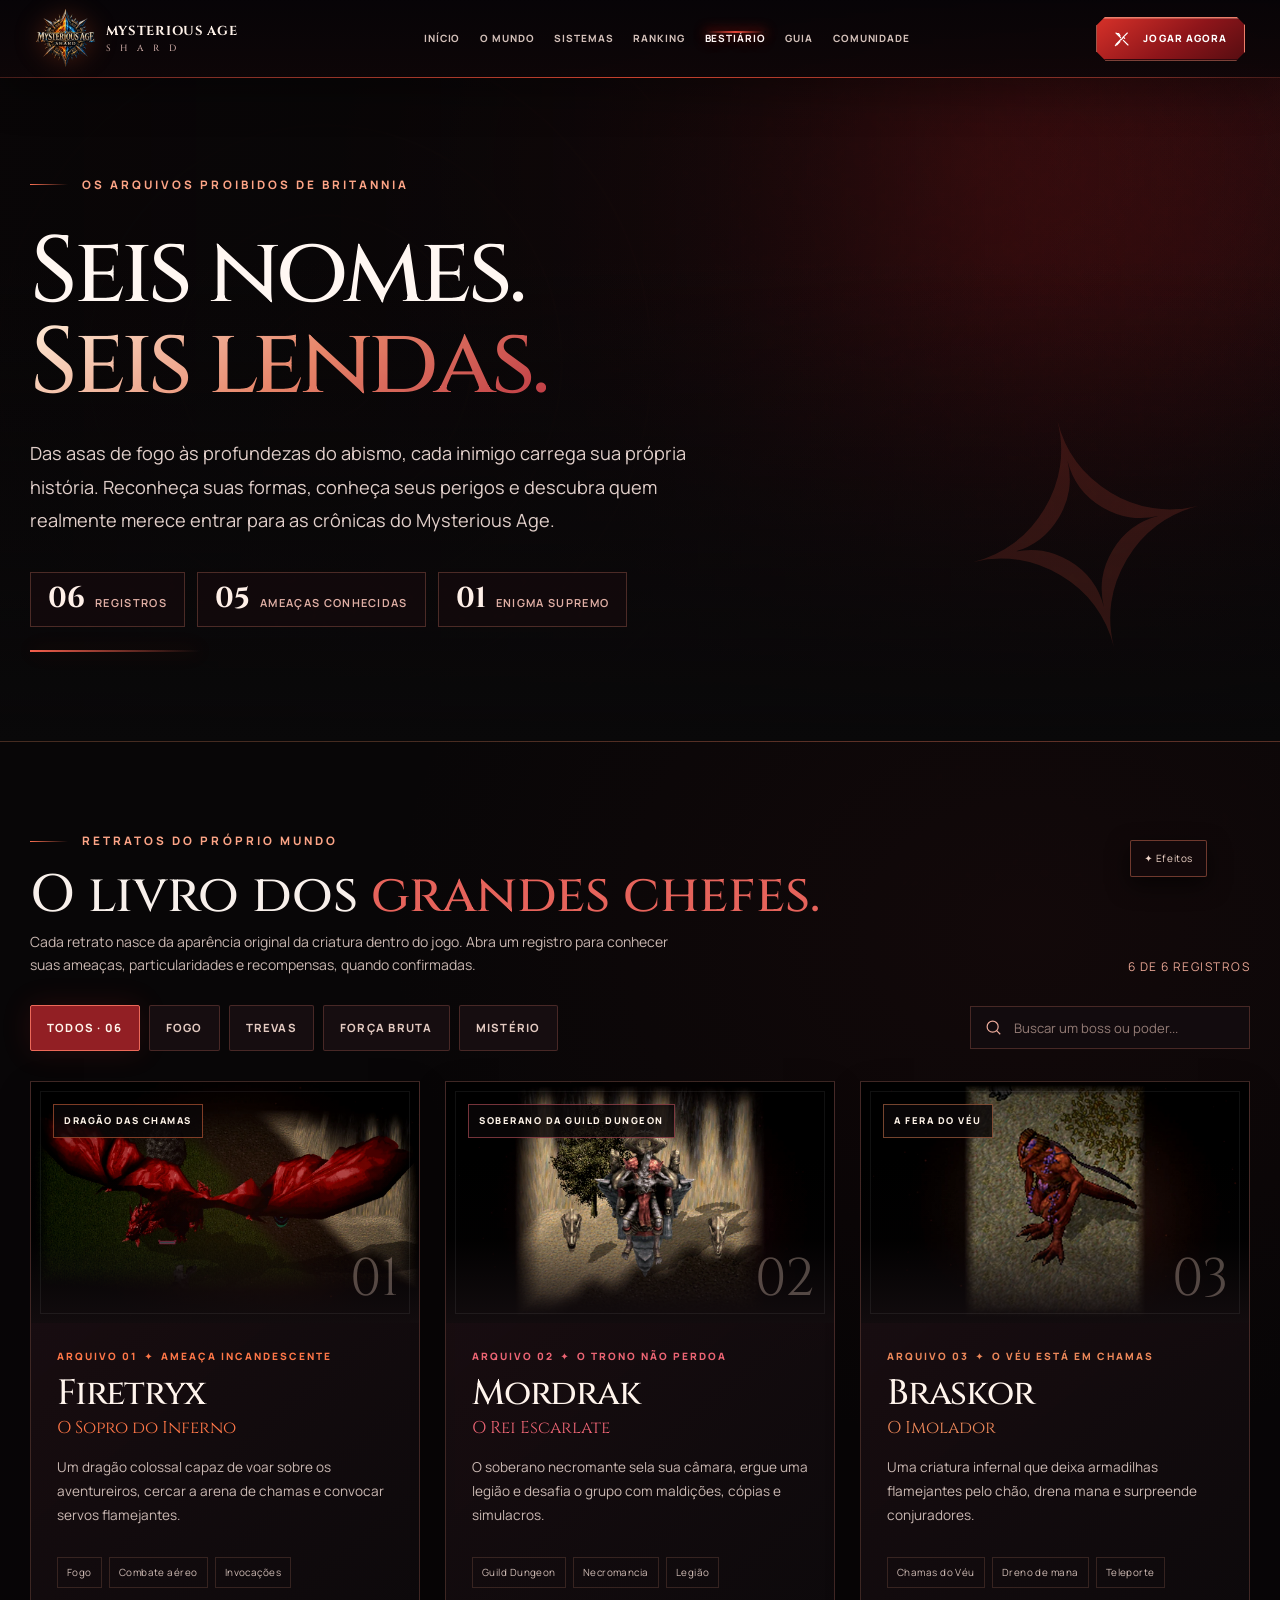
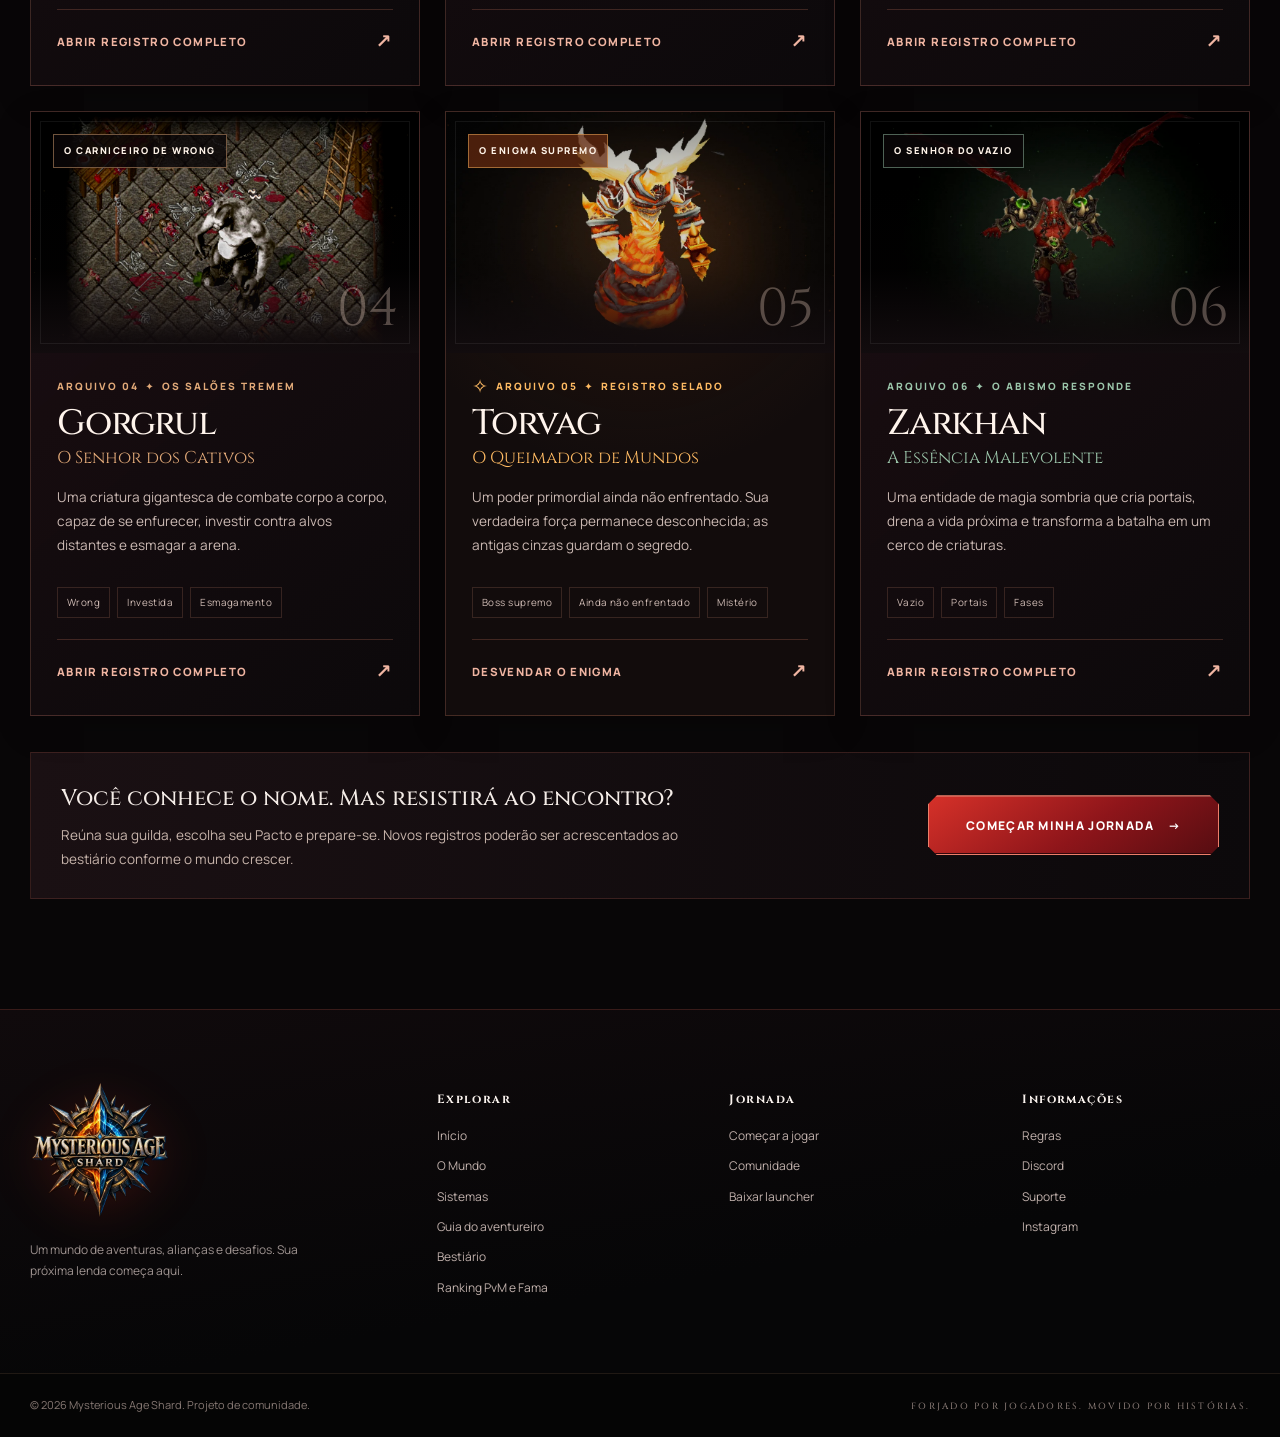
<file: bestiario.html>
<!DOCTYPE html>
<!DOCTYPE html>

<!DOCTYPE html>

<html lang="pt-BR"><head><meta charset="utf-8"/><meta content="width=device-width,initial-scale=1" name="viewport"/><meta content="#090405" name="theme-color"/><meta content="Conheça Firetryx, Mordrak, Braskor, Gorgrul, Torvag e Zarkhan no Bestiário do Mysterious Age. Imagens reais, habilidades e mistérios." name="description"/><meta content="website" property="og:type"/><meta content="Bestiário — Mysterious Age Shard" property="og:title"/><meta content="assets/img/logo.webp" property="og:image"/><link href="assets/img/favicon.png" rel="icon" type="image/png"/><link href="assets/styles.css" rel="stylesheet"/><title>Bestiário dos Seis Bosses | Mysterious Age Shard</title><link href="assets/legendary.css" rel="stylesheet"/><link href="assets/ascension.css" rel="stylesheet"/><meta content="dark" name="color-scheme"/><style id="codex-v5-style">
/* MYSTERIOUS AGE — CÓDICE DOS SEIS | estilos isolados nesta página */
body.codex-page{--codex-ink:#f8eeea;--codex-muted:#ccbcb6;--codex-edge:rgba(222,117,91,.26);background:#080607}
.codex-page *, .codex-page *::before,.codex-page *::after{box-sizing:border-box}
.codex-page .page-hero{overflow:hidden;position:relative;height:auto;min-height:clamp(570px,47vw,700px);display:block;padding:clamp(138px,12vw,180px) 0 clamp(82px,7vw,110px);background:radial-gradient(ellipse 65% 70% at 76% 22%,rgba(139,28,25,.35),transparent 76%),linear-gradient(125deg,#080506 22%,#16090e 60%,#090608 100%)}
.codex-page .page-hero::before{content:"";position:absolute;right:-4vw;top:5%;width:min(55vw,650px);aspect-ratio:1;background:repeating-radial-gradient(circle,transparent 0 55px,rgba(238,106,63,.065) 56px 57px,transparent 58px 90px);opacity:.55;pointer-events:none}
.codex-page .page-hero .container{position:relative;z-index:1}
.codex-page .codex-kicker{font-size:.73rem;color:#fca486;font-weight:750;letter-spacing:.26em;text-transform:uppercase;display:flex;align-items:center;gap:14px}
.codex-page .codex-kicker::before{content:"";width:38px;height:1px;background:linear-gradient(90deg,#fb6f51,transparent)}
.codex-page .page-hero h1{font-family:var(--display,Georgia,serif);font-weight:500;max-width:950px;font-size:clamp(3.4rem,7.3vw,7.5rem);line-height:.98;letter-spacing:-.045em;text-wrap:balance;margin:32px 0 26px}
.codex-page .page-hero h1 em{font-weight:500;font-style:normal;background:linear-gradient(145deg,#fff3df,#e78569 52%,#bb3340 100%);-webkit-background-clip:text;background-clip:text;color:transparent}
.codex-page .page-hero .codex-intro{max-width:660px;font-size:clamp(.99rem,1.42vw,1.16rem);line-height:1.85;color:#e0cec9}
.codex-hero-mark{position:absolute;right:max(5vw,48px);bottom:45px;opacity:.18;line-height:1;font-family:Georgia,serif;font-size:clamp(9rem,24vw,27rem);color:#d14e3c;pointer-events:none;font-weight:400;transform:rotate(-14deg)}
.codex-stats{margin-top:34px;display:flex;gap:12px;flex-wrap:wrap;align-items:center}
.codex-stat{display:inline-flex;align-items:baseline;gap:10px;padding:12px 17px;border:1px solid rgba(234,132,112,.27);background:rgba(21,10,13,.68)}
.codex-stat strong{color:#fff0e8;font-family:var(--display,Georgia,serif);font-size:1.8rem;line-height:1}
.codex-stat span{font-size:.69rem;letter-spacing:.12em;font-weight:650;color:#e0afa5;text-transform:uppercase}
.codex-stage{background:radial-gradient(ellipse 50% 28% at 80% 10%,rgba(111,32,32,.1),transparent),#080607;padding:clamp(64px,7vw,105px) 0 110px;position:relative}
.codex-stage .container{max-width:1400px}
.codex-section-head{display:grid;grid-template-columns:1fr auto;align-items:end;gap:32px;margin-bottom:28px}
.codex-section-head h2{margin:16px 0 7px;color:#f8f0eb;font-family:var(--display,Georgia,serif);font-size:clamp(2.25rem,4.1vw,3.95rem);font-weight:500;line-height:1.05}
.codex-section-head h2 em{color:#e6635b;font-style:normal}
.codex-section-head p{margin:0;max-width:640px;line-height:1.7;color:#c8b6b0}
.codex-section-note{font-size:.75rem;letter-spacing:.12em;color:#e9a694;text-transform:uppercase;white-space:nowrap}
.codex-toolbar{display:flex;justify-content:space-between;gap:18px;align-items:center;margin-bottom:30px;flex-wrap:wrap}
.codex-filters{display:flex;flex-wrap:wrap;gap:9px}
.codex-filter{border:1px solid rgba(207,116,96,.27);color:#e3cac1;background:#160d10;padding:12px 16px;border-radius:2px;font-size:.71rem;text-transform:uppercase;letter-spacing:.11em;font-weight:750;cursor:pointer;transition:.22s}
.codex-filter:hover,.codex-filter:focus-visible{border-color:#e98169;color:#fff;background:#2d1318;outline:none}
.codex-filter[aria-pressed="true"]{background:#921f24;color:#fff5eb;border-color:#ed6959;box-shadow:0 0 30px rgba(212,47,42,.14)}
.codex-search{display:flex;align-items:center;gap:12px;min-width:min(100%,280px);padding:0 14px;min-height:43px;border:1px solid rgba(207,116,96,.28);background:#120b0e;color:#edab9c}
.codex-search svg{width:17px;height:17px;flex-shrink:0;fill:none;stroke:currentColor;stroke-width:1.7}
.codex-search input{min-width:0;width:100%;background:transparent;border:0;outline:0;padding:10px 0;font:400 .82rem var(--body,Arial,sans-serif);color:#fff}
.codex-search:focus-within{border-color:#e98169}
.codex-search input::placeholder{color:#947c76}
.codex-grid{display:grid;grid-template-columns:repeat(3,minmax(0,1fr));gap:25px;align-items:stretch}
.codex-card{--sig:#e86e58;position:relative;display:flex;flex-direction:column;min-width:0;overflow:hidden;background:linear-gradient(140deg,rgba(29,15,19,.9),rgba(12,9,11,.98));border:1px solid rgba(214,133,113,.23);box-shadow:0 12px 35px rgba(0,0,0,.15);transition:transform .35s ease,border-color .35s ease,box-shadow .35s ease}
.codex-card::after{content:"";position:absolute;left:0;bottom:0;width:0;height:2px;background:var(--sig);transition:width .35s ease}
.codex-card:hover{transform:translateY(-5px);border-color:var(--sig);box-shadow:0 18px 46px rgba(0,0,0,.35),0 0 28px color-mix(in srgb,var(--sig) 12%,transparent)}
.codex-card:hover::after{width:100%}
.codex-card[hidden]{display:none!important}
.codex-poster{display:block;position:relative;overflow:hidden;border:0;padding:0;width:100%;background:#100b0c;cursor:pointer;aspect-ratio:1.61}
.codex-poster::before{content:"";position:absolute;z-index:1;inset:0;background:linear-gradient(180deg,rgba(0,0,0,.26),transparent 31%,rgba(12,7,9,.12) 65%,#120c0e 100%);pointer-events:none}
.codex-poster::after{content:"";position:absolute;z-index:2;inset:9px;border:1px solid rgba(255,255,255,.065);pointer-events:none}
.codex-poster img{display:block;width:100%;height:100%;object-fit:cover;transition:transform .7s cubic-bezier(.2,.7,.2,1),filter .7s;filter:brightness(.96) contrast(1.09)}
.codex-card:hover .codex-poster img{transform:scale(1.075);filter:brightness(1.13) contrast(1.06)}
.codex-portrait-tag{position:absolute;z-index:3;top:22px;left:22px;padding:8px 10px;background:rgba(10,7,8,.82);border:1px solid color-mix(in srgb,var(--sig) 48%,transparent);color:#fff4e9;font-size:.59rem;letter-spacing:.16em;text-transform:uppercase;font-weight:800;pointer-events:none}
.codex-portrait-number{position:absolute;bottom:17px;right:20px;z-index:3;color:rgba(255,225,207,.3);font-family:var(--display,Georgia,serif);font-size:3.3rem;line-height:1;pointer-events:none}
.codex-card-info{flex:1;display:flex;flex-direction:column;padding:25px 26px 27px;gap:0}
.codex-meta{margin:0 0 9px;display:flex;gap:6px;flex-wrap:wrap;align-items:center;color:var(--sig);font-size:.63rem;letter-spacing:.2em;font-weight:850;text-transform:uppercase}
.codex-card h3{font-family:var(--display,Georgia,serif);font-size:clamp(1.95rem,2.75vw,2.65rem);line-height:1.12;letter-spacing:-.035em;color:#fff4ec;font-weight:500;margin:0 0 3px}
.codex-title{font-family:var(--display,Georgia,serif);font-size:1.07rem;line-height:1.35;color:var(--sig);margin:0 0 17px}
.codex-short{font-size:.85rem;line-height:1.74;color:#cbb9b3;min-height:83px;margin:0 0 18px}
.codex-tags{display:flex;gap:7px;flex-wrap:wrap;margin-bottom:21px}
.codex-tag{padding:6px 9px;border:1px solid rgba(206,134,113,.2);color:#cfbbb4;font-size:.62rem;letter-spacing:.045em}
.codex-open{margin-top:auto;display:flex;align-items:center;justify-content:space-between;gap:12px;text-align:left;width:100%;padding:15px 0 0;background:transparent;border:0;border-top:1px solid rgba(202,119,96,.25);color:#f0b5a2;text-transform:uppercase;letter-spacing:.12em;font-weight:800;font-size:.71rem;cursor:pointer}
.codex-open span:last-child{font-size:1.2rem;transition:transform .25s}
.codex-open:hover span:last-child{transform:translate(4px,-3px)}
.codex-open:focus-visible,.codex-poster:focus-visible{outline:2px solid var(--sig);outline-offset:-2px}
.codex-card--sealed{background:radial-gradient(ellipse 70% 50% at 50% 10%,rgba(124,61,15,.2),transparent),#120c0c}
.codex-card--sealed .codex-poster img{filter:brightness(.88) saturate(1.13)}
.codex-card--sealed .codex-portrait-tag{background:rgba(106,44,16,.7)}
.codex-card--sealed .codex-meta::before{content:'✧';font-size:1.2rem;line-height:.7}
.codex-empty{margin-top:15px;padding:32px;text-align:center;border:1px dashed #633831;color:#d7b3a7}
.codex-after{margin-top:36px;display:flex;align-items:center;justify-content:space-between;gap:24px;padding:26px 30px;border:1px solid #6e3a326b;background:linear-gradient(90deg,#1a1013,#0c090b)}
.codex-after p{margin:6px 0 0;font-size:.85rem;line-height:1.8;color:#c7b4ab;max-width:620px}
.codex-after strong{font-family:var(--display,Georgia,serif);font-size:1.4rem;color:#f4ece7;font-weight:500}
.codex-after .btn{flex-shrink:0}
/* Ficha especial */
.codex-dialog{--sig:#f48f71;position:fixed;inset:0;margin:auto;max-width:min(1080px,calc(100vw - 40px));width:100%;max-height:min(90dvh,920px);padding:0;border:1px solid rgba(244,142,113,.58);background:#10090c;color:#f7eee9;box-shadow:0 32px 120px #000;overflow:auto;animation:codexEnter .26s ease}
.codex-dialog::backdrop{background:rgba(2,1,3,.91);backdrop-filter:blur(7px)}
.codex-dialog-close{position:sticky;top:14px;left:calc(100% - 60px);display:flex;align-items:center;justify-content:center;width:40px;height:40px;margin:14px 14px -54px auto;z-index:50;border:1px solid rgba(255,195,168,.38);background:rgba(20,8,11,.95);color:#ffe9dc;font-size:1.5rem;cursor:pointer}
.codex-dialog-close:focus-visible{outline:2px solid #ff916e}
.codex-dialog-layout{display:grid;grid-template-columns:minmax(250px,.85fr) minmax(0,1.15fr);min-height:570px}
.codex-dialog-art{position:sticky;top:0;align-self:start;min-height:min(87dvh,710px);background:#100909;overflow:hidden;display:flex;align-items:center;justify-content:center}
.codex-dialog-art img{width:100%;height:100%;min-height:min(87dvh,710px);object-fit:cover;position:absolute;inset:0}
.codex-dialog-art::after{content:"";position:absolute;inset:0;background:linear-gradient(180deg,rgba(3,1,2,.06),rgba(15,7,11,.1) 70%,rgba(15,7,11,.72))}
.codex-dialog-number{position:absolute;z-index:2;left:25px;bottom:20px;font-size:5rem;font-family:var(--display,Georgia,serif);color:rgba(251,199,174,.33);line-height:1}
.codex-dialog-copy{padding:58px clamp(22px,4vw,54px) 45px;min-width:0}
.codex-dialog-copy .codex-meta{margin-bottom:12px}
.codex-dialog-copy h2{font-family:var(--display,Georgia,serif);font-size:clamp(2.5rem,4.4vw,4.5rem);font-weight:500;margin:0 0 4px;line-height:1.05;color:#fff7ef}
.codex-dialog-copy .codex-title{font-size:1.35rem;margin-bottom:19px}
.codex-dialog-lead{color:#f3c8b4;font-family:var(--display,Georgia,serif);font-size:clamp(1.12rem,2vw,1.4rem);line-height:1.5;margin:0 0 16px}
.codex-dialog-story{font-size:.88rem;line-height:1.9;color:#d9c6bf;margin:0 0 24px}
.codex-dialog-section{border-top:1px solid rgba(231,133,104,.26);padding-top:22px;margin-top:22px}
.codex-dialog-section h3{margin:0 0 16px;font-family:var(--display,Georgia,serif);font-size:1.5rem;line-height:1.25;font-weight:500;color:#ffefe5}
.codex-ability{padding:0 0 14px;margin:0 0 14px;border-bottom:1px solid rgba(255,255,255,.06)}
.codex-ability:last-child{border-bottom:0;margin-bottom:0;padding-bottom:0}
.codex-ability strong{font-size:.86rem;color:#f5a68e;display:block;line-height:1.4;margin-bottom:5px}
.codex-ability p,.codex-dialog-section p{margin:0;color:#cdbbb3;line-height:1.75;font-size:.85rem}
.codex-reward-list{margin:0;padding-left:19px;color:#cab7b0;font-size:.85rem;line-height:1.8}
.codex-reward-list li{margin-bottom:9px}
.codex-tip{padding:16px 18px;border-left:2px solid #d3664a;background:rgba(198,70,52,.07);font-size:.86rem;line-height:1.85;color:#edc0b0}
.codex-back{display:inline-flex;margin-top:24px;color:#f1a38d;text-decoration:none;font-weight:750;font-size:.76rem;letter-spacing:.1em;text-transform:uppercase}
@keyframes codexEnter{from{opacity:0;transform:translateY(14px) scale(.99)}to{opacity:1;transform:none}}
@media (max-width:1100px){.codex-grid{grid-template-columns:repeat(2,minmax(0,1fr))}.codex-dialog-layout{grid-template-columns:.75fr 1.25fr}}
@media(max-width:740px){.codex-page .page-hero{min-height:0;padding:132px 0 62px}.codex-page .page-hero h1{font-size:clamp(2.85rem,11vw,4.5rem)}.codex-section-head{display:block}.codex-section-note{white-space:normal;margin-top:15px}.codex-grid{grid-template-columns:1fr;gap:19px}.codex-card-info{padding:22px 22px 25px}.codex-short{min-height:0}.codex-toolbar,.codex-filters{width:100%}.codex-search{width:100%}.codex-after{flex-direction:column;align-items:stretch}.codex-after .btn{text-align:center;justify-content:center}.codex-dialog{max-width:calc(100vw - 16px);max-height:95dvh}.codex-dialog-layout{display:block}.codex-dialog-art{position:relative;top:auto;min-height:220px;height:220px}.codex-dialog-art img{min-height:0}.codex-dialog-number{font-size:3rem}.codex-dialog-copy{padding:30px 23px 42px}.codex-dialog-close{top:8px;margin:8px 8px -48px auto}.codex-dialog-copy h2{font-size:2.8rem}}
@media (max-width:370px){.codex-filter{padding:10px 11px;letter-spacing:.06em}.codex-portrait-tag{left:14px;top:15px}.codex-card h3{font-size:2.2rem}}
@media (prefers-reduced-motion:reduce){.codex-card,.codex-poster img,.codex-card::after,.codex-dialog,.codex-open span{animation:none!important;transition:none!important}}
</style></head><body class="edition-ascension codex-page"><div aria-hidden="true" class="reading-progress" id="reading-progress"></div><svg style="display:none" xmlns="http://www.w3.org/2000/svg">
<symbol id="arrow" viewbox="0 0 24 24"><path d="M4 12h16m-7-7 7 7-7 7"></path></symbol>
<symbol id="download" viewbox="0 0 24 24"><path d="M12 3v12m-5-5 5 5 5-5M3 17v4h18v-4"></path></symbol>
<symbol id="swords" viewbox="0 0 24 24"><path d="m3 3 7 7m4 4 7 7M11 13l2-2m-9 10 5-5M4 4l3 0 2 3m11-4-7 7m-2 2-8 8m11-11 2 2m-12 9-2 2"></path></symbol>
<symbol id="shield" viewbox="0 0 24 24"><path d="M12 2 4 5v6c0 5.8 4.1 9.4 8 11 3.9-1.6 8-5.2 8-11V5zM12 7v10M8 12h8"></path></symbol>
<symbol id="castle" viewbox="0 0 24 24"><path d="M3 22V7h4V3h4v4h2V3h4v4h4v15H3Zm4 0v-7h10v7M3 11h18M12 15v7"></path></symbol>
<symbol id="flame" viewbox="0 0 24 24"><path d="M12 22c4.6 0 7-3.5 7-7 0-2.9-1.9-5.4-4-7-.1 3.2-2.4 4.5-3 4-2.9-2-1.4-5.9-1-9C6.5 6.1 5 10.3 5 14.5 5 19 8 22 12 22Zm0 0c-2.1 0-3-1.4-3-3.2 0-1.4 1.4-2.4 2.4-3.4.2 1.9 2.6 2.8 2.6 4.5 0 1.1-.8 2.1-2 2.1Z"></path></symbol>
<symbol id="users" viewbox="0 0 24 24"><circle cx="9" cy="8" r="4"></circle><path d="M2 21v-2a7 7 0 0 1 14 0v2zm14-16a4 4 0 0 1 0 7m2 2a6 6 0 0 1 4 6v1"></path></symbol>
<symbol id="book" viewbox="0 0 24 24"><path d="M12 21c-3-2.5-6.6-3-10-2V4c3.5-1 7-.5 10 2 3-2.5 6.5-3 10-2v15c-3.4-1-7-.5-10 2Zm0-15v15"></path></symbol>
<symbol id="compass" viewbox="0 0 24 24"><circle cx="12" cy="12" r="10"></circle><path d="m15.5 8.5-2 5-5 2 2-5 5-2Z"></path></symbol>
<symbol id="crown" viewbox="0 0 24 24"><path d="m2 8 5 4 5-8 5 8 5-4-3 12H5L2 8Zm4 8h12"></path></symbol>
<symbol id="menu" viewbox="0 0 24 24"><path d="M4 6h16M4 12h16M4 18h16"></path></symbol>
<symbol id="close" viewbox="0 0 24 24"><path d="M5 5 19 19M19 5 5 19"></path></symbol>
<symbol id="chevron" viewbox="0 0 24 24"><path d="m9 18 6-6-6-6"></path></symbol>
<symbol id="spark" viewbox="0 0 24 24"><path d="m12 2 2.5 7.5L22 12l-7.5 2.5L12 22l-2.5-7.5L2 12l7.5-2.5L12 2Z"></path></symbol>
<symbol id="discord" viewbox="0 0 24 24"><path d="M7 5c3.5-1.5 6.5-1.5 10 0l2.5 2c1.7 3.3 2.3 6.7 2 10.5-2 1.7-4 2.6-6 3l-.8-1.8M7 5 4.5 7C2.8 10.3 2.2 13.7 2.5 17.5c2 1.7 4 2.6 6 3l.8-1.8M8 17a16 16 0 0 0 8 0M8 12h.01M16 12h.01"></path></symbol>
<symbol id="search" viewbox="0 0 24 24"><circle cx="10.8" cy="10.8" r="7.8"></circle><path d="m16.5 16.5 5 5"></path></symbol>
<symbol id="scroll" viewbox="0 0 24 24"><path d="M6 3h13v15a3 3 0 0 1-3 3H5a3 3 0 0 1-3-3c0-1.5 1-3 3-3h11M6 3a3 3 0 0 0-3 3v9M6 7h9M6 11h7"></path></symbol>
<symbol id="settings" viewbox="0 0 24 24"><path d="m12 2 2.2 2.9 3.6-.3.9 3.5 3.3 1.5-1.2 3.5 1.2 3.4-3.3 1.4-.9 3.5-3.6-.2L12 24l-2.2-2.8-3.6.2-.9-3.5L2 16.5l1.2-3.4L2 9.6l3.3-1.5.9-3.5 3.6.3L12 2Z"></path><circle cx="12" cy="13" r="3"></circle></symbol>
<symbol id="star" viewbox="0 0 24 24"><path d="m12 2 2.8 6.5 7.2.6-5.5 4.8 1.7 7.1-6.2-3.7-6.2 3.7 1.7-7.1L2 9.1l7.2-.6z"></path></symbol>
<symbol id="heart" viewbox="0 0 24 24"><path d="M12 21S2 15 2 8a5 5 0 0 1 10-1 5 5 0 0 1 10 1c0 7-10 13-10 13Z"></path></symbol>
</svg>
<a class="skip" href="#conteudo">Pular para o conteúdo</a><div aria-hidden="true" class="ambient"></div>
<header class="site-header"><div class="header-inner"><a aria-label="Mysterious Age Shard — início" class="brand" href="index.html"><img alt="Brasão do Mysterious Age Shard" src="assets/img/logo-small.webp"/><span class="brand-type">MYSTERIOUS AGE<span>S H A R D</span></span></a>
<nav aria-label="Navegação principal" class="nav" id="main-nav"><a class="" data-page="index" href="index.html">Início</a><a class="" data-page="mundo" href="mundo.html">O Mundo</a><a class="" data-page="sistemas" href="sistemas.html">Sistemas</a><a aria-current="page" class="active" data-page="bestiario" href="bestiario.html">Bestiário</a><a data-page="guia" href="guia.html">Guia</a><a class="" data-page="comunidade" href="comunidade.html">Comunidade</a></nav>
<div class="header-actions"><a class="btn" href="jogar.html"><svg aria-hidden="true" class="" style="fill:none;stroke:currentColor;stroke-width:1.7;stroke-linecap:round;stroke-linejoin:round" viewbox="0 0 24 24"><use href="#swords"></use></svg><span>Jogar agora</span></a><button aria-controls="main-nav" aria-expanded="false" aria-label="Abrir menu" class="icon-button menu-trigger" id="menu-trigger" type="button"><svg aria-hidden="true" class="" style="fill:none;stroke:currentColor;stroke-width:1.7;stroke-linecap:round;stroke-linejoin:round" viewbox="0 0 24 24"><use href="#menu"></use></svg></button></div></div></header><main id="conteudo"><section class="page-hero" id="topo"><div aria-hidden="true" class="codex-hero-mark">✧</div><div class="container"><p class="codex-kicker">Os arquivos proibidos de Britannia</p><h1>Seis nomes.<br/><em>Seis lendas.</em></h1><p class="codex-intro">Das asas de fogo às profundezas do abismo, cada inimigo carrega sua própria história. Reconheça suas formas, conheça seus perigos e descubra quem realmente merece entrar para as crônicas do Mysterious Age.</p><div class="codex-stats"><div class="codex-stat"><strong>06</strong><span>Registros</span></div><div class="codex-stat"><strong>05</strong><span>Ameaças conhecidas</span></div><div class="codex-stat"><strong>01</strong><span>Enigma supremo</span></div></div></div></section><section class="codex-stage" id="registros"><div class="container"><div class="codex-section-head"><div><div class="codex-kicker">Retratos do próprio mundo</div><h2>O livro dos <em>grandes chefes.</em></h2><p>Cada retrato nasce da aparência original da criatura dentro do jogo. Abra um registro para conhecer suas ameaças, particularidades e recompensas, quando confirmadas.</p></div><span class="codex-section-note" id="codex-count" role="status">6 de 6 registros</span></div><div class="codex-toolbar"><div aria-label="Filtrar bosses" class="codex-filters" role="group"><button aria-pressed="true" class="codex-filter" data-filter="all" type="button">Todos · 06</button><button aria-pressed="false" class="codex-filter" data-filter="fogo" type="button">Fogo</button><button aria-pressed="false" class="codex-filter" data-filter="trevas" type="button">Trevas</button><button aria-pressed="false" class="codex-filter" data-filter="brutal" type="button">Força bruta</button><button aria-pressed="false" class="codex-filter" data-filter="misterio" type="button">Mistério</button></div><label class="codex-search"><svg aria-hidden="true" viewbox="0 0 24 24"><circle cx="10.8" cy="10.8" r="7.8"></circle><path d="m16.5 16.5 5 5"></path></svg><input aria-label="Buscar nos seis bosses" autocomplete="off" id="codex-search" placeholder="Buscar um boss ou poder..." type="search"/></label></div><div class="codex-grid" id="codex-grid"><article class="codex-card" data-affinity="fogo" data-id="firetryx" data-search="firetryx o sopro do inferno dragão das chamas um dragão colossal capaz de voar sobre os aventureiros, cercar a arena de chamas e convocar servos flamejantes. fogo combate aéreo invocações" id="firetryx" style="--sig:#ff7748">
<button aria-label="Ver ficha de Firetryx" class="codex-poster" data-open-boss="firetryx" type="button"><img alt="Aparência de Firetryx baseada na imagem original do shard" decoding="async" loading="lazy" src="assets/img/bestiario/firetryx.webp"/><span aria-hidden="true" class="codex-portrait-number">01</span></button>
<span class="codex-portrait-tag">Dragão das Chamas</span>
<div class="codex-card-info"><p class="codex-meta">Arquivo 01 <span aria-hidden="true">✦</span> AMEAÇA INCANDESCENTE</p><h3>Firetryx</h3><p class="codex-title">O Sopro do Inferno</p><p class="codex-short">Um dragão colossal capaz de voar sobre os aventureiros, cercar a arena de chamas e convocar servos flamejantes.</p><div class="codex-tags"><span class="codex-tag">Fogo</span><span class="codex-tag">Combate aéreo</span><span class="codex-tag">Invocações</span></div><button class="codex-open" data-open-boss="firetryx" type="button"><span>Abrir registro completo</span><span aria-hidden="true">↗</span></button></div></article><article class="codex-card" data-affinity="trevas" data-id="mordrak" data-search="mordrak o rei escarlate soberano da guild dungeon o soberano necromante sela sua câmara, ergue uma legião e desafia o grupo com maldições, cópias e simulacros. guild dungeon necromancia legião" id="mordrak" style="--sig:#ed6574">
<button aria-label="Ver ficha de Mordrak" class="codex-poster" data-open-boss="mordrak" type="button"><img alt="Aparência de Mordrak baseada na imagem original do shard" decoding="async" loading="lazy" src="assets/img/bestiario/mordrak.webp"/><span aria-hidden="true" class="codex-portrait-number">02</span></button>
<span class="codex-portrait-tag">Soberano da Guild Dungeon</span>
<div class="codex-card-info"><p class="codex-meta">Arquivo 02 <span aria-hidden="true">✦</span> O TRONO NÃO PERDOA</p><h3>Mordrak</h3><p class="codex-title">O Rei Escarlate</p><p class="codex-short">O soberano necromante sela sua câmara, ergue uma legião e desafia o grupo com maldições, cópias e simulacros.</p><div class="codex-tags"><span class="codex-tag">Guild Dungeon</span><span class="codex-tag">Necromancia</span><span class="codex-tag">Legião</span></div><button class="codex-open" data-open-boss="mordrak" type="button"><span>Abrir registro completo</span><span aria-hidden="true">↗</span></button></div></article><article class="codex-card" data-affinity="fogo" data-id="braskor" data-search="braskor o imolador a fera do véu uma criatura infernal que deixa armadilhas flamejantes pelo chão, drena mana e surpreende conjuradores. chamas do véu dreno de mana teleporte" id="braskor" style="--sig:#ed885a">
<button aria-label="Ver ficha de Braskor" class="codex-poster" data-open-boss="braskor" type="button"><img alt="Aparência de Braskor baseada na imagem original do shard" decoding="async" loading="lazy" src="assets/img/bestiario/braskor.webp"/><span aria-hidden="true" class="codex-portrait-number">03</span></button>
<span class="codex-portrait-tag">A Fera do Véu</span>
<div class="codex-card-info"><p class="codex-meta">Arquivo 03 <span aria-hidden="true">✦</span> O VÉU ESTÁ EM CHAMAS</p><h3>Braskor</h3><p class="codex-title">O Imolador</p><p class="codex-short">Uma criatura infernal que deixa armadilhas flamejantes pelo chão, drena mana e surpreende conjuradores.</p><div class="codex-tags"><span class="codex-tag">Chamas do Véu</span><span class="codex-tag">Dreno de mana</span><span class="codex-tag">Teleporte</span></div><button class="codex-open" data-open-boss="braskor" type="button"><span>Abrir registro completo</span><span aria-hidden="true">↗</span></button></div></article><article class="codex-card" data-affinity="brutal" data-id="gorgrul" data-search="gorgrul o senhor dos cativos o carniceiro de wrong uma criatura gigantesca de combate corpo a corpo, capaz de se enfurecer, investir contra alvos distantes e esmagar a arena. wrong investida esmagamento" id="gorgrul" style="--sig:#e2aa79">
<button aria-label="Ver ficha de Gorgrul" class="codex-poster" data-open-boss="gorgrul" type="button"><img alt="Aparência de Gorgrul baseada na imagem original do shard" decoding="async" loading="lazy" src="assets/img/bestiario/gorgrul.webp"/><span aria-hidden="true" class="codex-portrait-number">04</span></button>
<span class="codex-portrait-tag">O Carniceiro de Wrong</span>
<div class="codex-card-info"><p class="codex-meta">Arquivo 04 <span aria-hidden="true">✦</span> OS SALÕES TREMEM</p><h3>Gorgrul</h3><p class="codex-title">O Senhor dos Cativos</p><p class="codex-short">Uma criatura gigantesca de combate corpo a corpo, capaz de se enfurecer, investir contra alvos distantes e esmagar a arena.</p><div class="codex-tags"><span class="codex-tag">Wrong</span><span class="codex-tag">Investida</span><span class="codex-tag">Esmagamento</span></div><button class="codex-open" data-open-boss="gorgrul" type="button"><span>Abrir registro completo</span><span aria-hidden="true">↗</span></button></div></article><article class="codex-card codex-card--sealed" data-affinity="misterio" data-id="torvag" data-search="torvag o queimador de mundos o enigma supremo um poder primordial ainda não enfrentado. sua verdadeira força permanece desconhecida; as antigas cinzas guardam o segredo. boss supremo ainda não enfrentado mistério" id="torvag" style="--sig:#ffbb63">
<button aria-label="Ver ficha de Torvag" class="codex-poster" data-open-boss="torvag" type="button"><img alt="Aparência de Torvag baseada na imagem original do shard" decoding="async" loading="lazy" src="assets/img/bestiario/torvag.webp"/><span aria-hidden="true" class="codex-portrait-number">05</span></button>
<span class="codex-portrait-tag">O Enigma Supremo</span>
<div class="codex-card-info"><p class="codex-meta">Arquivo 05 <span aria-hidden="true">✦</span> REGISTRO SELADO</p><h3>Torvag</h3><p class="codex-title">O Queimador de Mundos</p><p class="codex-short">Um poder primordial ainda não enfrentado. Sua verdadeira força permanece desconhecida; as antigas cinzas guardam o segredo.</p><div class="codex-tags"><span class="codex-tag">Boss supremo</span><span class="codex-tag">Ainda não enfrentado</span><span class="codex-tag">Mistério</span></div><button class="codex-open" data-open-boss="torvag" type="button"><span>Desvendar o enigma</span><span aria-hidden="true">↗</span></button></div></article><article class="codex-card" data-affinity="trevas" data-id="zarkhan" data-search="zarkhan a essência malevolente o senhor do vazio uma entidade de magia sombria que cria portais, drena a vida próxima e transforma a batalha em um cerco de criaturas. vazio portais fases" id="zarkhan" style="--sig:#9cc6ab">
<button aria-label="Ver ficha de Zarkhan" class="codex-poster" data-open-boss="zarkhan" type="button"><img alt="Aparência de Zarkhan baseada na imagem original do shard" decoding="async" loading="lazy" src="assets/img/bestiario/zarkhan.webp"/><span aria-hidden="true" class="codex-portrait-number">06</span></button>
<span class="codex-portrait-tag">O Senhor do Vazio</span>
<div class="codex-card-info"><p class="codex-meta">Arquivo 06 <span aria-hidden="true">✦</span> O ABISMO RESPONDE</p><h3>Zarkhan</h3><p class="codex-title">A Essência Malevolente</p><p class="codex-short">Uma entidade de magia sombria que cria portais, drena a vida próxima e transforma a batalha em um cerco de criaturas.</p><div class="codex-tags"><span class="codex-tag">Vazio</span><span class="codex-tag">Portais</span><span class="codex-tag">Fases</span></div><button class="codex-open" data-open-boss="zarkhan" type="button"><span>Abrir registro completo</span><span aria-hidden="true">↗</span></button></div></article></div><p class="codex-empty" hidden="" id="codex-empty">Nenhum registro encontrado. Tente outro nome ou categoria.</p><div class="codex-after"><div><strong>Você conhece o nome. Mas resistirá ao encontro?</strong><p>Reúna sua guilda, escolha seu Pacto e prepare-se. Novos registros poderão ser acrescentados ao bestiário conforme o mundo crescer.</p></div><a class="btn btn-large" href="jogar.html">Começar minha jornada <span aria-hidden="true">→</span></a></div></div></section></main>
<dialog aria-labelledby="codex-dialog-title" class="codex-dialog" id="codex-dialog"><button aria-label="Fechar registro" class="codex-dialog-close" type="button">×</button><div id="codex-dialog-content"></div></dialog><template id="codex-template-firetryx"><div class="codex-dialog-layout" style="--sig:#ff7748"><div class="codex-dialog-art"><img alt="Retrato de Firetryx" src="assets/img/bestiario/firetryx.webp"/><span class="codex-dialog-number">01</span></div><div class="codex-dialog-copy"><p class="codex-meta">REGISTRO 01 <span aria-hidden="true">✦</span> Dragão das Chamas</p><h2 id="codex-dialog-title">Firetryx</h2><p class="codex-title">O Sopro do Inferno</p><p class="codex-dialog-lead">As asas vermelhas anunciam a chegada do inferno. O céu arde; o chão se torna uma prisão.</p><p class="codex-dialog-story">Firetryx domina o combate com sopros flamejantes e ataques que transformam a arena em terreno hostil. Sua presença exige atenção ao chão, aos aliados e ao próprio posicionamento.</p><div class="codex-dialog-section"><h3>As habilidades que aguardam você</h3><div class="codex-ability"><strong>Anel de Chamas</strong><p>Colunas de fogo surgem ao redor, causam dano e prendem os alvos por alguns segundos.</p></div><div class="codex-ability"><strong>Baforada em cone</strong><p>Projeta chamas em uma ampla faixa à frente, com ciclos de sopros e zonas incandescentes temporárias.</p></div><div class="codex-ability"><strong>Chamas Vivas</strong><p>Invoca dois servos flamejantes por ativação, que perseguem aventureiros próximos.</p></div><div class="codex-ability"><strong>Fúria da segunda fase</strong><p>Ao ficar abaixo de metade da vida, muda de comportamento e acelera o ritmo do confronto.</p></div><div class="codex-ability"><strong>Voo de combate</strong><p>Muda de altitude, descendo para atacar e retomando voo durante a luta.</p></div></div><div class="codex-dialog-section"><h3>O perigo para os aventureiros</h3><div class="codex-tip">Prepare rotas de fuga das áreas incendiadas e não deixe as criaturas invocadas cercarem o grupo.</div></div><div class="codex-dialog-section"><h3>Possíveis espólios</h3><ul class="codex-reward-list"><li>Power Scrolls e recompensas de nível elevado.</li><li>Joia rara, cristais, fragmentos e moedas de ouro.</li><li>Possibilidade de Bag of Sending (40%), Pergaminho Sagrado de Runebook (20%) e Sandálias de Firetryx (12%).</li><li>Baú de recompensas para participantes elegíveis.</li></ul></div><a class="codex-back" href="jogar.html">Aventure-se no Mysterious <span aria-hidden="true"> ↗</span></a></div></div></template><template id="codex-template-mordrak"><div class="codex-dialog-layout" style="--sig:#ed6574"><div class="codex-dialog-art"><img alt="Retrato de Mordrak" src="assets/img/bestiario/mordrak.webp"/><span class="codex-dialog-number">02</span></div><div class="codex-dialog-copy"><p class="codex-meta">REGISTRO 02 <span aria-hidden="true">✦</span> Soberano da Guild Dungeon</p><h2 id="codex-dialog-title">Mordrak</h2><p class="codex-title">O Rei Escarlate</p><p class="codex-dialog-lead">Quando as portas se fecham, o Rei Escarlate transforma a batalha em um julgamento sem saída.</p><p class="codex-dialog-story">Mordrak reina sobre uma câmara escarlate. Seu poder não está apenas em seus ataques: a própria sala pode ser selada, enquanto servos e réplicas dividem a atenção do grupo.</p><div class="codex-dialog-section"><h3>As habilidades que aguardam você</h3><div class="codex-ability"><strong>Barreiras Escarlates</strong><p>Durante o combate, pode bloquear a saída da câmara; as barreiras se desfazem quando a luta termina.</p></div><div class="codex-ability"><strong>Legião Escarlate</strong><p>Invoca ondas de legionários que perseguem jogadores. O código limita a quantidade simultânea de seus soldados.</p></div><div class="codex-ability"><strong>Maldição do Vazio</strong><p>Aplica uma maldição que reduz severamente o dano causado, acompanhada de efeitos e explosões ao redor do alvo.</p></div><div class="codex-ability"><strong>Rituais dos Clones</strong><p>Em momentos decisivos da vida, realiza rituais que geram cópias de si mesmo.</p></div><div class="codex-ability"><strong>Simulacros de Pets</strong><p>Replica criaturas controladas ou invocadas que o enfrentam e as volta contra seus próprios mestres.</p></div><div class="codex-ability"><strong>Retaliação e perseguição</strong><p>Pode devolver parte do dano recebido e revelar aventureiros ocultos.</p></div></div><div class="codex-dialog-section"><h3>O perigo para os aventureiros</h3><div class="codex-tip">A equipe precisa controlar a legião, identificar os clones e proteger seus pets. O combate exige coordenação até o último instante.</div></div><div class="codex-dialog-section"><h3>Possíveis espólios</h3><ul class="codex-reward-list"><li>Itens próprios do Rei Escarlate, como Honra de Mordrak e Escudo Égide Escarlate de Mordrak (cada um com chance de 15%).</li><li>Chance de tinta ou escama mágica com afinidade Profanados.</li><li>Loot de nível elevado e materiais pactuais adicionais.</li></ul></div><a class="codex-back" href="jogar.html">Aventure-se no Mysterious <span aria-hidden="true"> ↗</span></a></div></div></template><template id="codex-template-braskor"><div class="codex-dialog-layout" style="--sig:#ed885a"><div class="codex-dialog-art"><img alt="Retrato de Braskor" src="assets/img/bestiario/braskor.webp"/><span class="codex-dialog-number">03</span></div><div class="codex-dialog-copy"><p class="codex-meta">REGISTRO 03 <span aria-hidden="true">✦</span> A Fera do Véu</p><h2 id="codex-dialog-title">Braskor</h2><p class="codex-title">O Imolador</p><p class="codex-dialog-lead">Não há solo seguro quando o Imolador espalha chamas pelos caminhos e rompe a distância num instante.</p><p class="codex-dialog-story">Braskor usa fogo e magia para mudar o ritmo de qualquer encontro. Suas chamas não são só decoração: podem deixar o chão perigoso por vários segundos.</p><div class="codex-dialog-section"><h3>As habilidades que aguardam você</h3><div class="codex-ability"><strong>Anel de Fogo</strong><p>Espalha pontos de fogo e armadilhas temporárias ao redor da arena, além de atingir o alvo principal.</p></div><div class="codex-ability"><strong>Dreno de Mana</strong><p>Possui habilidade especial de drenar mana durante o combate.</p></div><div class="codex-ability"><strong>Golpe Paralisante</strong><p>Seus ataques podem aplicar Paralyzing Blow.</p></div><div class="codex-ability"><strong>Investida contra magos</strong><p>Quando sofre dano mágico, tem chance elevada de se transportar até o conjurador.</p></div></div><div class="codex-dialog-section"><h3>O perigo para os aventureiros</h3><div class="codex-tip">Evite ficar parado nas chamas do chão. Magos devem se preparar para uma aproximação súbita.</div></div><div class="codex-dialog-section"><h3>Possíveis espólios</h3><ul class="codex-reward-list"><li>Power Scrolls 105 e 110, pergaminhos de Peso e Carregamento.</li><li>Gemas, essências pactuais, decorações e recompensas de chefes.</li></ul></div><a class="codex-back" href="jogar.html">Aventure-se no Mysterious <span aria-hidden="true"> ↗</span></a></div></div></template><template id="codex-template-gorgrul"><div class="codex-dialog-layout" style="--sig:#e2aa79"><div class="codex-dialog-art"><img alt="Retrato de Gorgrul" src="assets/img/bestiario/gorgrul.webp"/><span class="codex-dialog-number">04</span></div><div class="codex-dialog-copy"><p class="codex-meta">REGISTRO 04 <span aria-hidden="true">✦</span> O Carniceiro de Wrong</p><h2 id="codex-dialog-title">Gorgrul</h2><p class="codex-title">O Senhor dos Cativos</p><p class="codex-dialog-lead">Das masmorras de Wrong surge uma força brutal que caça os fugitivos e despedaça o chão.</p><p class="codex-dialog-story">Gorgrul faz dos salões de Wrong seu território. Seus ataques combinam ferocidade, deslocamentos repentinos e ondas de rochas que obrigam o grupo a reagir.</p><div class="codex-dialog-section"><h3>As habilidades que aguardam você</h3><div class="codex-ability"><strong>Fúria Devastadora</strong><p>Por breves instantes, fortalece seus atributos e o dano de seus golpes.</p></div><div class="codex-ability"><strong>Investida Descontrolada</strong><p>Busca o jogador mais distante ao alcance, avança até ele e provoca dano e imobilização breve.</p></div><div class="codex-ability"><strong>Golpe de Rochas</strong><p>Um grande impacto espalha rochas numa área ampla, podendo causar sangramento e prender os alvos por instantes.</p></div></div><div class="codex-dialog-section"><h3>O perigo para os aventureiros</h3><div class="codex-tip">Não deixe aventureiros isolados à distância. Quando o chão começar a estremecer, recue da área de impacto.</div></div><div class="codex-dialog-section"><h3>Possíveis espólios</h3><ul class="codex-reward-list"><li>Chance de 15% de um Talismã de Gorgrul destinado a participante elegível.</li><li>Power Scrolls, cristais, fragmentos, ouro, escama mágica, gemas e essências.</li><li>Chance adicional de pergaminhos para habilidades de pets.</li></ul></div><a class="codex-back" href="jogar.html">Aventure-se no Mysterious <span aria-hidden="true"> ↗</span></a></div></div></template><template id="codex-template-torvag"><div class="codex-dialog-layout" style="--sig:#ffbb63"><div class="codex-dialog-art"><img alt="Retrato de Torvag" src="assets/img/bestiario/torvag.webp"/><span class="codex-dialog-number">05</span></div><div class="codex-dialog-copy"><p class="codex-meta">REGISTRO 05 <span aria-hidden="true">✦</span> O Enigma Supremo</p><h2 id="codex-dialog-title">Torvag</h2><p class="codex-title">O Queimador de Mundos</p><p class="codex-dialog-lead">Há nomes que não são pronunciados em voz alta. Torvag é um deles.</p><p class="codex-dialog-story">As histórias falam de um ser cujo despertar poderia transformar o horizonte em cinzas. Ninguém trouxe um relato de vitória. Ninguém conhece os limites do que espera além das chamas. O nome é certo; o restante pertence ao desconhecido.</p><div class="codex-dialog-section"><h3>O que se sabe?</h3><p>Não existem relatos oficiais de combate contra Torvag. Sua história é apresentada como um mistério; nenhuma mecânica do projeto provisório é tratada como definitiva.</p></div><div class="codex-dialog-section"><h3>A advertência dos antigos</h3><div class="codex-tip">O projeto de Torvag ainda está em desenvolvimento. Suas habilidades, requisitos, recompensas e condições definitivas não foram reveladas.</div></div><a class="codex-back" href="jogar.html">Aventure-se no Mysterious <span aria-hidden="true"> ↗</span></a></div></div></template><template id="codex-template-zarkhan"><div class="codex-dialog-layout" style="--sig:#9cc6ab"><div class="codex-dialog-art"><img alt="Retrato de Zarkhan" src="assets/img/bestiario/zarkhan.webp"/><span class="codex-dialog-number">06</span></div><div class="codex-dialog-copy"><p class="codex-meta">REGISTRO 06 <span aria-hidden="true">✦</span> O Senhor do Vazio</p><h2 id="codex-dialog-title">Zarkhan</h2><p class="codex-title">A Essência Malevolente</p><p class="codex-dialog-lead">Quando os portais se abrem, o vazio avança em ondas e convoca sua própria legião.</p><p class="codex-dialog-story">A Essência Malevolente de Zarkhan domina as forças do abismo. Durante o confronto, convoca espectros e servos, altera a arena e força o grupo a lidar com ameaças simultâneas.</p><div class="codex-dialog-section"><h3>As habilidades que aguardam você</h3><div class="codex-ability"><strong>Campo do Vazio</strong><p>Pulsos sombrios atingem personagens próximos, drenando vida e dificultando o movimento.</p></div><div class="codex-ability"><strong>Ondas do Abismo</strong><p>Lança ondas que atravessam a arena e se tornam mais numerosas à medida que perde vida; pets também são alvos particularmente vulneráveis.</p></div><div class="codex-ability"><strong>Portais Negros</strong><p>Abre portais que podem causar dano e imobilizar quem permanece em seu alcance.</p></div><div class="codex-ability"><strong>Marcha dos Servos</strong><p>Em determinadas fases, convoca guerreiros corrompidos através de portais e fica protegido até a onda ser vencida.</p></div><div class="codex-ability"><strong>Exílio ao Abismo</strong><p>Na parte final do combate, pode enviar parte dos combatentes a uma região do Abismo antes de devolvê-los à luta.</p></div><div class="codex-ability"><strong>Espectros Sombrios</strong><p>Espíritos acompanham a entidade enquanto ela permanece viva.</p></div></div><div class="codex-dialog-section"><h3>O perigo para os aventureiros</h3><div class="codex-tip">Divida funções para lidar com os servos e evite permanecer nas áreas dos portais. Proteja os pets das ondas do vazio.</div></div><div class="codex-dialog-section"><h3>Possíveis espólios</h3><ul class="codex-reward-list"><li>O código enviado não especifica uma tabela exclusiva de recompensas para este boss.</li></ul></div><a class="codex-back" href="jogar.html">Aventure-se no Mysterious <span aria-hidden="true"> ↗</span></a></div></div></template><footer class="footer"><div class="container"><div class="footer-grid"><div class="footer-brand"><a href="index.html"><img alt="Mysterious Age Shard" decoding="async" loading="lazy" src="assets/img/logo-small.webp"/></a><p>Um mundo de aventuras, alianças e desafios. Sua próxima lenda começa aqui.</p></div><div class="footer-col"><h4>Explorar</h4><a href="index.html">Início</a><a href="mundo.html">O Mundo</a><a href="sistemas.html">Sistemas</a><a href="guia.html">Guia do aventureiro</a><a href="bestiario.html">Bestiário</a></div><div class="footer-col"><h4>Jornada</h4><a href="jogar.html">Começar a jogar</a><a href="comunidade.html">Comunidade</a><a href="https://tinyurl.com/mysterious-age-launcher" rel="noopener noreferrer" target="_blank">Baixar launcher</a></div><div class="footer-col"><h4>Informações</h4><a href="regras.html">Regras</a><a href="https://discord.gg/ft3Tn4M4KM" rel="noopener noreferrer" target="_blank">Discord</a><a href="comunidade.html">Suporte</a><a href="https://www.instagram.com/mysteriousageshard25/" rel="noopener noreferrer" target="_blank">Instagram</a></div></div></div><div class="footer-bottom"><div class="container"><span>© <span data-year="">2026</span> Mysterious Age Shard. Projeto de comunidade.</span><span class="footer-motto">Forjado por jogadores. Movido por histórias.</span></div></div></footer><aside aria-atomic="true" aria-live="polite" class="toast" id="site-toast"></aside><script src="config.js"></script><script defer="" src="assets/site.js"></script><script defer="True" src="assets/legendary.js"></script><a aria-label="Voltar ao início da página" class="back-to-top" href="#conteudo" id="back-to-top">↑</a><script defer="True" src="assets/ascension.js"></script><div class="motion-control" data-motion-control=""><button aria-pressed="false" class="motion-switch" id="motion-switch" title="Alternar efeitos visuais" type="button">✦ Efeitos</button></div><script id="codex-v5-script">
(()=>{
  'use strict';
  const cards=[...document.querySelectorAll('.codex-card')];
  const buttons=[...document.querySelectorAll('.codex-filter')];
  const search=document.getElementById('codex-search');
  const count=document.getElementById('codex-count');
  const empty=document.getElementById('codex-empty');
  const dialog=document.getElementById('codex-dialog');
  const content=document.getElementById('codex-dialog-content');
  let active='all',lastFocused=null;
  function filterCards(){
    const term=(search.value||'').trim().toLocaleLowerCase('pt-BR');
    let visible=0;
    for(const card of cards){
      const matches=(active==='all'||card.dataset.affinity===active)&&card.dataset.search.includes(term);
      card.hidden=!matches;if(matches)visible++;
    }
    count.textContent=visible+' de 6 registros';empty.hidden=visible>0;
  }
  buttons.forEach(b=>b.addEventListener('click',()=>{
    active=b.dataset.filter;
    buttons.forEach(x=>x.setAttribute('aria-pressed',String(x===b)));
    filterCards();
  }));
  search.addEventListener('input',filterCards);
  function openBoss(key,changeHash=true){
    const template=document.getElementById('codex-template-'+key);
    if(!template)return;
    lastFocused=document.activeElement;
    content.replaceChildren(template.content.cloneNode(true));
    if(typeof dialog.showModal==='function'){
      if(dialog.open) dialog.close();
      dialog.showModal();
    }else dialog.setAttribute('open','');
    content.scrollTop=0;dialog.scrollTop=0;
    if(changeHash){try{history.replaceState(null,'','#'+key)}catch(_){}}
  }
  document.querySelectorAll('[data-open-boss]').forEach(button=>button.addEventListener('click',()=>openBoss(button.dataset.openBoss)));
  document.querySelector('.codex-dialog-close').addEventListener('click',()=>dialog.close());
  dialog.addEventListener('click',e=>{if(e.target===dialog)dialog.close()});
  dialog.addEventListener('close',()=>{
    if(lastFocused&&typeof lastFocused.focus==='function')lastFocused.focus();
    if(cards.some(c=>'#'+c.id===location.hash)){
      try{history.replaceState(null,'',location.pathname+location.search+'#registros')}catch(_){}
    }
  });
  const initial=decodeURIComponent((location.hash||'').slice(1));
  if(initial&&cards.some(c=>c.id===initial)){
    // keeps legacy deep links such as bestiario.html#mordrak functional
    requestAnimationFrame(()=>openBoss(initial,false));
  }
})();
</script></body></html>
</file>
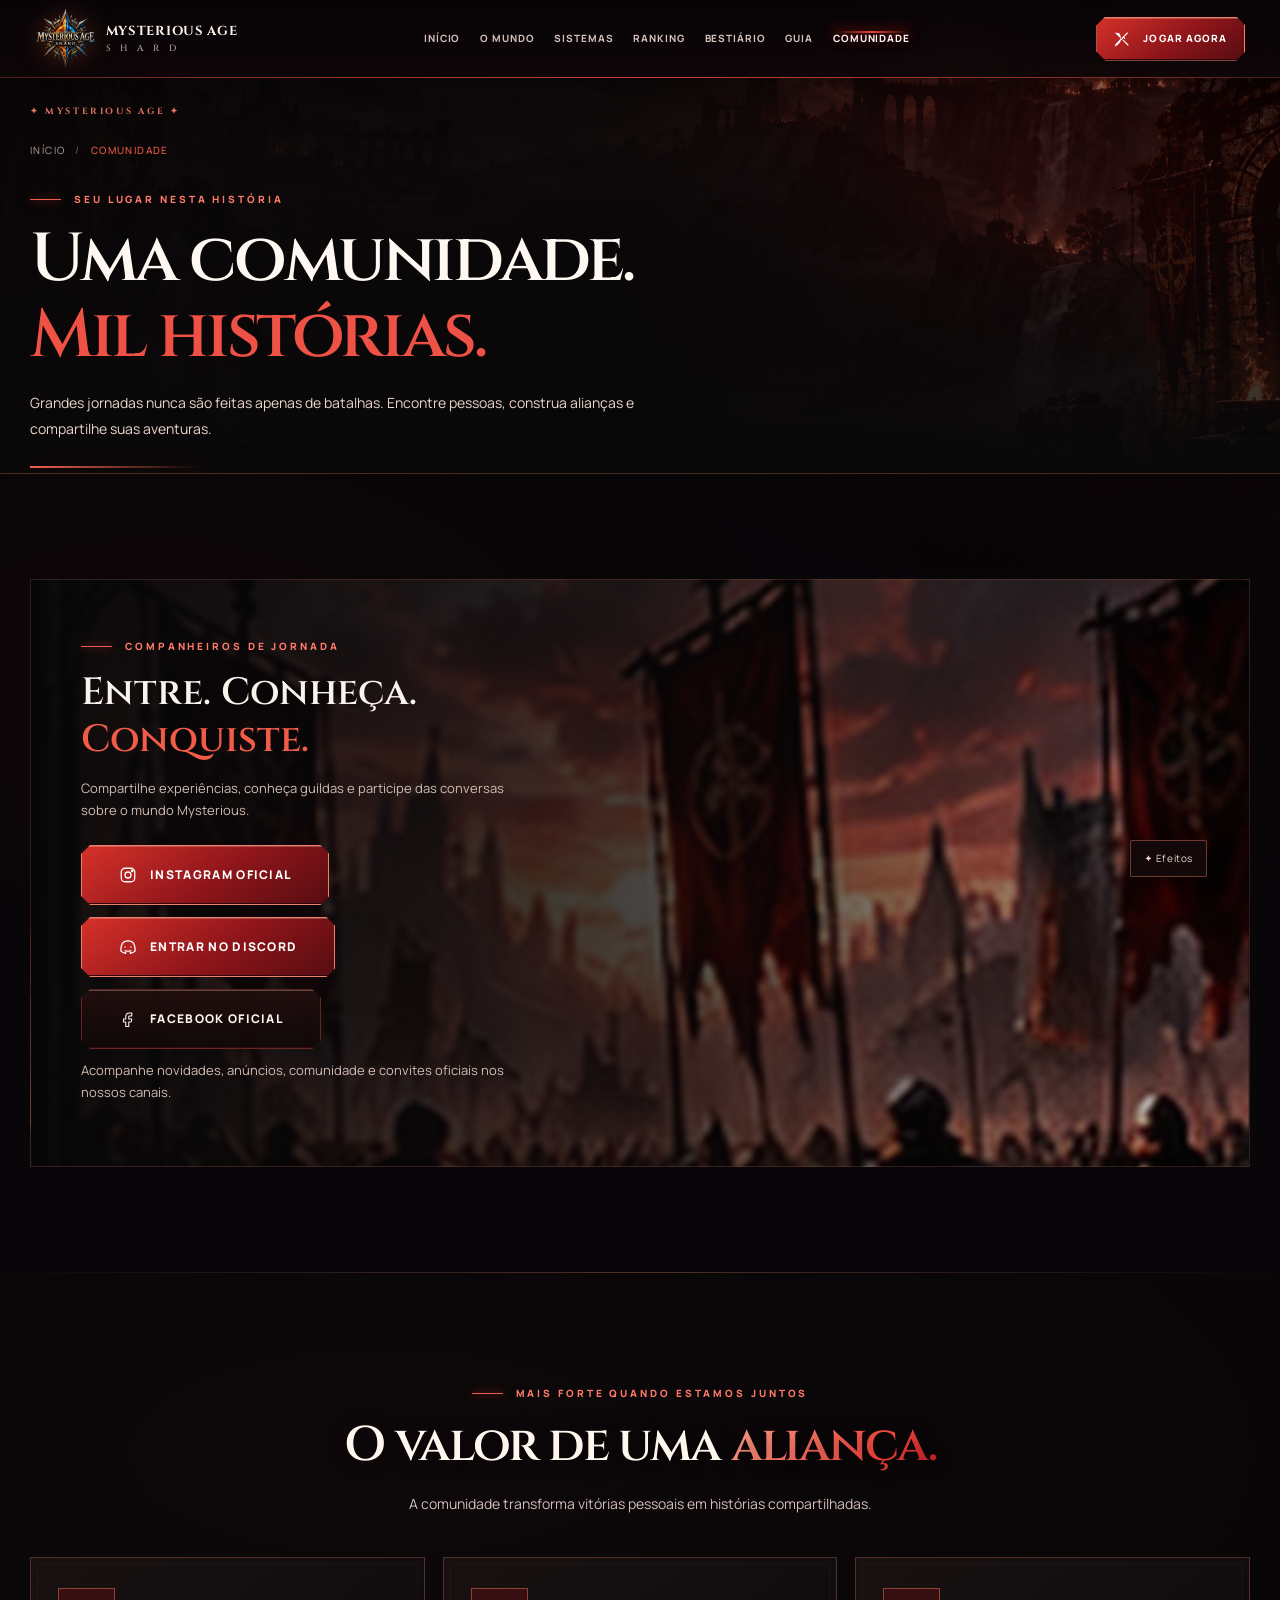
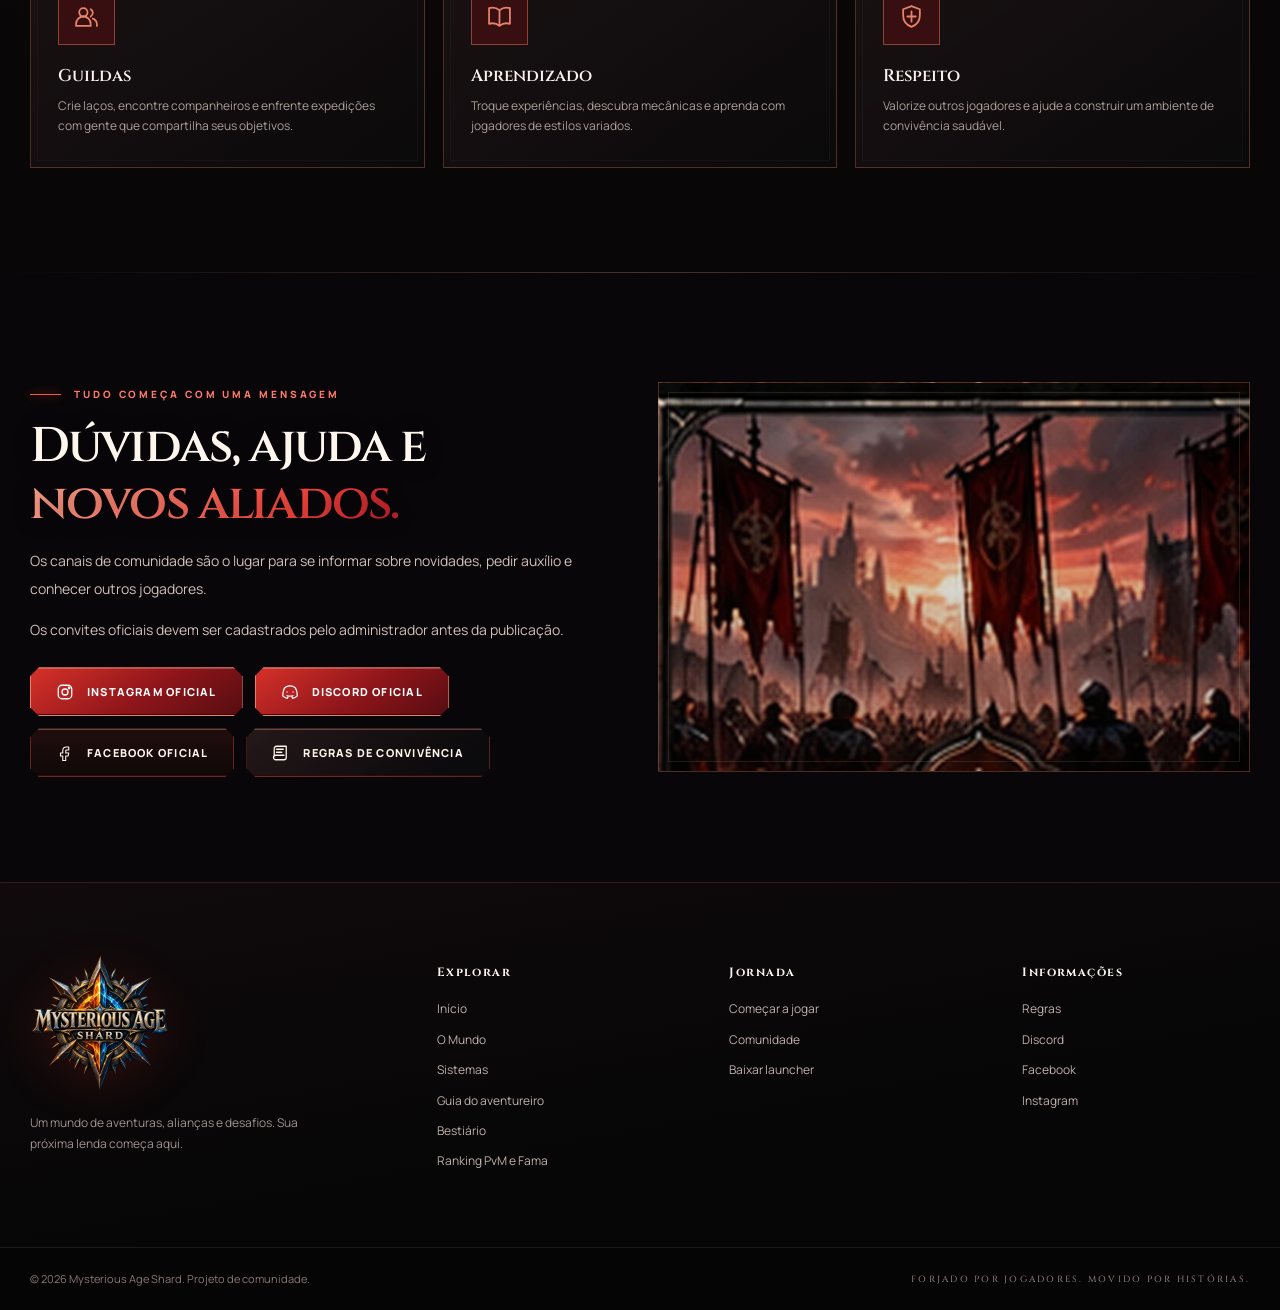
<file: comunidade.html>
<!DOCTYPE html>

<html lang="pt-BR"><head><meta charset="utf-8"/><meta content="width=device-width,initial-scale=1" name="viewport"/><meta content="#100a0b" name="theme-color"/><meta content="Encontre guildas, conheça a comunidade e acesse os canais oficiais do Mysterious Age." name="description"/><meta content="website" property="og:type"/><meta content="Comunidade | Mysterious Age Shard" property="og:title"/><meta content="Encontre guildas, conheça a comunidade e acesse os canais oficiais do Mysterious Age." property="og:description"/><meta content="assets/img/logo.webp" property="og:image"/><link href="assets/img/favicon.png" rel="icon" type="image/png"/><link href="assets/styles.css" rel="stylesheet"/><title>Comunidade | Mysterious Age Shard</title><link href="assets/legendary.css" rel="stylesheet"/><link href="assets/ascension.css" rel="stylesheet"/><meta content="dark" name="color-scheme"/>
<style id="community-social-patch">
.community-socials{display:flex;flex-wrap:wrap;gap:12px;margin-top:24px;}
.community-socials .btn{min-width:0;}
.community-socials .btn svg{width:18px;height:18px;fill:none;stroke:currentColor;stroke-width:1.7;stroke-linecap:round;stroke-linejoin:round;}
.community-socials .btn-facebook svg{stroke-width:1.45;}
.community-socials .btn-ghost{background:linear-gradient(180deg,rgba(34,14,14,.96),rgba(16,8,8,.96));border:1px solid rgba(241,91,72,.34);}
.community-socials .btn-ghost:hover{border-color:rgba(241,91,72,.74);}
.community-socials .btn-secondary{border:1px solid rgba(241,91,72,.34);}
.community-socials-note{margin-top:10px;color:rgba(244,232,226,.66);font-size:.92rem;}
@media (max-width:760px){.community-socials{flex-direction:column;align-items:stretch;}.community-socials .btn{justify-content:center;}}
</style>

</head><body class="edition-ascension"><div aria-hidden="true" class="reading-progress" id="reading-progress"></div><svg style="display:none" xmlns="http://www.w3.org/2000/svg">
<symbol id="arrow" viewbox="0 0 24 24"><path d="M4 12h16m-7-7 7 7-7 7"></path></symbol>
<symbol id="download" viewbox="0 0 24 24"><path d="M12 3v12m-5-5 5 5 5-5M3 17v4h18v-4"></path></symbol>
<symbol id="swords" viewbox="0 0 24 24"><path d="m3 3 7 7m4 4 7 7M11 13l2-2m-9 10 5-5M4 4l3 0 2 3m11-4-7 7m-2 2-8 8m11-11 2 2m-12 9-2 2"></path></symbol>
<symbol id="shield" viewbox="0 0 24 24"><path d="M12 2 4 5v6c0 5.8 4.1 9.4 8 11 3.9-1.6 8-5.2 8-11V5zM12 7v10M8 12h8"></path></symbol>
<symbol id="castle" viewbox="0 0 24 24"><path d="M3 22V7h4V3h4v4h2V3h4v4h4v15H3Zm4 0v-7h10v7M3 11h18M12 15v7"></path></symbol>
<symbol id="flame" viewbox="0 0 24 24"><path d="M12 22c4.6 0 7-3.5 7-7 0-2.9-1.9-5.4-4-7-.1 3.2-2.4 4.5-3 4-2.9-2-1.4-5.9-1-9C6.5 6.1 5 10.3 5 14.5 5 19 8 22 12 22Zm0 0c-2.1 0-3-1.4-3-3.2 0-1.4 1.4-2.4 2.4-3.4.2 1.9 2.6 2.8 2.6 4.5 0 1.1-.8 2.1-2 2.1Z"></path></symbol>
<symbol id="users" viewbox="0 0 24 24"><circle cx="9" cy="8" r="4"></circle><path d="M2 21v-2a7 7 0 0 1 14 0v2zm14-16a4 4 0 0 1 0 7m2 2a6 6 0 0 1 4 6v1"></path></symbol>
<symbol id="book" viewbox="0 0 24 24"><path d="M12 21c-3-2.5-6.6-3-10-2V4c3.5-1 7-.5 10 2 3-2.5 6.5-3 10-2v15c-3.4-1-7-.5-10 2Zm0-15v15"></path></symbol>
<symbol id="compass" viewbox="0 0 24 24"><circle cx="12" cy="12" r="10"></circle><path d="m15.5 8.5-2 5-5 2 2-5 5-2Z"></path></symbol>
<symbol id="crown" viewbox="0 0 24 24"><path d="m2 8 5 4 5-8 5 8 5-4-3 12H5L2 8Zm4 8h12"></path></symbol>
<symbol id="menu" viewbox="0 0 24 24"><path d="M4 6h16M4 12h16M4 18h16"></path></symbol>
<symbol id="close" viewbox="0 0 24 24"><path d="M5 5 19 19M19 5 5 19"></path></symbol>
<symbol id="chevron" viewbox="0 0 24 24"><path d="m9 18 6-6-6-6"></path></symbol>
<symbol id="spark" viewbox="0 0 24 24"><path d="m12 2 2.5 7.5L22 12l-7.5 2.5L12 22l-2.5-7.5L2 12l7.5-2.5L12 2Z"></path></symbol>
<symbol id="discord" viewbox="0 0 24 24"><path d="M7 5c3.5-1.5 6.5-1.5 10 0l2.5 2c1.7 3.3 2.3 6.7 2 10.5-2 1.7-4 2.6-6 3l-.8-1.8M7 5 4.5 7C2.8 10.3 2.2 13.7 2.5 17.5c2 1.7 4 2.6 6 3l.8-1.8M8 17a16 16 0 0 0 8 0M8 12h.01M16 12h.01"></path></symbol>
<symbol id="instagram" viewBox="0 0 24 24"><rect x="3" y="3" width="18" height="18" rx="5" ry="5"></rect><circle cx="12" cy="12" r="4"></circle><circle cx="17.5" cy="6.5" r="1"></circle></symbol>
<symbol id="facebook" viewBox="0 0 24 24"><path d="M14 8h3V4h-3c-3 0-5 2-5 5v3H6v4h3v6h4v-6h3.2l.8-4H13V9c0-.8.3-1 1-1Z"></path></symbol>
<symbol id="search" viewbox="0 0 24 24"><circle cx="10.8" cy="10.8" r="7.8"></circle><path d="m16.5 16.5 5 5"></path></symbol>
<symbol id="scroll" viewbox="0 0 24 24"><path d="M6 3h13v15a3 3 0 0 1-3 3H5a3 3 0 0 1-3-3c0-1.5 1-3 3-3h11M6 3a3 3 0 0 0-3 3v9M6 7h9M6 11h7"></path></symbol>
<symbol id="settings" viewbox="0 0 24 24"><path d="m12 2 2.2 2.9 3.6-.3.9 3.5 3.3 1.5-1.2 3.5 1.2 3.4-3.3 1.4-.9 3.5-3.6-.2L12 24l-2.2-2.8-3.6.2-.9-3.5L2 16.5l1.2-3.4L2 9.6l3.3-1.5.9-3.5 3.6.3L12 2Z"></path><circle cx="12" cy="13" r="3"></circle></symbol>
<symbol id="star" viewbox="0 0 24 24"><path d="m12 2 2.8 6.5 7.2.6-5.5 4.8 1.7 7.1-6.2-3.7-6.2 3.7 1.7-7.1L2 9.1l7.2-.6z"></path></symbol>
<symbol id="heart" viewbox="0 0 24 24"><path d="M12 21S2 15 2 8a5 5 0 0 1 10-1 5 5 0 0 1 10 1c0 7-10 13-10 13Z"></path></symbol>
</svg>
<a class="skip" href="#conteudo">Pular para o conteúdo</a><div aria-hidden="true" class="ambient"></div>
<header class="site-header"><div class="header-inner"><a aria-label="Mysterious Age Shard — início" class="brand" href="index.html"><img alt="Brasão do Mysterious Age Shard" src="assets/img/logo-small.webp"/><span class="brand-type">MYSTERIOUS AGE<span>S H A R D</span></span></a>
<nav aria-label="Navegação principal" class="nav" id="main-nav"><a data-page="index" href="index.html">Início</a><a data-page="mundo" href="mundo.html">O Mundo</a><a data-page="sistemas" href="sistemas.html">Sistemas</a><a data-page="bestiario" href="bestiario.html">Bestiário</a><a data-page="guia" href="guia.html">Guia</a><a aria-current="page" class="active" data-page="comunidade" href="comunidade.html">Comunidade</a></nav>
<div class="header-actions"><a class="btn" href="jogar.html"><svg aria-hidden="true" class="" style="fill:none;stroke:currentColor;stroke-width:1.7;stroke-linecap:round;stroke-linejoin:round" viewbox="0 0 24 24"><use href="#swords"></use></svg><span>Jogar agora</span></a><button aria-controls="main-nav" aria-expanded="false" aria-label="Abrir menu" class="icon-button menu-trigger" id="menu-trigger" type="button"><svg aria-hidden="true" class="" style="fill:none;stroke:currentColor;stroke-width:1.7;stroke-linecap:round;stroke-linejoin:round" viewbox="0 0 24 24"><use href="#menu"></use></svg></button></div></div></header><main id="conteudo"><section class="page-hero"><div class="container"><span class="page-hero-insignia">✦  MYSTERIOUS AGE  ✦</span><div class="breadcrumbs"><a href="index.html">Início</a><span>/</span><b>Comunidade</b></div><div class="eyebrow">Seu lugar nesta história</div><h1>Uma comunidade. <span>Mil histórias.</span></h1><p>Grandes jornadas nunca são feitas apenas de batalhas. Encontre pessoas, construa alianças e compartilhe suas aventuras.</p></div></section>
<section class="section"><div class="container"><div class="guild-banner reveal"><div class="copy"><div class="eyebrow">Companheiros de jornada</div><h2>Entre. Conheça. <em style="color:#f15b48;font-style:normal">Conquiste.</em></h2><p>Compartilhe experiências, conheça guildas e participe das conversas sobre o mundo Mysterious.</p><div class="community-socials" aria-label="Canais oficiais do Mysterious Age">
<a class="btn btn-large" href="https://www.instagram.com/mysteriousageshard25/" rel="noopener noreferrer" target="_blank"><svg aria-hidden="true" viewBox="0 0 24 24"><use href="#instagram"></use></svg><span>Instagram oficial</span></a>
<a class="btn btn-large" href="https://discord.gg/ft3Tn4M4KM" rel="noopener noreferrer" target="_blank"><svg aria-hidden="true" viewBox="0 0 24 24"><use href="#discord"></use></svg><span>Entrar no Discord</span></a>
<a class="btn btn-large btn-ghost btn-facebook" href="https://www.facebook.com/profile.php?id=61595907830648" rel="noopener noreferrer" target="_blank"><svg aria-hidden="true" viewBox="0 0 24 24"><use href="#facebook"></use></svg><span>Facebook oficial</span></a>
</div><p class="community-socials-note">Acompanhe novidades, anúncios, comunidade e convites oficiais nos nossos canais.</p></div></div></div></section>
<section class="section section-dark section-framed"><div class="container"><div class="center"><div class="eyebrow">Mais forte quando estamos juntos</div><h2 class="section-title">O valor de uma <em>aliança.</em></h2><p class="section-lead">A comunidade transforma vitórias pessoais em histórias compartilhadas.</p></div><div class="feature-columns" style="margin-top:40px"><div class="panel feature-column reveal"><span class="icon-wrap"><svg aria-hidden="true" class="" style="fill:none;stroke:currentColor;stroke-width:1.7;stroke-linecap:round;stroke-linejoin:round" viewbox="0 0 24 24"><use href="#users"></use></svg></span><h3>Guildas</h3><p>Crie laços, encontre companheiros e enfrente expedições com gente que compartilha seus objetivos.</p></div><div class="panel feature-column reveal"><span class="icon-wrap"><svg aria-hidden="true" class="" style="fill:none;stroke:currentColor;stroke-width:1.7;stroke-linecap:round;stroke-linejoin:round" viewbox="0 0 24 24"><use href="#book"></use></svg></span><h3>Aprendizado</h3><p>Troque experiências, descubra mecânicas e aprenda com jogadores de estilos variados.</p></div><div class="panel feature-column reveal"><span class="icon-wrap"><svg aria-hidden="true" class="" style="fill:none;stroke:currentColor;stroke-width:1.7;stroke-linecap:round;stroke-linejoin:round" viewbox="0 0 24 24"><use href="#shield"></use></svg></span><h3>Respeito</h3><p>Valorize outros jogadores e ajude a construir um ambiente de convivência saudável.</p></div></div></div></section>
<section class="section"><div class="container"><div class="split"><div class="reveal"><div class="eyebrow">Tudo começa com uma mensagem</div><h2 class="section-title">Dúvidas, ajuda e <em>novos aliados.</em></h2><p class="section-lead">Os canais de comunidade são o lugar para se informar sobre novidades, pedir auxílio e conhecer outros jogadores.</p><p class="section-lead">Os convites oficiais devem ser cadastrados pelo administrador antes da publicação.</p><div class="community-socials" aria-label="Redes oficiais do Mysterious Age">
<a class="btn" href="https://www.instagram.com/mysteriousageshard25/" rel="noopener noreferrer" target="_blank"><svg aria-hidden="true" viewBox="0 0 24 24"><use href="#instagram"></use></svg><span>Instagram oficial</span></a>
<a class="btn" href="https://discord.gg/ft3Tn4M4KM" rel="noopener noreferrer" target="_blank"><svg aria-hidden="true" viewBox="0 0 24 24"><use href="#discord"></use></svg><span>Discord oficial</span></a>
<a class="btn btn-ghost btn-facebook" href="https://www.facebook.com/profile.php?id=61595907830648" rel="noopener noreferrer" target="_blank"><svg aria-hidden="true" viewBox="0 0 24 24"><use href="#facebook"></use></svg><span>Facebook oficial</span></a>
<a class="btn btn-secondary" href="regras.html"><svg aria-hidden="true" viewBox="0 0 24 24"><use href="#scroll"></use></svg><span>Regras de convivência</span></a>
</div></div><div class="image-panel events reveal"></div></div></div></section>
</main><footer class="footer"><div class="container"><div class="footer-grid"><div class="footer-brand"><a href="index.html"><img alt="Mysterious Age Shard" decoding="async" loading="lazy" src="assets/img/logo-small.webp"/></a><p>Um mundo de aventuras, alianças e desafios. Sua próxima lenda começa aqui.</p></div><div class="footer-col"><h4>Explorar</h4><a href="index.html">Início</a><a href="mundo.html">O Mundo</a><a href="sistemas.html">Sistemas</a><a href="guia.html">Guia do aventureiro</a><a href="bestiario.html">Bestiário</a></div><div class="footer-col"><h4>Jornada</h4><a href="jogar.html">Começar a jogar</a><a href="comunidade.html">Comunidade</a><a data-link="launcher" href="#">Baixar launcher</a></div><div class="footer-col"><h4>Informações</h4><a href="regras.html">Regras</a><a class="social-link-direct" href="https://discord.gg/ft3Tn4M4KM" rel="noopener noreferrer" target="_blank">Discord</a><a class="social-link-direct" href="https://www.facebook.com/profile.php?id=61595907830648" rel="noopener noreferrer" target="_blank">Facebook</a><a class="social-link-direct" href="https://www.instagram.com/mysteriousageshard25/" rel="noopener noreferrer" target="_blank">Instagram</a></div></div></div><div class="footer-bottom"><div class="container"><span>© <span data-year="">2026</span> Mysterious Age Shard. Projeto de comunidade.</span><span class="footer-motto">Forjado por jogadores. Movido por histórias.</span></div></div></footer><aside aria-atomic="true" aria-live="polite" class="toast" id="site-toast"></aside><script src="config.js"></script><script defer="" src="assets/site.js"></script><script defer="True" src="assets/legendary.js"></script><a aria-label="Voltar ao início da página" class="back-to-top" href="#conteudo" id="back-to-top">↑</a><script defer="True" src="assets/ascension.js"></script><div class="motion-control" data-motion-control=""><button aria-pressed="false" class="motion-switch" id="motion-switch" title="Alternar efeitos visuais" type="button">✦ Efeitos</button></div></body></html>
</file>
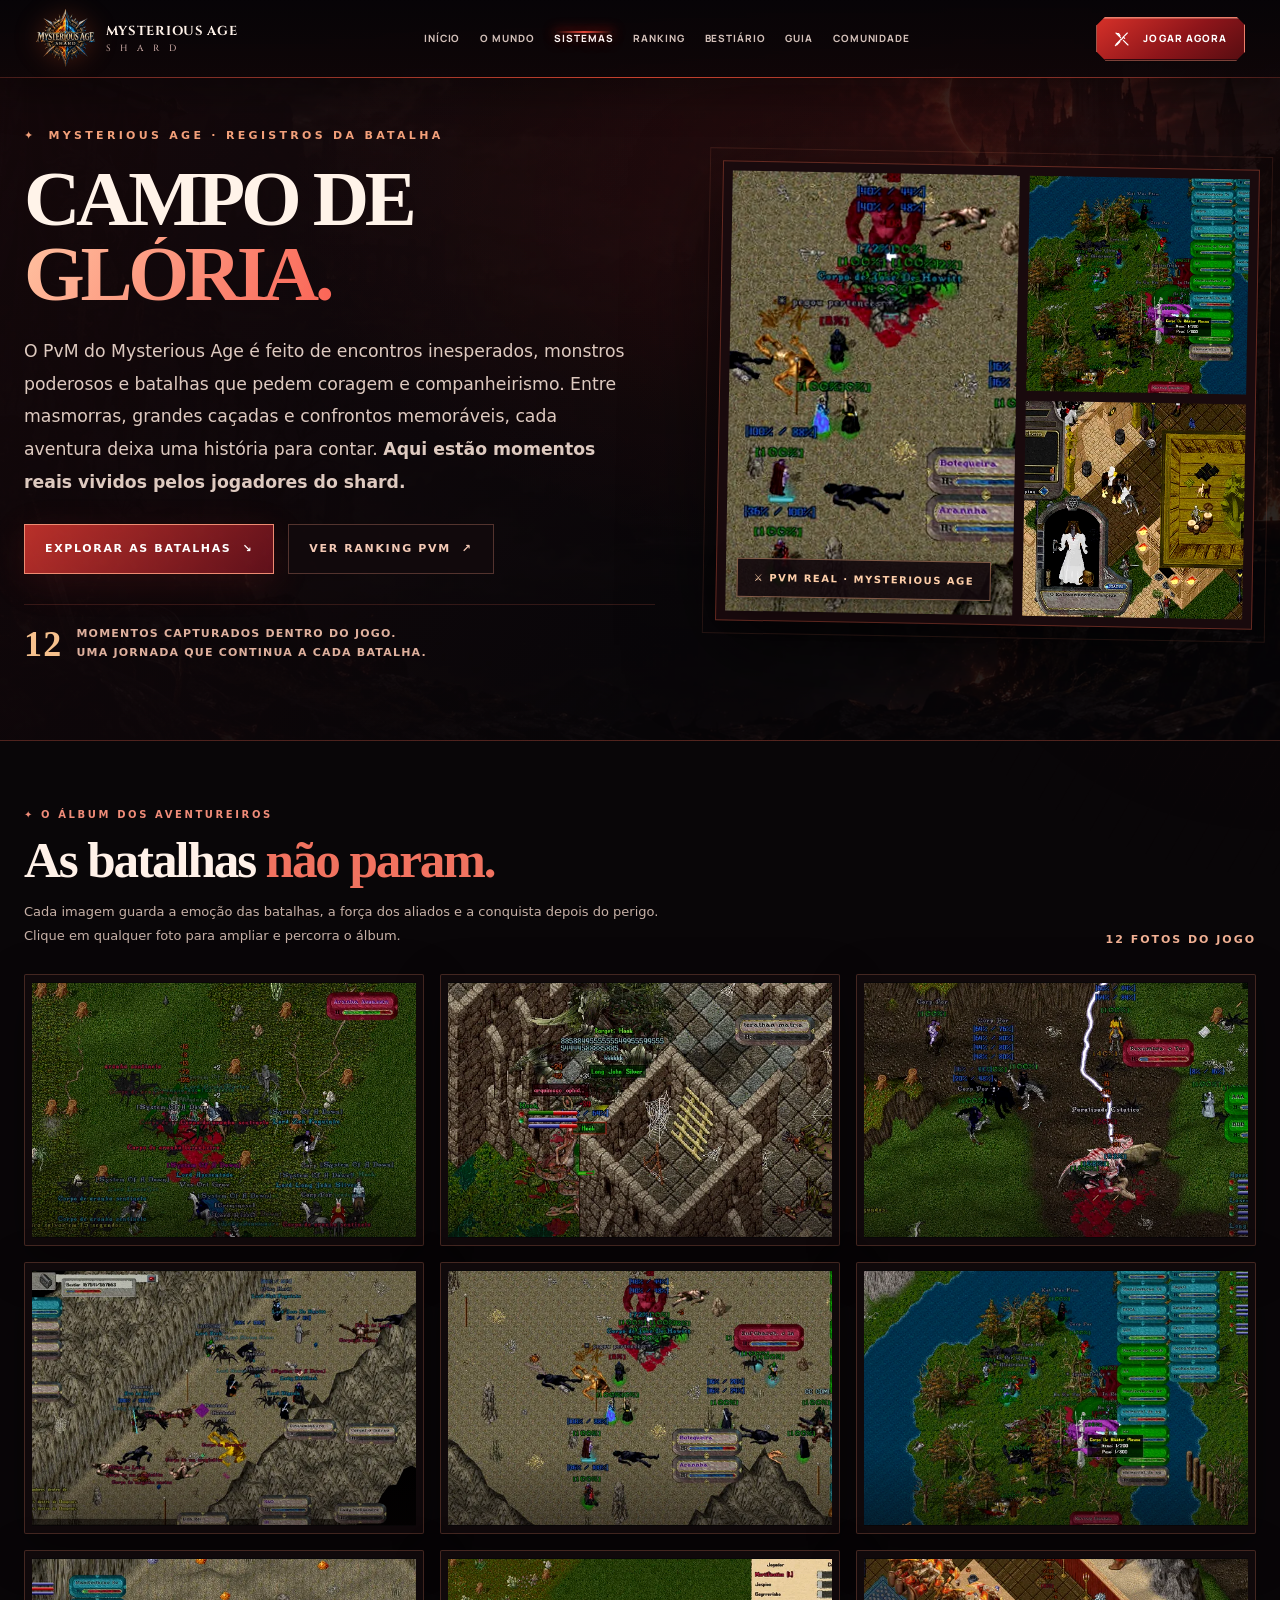
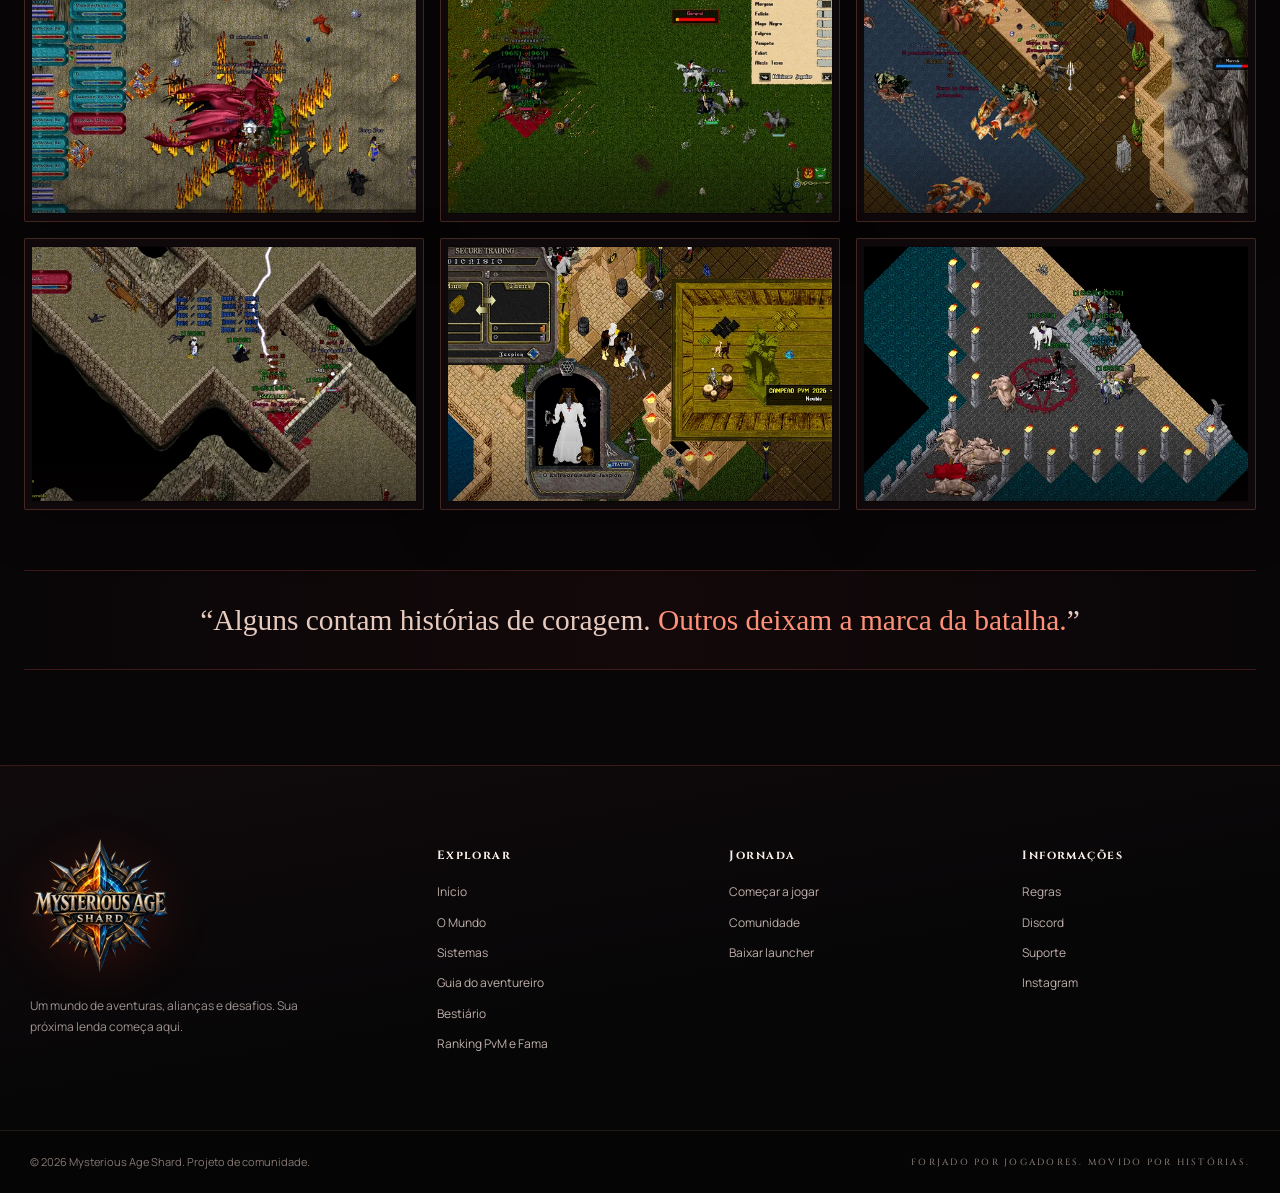
<file: galeria-pvm.html>
<!DOCTYPE html>

<html lang="pt-BR">
<head>
<meta charset="utf-8"/><meta content="width=device-width,initial-scale=1" name="viewport"/><meta content="#100a0b" name="theme-color"/>
<meta content="Veja 14 fotografias reais do PvM do Mysterious Age Shard: caçadas, bosses, batalhas em grupo e conquistas dos aventureiros." name="description"/>
<meta content="Campo de Glória — Álbum PvM Mysterious Age" property="og:title"/><meta content="assets/img/pvm/pvm-07-thumb.webp" property="og:image"/>
<link href="assets/img/favicon.png" rel="icon" type="image/png"/>
<link href="assets/styles.css" rel="stylesheet"/><link href="assets/legendary.css" rel="stylesheet"/><link href="assets/ascension.css" rel="stylesheet"/>
<title>Campo de Glória • Álbum PvM | Mysterious Age Shard</title>
<style>
html{scroll-behavior:smooth}
body.album-pvm-page{background:#090608;color:#f8eee7}
.album-intro{position:relative;overflow:hidden;isolation:isolate;border-bottom:1px solid rgba(255,116,89,.24);background:radial-gradient(ellipse at 70% 27%,rgba(205,44,34,.18),transparent 48%),linear-gradient(130deg,#19090c,#080609 65%);padding:clamp(100px,10vw,156px) 0 78px}
.album-intro:after{content:"";position:absolute;inset:0;z-index:-1;pointer-events:none;background:linear-gradient(90deg,rgba(8,5,7,.92),rgba(8,5,7,.15)),url('assets/img/citadel.webp') center/cover;opacity:.22}
.album-wrap{width:min(1320px,calc(100% - 48px));margin-inline:auto}
.album-intro-grid{display:grid;grid-template-columns:minmax(0,1.08fr) minmax(360px,.92fr);gap:clamp(28px,5vw,78px);align-items:center}
.album-brow{color:#f4a17b;font:800 11px/1.4 system-ui,sans-serif;letter-spacing:.3em;text-transform:uppercase;margin:0 0 19px}
.album-brow:before{content:'✦';margin-right:12px}
.album-h1{font:600 clamp(50px,6.1vw,94px)/.95 Georgia,serif;letter-spacing:-.055em;text-wrap:balance;margin:0 0 24px;color:#fff3e9;text-transform:uppercase}
.album-h1 em{display:block;font-style:normal;background:linear-gradient(120deg,#ffc1a0,#fa6758,#ac1e25);background-clip:text;-webkit-background-clip:text;color:transparent}
.album-lead{font:400 clamp(15px,1.35vw,18px)/1.9 system-ui,sans-serif;max-width:610px;color:#decac0;margin:0 0 25px}
.album-hero-actions{display:flex;gap:14px;flex-wrap:wrap;align-items:center}
.album-primary,.album-secondary{font:800 11px/1.3 system-ui,sans-serif;letter-spacing:.15em;text-transform:uppercase;text-decoration:none!important;display:inline-flex;align-items:center;justify-content:center;padding:15px 20px;min-height:50px;gap:11px}
.album-primary{border:1px solid #ee8b72;background:linear-gradient(135deg,#b9302a,#5e101a);color:white!important;box-shadow:0 9px 36px #b92a2428}
.album-secondary{border:1px solid #b7746166;background:#11090c;color:#f5cab6!important}
.album-primary:hover,.album-secondary:hover{filter:brightness(1.14);transform:translateY(-2px)}
.album-proof{display:flex;gap:14px;align-items:center;border-top:1px solid #a34d3c44;margin-top:30px;padding-top:20px;color:#dfb09d;line-height:1.6;font:700 11px/1.7 system-ui,sans-serif;letter-spacing:.11em;text-transform:uppercase}
.album-proof b{font:600 36px/1 Georgia,serif;color:#f7c18d}
.album-cover{position:relative;display:grid;grid-template-columns:1fr .77fr;grid-template-rows:repeat(2,1fr);gap:10px;height:460px;transform:rotate(1deg);border:1px solid #97402f99;background:#190a0d;padding:9px;box-shadow:0 25px 85px #0009}
.album-cover:before{content:'';position:absolute;inset:-14px;z-index:-1;border:1px solid rgba(240,132,103,.12)}
.album-cover img{width:100%;height:100%;object-fit:cover;display:block;min-width:0;min-height:0;filter:saturate(.95) contrast(1.13)}
.album-cover img:first-child{grid-row:span 2}
.album-cover-badge{position:absolute;left:20px;bottom:23px;background:#12080de8;border:1px solid #e2a07888;padding:12px 16px;color:#ffcfaa;font:800 10px/1.3 system-ui,sans-serif;letter-spacing:.15em;text-transform:uppercase;box-shadow:0 10px 30px #0007}
.album-gallery{padding:72px 0 95px}
.album-gallery-head{display:flex;align-items:end;justify-content:space-between;gap:28px;margin-bottom:22px}
.album-eyebrow{color:#f08c79;font:800 10px/1.5 system-ui,sans-serif;letter-spacing:.26em;text-transform:uppercase;margin:0 0 10px}
.album-section-title{font:600 clamp(35px,4vw,58px)/1.08 Georgia,serif;color:#fff1e8;letter-spacing:-.042em;margin:0 0 12px}
.album-section-title em{font-style:normal;color:#f1725f}
.album-section-sub{color:#c7b1a7;font:400 13px/1.85 system-ui,sans-serif;max-width:660px;margin:0}
.album-count{font:700 11px/1.4 system-ui,sans-serif;letter-spacing:.18em;text-transform:uppercase;color:#f2b194;white-space:nowrap}
.album-filters{display:flex;flex-wrap:wrap;gap:8px;margin:26px 0 32px}
.album-filter{padding:10px 17px;border:1px solid #9b544541;color:#d3b6a9;background:#170c0e;cursor:pointer;font:800 10px/1.3 system-ui,sans-serif;letter-spacing:.12em;text-transform:uppercase;transition:.2s}
.album-filter[aria-pressed="true"],.album-filter:hover{border-color:#fa9177;color:#fff;background:#65211e}
.album-grid{display:grid;grid-template-columns:repeat(3,minmax(0,1fr));gap:19px}
.album-tile{display:flex;flex-direction:column;padding:0;background:#130a0d;border:1px solid rgba(231,126,105,.25);text-align:left;cursor:pointer;min-width:0;color:inherit;box-shadow:0 15px 50px #0005;transition:transform .3s,border-color .3s,box-shadow .3s;overflow:hidden}
.album-tile:hover,.album-tile:focus-visible{transform:translateY(-5px);border-color:#e58670;box-shadow:0 20px 55px #0009,0 0 35px #b931291c}
.album-tile[hidden]{display:none!important}
.album-tile-picture{position:relative;display:block;aspect-ratio:1.5;overflow:hidden;background:#0a0809}
.album-tile-picture img{width:100%;height:100%;object-fit:cover;display:block;transition:transform .6s,filter .5s;filter:saturate(.87) contrast(1.1)}
.album-tile:hover .album-tile-picture img,.album-tile:focus-visible .album-tile-picture img{transform:scale(1.055);filter:saturate(1.04) contrast(1.12)}
.album-tile-picture:after{content:'';position:absolute;inset:0;background:linear-gradient(180deg,transparent 25%,rgba(8,3,4,.52) 100%);pointer-events:none}
.album-tile-action{position:absolute;right:13px;bottom:12px;z-index:2;padding:9px 11px;background:#1a080bc9;border:1px solid #dd8b7366;color:#fff4ea;font:800 9px/1.4 system-ui,sans-serif;letter-spacing:.12em;text-transform:uppercase;opacity:0;transform:translateY(7px);transition:.22s}
.album-tile:hover .album-tile-action,.album-tile:focus-visible .album-tile-action{opacity:1;transform:none}
.album-tile-caption{min-height:102px;display:grid;grid-template-columns:30px minmax(0,1fr) 25px;gap:12px;align-items:center;padding:17px}
.album-tile-no{font:600 27px/.9 Georgia,serif;color:#bc584c}
.album-tile-cat{display:block;color:#ca8976;font:800 9px/1.5 system-ui,sans-serif;letter-spacing:.2em;text-transform:uppercase;margin-bottom:5px}
.album-tile-caption strong{font:600 clamp(17px,1.55vw,23px)/1.2 Georgia,serif;color:#f9e9df;display:block}
.album-tile-arrow{width:25px;height:25px;display:grid;place-items:center;border:1px solid rgba(252,139,115,.3);border-radius:50%;color:#ff9b81;font-size:17px}
.album-quote{margin:60px 0 0;padding:28px 16px;border-top:1px solid #9c403b55;border-bottom:1px solid #9c403b55;text-align:center;color:#e7cabe;font:500 clamp(19px,2.3vw,30px)/1.45 Georgia,serif;background:linear-gradient(90deg,transparent,#551a1722,transparent)}
.album-quote em{font-style:normal;color:#ff9179}
.album-lightbox{width:min(1260px,98vw);max-width:98vw;max-height:98vh;border:1px solid #a65a48;background:#0b0709;box-shadow:0 30px 120px #000;color:#fff;padding:0;overflow:hidden}
.album-lightbox::backdrop{background:#030203ed;backdrop-filter:blur(12px)}
.album-lightbox-header{display:grid;grid-template-columns:minmax(0,1fr) auto;align-items:center;gap:10px;padding:14px 18px;border-bottom:1px solid #8c4b3c55}
.album-lightbox-meta{color:#e9b59c;font:800 10px/1.4 system-ui,sans-serif;letter-spacing:.17em;text-transform:uppercase}
.album-lightbox-header button,.album-nav{background:#200f12;border:1px solid #a45a4b7c;color:#fff1e8;cursor:pointer}
.album-lightbox-header button{height:40px;width:40px;font-size:24px;line-height:1}
.album-lightbox-stage{position:relative;display:grid;place-items:center;background:radial-gradient(ellipse at 50% 50%,#24201f,#070507);min-height:280px;overflow:hidden}
.album-lightbox-stage img{display:block;max-width:100%;max-height:calc(96vh - 176px);object-fit:contain;width:auto;height:auto;min-height:0;box-shadow:0 15px 55px #0006}
.album-nav{position:absolute;top:50%;transform:translateY(-50%);width:48px;height:62px;display:grid;place-items:center;z-index:2;font-size:30px;background:rgba(19,8,10,.8)}
.album-nav.prev{left:10px}.album-nav.next{right:10px}
.album-lightbox-footer{padding:15px 20px 18px;border-top:1px solid #8c4b3c55}
.album-lightbox-footer h3{font:600 clamp(18px,2.2vw,27px)/1.15 Georgia,serif;color:#fff0e7;margin:0 0 6px}
.album-lightbox-footer p{color:#bdaba4;font:400 12px/1.7 system-ui,sans-serif;margin:0}
.album-keytip{display:block;margin-top:7px;color:#ad8e81;font:700 10px/1.4 system-ui,sans-serif;letter-spacing:.06em}
@media(max-width:1050px){.album-intro-grid{grid-template-columns:1fr}.album-cover{width:min(100%,700px);height:min(60vw,400px);transform:none}.album-grid{grid-template-columns:repeat(2,minmax(0,1fr))}}
@media(max-width:650px){.album-wrap{width:calc(100% - 32px)}.album-intro{padding-top:100px;padding-bottom:40px}.album-h1{font-size:clamp(41px,12vw,70px)}.album-grid{grid-template-columns:1fr}.album-cover{height:265px}.album-gallery{padding-top:48px}.album-gallery-head{display:block}.album-count{display:block;margin-top:16px}.album-tile-picture{aspect-ratio:1.58}.album-tile-action{opacity:1;transform:none}.album-nav{width:34px;height:46px;font-size:24px}.album-nav.prev{left:3px}.album-nav.next{right:3px}.album-lightbox-stage img{max-height:calc(94vh - 210px)}.album-lightbox-header{padding:8px 10px}.album-lightbox-footer{padding:11px 13px}}
@media(prefers-reduced-motion:reduce){*,*:before,*:after{animation-duration:.01ms!important;transition-duration:.01ms!important}}
</style>
<style id="pvm-simple-gallery-overrides">
/* Album PvM — versão simplificada: fotos sem legendas individuais. */
.album-gallery{padding-top:66px}
.album-gallery-head{margin-bottom:26px}
.album-grid{gap:16px}
.album-tile{display:block;padding:7px;background:#10090b;border:1px solid rgba(235,136,106,.24);border-radius:2px;line-height:0}
.album-tile-picture{aspect-ratio:1.5;display:flex;align-items:center;justify-content:center;background:#090709}
.album-tile-picture img{width:100%;height:100%;object-fit:contain;filter:saturate(.98) contrast(1.05)}
.album-tile-picture:after{background:linear-gradient(180deg,transparent 70%,rgba(8,3,4,.40) 100%)}
.album-tile-action{font-size:10px;bottom:10px;right:10px;padding:9px 10px}
.album-lightbox-footer{display:flex;align-items:center;justify-content:center;padding:10px 18px}
.album-keytip{margin:0;color:#c9a899;text-align:center}
@media(max-width:650px){.album-gallery{padding-top:48px}.album-tile-picture{aspect-ratio:1.5}.album-tile-action{opacity:1;transform:none}}
</style></head>
<body class="edition-ascension album-pvm-page">
<div aria-hidden="true" class="reading-progress" id="reading-progress"></div>
<svg style="display:none" xmlns="http://www.w3.org/2000/svg">
<symbol id="arrow" viewbox="0 0 24 24"><path d="M4 12h16m-7-7 7 7-7 7"></path></symbol>
<symbol id="download" viewbox="0 0 24 24"><path d="M12 3v12m-5-5 5 5 5-5M3 17v4h18v-4"></path></symbol>
<symbol id="swords" viewbox="0 0 24 24"><path d="m3 3 7 7m4 4 7 7M11 13l2-2m-9 10 5-5M4 4l3 0 2 3m11-4-7 7m-2 2-8 8m11-11 2 2m-12 9-2 2"></path></symbol>
<symbol id="shield" viewbox="0 0 24 24"><path d="M12 2 4 5v6c0 5.8 4.1 9.4 8 11 3.9-1.6 8-5.2 8-11V5zM12 7v10M8 12h8"></path></symbol>
<symbol id="castle" viewbox="0 0 24 24"><path d="M3 22V7h4V3h4v4h2V3h4v4h4v15H3Zm4 0v-7h10v7M3 11h18M12 15v7"></path></symbol>
<symbol id="flame" viewbox="0 0 24 24"><path d="M12 22c4.6 0 7-3.5 7-7 0-2.9-1.9-5.4-4-7-.1 3.2-2.4 4.5-3 4-2.9-2-1.4-5.9-1-9C6.5 6.1 5 10.3 5 14.5 5 19 8 22 12 22Zm0 0c-2.1 0-3-1.4-3-3.2 0-1.4 1.4-2.4 2.4-3.4.2 1.9 2.6 2.8 2.6 4.5 0 1.1-.8 2.1-2 2.1Z"></path></symbol>
<symbol id="users" viewbox="0 0 24 24"><circle cx="9" cy="8" r="4"></circle><path d="M2 21v-2a7 7 0 0 1 14 0v2zm14-16a4 4 0 0 1 0 7m2 2a6 6 0 0 1 4 6v1"></path></symbol>
<symbol id="book" viewbox="0 0 24 24"><path d="M12 21c-3-2.5-6.6-3-10-2V4c3.5-1 7-.5 10 2 3-2.5 6.5-3 10-2v15c-3.4-1-7-.5-10 2Zm0-15v15"></path></symbol>
<symbol id="compass" viewbox="0 0 24 24"><circle cx="12" cy="12" r="10"></circle><path d="m15.5 8.5-2 5-5 2 2-5 5-2Z"></path></symbol>
<symbol id="crown" viewbox="0 0 24 24"><path d="m2 8 5 4 5-8 5 8 5-4-3 12H5L2 8Zm4 8h12"></path></symbol>
<symbol id="menu" viewbox="0 0 24 24"><path d="M4 6h16M4 12h16M4 18h16"></path></symbol>
<symbol id="close" viewbox="0 0 24 24"><path d="M5 5 19 19M19 5 5 19"></path></symbol>
<symbol id="chevron" viewbox="0 0 24 24"><path d="m9 18 6-6-6-6"></path></symbol>
<symbol id="spark" viewbox="0 0 24 24"><path d="m12 2 2.5 7.5L22 12l-7.5 2.5L12 22l-2.5-7.5L2 12l7.5-2.5L12 2Z"></path></symbol>
<symbol id="discord" viewbox="0 0 24 24"><path d="M7 5c3.5-1.5 6.5-1.5 10 0l2.5 2c1.7 3.3 2.3 6.7 2 10.5-2 1.7-4 2.6-6 3l-.8-1.8M7 5 4.5 7C2.8 10.3 2.2 13.7 2.5 17.5c2 1.7 4 2.6 6 3l.8-1.8M8 17a16 16 0 0 0 8 0M8 12h.01M16 12h.01"></path></symbol>
<symbol id="search" viewbox="0 0 24 24"><circle cx="10.8" cy="10.8" r="7.8"></circle><path d="m16.5 16.5 5 5"></path></symbol>
<symbol id="scroll" viewbox="0 0 24 24"><path d="M6 3h13v15a3 3 0 0 1-3 3H5a3 3 0 0 1-3-3c0-1.5 1-3 3-3h11M6 3a3 3 0 0 0-3 3v9M6 7h9M6 11h7"></path></symbol>
<symbol id="settings" viewbox="0 0 24 24"><path d="m12 2 2.2 2.9 3.6-.3.9 3.5 3.3 1.5-1.2 3.5 1.2 3.4-3.3 1.4-.9 3.5-3.6-.2L12 24l-2.2-2.8-3.6.2-.9-3.5L2 16.5l1.2-3.4L2 9.6l3.3-1.5.9-3.5 3.6.3L12 2Z"></path><circle cx="12" cy="13" r="3"></circle></symbol>
<symbol id="star" viewbox="0 0 24 24"><path d="m12 2 2.8 6.5 7.2.6-5.5 4.8 1.7 7.1-6.2-3.7-6.2 3.7 1.7-7.1L2 9.1l7.2-.6z"></path></symbol>
<symbol id="heart" viewbox="0 0 24 24"><path d="M12 21S2 15 2 8a5 5 0 0 1 10-1 5 5 0 0 1 10 1c0 7-10 13-10 13Z"></path></symbol>
</svg>
<header class="site-header"><div class="header-inner"><a aria-label="Mysterious Age Shard — início" class="brand" href="index.html"><img alt="Brasão do Mysterious Age Shard" src="assets/img/logo-small.webp"/><span class="brand-type">MYSTERIOUS AGE<span>S H A R D</span></span></a>
<nav aria-label="Navegação principal" class="nav" id="main-nav"><a data-page="index" href="index.html">Início</a><a data-page="mundo" href="mundo.html">O Mundo</a><a aria-current="page" class="active" data-page="sistemas" href="sistemas.html">Sistemas</a><a data-page="ranking" href="ranking.html">Ranking</a><a data-page="bestiario" href="bestiario.html">Bestiário</a><a data-page="guia" href="guia.html">Guia</a><a data-page="comunidade" href="comunidade.html">Comunidade</a></nav>
<div class="header-actions"><a class="btn" href="jogar.html"><svg aria-hidden="true" class="" style="fill:none;stroke:currentColor;stroke-width:1.7;stroke-linecap:round;stroke-linejoin:round" viewbox="0 0 24 24"><use href="#swords"></use></svg><span>Jogar agora</span></a><button aria-controls="main-nav" aria-expanded="false" aria-label="Abrir menu" class="icon-button menu-trigger" id="menu-trigger" type="button"><svg aria-hidden="true" class="" style="fill:none;stroke:currentColor;stroke-width:1.7;stroke-linecap:round;stroke-linejoin:round" viewbox="0 0 24 24"><use href="#menu"></use></svg></button></div></div></header>
<main id="conteudo">
<section aria-labelledby="album-title" class="album-intro">
<div class="album-wrap album-intro-grid">
<div>
<p class="album-brow">Mysterious Age · Registros da batalha</p>
<h1 class="album-h1" id="album-title">Campo de <em>Glória.</em></h1>
<p class="album-lead">O PvM do Mysterious Age é feito de encontros inesperados, monstros poderosos e batalhas que pedem coragem e companheirismo. Entre masmorras, grandes caçadas e confrontos memoráveis, cada aventura deixa uma história para contar. <strong>Aqui estão momentos reais vividos pelos jogadores do shard.</strong></p>
<div class="album-hero-actions">
<a class="album-primary" href="#album-fotos">EXPLORAR AS BATALHAS <span aria-hidden="true">↘</span></a>
<a class="album-secondary" href="ranking.html">VER RANKING PvM <span aria-hidden="true">↗</span></a>
</div>
<div class="album-proof"><b>12</b><span>Momentos capturados dentro do jogo.<br/>Uma jornada que continua a cada batalha.</span></div>
</div>
<div aria-hidden="true" class="album-cover">
<img alt="" src="assets/img/pvm/pvm-07-thumb.webp"/>
<img alt="" src="assets/img/pvm/pvm-08-thumb.webp"/>
<img alt="" src="assets/img/pvm/pvm-13-thumb.webp"/>
<span class="album-cover-badge">⚔ PVM REAL · MYSTERIOUS AGE</span>
</div>
</div>
</section>
<section aria-labelledby="album-section-title" class="album-gallery" id="album-fotos">
<div class="album-wrap">
<div class="album-gallery-head">
<div>
<p class="album-eyebrow">✦ O álbum dos aventureiros</p>
<h2 class="album-section-title" id="album-section-title">As batalhas <em>não param.</em></h2>
<p class="album-section-sub">Cada imagem guarda a emoção das batalhas, a força dos aliados e a conquista depois do perigo. Clique em qualquer foto para ampliar e percorra o álbum.</p>
</div>
<span class="album-count" id="album-list-count">12 fotos do jogo</span>
</div>
<div class="album-grid" id="album-grid"><button aria-label="Ampliar foto 1 de 12 do PvM" class="album-tile" data-photo="0" type="button"><span class="album-tile-picture"><img alt="Gameplay PvM do Mysterious Age, registro 1" decoding="async" loading="lazy" src="assets/img/pvm/pvm-03-thumb.webp"/><span aria-hidden="true" class="album-tile-action">AMPLIAR  ↗</span></span></button><button aria-label="Ampliar foto 2 de 12 do PvM" class="album-tile" data-photo="1" type="button"><span class="album-tile-picture"><img alt="Gameplay PvM do Mysterious Age, registro 2" decoding="async" loading="lazy" src="assets/img/pvm/pvm-04-thumb.webp"/><span aria-hidden="true" class="album-tile-action">AMPLIAR  ↗</span></span></button><button aria-label="Ampliar foto 3 de 12 do PvM" class="album-tile" data-photo="2" type="button"><span class="album-tile-picture"><img alt="Gameplay PvM do Mysterious Age, registro 3" decoding="async" loading="lazy" src="assets/img/pvm/pvm-05-thumb.webp"/><span aria-hidden="true" class="album-tile-action">AMPLIAR  ↗</span></span></button><button aria-label="Ampliar foto 4 de 12 do PvM" class="album-tile" data-photo="3" type="button"><span class="album-tile-picture"><img alt="Gameplay PvM do Mysterious Age, registro 4" decoding="async" loading="lazy" src="assets/img/pvm/pvm-06-thumb.webp"/><span aria-hidden="true" class="album-tile-action">AMPLIAR  ↗</span></span></button><button aria-label="Ampliar foto 5 de 12 do PvM" class="album-tile" data-photo="4" type="button"><span class="album-tile-picture"><img alt="Gameplay PvM do Mysterious Age, registro 5" decoding="async" loading="lazy" src="assets/img/pvm/pvm-07-thumb.webp"/><span aria-hidden="true" class="album-tile-action">AMPLIAR  ↗</span></span></button><button aria-label="Ampliar foto 6 de 12 do PvM" class="album-tile" data-photo="5" type="button"><span class="album-tile-picture"><img alt="Gameplay PvM do Mysterious Age, registro 6" decoding="async" loading="lazy" src="assets/img/pvm/pvm-08-thumb.webp"/><span aria-hidden="true" class="album-tile-action">AMPLIAR  ↗</span></span></button><button aria-label="Ampliar foto 7 de 12 do PvM" class="album-tile" data-photo="6" type="button"><span class="album-tile-picture"><img alt="Gameplay PvM do Mysterious Age, registro 7" decoding="async" loading="lazy" src="assets/img/pvm/pvm-09-thumb.webp"/><span aria-hidden="true" class="album-tile-action">AMPLIAR  ↗</span></span></button><button aria-label="Ampliar foto 8 de 12 do PvM" class="album-tile" data-photo="7" type="button"><span class="album-tile-picture"><img alt="Gameplay PvM do Mysterious Age, registro 8" decoding="async" loading="lazy" src="assets/img/pvm/pvm-10-thumb.webp"/><span aria-hidden="true" class="album-tile-action">AMPLIAR  ↗</span></span></button><button aria-label="Ampliar foto 9 de 12 do PvM" class="album-tile" data-photo="8" type="button"><span class="album-tile-picture"><img alt="Gameplay PvM do Mysterious Age, registro 9" decoding="async" loading="lazy" src="assets/img/pvm/pvm-11-thumb.webp"/><span aria-hidden="true" class="album-tile-action">AMPLIAR  ↗</span></span></button><button aria-label="Ampliar foto 10 de 12 do PvM" class="album-tile" data-photo="9" type="button"><span class="album-tile-picture"><img alt="Gameplay PvM do Mysterious Age, registro 10" decoding="async" loading="lazy" src="assets/img/pvm/pvm-12-thumb.webp"/><span aria-hidden="true" class="album-tile-action">AMPLIAR  ↗</span></span></button><button aria-label="Ampliar foto 11 de 12 do PvM" class="album-tile" data-photo="10" type="button"><span class="album-tile-picture"><img alt="Gameplay PvM do Mysterious Age, registro 11" decoding="async" loading="lazy" src="assets/img/pvm/pvm-13-thumb.webp"/><span aria-hidden="true" class="album-tile-action">AMPLIAR  ↗</span></span></button><button aria-label="Ampliar foto 12 de 12 do PvM" class="album-tile" data-photo="11" type="button"><span class="album-tile-picture"><img alt="Gameplay PvM do Mysterious Age, registro 12" decoding="async" loading="lazy" src="assets/img/pvm/pvm-14-thumb.webp"/><span aria-hidden="true" class="album-tile-action">AMPLIAR  ↗</span></span></button></div>
<div class="album-quote">“Alguns contam histórias de coragem. <em>Outros deixam a marca da batalha.</em>”</div>
</div>
</section>
</main>
<footer class="footer"><div class="container"><div class="footer-grid"><div class="footer-brand"><a href="index.html"><img alt="Mysterious Age Shard" decoding="async" loading="lazy" src="assets/img/logo-small.webp"/></a><p>Um mundo de aventuras, alianças e desafios. Sua próxima lenda começa aqui.</p></div><div class="footer-col"><h4>Explorar</h4><a href="index.html">Início</a><a href="mundo.html">O Mundo</a><a href="sistemas.html">Sistemas</a><a href="guia.html">Guia do aventureiro</a><a href="bestiario.html">Bestiário</a></div><div class="footer-col"><h4>Jornada</h4><a href="jogar.html">Começar a jogar</a><a href="comunidade.html">Comunidade</a><a data-link="launcher" href="#">Baixar launcher</a></div><div class="footer-col"><h4>Informações</h4><a href="regras.html">Regras</a><a data-link="discord" href="#">Discord</a><a data-link="support" href="#">Suporte</a><a data-link="instagram" href="#">Instagram</a></div></div></div><div class="footer-bottom"><div class="container"><span>© <span data-year="">2026</span> Mysterious Age Shard. Projeto de comunidade.</span><span class="footer-motto">Forjado por jogadores. Movido por histórias.</span></div></div></footer>
<dialog aria-label="Foto ampliada do PvM" class="album-lightbox" id="album-lightbox">
<div class="album-lightbox-header">
<span class="album-lightbox-meta" id="album-current-count">Foto 1 de 12</span>
<button aria-label="Fechar álbum" id="album-close" type="button">×</button>
</div>
<div class="album-lightbox-stage">
<button aria-label="Foto anterior" class="album-nav prev" id="album-prev" type="button">‹</button>
<img alt="Foto de gameplay PvM ampliada" id="album-full-image" src="assets/img/pvm/pvm-03.webp"/>
<button aria-label="Próxima foto" class="album-nav next" id="album-next" type="button">›</button>
</div>
<div class="album-lightbox-footer"><span class="album-keytip">Use ← → ou deslize para mudar de foto. Pressione Esc para fechar.</span></div>
</dialog>
<script src="config.js"></script><script defer="" src="assets/site.js"></script><script defer="" src="assets/legendary.js"></script><script defer="" src="assets/ascension.js"></script>
<script>
(() => {
  'use strict';
  const images = Array.from({length:12},(_,i)=>`assets/img/pvm/pvm-${String(i+3).padStart(2,'0')}.webp`);
  const tiles = Array.from(document.querySelectorAll('#album-grid [data-photo]'));
  const dialog = document.getElementById('album-lightbox');
  const photo = document.getElementById('album-full-image');
  const counter = document.getElementById('album-current-count');
  const close = document.getElementById('album-close');
  let active = 0;
  let previousFocus = null;

  function show(index) {
    active = (index + images.length) % images.length;
    photo.src = images[active];
    photo.alt = `Captura de gameplay PvM ${active + 1} de ${images.length}`;
    counter.textContent = `Foto ${active + 1} de ${images.length}`;
  }
  function open(index) {
    previousFocus = document.activeElement;
    show(index);
    if (!dialog.open) dialog.showModal();
    document.body.style.overflow = 'hidden';
    close.focus();
  }
  function move(n) { show(active + n); }

  tiles.forEach(tile => tile.addEventListener('click',()=>open(Number(tile.dataset.photo))));
  close.addEventListener('click',()=>dialog.close());
  document.getElementById('album-prev').addEventListener('click',()=>move(-1));
  document.getElementById('album-next').addEventListener('click',()=>move(1));
  dialog.addEventListener('close',()=>{
    document.body.style.overflow = '';
    if (previousFocus && typeof previousFocus.focus === 'function') previousFocus.focus();
  });
  dialog.addEventListener('click',e=>{if(e.target===dialog)dialog.close();});
  dialog.addEventListener('keydown',e=>{
    if(e.key==='ArrowRight'){e.preventDefault();move(1);}
    if(e.key==='ArrowLeft'){e.preventDefault();move(-1);}
  });
  let startX = null;
  photo.addEventListener('touchstart',e=>{startX=e.changedTouches[0].clientX;},{passive:true});
  photo.addEventListener('touchend',e=>{
    if(startX===null)return;
    const delta=e.changedTouches[0].clientX-startX;
    if(Math.abs(delta)>55)move(delta<0?1:-1);
    startX=null;
  },{passive:true});
})();
</script>
</body></html>
</file>
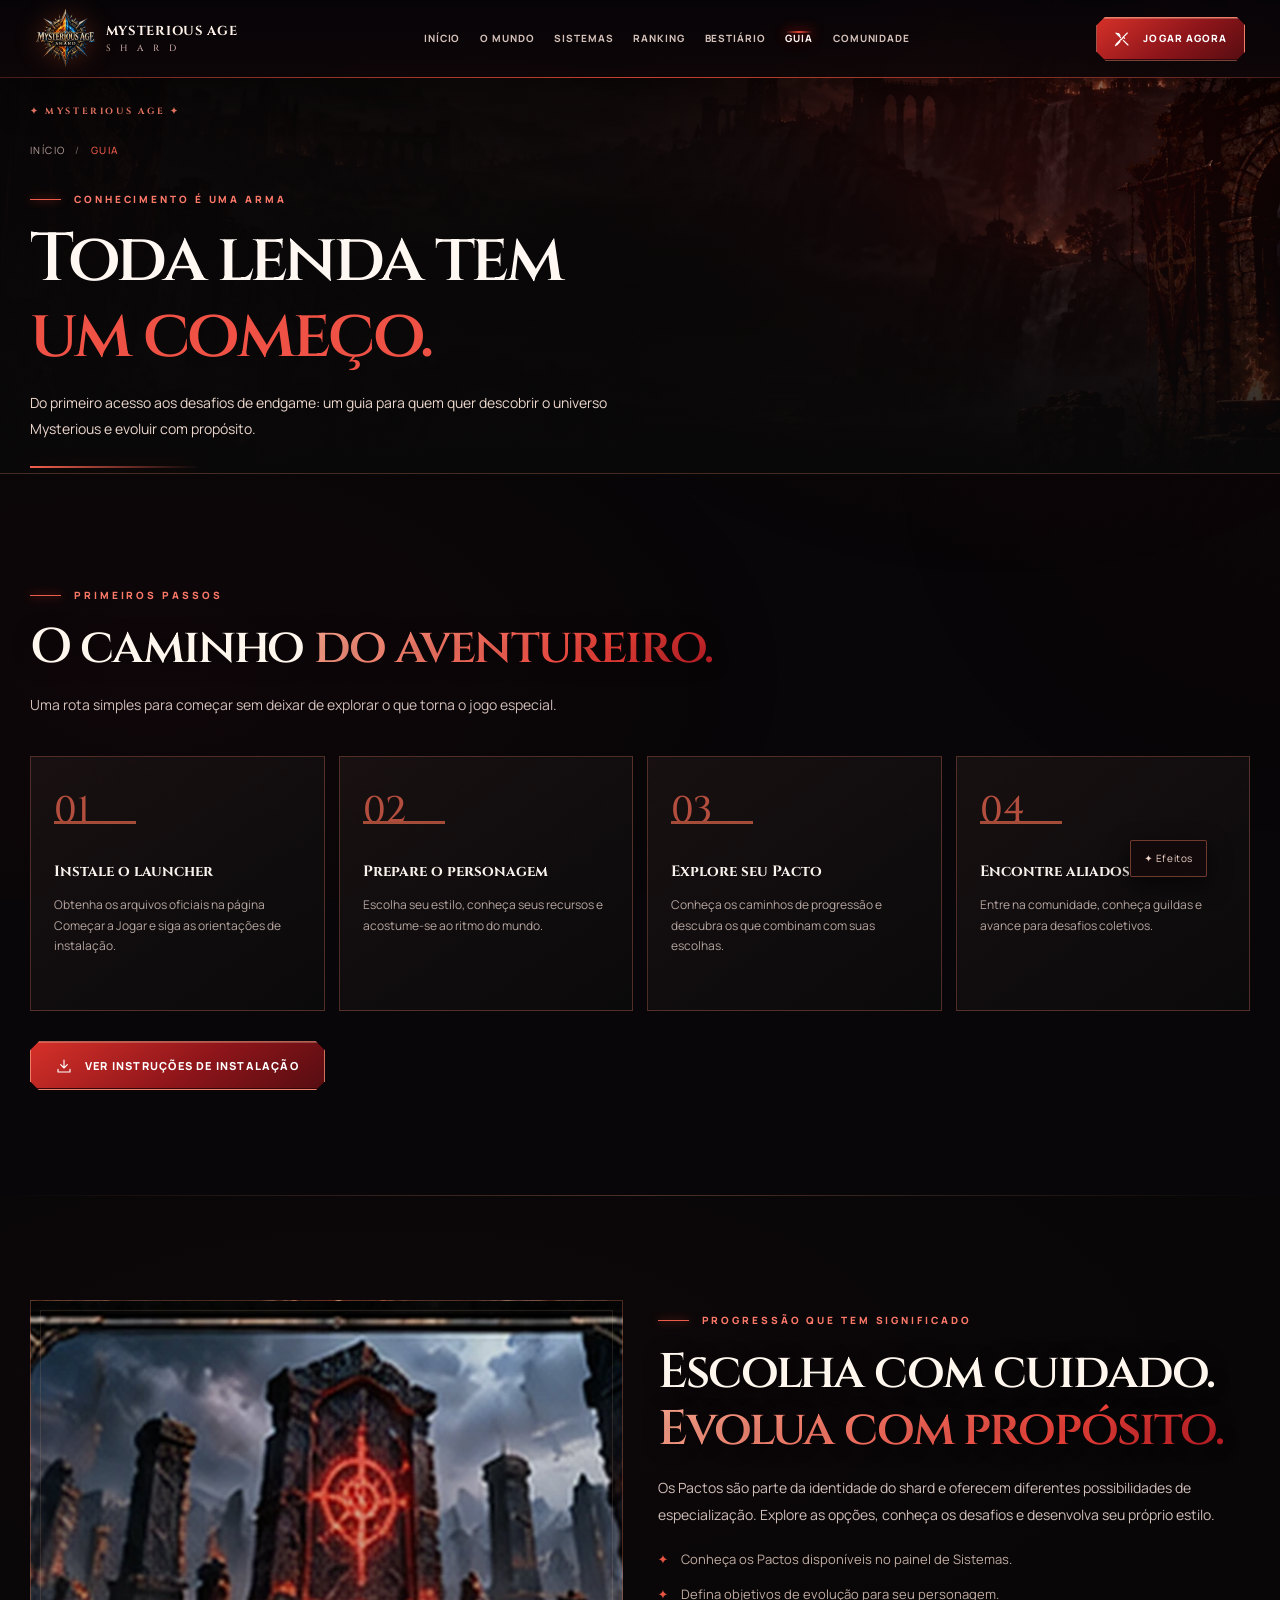
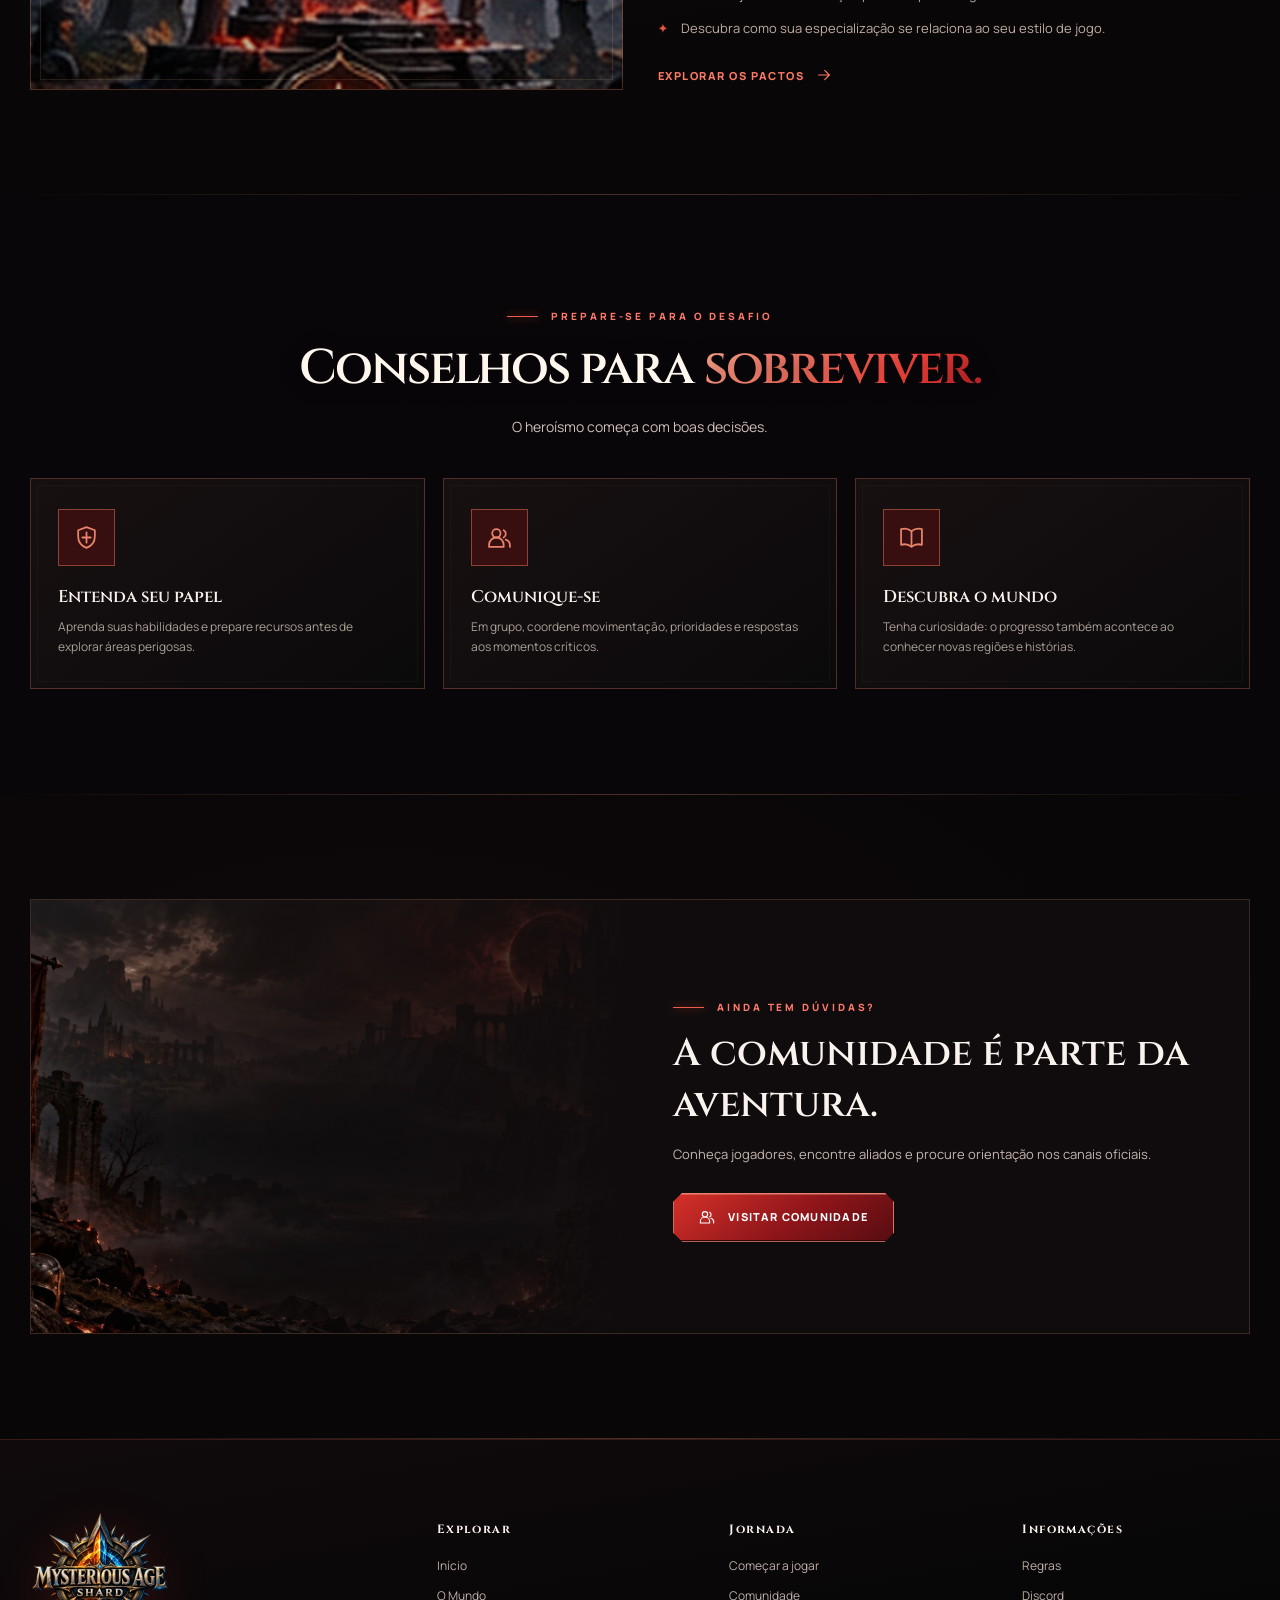
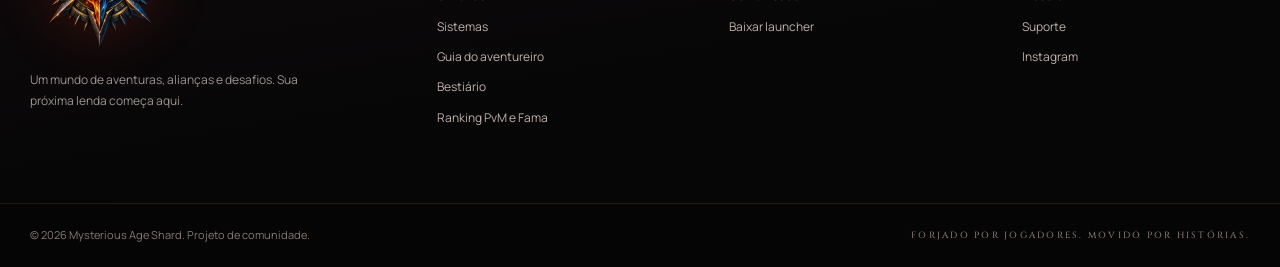
<file: guia.html>
<!DOCTYPE html>
<!DOCTYPE html>

<html lang="pt-BR"><head><meta charset="utf-8"/><meta content="width=device-width,initial-scale=1" name="viewport"/><meta content="#100a0b" name="theme-color"/><meta content="Guia inicial do Mysterious Age: instalação, Pactos, grupos, combate e evolução." name="description"/><meta content="website" property="og:type"/><meta content="Guia do Aventureiro | Mysterious Age Shard" property="og:title"/><meta content="Guia inicial do Mysterious Age: instalação, Pactos, grupos, combate e evolução." property="og:description"/><meta content="assets/img/logo.webp" property="og:image"/><link href="assets/img/favicon.png" rel="icon" type="image/png"/><link href="assets/styles.css" rel="stylesheet"/><title>Guia do Aventureiro | Mysterious Age Shard</title><link href="assets/legendary.css" rel="stylesheet"/><link href="assets/ascension.css" rel="stylesheet"/><meta content="dark" name="color-scheme"/></head><body class="edition-ascension"><div aria-hidden="true" class="reading-progress" id="reading-progress"></div><svg style="display:none" xmlns="http://www.w3.org/2000/svg">
<symbol id="arrow" viewbox="0 0 24 24"><path d="M4 12h16m-7-7 7 7-7 7"></path></symbol>
<symbol id="download" viewbox="0 0 24 24"><path d="M12 3v12m-5-5 5 5 5-5M3 17v4h18v-4"></path></symbol>
<symbol id="swords" viewbox="0 0 24 24"><path d="m3 3 7 7m4 4 7 7M11 13l2-2m-9 10 5-5M4 4l3 0 2 3m11-4-7 7m-2 2-8 8m11-11 2 2m-12 9-2 2"></path></symbol>
<symbol id="shield" viewbox="0 0 24 24"><path d="M12 2 4 5v6c0 5.8 4.1 9.4 8 11 3.9-1.6 8-5.2 8-11V5zM12 7v10M8 12h8"></path></symbol>
<symbol id="castle" viewbox="0 0 24 24"><path d="M3 22V7h4V3h4v4h2V3h4v4h4v15H3Zm4 0v-7h10v7M3 11h18M12 15v7"></path></symbol>
<symbol id="flame" viewbox="0 0 24 24"><path d="M12 22c4.6 0 7-3.5 7-7 0-2.9-1.9-5.4-4-7-.1 3.2-2.4 4.5-3 4-2.9-2-1.4-5.9-1-9C6.5 6.1 5 10.3 5 14.5 5 19 8 22 12 22Zm0 0c-2.1 0-3-1.4-3-3.2 0-1.4 1.4-2.4 2.4-3.4.2 1.9 2.6 2.8 2.6 4.5 0 1.1-.8 2.1-2 2.1Z"></path></symbol>
<symbol id="users" viewbox="0 0 24 24"><circle cx="9" cy="8" r="4"></circle><path d="M2 21v-2a7 7 0 0 1 14 0v2zm14-16a4 4 0 0 1 0 7m2 2a6 6 0 0 1 4 6v1"></path></symbol>
<symbol id="book" viewbox="0 0 24 24"><path d="M12 21c-3-2.5-6.6-3-10-2V4c3.5-1 7-.5 10 2 3-2.5 6.5-3 10-2v15c-3.4-1-7-.5-10 2Zm0-15v15"></path></symbol>
<symbol id="compass" viewbox="0 0 24 24"><circle cx="12" cy="12" r="10"></circle><path d="m15.5 8.5-2 5-5 2 2-5 5-2Z"></path></symbol>
<symbol id="crown" viewbox="0 0 24 24"><path d="m2 8 5 4 5-8 5 8 5-4-3 12H5L2 8Zm4 8h12"></path></symbol>
<symbol id="menu" viewbox="0 0 24 24"><path d="M4 6h16M4 12h16M4 18h16"></path></symbol>
<symbol id="close" viewbox="0 0 24 24"><path d="M5 5 19 19M19 5 5 19"></path></symbol>
<symbol id="chevron" viewbox="0 0 24 24"><path d="m9 18 6-6-6-6"></path></symbol>
<symbol id="spark" viewbox="0 0 24 24"><path d="m12 2 2.5 7.5L22 12l-7.5 2.5L12 22l-2.5-7.5L2 12l7.5-2.5L12 2Z"></path></symbol>
<symbol id="discord" viewbox="0 0 24 24"><path d="M7 5c3.5-1.5 6.5-1.5 10 0l2.5 2c1.7 3.3 2.3 6.7 2 10.5-2 1.7-4 2.6-6 3l-.8-1.8M7 5 4.5 7C2.8 10.3 2.2 13.7 2.5 17.5c2 1.7 4 2.6 6 3l.8-1.8M8 17a16 16 0 0 0 8 0M8 12h.01M16 12h.01"></path></symbol>
<symbol id="search" viewbox="0 0 24 24"><circle cx="10.8" cy="10.8" r="7.8"></circle><path d="m16.5 16.5 5 5"></path></symbol>
<symbol id="scroll" viewbox="0 0 24 24"><path d="M6 3h13v15a3 3 0 0 1-3 3H5a3 3 0 0 1-3-3c0-1.5 1-3 3-3h11M6 3a3 3 0 0 0-3 3v9M6 7h9M6 11h7"></path></symbol>
<symbol id="settings" viewbox="0 0 24 24"><path d="m12 2 2.2 2.9 3.6-.3.9 3.5 3.3 1.5-1.2 3.5 1.2 3.4-3.3 1.4-.9 3.5-3.6-.2L12 24l-2.2-2.8-3.6.2-.9-3.5L2 16.5l1.2-3.4L2 9.6l3.3-1.5.9-3.5 3.6.3L12 2Z"></path><circle cx="12" cy="13" r="3"></circle></symbol>
<symbol id="star" viewbox="0 0 24 24"><path d="m12 2 2.8 6.5 7.2.6-5.5 4.8 1.7 7.1-6.2-3.7-6.2 3.7 1.7-7.1L2 9.1l7.2-.6z"></path></symbol>
<symbol id="heart" viewbox="0 0 24 24"><path d="M12 21S2 15 2 8a5 5 0 0 1 10-1 5 5 0 0 1 10 1c0 7-10 13-10 13Z"></path></symbol>
</svg>
<a class="skip" href="#conteudo">Pular para o conteúdo</a><div aria-hidden="true" class="ambient"></div>
<header class="site-header"><div class="header-inner"><a aria-label="Mysterious Age Shard — início" class="brand" href="index.html"><img alt="Brasão do Mysterious Age Shard" src="assets/img/logo-small.webp"/><span class="brand-type">MYSTERIOUS AGE<span>S H A R D</span></span></a>
<nav aria-label="Navegação principal" class="nav" id="main-nav"><a data-page="index" href="index.html">Início</a><a data-page="mundo" href="mundo.html">O Mundo</a><a data-page="sistemas" href="sistemas.html">Sistemas</a><a data-page="bestiario" href="bestiario.html">Bestiário</a><a aria-current="page" class="active" data-page="guia" href="guia.html">Guia</a><a data-page="comunidade" href="comunidade.html">Comunidade</a></nav>
<div class="header-actions"><a class="btn" href="jogar.html"><svg aria-hidden="true" class="" style="fill:none;stroke:currentColor;stroke-width:1.7;stroke-linecap:round;stroke-linejoin:round" viewbox="0 0 24 24"><use href="#swords"></use></svg><span>Jogar agora</span></a><button aria-controls="main-nav" aria-expanded="false" aria-label="Abrir menu" class="icon-button menu-trigger" id="menu-trigger" type="button"><svg aria-hidden="true" class="" style="fill:none;stroke:currentColor;stroke-width:1.7;stroke-linecap:round;stroke-linejoin:round" viewbox="0 0 24 24"><use href="#menu"></use></svg></button></div></div></header><main id="conteudo"><section class="page-hero"><div class="container"><span class="page-hero-insignia">✦  MYSTERIOUS AGE  ✦</span><div class="breadcrumbs"><a href="index.html">Início</a><span>/</span><b>Guia</b></div><div class="eyebrow">Conhecimento é uma arma</div><h1>Toda lenda tem <span>um começo.</span></h1><p>Do primeiro acesso aos desafios de endgame: um guia para quem quer descobrir o universo Mysterious e evoluir com propósito.</p></div></section>
<section class="section"><div class="container"><div class=""><div class="eyebrow">Primeiros passos</div><h2 class="section-title">O caminho <em>do aventureiro.</em></h2><p class="section-lead">Uma rota simples para começar sem deixar de explorar o que torna o jogo especial.</p></div><div class="steps" style="margin-top:38px"><div class="panel step reveal"><h3>Instale o launcher</h3><p>Obtenha os arquivos oficiais na página Começar a Jogar e siga as orientações de instalação.</p></div><div class="panel step reveal"><h3>Prepare o personagem</h3><p>Escolha seu estilo, conheça seus recursos e acostume-se ao ritmo do mundo.</p></div><div class="panel step reveal"><h3>Explore seu Pacto</h3><p>Conheça os caminhos de progressão e descubra os que combinam com suas escolhas.</p></div><div class="panel step reveal"><h3>Encontre aliados</h3><p>Entre na comunidade, conheça guildas e avance para desafios coletivos.</p></div></div><div style="margin-top:30px"><a class="btn" href="jogar.html"><svg aria-hidden="true" class="" style="fill:none;stroke:currentColor;stroke-width:1.7;stroke-linecap:round;stroke-linejoin:round" viewbox="0 0 24 24"><use href="#download"></use></svg><span>Ver instruções de instalação</span></a></div></div></section>
<section class="section section-dark section-framed" id="pactos"><div class="container"><div class="split"><div class="image-panel pacts reveal"></div><div class="reveal"><div class="eyebrow">Progressão que tem significado</div><h2 class="section-title">Escolha com cuidado. <em>Evolua com propósito.</em></h2><p class="section-lead">Os Pactos são parte da identidade do shard e oferecem diferentes possibilidades de especialização. Explore as opções, conheça os desafios e desenvolva seu próprio estilo.</p><ul class="feature-list"><li>Conheça os Pactos disponíveis no painel de Sistemas.</li><li>Defina objetivos de evolução para seu personagem.</li><li>Descubra como sua especialização se relaciona ao seu estilo de jogo.</li></ul><div style="margin-top:24px"><a class="text-link" href="sistemas.html">Explorar os Pactos <svg aria-hidden="true" class="" style="fill:none;stroke:currentColor;stroke-width:1.7;stroke-linecap:round;stroke-linejoin:round" viewbox="0 0 24 24"><use href="#arrow"></use></svg></a></div></div></div></div></section>
<section class="section"><div class="container"><div class="center"><div class="eyebrow">Prepare-se para o desafio</div><h2 class="section-title">Conselhos para <em>sobreviver.</em></h2><p class="section-lead">O heroísmo começa com boas decisões.</p></div><div class="feature-columns" style="margin-top:38px"><div class="panel feature-column reveal"><div class="icon-wrap"><svg aria-hidden="true" class="" style="fill:none;stroke:currentColor;stroke-width:1.7;stroke-linecap:round;stroke-linejoin:round" viewbox="0 0 24 24"><use href="#shield"></use></svg></div><h3>Entenda seu papel</h3><p>Aprenda suas habilidades e prepare recursos antes de explorar áreas perigosas.</p></div><div class="panel feature-column reveal"><div class="icon-wrap"><svg aria-hidden="true" class="" style="fill:none;stroke:currentColor;stroke-width:1.7;stroke-linecap:round;stroke-linejoin:round" viewbox="0 0 24 24"><use href="#users"></use></svg></div><h3>Comunique-se</h3><p>Em grupo, coordene movimentação, prioridades e respostas aos momentos críticos.</p></div><div class="panel feature-column reveal"><div class="icon-wrap"><svg aria-hidden="true" class="" style="fill:none;stroke:currentColor;stroke-width:1.7;stroke-linecap:round;stroke-linejoin:round" viewbox="0 0 24 24"><use href="#book"></use></svg></div><h3>Descubra o mundo</h3><p>Tenha curiosidade: o progresso também acontece ao conhecer novas regiões e histórias.</p></div></div></div></section>
<section class="section section-dark section-framed"><div class="container"><div class="spotlight reveal"><div class="spotlight-image"></div><div class="spotlight-text"><div class="eyebrow">Ainda tem dúvidas?</div><h2>A comunidade é parte da aventura.</h2><p>Conheça jogadores, encontre aliados e procure orientação nos canais oficiais.</p><a class="btn" href="comunidade.html"><svg aria-hidden="true" class="" style="fill:none;stroke:currentColor;stroke-width:1.7;stroke-linecap:round;stroke-linejoin:round" viewbox="0 0 24 24"><use href="#users"></use></svg><span>Visitar comunidade</span></a></div></div></div></section>
</main><footer class="footer"><div class="container"><div class="footer-grid"><div class="footer-brand"><a href="index.html"><img alt="Mysterious Age Shard" decoding="async" loading="lazy" src="assets/img/logo-small.webp"/></a><p>Um mundo de aventuras, alianças e desafios. Sua próxima lenda começa aqui.</p></div><div class="footer-col"><h4>Explorar</h4><a href="index.html">Início</a><a href="mundo.html">O Mundo</a><a href="sistemas.html">Sistemas</a><a href="guia.html">Guia do aventureiro</a><a href="bestiario.html">Bestiário</a></div><div class="footer-col"><h4>Jornada</h4><a href="jogar.html">Começar a jogar</a><a href="comunidade.html">Comunidade</a><a data-link="launcher" href="#">Baixar launcher</a></div><div class="footer-col"><h4>Informações</h4><a href="regras.html">Regras</a><a data-link="discord" href="#">Discord</a><a data-link="support" href="#">Suporte</a><a data-link="instagram" href="#">Instagram</a></div></div></div><div class="footer-bottom"><div class="container"><span>© <span data-year="">2026</span> Mysterious Age Shard. Projeto de comunidade.</span><span class="footer-motto">Forjado por jogadores. Movido por histórias.</span></div></div></footer><aside aria-atomic="true" aria-live="polite" class="toast" id="site-toast"></aside><script src="config.js"></script><script defer="" src="assets/site.js"></script><script defer="True" src="assets/legendary.js"></script><a aria-label="Voltar ao início da página" class="back-to-top" href="#conteudo" id="back-to-top">↑</a><script defer="True" src="assets/ascension.js"></script><div class="motion-control" data-motion-control=""><button aria-pressed="false" class="motion-switch" id="motion-switch" title="Alternar efeitos visuais" type="button">✦ Efeitos</button></div></body></html>
</file>
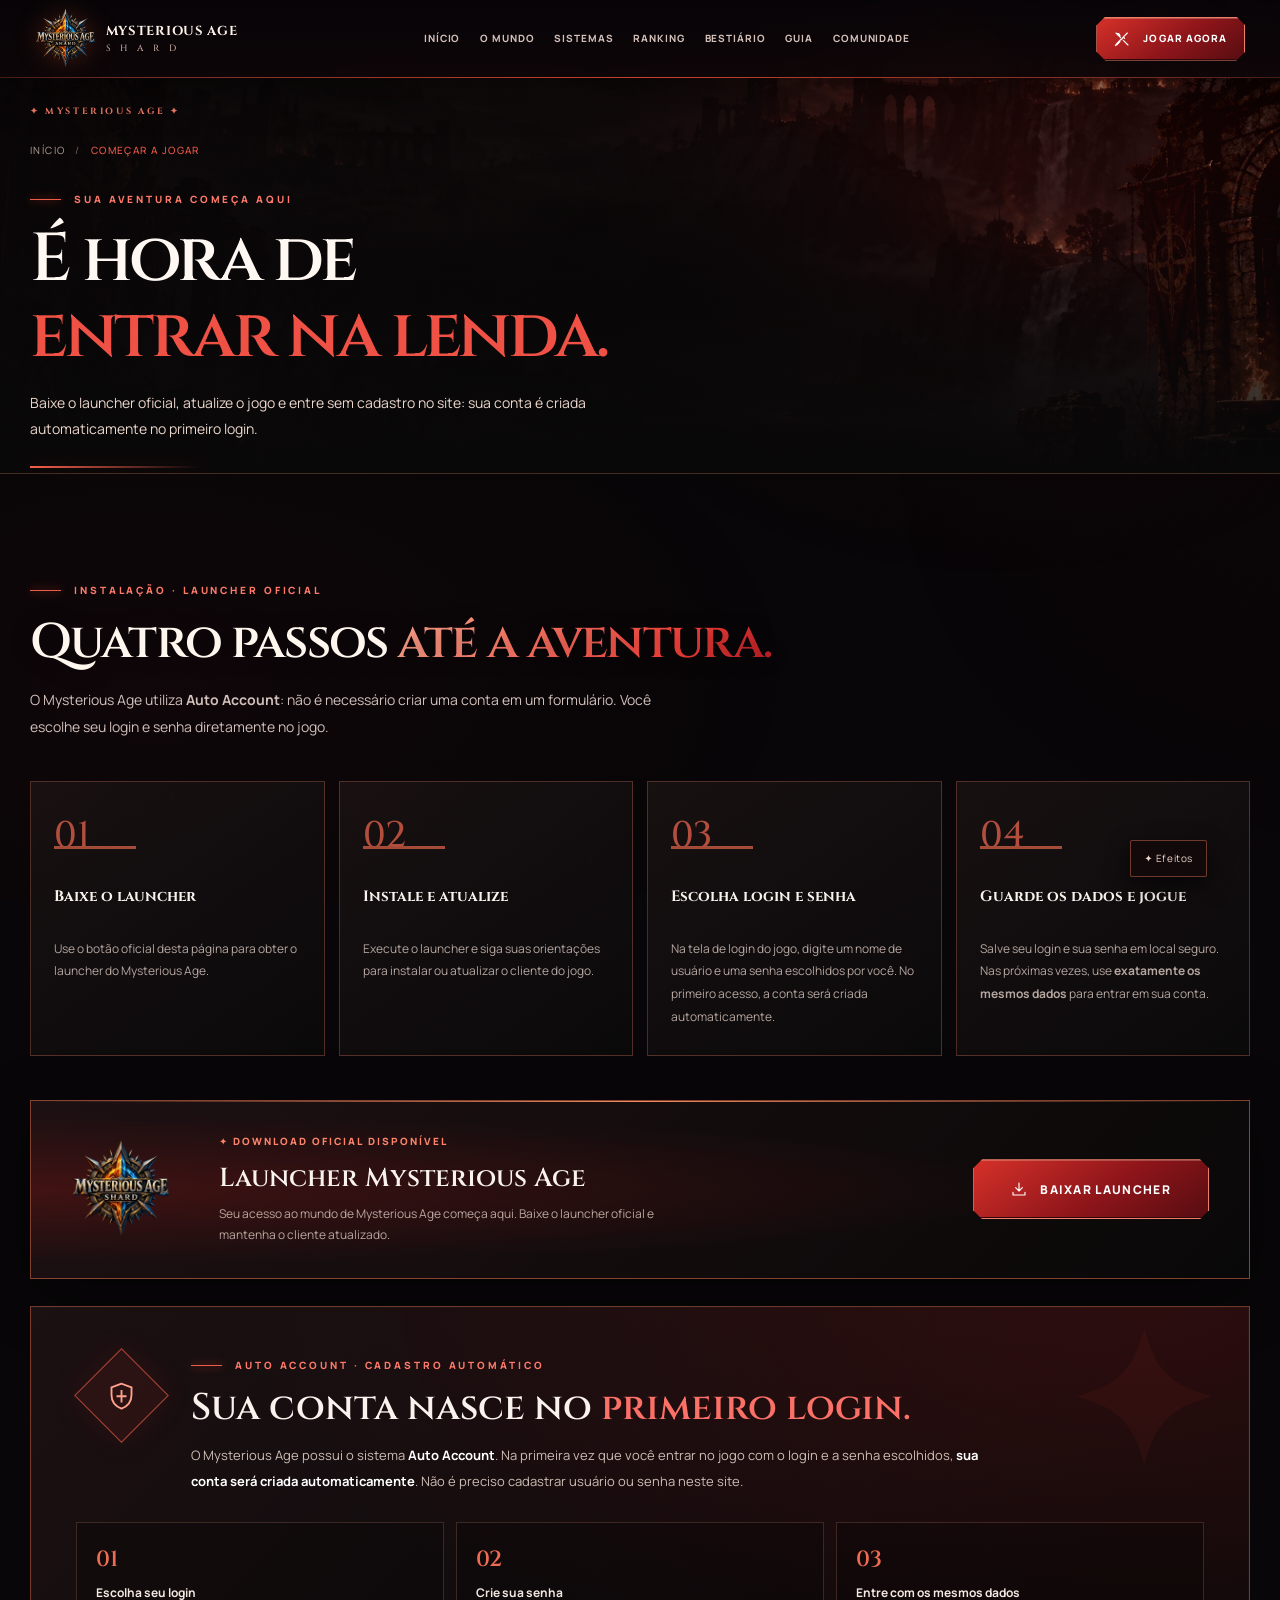
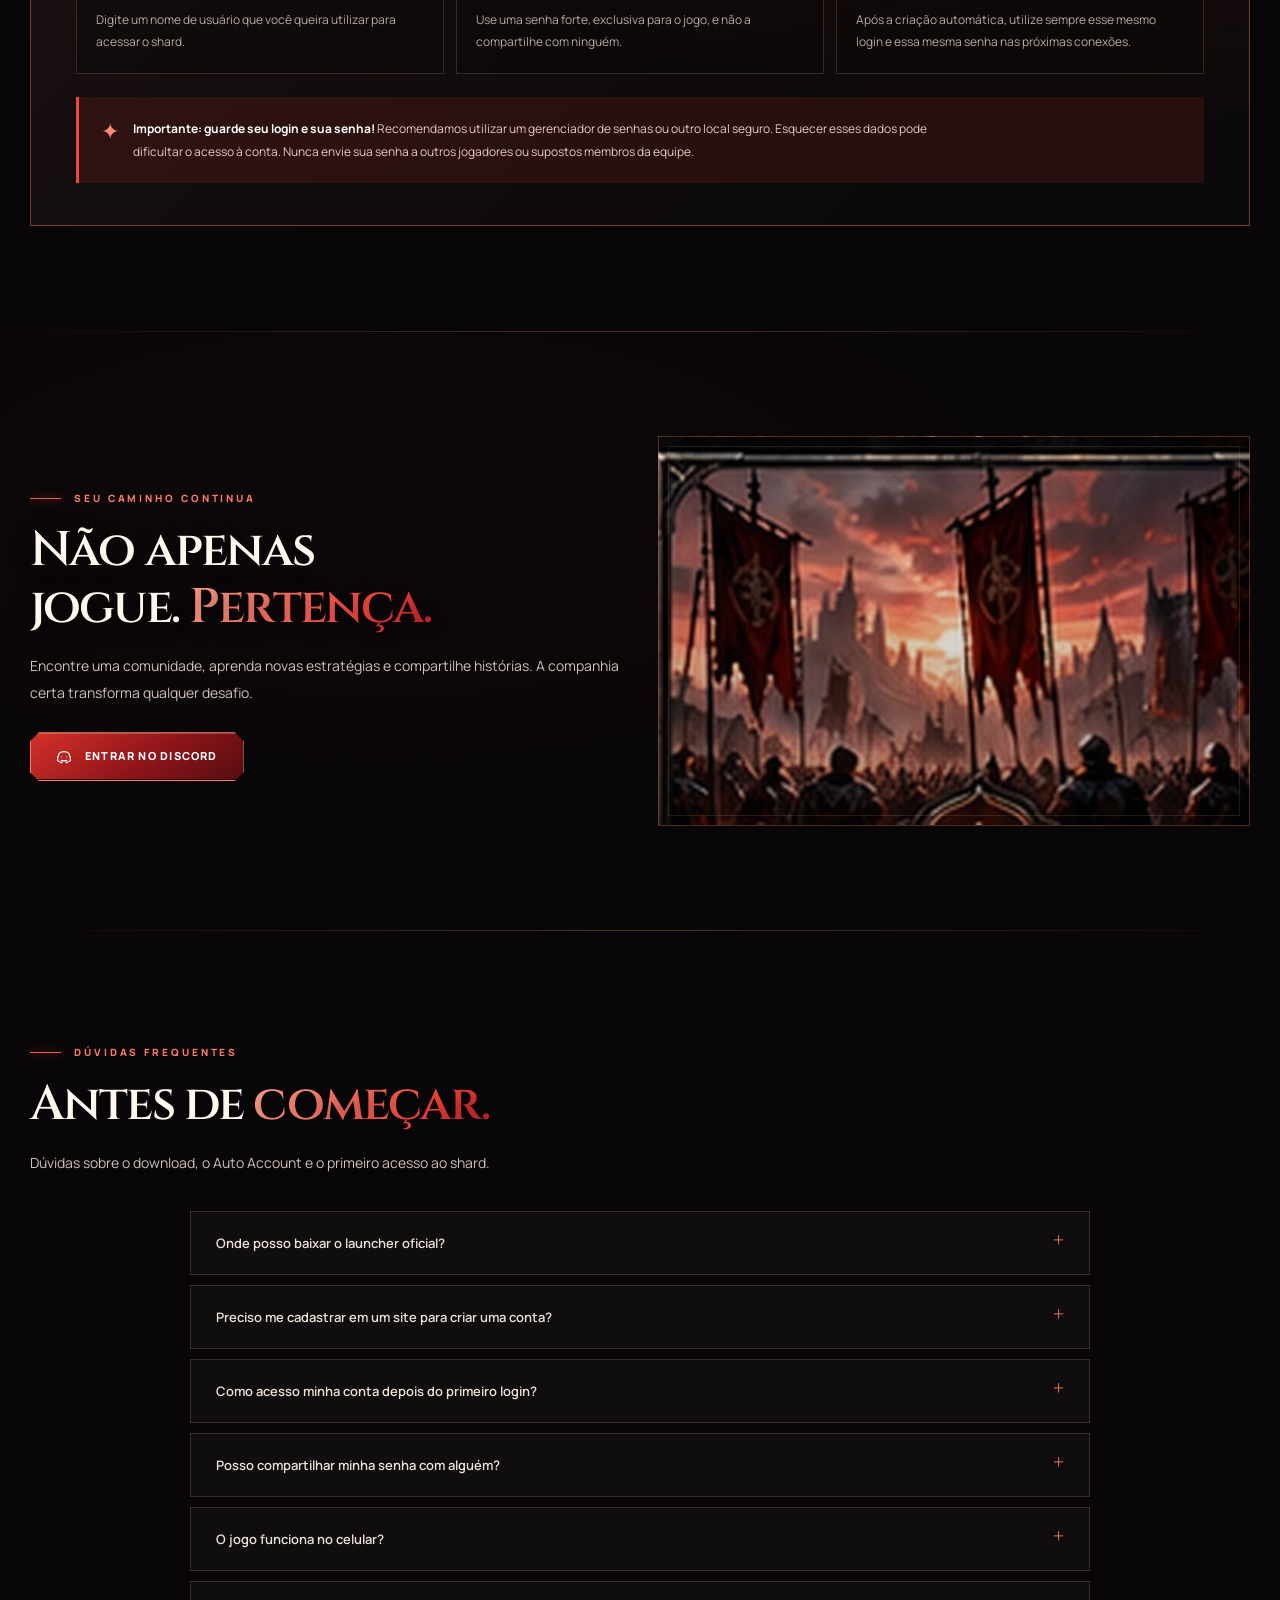
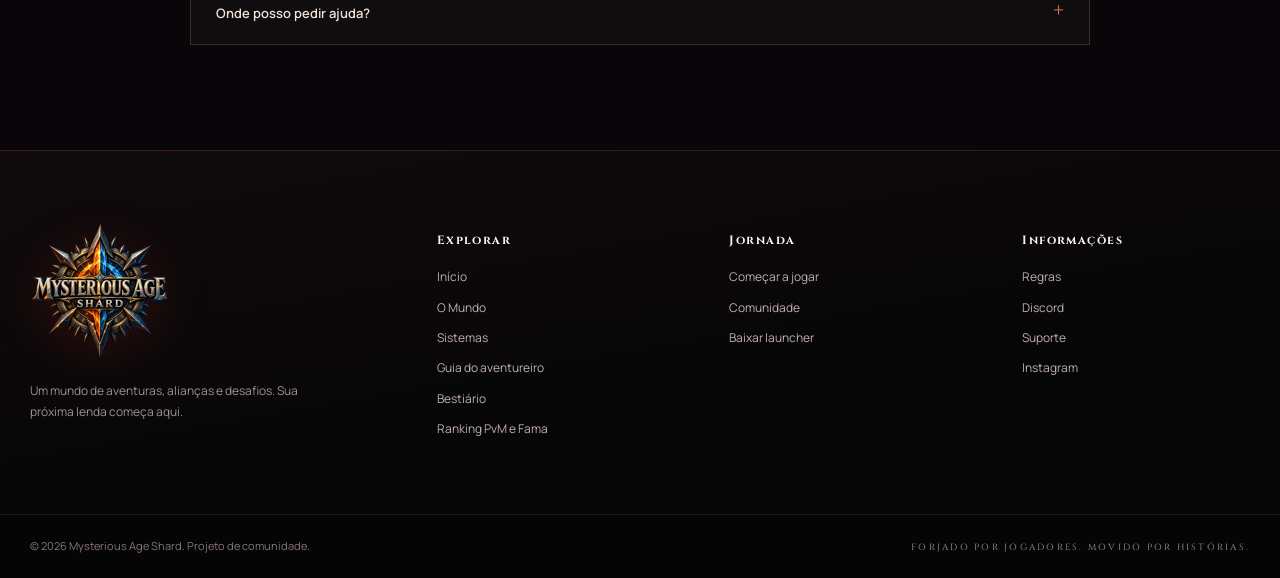
<file: jogar.html>
<!DOCTYPE html>
<!DOCTYPE html>

<!DOCTYPE html>

<html lang="pt-BR"><head><meta charset="utf-8"/><meta content="width=device-width,initial-scale=1" name="viewport"/><meta content="#100a0b" name="theme-color"/><meta content="Baixe o launcher oficial do Mysterious Age Shard, instale o jogo e aprenda a criar sua conta automaticamente no primeiro login com o sistema Auto Account." name="description"/><meta content="website" property="og:type"/><meta content="Começar a Jogar | Mysterious Age Shard" property="og:title"/><meta content="Launcher oficial e Auto Account: sua conta é criada automaticamente quando você entra no jogo com seu login e senha pela primeira vez." property="og:description"/><meta content="assets/img/logo.webp" property="og:image"/><link href="assets/img/favicon.png" rel="icon" type="image/png"/><link href="assets/styles.css" rel="stylesheet"/><title>Começar a Jogar | Mysterious Age Shard</title><link href="assets/legendary.css" rel="stylesheet"/><link href="assets/ascension.css" rel="stylesheet"/><meta content="dark" name="color-scheme"/><style>/* Mysterious Age — Como Jogar / instalação. Escopo exclusivo desta página. */
.page-jogar .start-section{padding-top:100px}
.page-jogar .steps{margin-top:40px}
.page-jogar .step{min-height:260px;transition:border-color .25s ease,background .25s ease,transform .25s ease}
.page-jogar .step:hover{border-color:rgba(241,97,75,.6);background:linear-gradient(155deg,rgba(80,24,23,.25),rgba(15,10,12,.95));transform:translateY(-4px)}
.page-jogar .step h3{line-height:1.45;min-height:2.6em}
.page-jogar .step p{font-size:12px;line-height:1.9}
.page-jogar .download-box{margin-top:44px;position:relative;overflow:hidden;box-shadow:0 15px 60px #0006}
.page-jogar .download-box:before{content:'';position:absolute;inset:0 0 auto;height:1px;background:linear-gradient(90deg,transparent,#f58c60,transparent);pointer-events:none}
.page-jogar .download-box .btn{position:relative;z-index:1}
.page-jogar .download-box .btn:focus-visible{outline-offset:6px}
.page-jogar .download-box p{line-height:1.8;max-width:470px}
.page-jogar .download-box .download-official{font-size:10px;letter-spacing:.2em;font-weight:800;text-transform:uppercase;color:#ff856a;margin:0 0 11px}
.page-jogar .helper-note{margin-top:16px;line-height:1.85}
.page-jogar .auto-account{position:relative;isolation:isolate;overflow:hidden;margin-top:27px;padding:42px 45px;background:radial-gradient(ellipse at 92% 0%,rgba(156,25,25,.22),transparent 57%),linear-gradient(135deg,#1b1012,#0b090a 76%);border:1px solid rgba(204,105,75,.5);box-shadow:inset 0 0 0 1px rgba(255,235,208,.02)}
.page-jogar .auto-account:before{content:'✦';position:absolute;right:33px;top:15px;font:700 180px/1 var(--display);color:rgba(207,60,47,.07);pointer-events:none;z-index:-1}
.page-jogar .auto-account-header{display:flex;gap:23px;align-items:flex-start}
.page-jogar .auto-seal{flex:none;display:grid;place-items:center;width:67px;height:67px;border:1px solid #aa4436;transform:rotate(45deg);margin:13px 13px 0 12px;background:#4f1a1a55;box-shadow:0 0 30px #af231a24}
.page-jogar .auto-seal svg{transform:rotate(-45deg);width:30px;height:30px;stroke:#ffa28b;fill:none;stroke-width:1.5}
.page-jogar .auto-account .eyebrow{margin-bottom:11px}
.page-jogar .auto-account h3{font:600 clamp(23px,3vw,37px)/1.25 var(--display);margin:0 0 12px}
.page-jogar .auto-account h3 em{font-style:normal;color:#fb7067}
.page-jogar .auto-account p{color:#cdbdb4;font-size:13px;line-height:1.95;margin:0;max-width:810px}
.page-jogar .auto-account p strong{color:#fff}
.page-jogar .auto-list{display:grid;grid-template-columns:repeat(3,minmax(0,1fr));gap:12px;margin:28px 0 23px;padding:0;list-style:none}
.page-jogar .auto-list li{position:relative;padding:22px 19px 20px;background:rgba(0,0,0,.25);border:1px solid rgba(223,150,120,.21);font-size:12px;color:#bba9a1;line-height:1.8}
.page-jogar .auto-list li b{display:block;margin-bottom:6px;color:#f3e9e1;font-size:12px}
.page-jogar .auto-list .num{display:block;font:600 22px var(--display);color:#ef6b52;margin-bottom:8px}
.page-jogar .credentials-warning{display:flex;align-items:flex-start;gap:14px;padding:20px 22px;background:rgba(124,35,27,.24);border-left:3px solid #ea4c39}
.page-jogar .credentials-warning .warning-symbol{font-size:22px;color:#ff8975;line-height:1.3}
.page-jogar .credentials-warning p{font-size:12px;color:#e4cbc0}
.page-jogar .credentials-warning strong{color:#fff}
.page-jogar .faq details p{font-size:13px;line-height:1.9}
@media(max-width:980px){.page-jogar .auto-list{grid-template-columns:1fr}.page-jogar .step h3{min-height:0}.page-jogar .auto-list li{padding:16px 19px}.page-jogar .auto-list .num{display:inline;margin-right:12px}.page-jogar .auto-list li b{display:inline}}
@media(max-width:680px){.page-jogar .start-section{padding-top:70px}.page-jogar .steps{margin-top:29px}.page-jogar .step{min-height:180px}.page-jogar .download-box{margin-top:29px;gap:14px}.page-jogar .download-box h3{font-size:19px}.page-jogar .download-box .btn{white-space:normal}.page-jogar .auto-account{padding:30px 21px}.page-jogar .auto-account-header{display:block}.page-jogar .auto-seal{display:none}.page-jogar .auto-account h3{font-size:25px}.page-jogar .credentials-warning{padding:16px 13px}.page-jogar .auto-account:before{right:-20px;top:5px;font-size:115px}}
@media(prefers-reduced-motion:reduce){.page-jogar .step:hover{transform:none}}
</style></head><body class="edition-ascension page-jogar"><div aria-hidden="true" class="reading-progress" id="reading-progress"></div><svg style="display:none" xmlns="http://www.w3.org/2000/svg">
<symbol id="arrow" viewbox="0 0 24 24"><path d="M4 12h16m-7-7 7 7-7 7"></path></symbol>
<symbol id="download" viewbox="0 0 24 24"><path d="M12 3v12m-5-5 5 5 5-5M3 17v4h18v-4"></path></symbol>
<symbol id="swords" viewbox="0 0 24 24"><path d="m3 3 7 7m4 4 7 7M11 13l2-2m-9 10 5-5M4 4l3 0 2 3m11-4-7 7m-2 2-8 8m11-11 2 2m-12 9-2 2"></path></symbol>
<symbol id="shield" viewbox="0 0 24 24"><path d="M12 2 4 5v6c0 5.8 4.1 9.4 8 11 3.9-1.6 8-5.2 8-11V5zM12 7v10M8 12h8"></path></symbol>
<symbol id="castle" viewbox="0 0 24 24"><path d="M3 22V7h4V3h4v4h2V3h4v4h4v15H3Zm4 0v-7h10v7M3 11h18M12 15v7"></path></symbol>
<symbol id="flame" viewbox="0 0 24 24"><path d="M12 22c4.6 0 7-3.5 7-7 0-2.9-1.9-5.4-4-7-.1 3.2-2.4 4.5-3 4-2.9-2-1.4-5.9-1-9C6.5 6.1 5 10.3 5 14.5 5 19 8 22 12 22Zm0 0c-2.1 0-3-1.4-3-3.2 0-1.4 1.4-2.4 2.4-3.4.2 1.9 2.6 2.8 2.6 4.5 0 1.1-.8 2.1-2 2.1Z"></path></symbol>
<symbol id="users" viewbox="0 0 24 24"><circle cx="9" cy="8" r="4"></circle><path d="M2 21v-2a7 7 0 0 1 14 0v2zm14-16a4 4 0 0 1 0 7m2 2a6 6 0 0 1 4 6v1"></path></symbol>
<symbol id="book" viewbox="0 0 24 24"><path d="M12 21c-3-2.5-6.6-3-10-2V4c3.5-1 7-.5 10 2 3-2.5 6.5-3 10-2v15c-3.4-1-7-.5-10 2Zm0-15v15"></path></symbol>
<symbol id="compass" viewbox="0 0 24 24"><circle cx="12" cy="12" r="10"></circle><path d="m15.5 8.5-2 5-5 2 2-5 5-2Z"></path></symbol>
<symbol id="crown" viewbox="0 0 24 24"><path d="m2 8 5 4 5-8 5 8 5-4-3 12H5L2 8Zm4 8h12"></path></symbol>
<symbol id="menu" viewbox="0 0 24 24"><path d="M4 6h16M4 12h16M4 18h16"></path></symbol>
<symbol id="close" viewbox="0 0 24 24"><path d="M5 5 19 19M19 5 5 19"></path></symbol>
<symbol id="chevron" viewbox="0 0 24 24"><path d="m9 18 6-6-6-6"></path></symbol>
<symbol id="spark" viewbox="0 0 24 24"><path d="m12 2 2.5 7.5L22 12l-7.5 2.5L12 22l-2.5-7.5L2 12l7.5-2.5L12 2Z"></path></symbol>
<symbol id="discord" viewbox="0 0 24 24"><path d="M7 5c3.5-1.5 6.5-1.5 10 0l2.5 2c1.7 3.3 2.3 6.7 2 10.5-2 1.7-4 2.6-6 3l-.8-1.8M7 5 4.5 7C2.8 10.3 2.2 13.7 2.5 17.5c2 1.7 4 2.6 6 3l.8-1.8M8 17a16 16 0 0 0 8 0M8 12h.01M16 12h.01"></path></symbol>
<symbol id="search" viewbox="0 0 24 24"><circle cx="10.8" cy="10.8" r="7.8"></circle><path d="m16.5 16.5 5 5"></path></symbol>
<symbol id="scroll" viewbox="0 0 24 24"><path d="M6 3h13v15a3 3 0 0 1-3 3H5a3 3 0 0 1-3-3c0-1.5 1-3 3-3h11M6 3a3 3 0 0 0-3 3v9M6 7h9M6 11h7"></path></symbol>
<symbol id="settings" viewbox="0 0 24 24"><path d="m12 2 2.2 2.9 3.6-.3.9 3.5 3.3 1.5-1.2 3.5 1.2 3.4-3.3 1.4-.9 3.5-3.6-.2L12 24l-2.2-2.8-3.6.2-.9-3.5L2 16.5l1.2-3.4L2 9.6l3.3-1.5.9-3.5 3.6.3L12 2Z"></path><circle cx="12" cy="13" r="3"></circle></symbol>
<symbol id="star" viewbox="0 0 24 24"><path d="m12 2 2.8 6.5 7.2.6-5.5 4.8 1.7 7.1-6.2-3.7-6.2 3.7 1.7-7.1L2 9.1l7.2-.6z"></path></symbol>
<symbol id="heart" viewbox="0 0 24 24"><path d="M12 21S2 15 2 8a5 5 0 0 1 10-1 5 5 0 0 1 10 1c0 7-10 13-10 13Z"></path></symbol>
</svg>
<a class="skip" href="#conteudo">Pular para o conteúdo</a><div aria-hidden="true" class="ambient"></div>
<header class="site-header"><div class="header-inner"><a aria-label="Mysterious Age Shard — início" class="brand" href="index.html"><img alt="Brasão do Mysterious Age Shard" src="assets/img/logo-small.webp"/><span class="brand-type">MYSTERIOUS AGE<span>S H A R D</span></span></a>
<nav aria-label="Navegação principal" class="nav" id="main-nav"><a data-page="index" href="index.html">Início</a><a data-page="mundo" href="mundo.html">O Mundo</a><a data-page="sistemas" href="sistemas.html">Sistemas</a><a data-page="bestiario" href="bestiario.html">Bestiário</a><a data-page="guia" href="guia.html">Guia</a><a data-page="comunidade" href="comunidade.html">Comunidade</a></nav>
<div class="header-actions"><a class="btn" href="jogar.html"><svg aria-hidden="true" class="" style="fill:none;stroke:currentColor;stroke-width:1.7;stroke-linecap:round;stroke-linejoin:round" viewbox="0 0 24 24"><use href="#swords"></use></svg><span>Jogar agora</span></a><button aria-controls="main-nav" aria-expanded="false" aria-label="Abrir menu" class="icon-button menu-trigger" id="menu-trigger" type="button"><svg aria-hidden="true" class="" style="fill:none;stroke:currentColor;stroke-width:1.7;stroke-linecap:round;stroke-linejoin:round" viewbox="0 0 24 24"><use href="#menu"></use></svg></button></div></div></header><main id="conteudo"><section class="page-hero"><div class="container"><span class="page-hero-insignia">✦  MYSTERIOUS AGE  ✦</span><div class="breadcrumbs"><a href="index.html">Início</a><span>/</span><b>Começar a Jogar</b></div><div class="eyebrow">Sua aventura começa aqui</div><h1>É hora de <span>entrar na lenda.</span></h1><p>Baixe o launcher oficial, atualize o jogo e entre sem cadastro no site: sua conta é criada automaticamente no primeiro login.</p></div></section>
<section class="section start-section" id="instalacao"><div class="container">
<div class="eyebrow">Instalação · Launcher oficial</div>
<h2 class="section-title">Quatro passos <em>até a aventura.</em></h2>
<p class="section-lead">O Mysterious Age utiliza <strong>Auto Account</strong>: não é necessário criar uma conta em um formulário. Você escolhe seu login e senha diretamente no jogo.</p>
<div class="steps">
<div class="panel step reveal"><h3>Baixe o launcher</h3><p>Use o botão oficial desta página para obter o launcher do Mysterious Age.</p></div>
<div class="panel step reveal"><h3>Instale e atualize</h3><p>Execute o launcher e siga suas orientações para instalar ou atualizar o cliente do jogo.</p></div>
<div class="panel step reveal"><h3>Escolha login e senha</h3><p>Na tela de login do jogo, digite um nome de usuário e uma senha escolhidos por você. No primeiro acesso, a conta será criada automaticamente.</p></div>
<div class="panel step reveal"><h3>Guarde os dados e jogue</h3><p>Salve seu login e sua senha em local seguro. Nas próximas vezes, use <strong>exatamente os mesmos dados</strong> para entrar em sua conta.</p></div>
</div>
<div class="download-box reveal" id="baixar-launcher">
<img alt="Brasão do Mysterious Age Shard" class="download-mark" src="assets/img/logo-small.webp"/>
<div><div class="download-official">✦ Download oficial disponível</div><h3>Launcher Mysterious Age</h3><p>Seu acesso ao mundo de Mysterious Age começa aqui. Baixe o launcher oficial e mantenha o cliente atualizado.</p></div>
<a aria-label="Baixar launcher oficial do Mysterious Age (abre em nova aba)" class="btn btn-large" href="https://tinyurl.com/mysterious-age-launcher" rel="noopener noreferrer" target="_blank"><svg aria-hidden="true" style="fill:none;stroke:currentColor;stroke-width:1.7;stroke-linecap:round;stroke-linejoin:round" viewbox="0 0 24 24"><use href="#download"></use></svg><span>Baixar launcher</span></a>
</div>
<div class="auto-account reveal" id="auto-account">
<div class="auto-account-header">
<div aria-hidden="true" class="auto-seal"><svg viewbox="0 0 24 24"><use href="#shield"></use></svg></div>
<div><div class="eyebrow">Auto Account · Cadastro automático</div><h3>Sua conta nasce no <em>primeiro login.</em></h3><p>O Mysterious Age possui o sistema <strong>Auto Account</strong>. Na primeira vez que você entrar no jogo com o login e a senha escolhidos, <strong>sua conta será criada automaticamente</strong>. Não é preciso cadastrar usuário ou senha neste site.</p></div>
</div>
<ol class="auto-list">
<li><span class="num">01</span><b>Escolha seu login</b><span>Digite um nome de usuário que você queira utilizar para acessar o shard.</span></li>
<li><span class="num">02</span><b>Crie sua senha</b><span>Use uma senha forte, exclusiva para o jogo, e não a compartilhe com ninguém.</span></li>
<li><span class="num">03</span><b>Entre com os mesmos dados</b><span>Após a criação automática, utilize sempre esse mesmo login e essa mesma senha nas próximas conexões.</span></li>
</ol>
<div class="credentials-warning" role="note"><span aria-hidden="true" class="warning-symbol">✦</span><p><strong>Importante: guarde seu login e sua senha!</strong> Recomendamos utilizar um gerenciador de senhas ou outro local seguro. Esquecer esses dados pode dificultar o acesso à conta. Nunca envie sua senha a outros jogadores ou supostos membros da equipe.</p></div>
</div>
</div></section>
<section class="section section-dark section-framed"><div class="container"><div class="split"><div class="reveal"><div class="eyebrow">Seu caminho continua</div><h2 class="section-title">Não apenas jogue. <em>Pertença.</em></h2><p class="section-lead">Encontre uma comunidade, aprenda novas estratégias e compartilhe histórias. A companhia certa transforma qualquer desafio.</p><div style="margin-top:26px;display:flex;gap:12px;flex-wrap:wrap"><a class="btn" data-link="discord" href="#"><svg aria-hidden="true" class="" style="fill:none;stroke:currentColor;stroke-width:1.7;stroke-linecap:round;stroke-linejoin:round" viewbox="0 0 24 24"><use href="#discord"></use></svg><span>Entrar no Discord</span></a></div></div><div class="image-panel events reveal"></div></div></div></section>
<section class="section"><div class="container"><div class=""><div class="eyebrow">Dúvidas frequentes</div><h2 class="section-title">Antes de <em>começar.</em></h2><p class="section-lead">Dúvidas sobre o download, o Auto Account e o primeiro acesso ao shard.</p></div><div class="faq" style="max-width:900px;margin:35px auto 0"><details><summary>Onde posso baixar o launcher oficial?</summary><p>Use o botão <a href="https://tinyurl.com/mysterious-age-launcher" rel="noopener noreferrer" style="color:#ff8d76;text-decoration:underline" target="_blank">Baixar launcher</a> desta página. Ele abre o endereço de download oficial informado pela administração do Mysterious Age.</p></details><details><summary>Preciso me cadastrar em um site para criar uma conta?</summary><p>Não. O servidor utiliza <strong>Auto Account</strong>. Quando você entrar pela primeira vez no cliente do jogo usando o login e a senha escolhidos, a conta será criada automaticamente.</p></details><details><summary>Como acesso minha conta depois do primeiro login?</summary><p>Digite <strong>o mesmo login e a mesma senha</strong> usados na criação automática. Guarde os dois dados em local seguro e evite reutilizar senhas de outros serviços.</p></details><details><summary>Posso compartilhar minha senha com alguém?</summary><p>Não recomendamos. Sua senha é pessoal. Nunca a envie a outros jogadores nem a alguém que alegue fazer parte da equipe. O site não solicita sua senha de jogo.</p></details><details><summary>O jogo funciona no celular?</summary><p>O site pode ser acessado pelo celular, mas o Mysterious Age utiliza um cliente próprio de jogo. Use o launcher em um computador compatível.</p></details><details><summary>Onde posso pedir ajuda?</summary><p>Você pode acessar a página <a href="comunidade.html" style="color:#ff8d76;text-decoration:underline">Comunidade</a> para consultar os canais de contato disponíveis.</p></details></div></div></section>
</main><footer class="footer"><div class="container"><div class="footer-grid"><div class="footer-brand"><a href="index.html"><img alt="Mysterious Age Shard" decoding="async" loading="lazy" src="assets/img/logo-small.webp"/></a><p>Um mundo de aventuras, alianças e desafios. Sua próxima lenda começa aqui.</p></div><div class="footer-col"><h4>Explorar</h4><a href="index.html">Início</a><a href="mundo.html">O Mundo</a><a href="sistemas.html">Sistemas</a><a href="guia.html">Guia do aventureiro</a><a href="bestiario.html">Bestiário</a></div><div class="footer-col"><h4>Jornada</h4><a href="jogar.html">Começar a jogar</a><a href="comunidade.html">Comunidade</a><a aria-label="Baixar launcher oficial do Mysterious Age (abre em nova aba)" href="https://tinyurl.com/mysterious-age-launcher" rel="noopener noreferrer" target="_blank">Baixar launcher</a></div><div class="footer-col"><h4>Informações</h4><a href="regras.html">Regras</a><a data-link="discord" href="#">Discord</a><a data-link="support" href="#">Suporte</a><a data-link="instagram" href="#">Instagram</a></div></div></div><div class="footer-bottom"><div class="container"><span>© <span data-year="">2026</span> Mysterious Age Shard. Projeto de comunidade.</span><span class="footer-motto">Forjado por jogadores. Movido por histórias.</span></div></div></footer><aside aria-atomic="true" aria-live="polite" class="toast" id="site-toast"></aside><script src="config.js"></script><script defer="" src="assets/site.js"></script><script defer="True" src="assets/legendary.js"></script><a aria-label="Voltar ao início da página" class="back-to-top" href="#conteudo" id="back-to-top">↑</a><script defer="True" src="assets/ascension.js"></script><div class="motion-control" data-motion-control=""><button aria-pressed="false" class="motion-switch" id="motion-switch" title="Alternar efeitos visuais" type="button">✦ Efeitos</button></div></body></html>
</file>
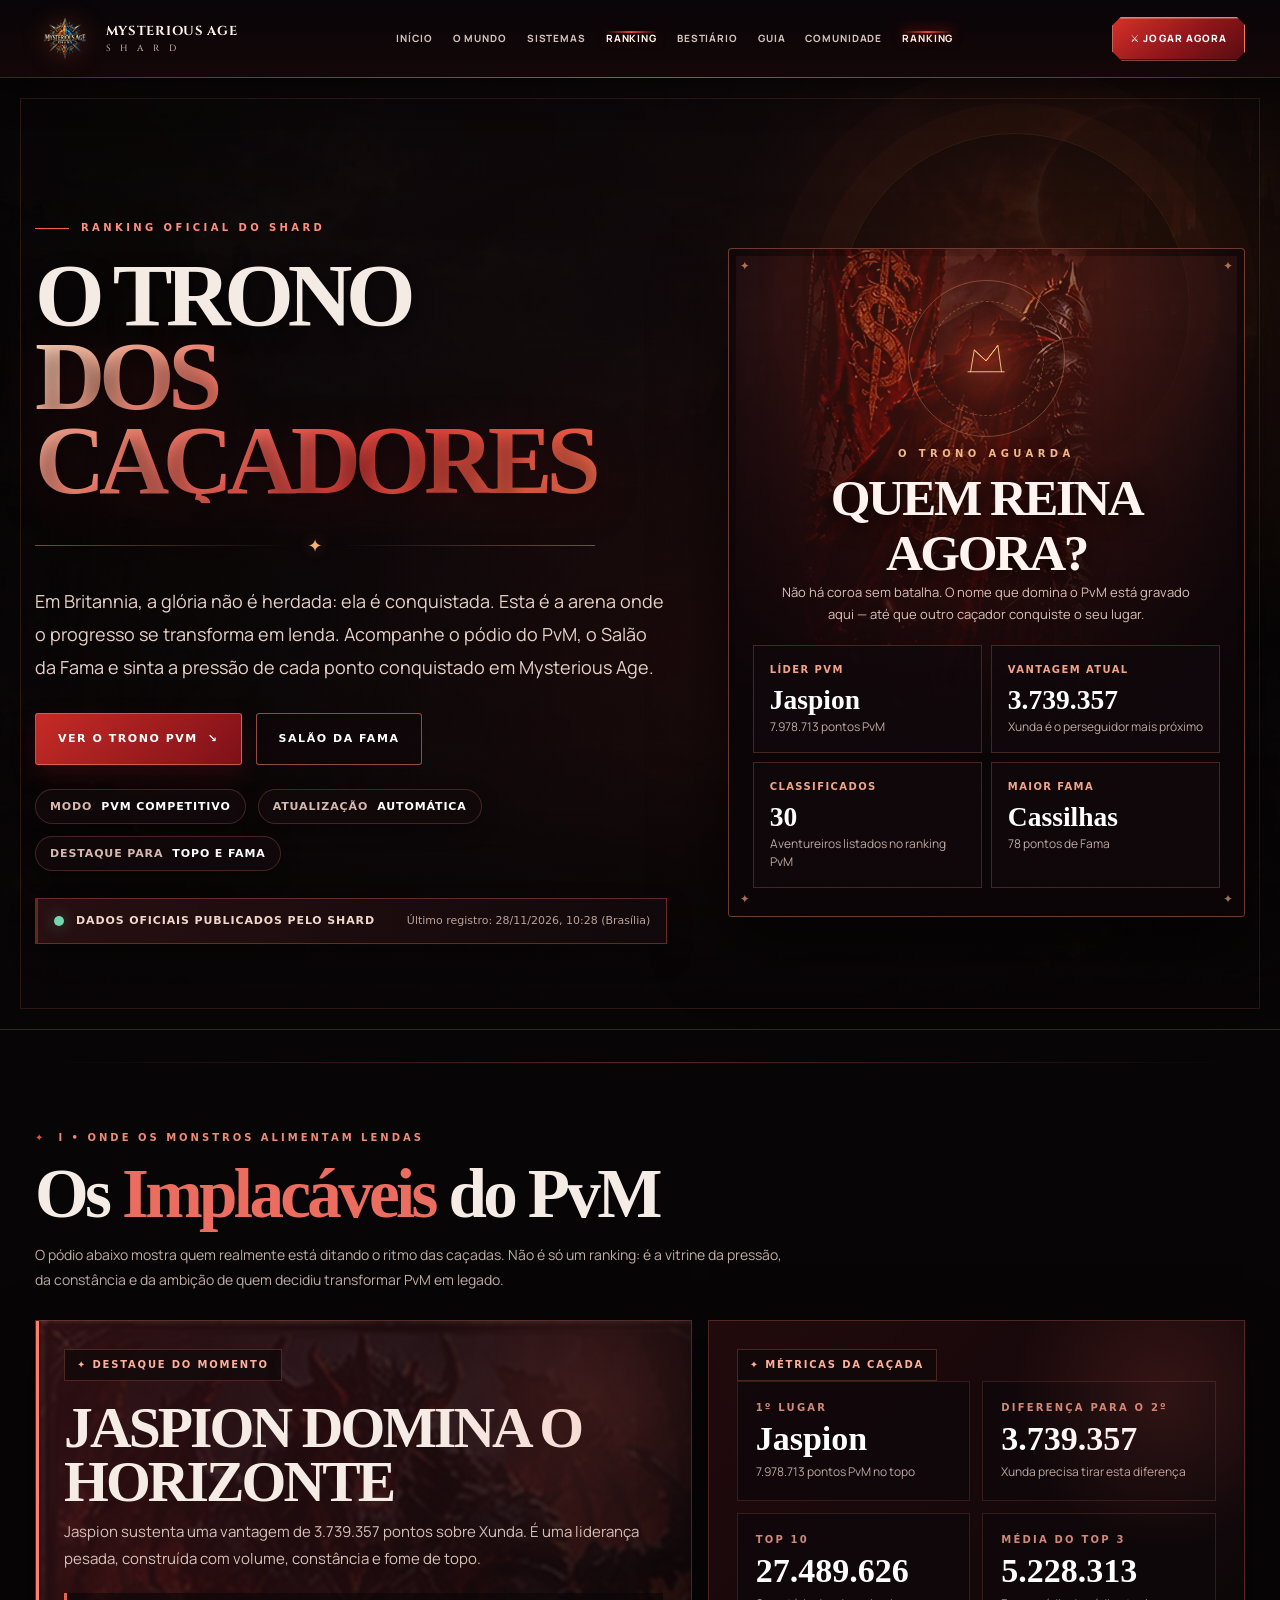
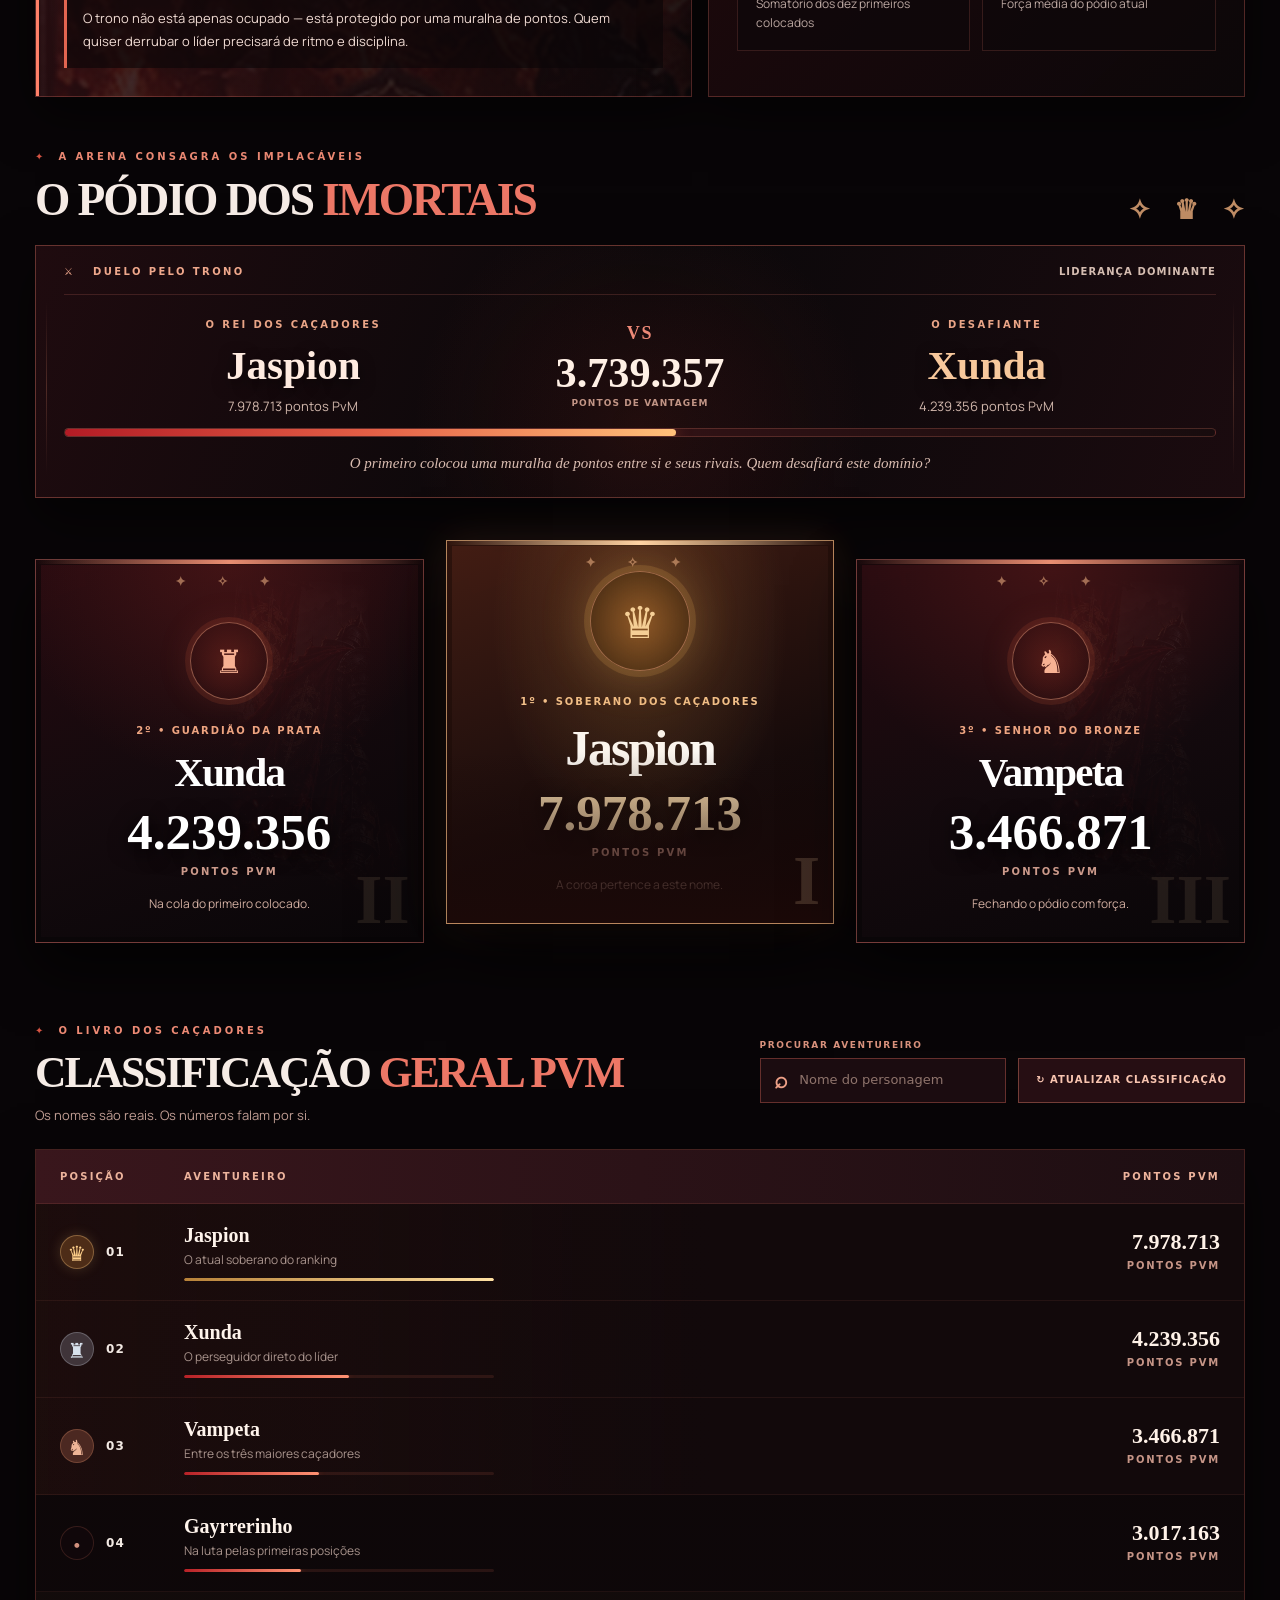
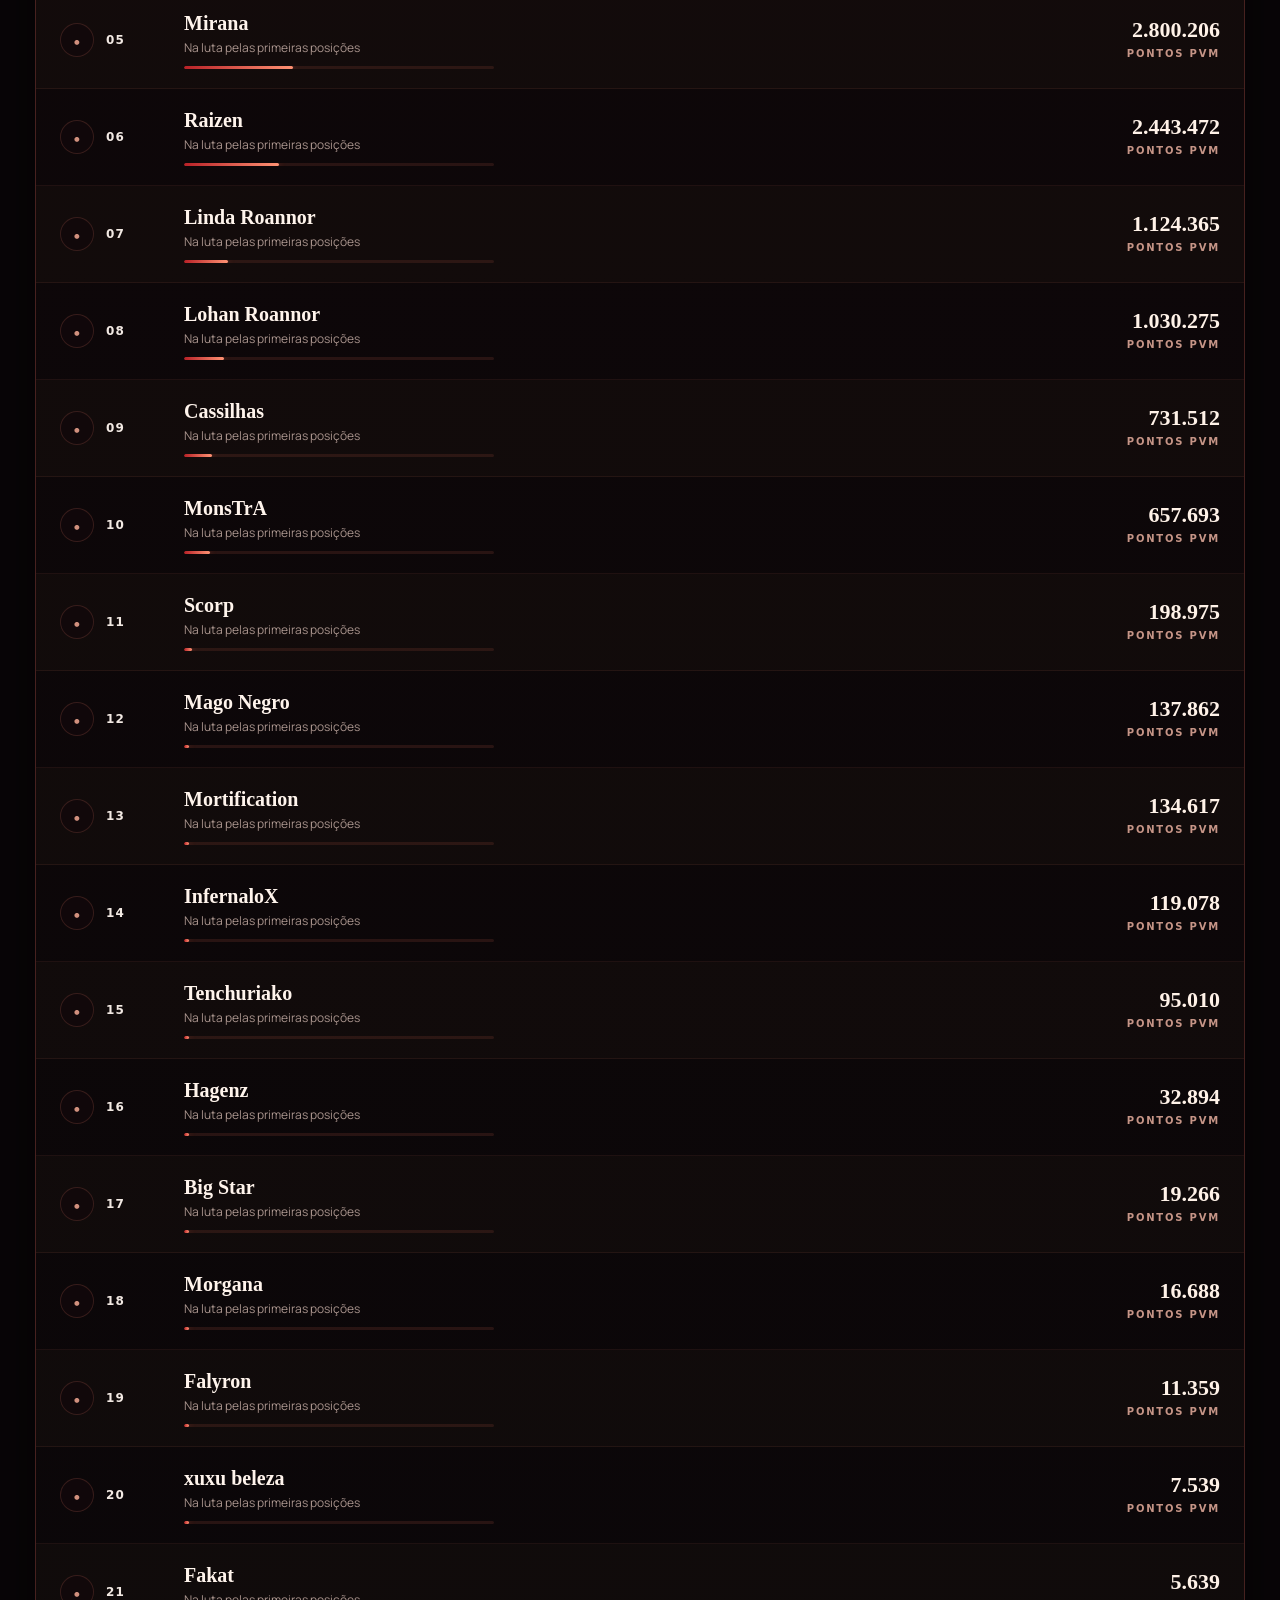
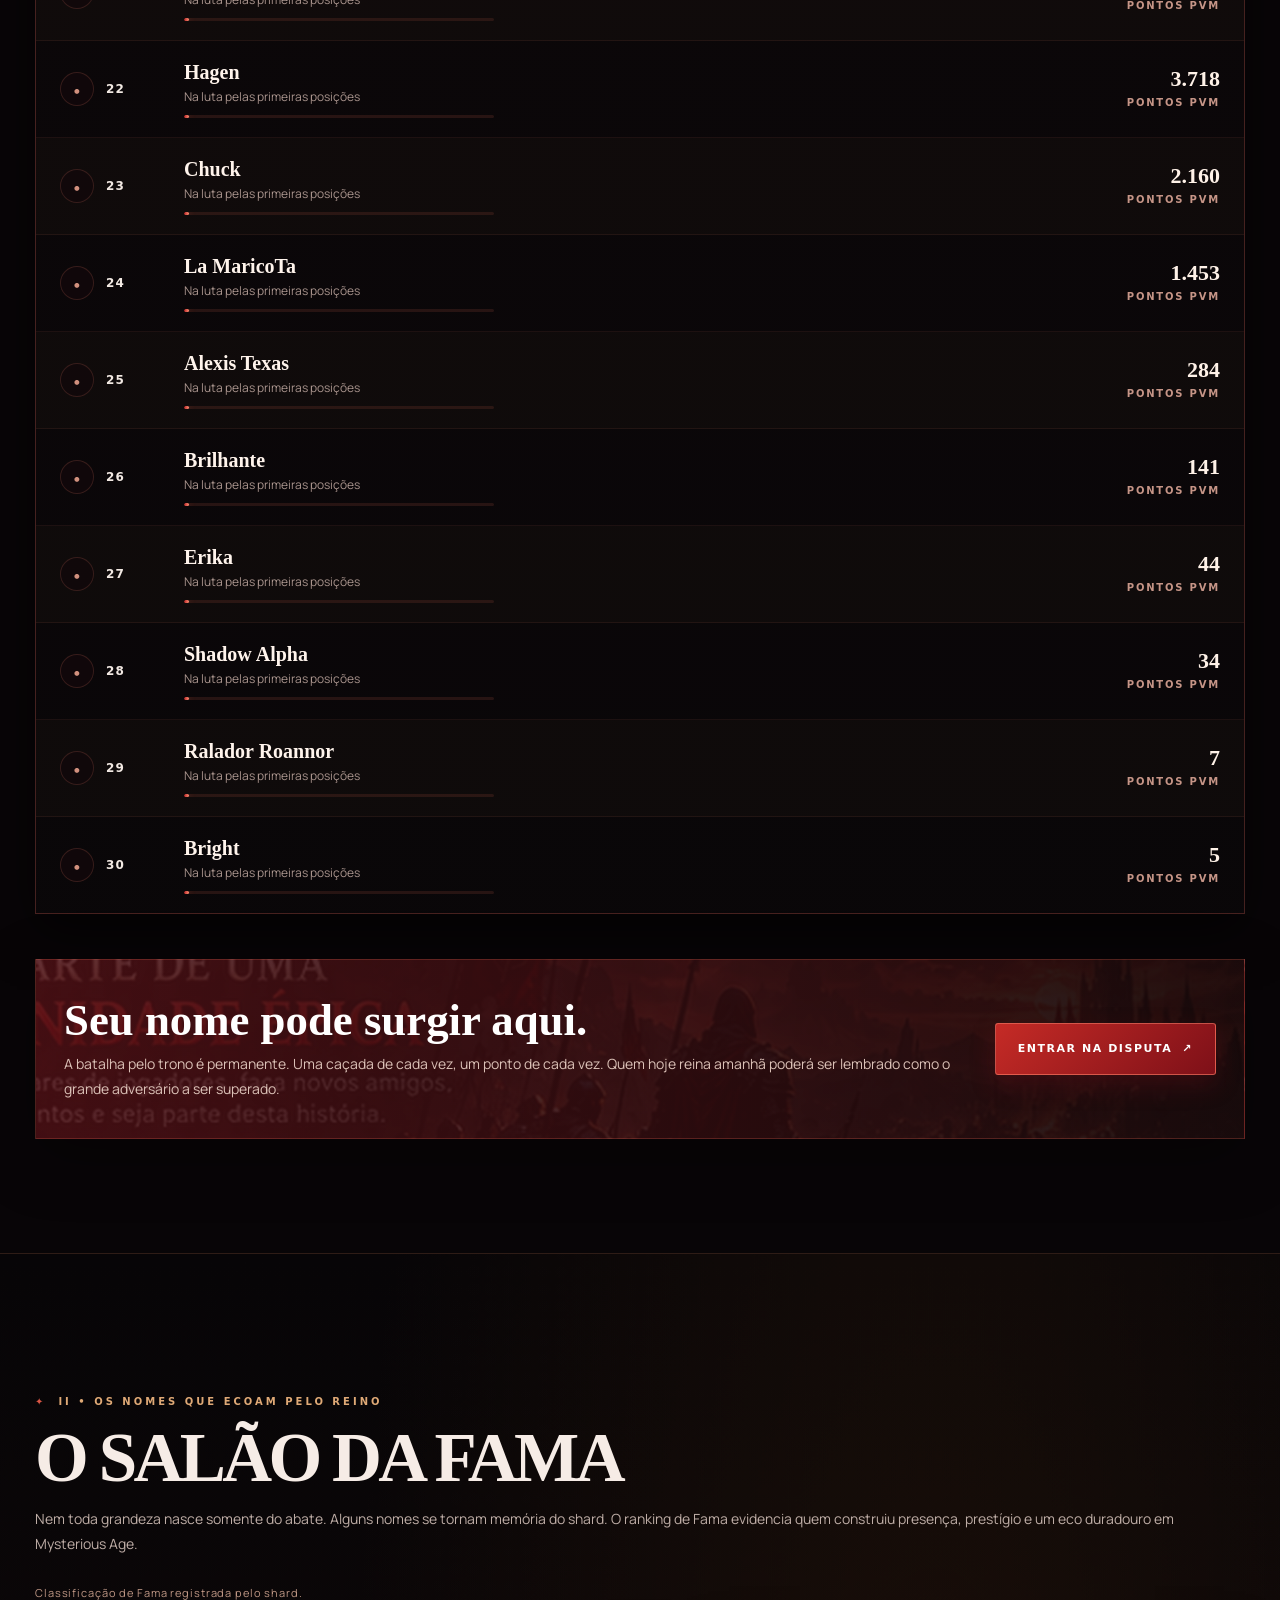
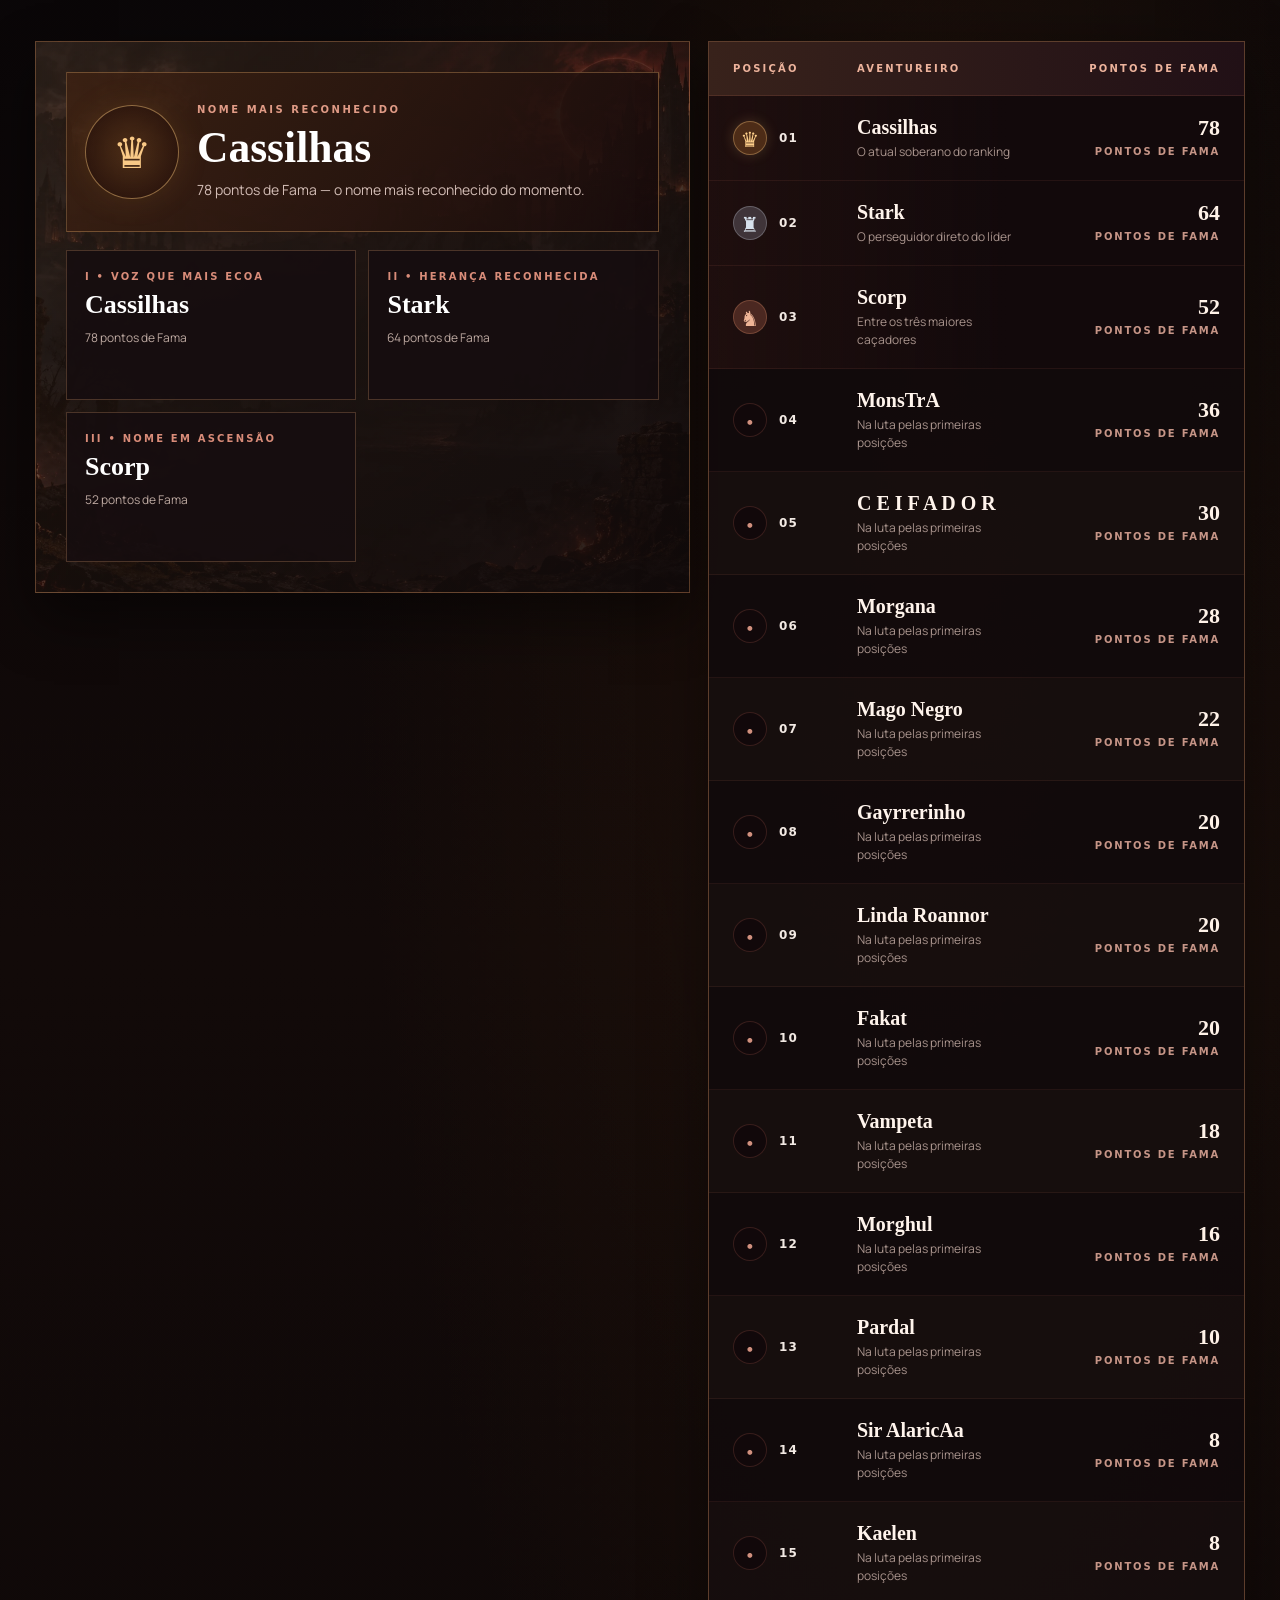
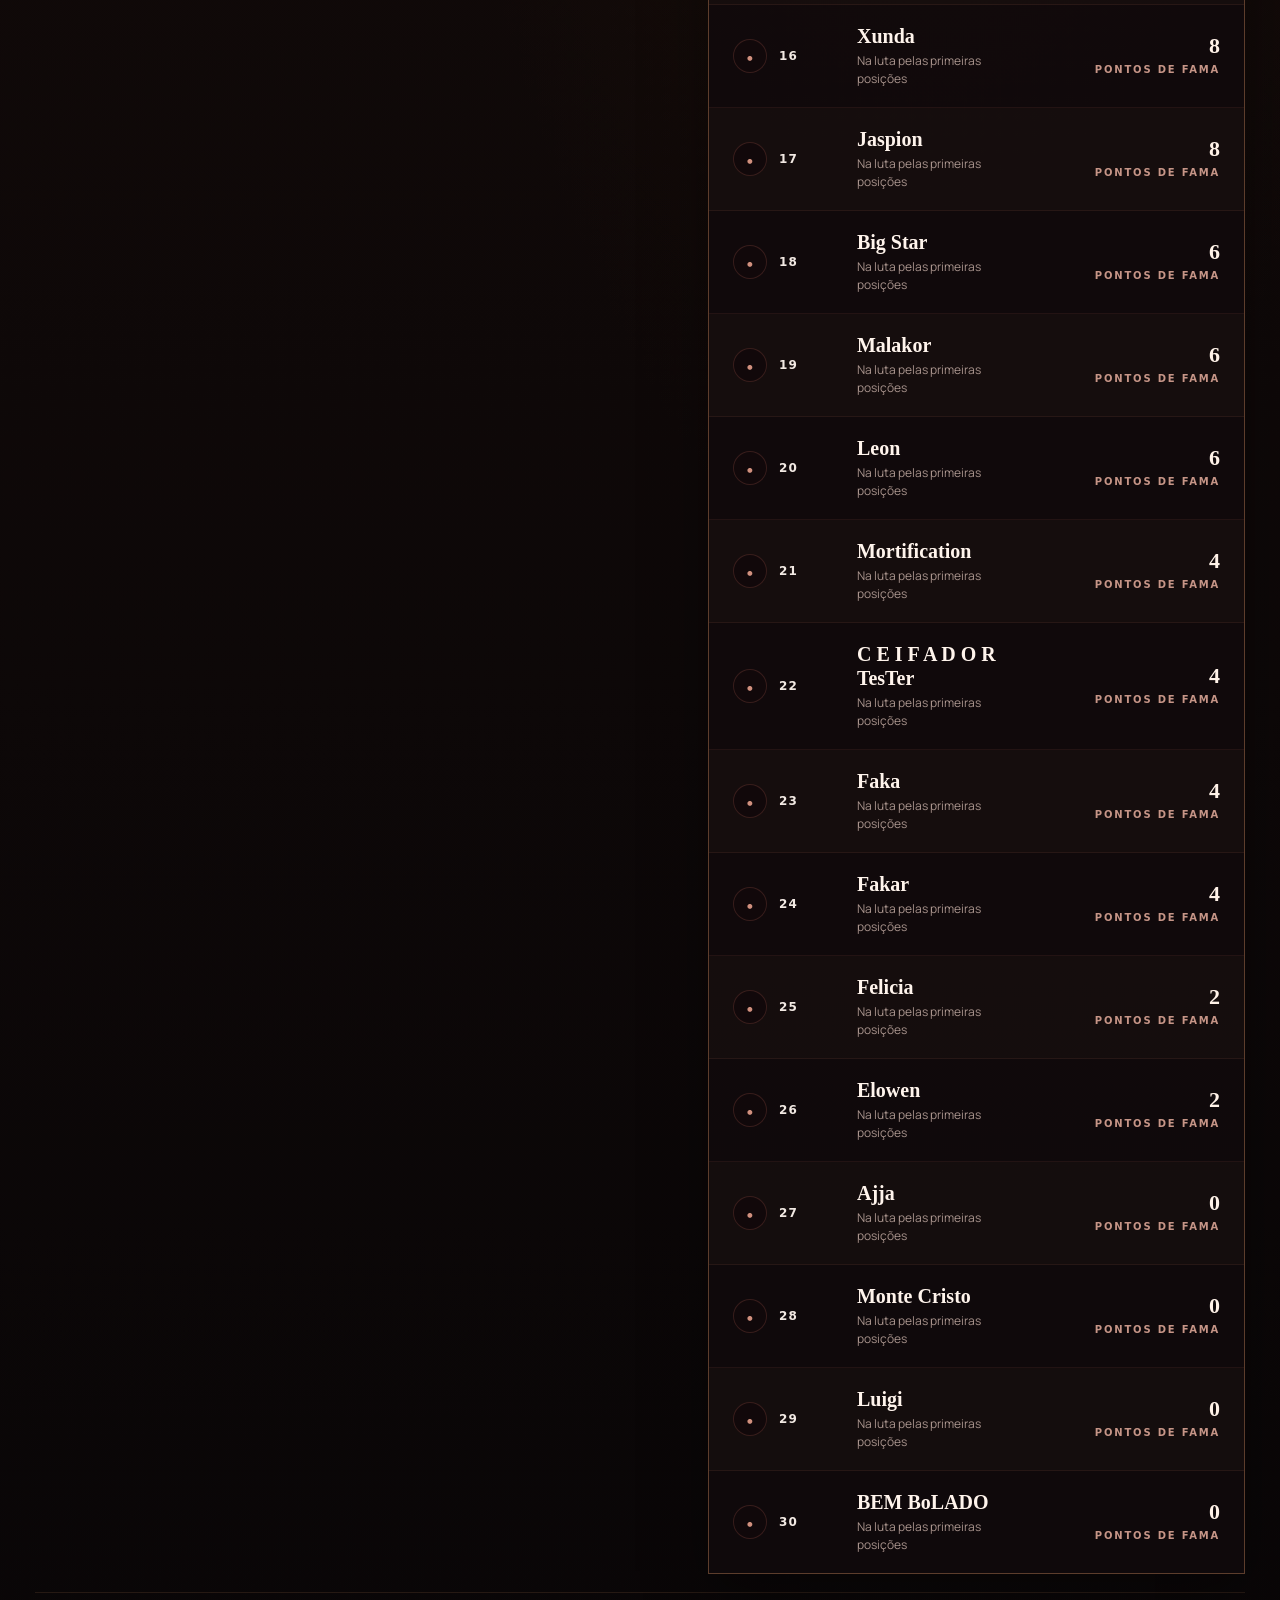
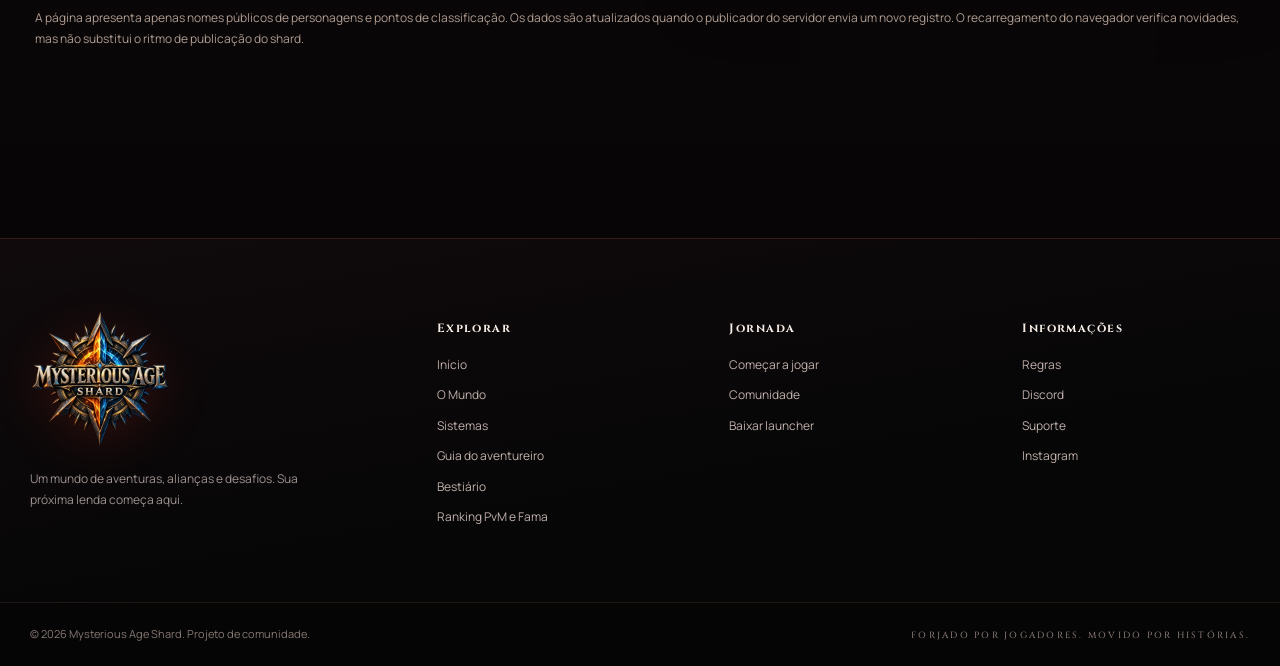
<file: ranking.html>
<!DOCTYPE html>
<!DOCTYPE html>

<!DOCTYPE html>

<html lang="pt-BR">
<head>
<meta charset="utf-8"/>
<meta content="width=device-width, initial-scale=1" name="viewport"/>
<meta content="#090506" name="theme-color"/>
<meta content="Ranking PvM e Fama oficial de Mysterious Age. Um salão de glória vivo, sempre pronto para exibir os grandes nomes do shard." name="description"/>
<meta content="O Trono dos Caçadores — Ranking Mysterious Age" property="og:title"/>
<meta content="Veja quem domina o PvM, quem ecoa no Salão da Fama e acompanhe a disputa pelo topo do shard." property="og:description"/>
<meta content="assets/img/logo.webp" property="og:image"/>
<link href="assets/img/favicon.png" rel="icon" type="image/png"/>
<link href="assets/styles.css" rel="stylesheet"/>
<link href="assets/legendary.css" rel="stylesheet"/>
<link href="assets/ascension.css" rel="stylesheet"/>
<title>Ranking PvM e Fama | Mysterious Age Shard</title>
<style>
    :root{
      --bg:#080507;
      --panel:#10090b;
      --panel-2:#140b0d;
      --line:rgba(230,108,89,.24);
      --line-strong:rgba(255,137,109,.45);
      --text:#f6ece6;
      --muted:#bea9a2;
      --accent:#ff655a;
      --accent-2:#f5b06d;
      --accent-3:#ff8b78;
      --success:#75d5af;
      --shadow:0 18px 60px rgba(0,0,0,.34);
    }
    html{scroll-behavior:smooth}
    body.rank-page{background:var(--bg);color:var(--text);overflow-x:hidden}
    .skip{position:absolute;left:-9999px}
    .skip:focus{left:20px;top:20px;z-index:999;background:#fff;color:#000;padding:10px 14px}

    .rank-page .site-header{position:sticky;top:0;z-index:60;background:rgba(8,5,7,.9);backdrop-filter:blur(12px)}
    .rank-page .nav a[href="ranking.html"]{color:#fff;text-shadow:0 0 14px rgba(255,96,82,.28)}

    .rank-hero{
      position:relative;overflow:hidden;isolation:isolate;
      min-height:710px;padding:154px 0 92px;
      background:#090507;border-bottom:1px solid var(--line);
    }
    .rank-hero::before{
      content:"";position:absolute;inset:0;z-index:-4;
      background:
        linear-gradient(90deg, rgba(10,5,7,.94) 0%, rgba(11,6,8,.84) 34%, rgba(11,6,8,.5) 55%, rgba(10,5,7,.92) 100%),
        radial-gradient(circle at 66% 36%, rgba(255,105,85,.12), transparent 28%),
        radial-gradient(circle at 22% 16%, rgba(244,180,111,.07), transparent 18%),
        url('assets/img/citadel.webp') center 28%/cover;
      opacity:.93;
      animation:sceneDrift 22s ease-in-out infinite alternate;
    }
    .rank-hero::after{
      content:"";position:absolute;inset:0;z-index:-3;
      background:
        radial-gradient(circle at 70% 48%, rgba(255,103,90,.10), transparent 22%),
        linear-gradient(180deg, transparent 0%, rgba(9,5,7,.1) 28%, rgba(9,5,7,.82) 100%);
    }
    .rank-hero-grid{
      max-width:1280px;margin:0 auto;padding:0 35px;
      display:grid;grid-template-columns:minmax(0,1.08fr) minmax(350px,.92fr);
      gap:40px;align-items:center;
    }
    .rank-kicker{
      margin:0 0 20px;font:800 10px/1.6 system-ui,sans-serif;text-transform:uppercase;letter-spacing:.34em;color:#ff8f7d;
    }
    .rank-kicker::before{content:"";display:inline-block;width:34px;height:1px;background:#f85d4a;vertical-align:middle;margin-right:12px}
    .rank-display{margin:0;font:700 clamp(52px,7vw,104px)/.9 Georgia,serif;letter-spacing:-.06em;text-transform:uppercase;text-wrap:balance}
    .rank-display span{display:block;color:#f5ebe5}
    .rank-display .highlight{
      background:linear-gradient(135deg,#ffdbbe 0%, #ff8572 26%, #ed443e 58%, #ff7b54 100%);
      -webkit-background-clip:text;background-clip:text;color:transparent;
      filter:drop-shadow(0 5px 28px rgba(236,60,47,.18));
    }
    .rank-intro{
      max-width:680px;margin:24px 0 28px;color:#e2cec5;font-size:clamp(15px,1.45vw,18px);line-height:1.85;
    }
    .rank-actions{display:flex;flex-wrap:wrap;gap:14px;margin:0 0 24px}
    .rank-btn{
      display:inline-flex;align-items:center;justify-content:center;gap:10px;
      min-height:52px;padding:14px 22px;border-radius:3px;border:1px solid rgba(255,133,109,.55);
      background:linear-gradient(135deg,#c52b26,#7e1018);color:#fff;text-decoration:none;
      font:800 11px/1.4 system-ui,sans-serif;letter-spacing:.14em;text-transform:uppercase;
      transition:transform .2s ease, box-shadow .2s ease, border-color .2s ease;
      box-shadow:0 10px 24px rgba(126,16,24,.28);
    }
    .rank-btn:hover{transform:translateY(-3px);box-shadow:0 16px 30px rgba(126,16,24,.35);color:#fff}
    .rank-btn.alt{background:rgba(16,8,10,.74);box-shadow:none}
    .rank-btn.alt:hover{box-shadow:0 14px 28px rgba(0,0,0,.28)}

    .rank-chip-row{display:flex;flex-wrap:wrap;gap:12px;margin:0 0 28px}
    .rank-chip{
      display:inline-flex;align-items:center;gap:9px;padding:10px 14px;
      border:1px solid rgba(255,140,113,.2);background:rgba(20,10,12,.72);border-radius:999px;
      color:#d7b8af;font:700 11px/1.2 system-ui,sans-serif;letter-spacing:.08em;text-transform:uppercase;
    }
    .rank-chip strong{color:#fff;font-weight:800}
    .rank-status-bar{
      display:grid;grid-template-columns:auto 1fr auto;gap:12px;align-items:center;
      border:1px solid rgba(255,129,103,.2);background:linear-gradient(90deg, rgba(40,14,16,.85), rgba(12,8,10,.72));
      padding:14px 16px;border-left:3px solid #a92b29;max-width:820px;
    }
    .rank-status-dot{width:10px;height:10px;border-radius:50%;background:#e9b26c;box-shadow:0 0 12px rgba(233,178,108,.35)}
    .rank-status-dot.online{background:var(--success);box-shadow:0 0 16px rgba(83,212,161,.45)}
    .rank-status-dot.offline{background:#ff7065;box-shadow:0 0 12px rgba(255,112,101,.35)}
    .rank-status-label{font:700 11px/1.5 system-ui,sans-serif;letter-spacing:.08em;text-transform:uppercase;color:#f1d8cd}
    .rank-status-time{font:500 11px/1.5 system-ui,sans-serif;color:#b9a29b;text-align:right}

    .rank-hero-panel{
      position:relative;background:linear-gradient(180deg, rgba(33,14,16,.72), rgba(10,6,8,.88));
      border:1px solid rgba(255,127,100,.24);box-shadow:var(--shadow);
      padding:26px;border-radius:4px;overflow:hidden;
    }
    .rank-hero-panel::before{
      content:"";position:absolute;inset:0;background:
        radial-gradient(circle at 50% 0%, rgba(255,127,100,.16), transparent 42%),
        linear-gradient(180deg, rgba(255,100,82,.06), transparent 28%);
      pointer-events:none;
    }
    .hero-crown{
      width:min(340px,86%);margin:8px auto 14px;aspect-ratio:1/1;position:relative;display:grid;place-items:center;
    }
    .hero-crown::before,.hero-crown::after{content:"";position:absolute;inset:6%;border-radius:50%;border:1px solid rgba(255,135,101,.18)}
    .hero-crown::after{inset:18%;border-style:dashed;border-color:rgba(245,176,109,.26);animation:spin 36s linear infinite}
    .hero-crown-core{
      width:66%;aspect-ratio:1;clip-path:polygon(50% 0,90% 18%,100% 60%,74% 92%,50% 100%,26% 92%,0 60%,10% 18%);
      background:radial-gradient(circle, rgba(155,54,29,.35), rgba(17,8,10,.92) 70%);
      border:1px solid rgba(255,126,98,.16);display:grid;place-items:center;
      box-shadow:0 0 40px rgba(186,71,39,.12);
    }
    .hero-crown-core svg{width:50%;height:50%;color:#f2b06c;filter:drop-shadow(0 0 18px rgba(216,94,52,.35))}
    .hero-kicker{text-align:center;font:800 10px/1.6 system-ui,sans-serif;letter-spacing:.4em;text-transform:uppercase;color:#d6b39b;margin:0 0 10px}
    .hero-title{text-align:center;font:700 clamp(26px,3.1vw,42px)/1.05 Georgia,serif;margin:0 0 6px}
    .hero-copy{text-align:center;margin:0 auto 18px;color:#d7c0b7;line-height:1.75;max-width:420px;font-size:14px}
    .hero-feature-grid{display:grid;grid-template-columns:1fr 1fr;gap:12px}
    .hero-feature{
      position:relative;padding:16px;border:1px solid rgba(255,127,100,.16);background:rgba(16,8,10,.66);
      min-height:100px;
    }
    .hero-feature-label{display:block;font:800 10px/1.6 system-ui,sans-serif;letter-spacing:.24em;text-transform:uppercase;color:#d88c79;margin-bottom:8px}
    .hero-feature-value{display:block;font:700 clamp(22px,2.8vw,34px)/1 Georgia,serif;color:#fff;margin-bottom:4px}
    .hero-feature-sub{display:block;color:#bfa8a1;font-size:12px;line-height:1.5}

    .rank-section{max-width:1280px;margin:0 auto;padding:88px 35px 0}
    .rank-section:last-of-type{padding-bottom:92px}
    .rank-overline{font:800 10px/1.5 system-ui,sans-serif;letter-spacing:.3em;text-transform:uppercase;color:#f18a76}
    .rank-overline::before{content:'✦';margin-right:12px;color:#d95645}
    .rank-title{margin:14px 0 12px;font:700 clamp(36px,4.6vw,66px)/1.02 Georgia,serif;letter-spacing:-.048em;text-wrap:balance}
    .rank-title em{font-style:normal;color:#eb6d60}
    .rank-sub{margin:0 0 28px;color:#beada6;max-width:760px;line-height:1.8;font-size:14px}

    .rank-spotlight{
      display:grid;grid-template-columns:minmax(0,1.1fr) minmax(320px,.9fr);gap:18px;
      margin:0 0 28px;
    }
    .spot-card{
      position:relative;padding:28px;border:1px solid var(--line);background:linear-gradient(135deg, rgba(41,12,14,.78), rgba(12,8,10,.88));overflow:hidden;
      box-shadow:var(--shadow);
    }
    .spot-card::before{content:"";position:absolute;inset:0;background:radial-gradient(circle at 85% 20%, rgba(255,98,82,.14), transparent 28%);pointer-events:none}
    .spot-tag{display:inline-flex;align-items:center;gap:10px;padding:8px 12px;border:1px solid rgba(255,135,108,.24);background:rgba(16,8,10,.78);font:800 10px/1.4 system-ui,sans-serif;letter-spacing:.18em;text-transform:uppercase;color:#ffb09a}
    .spot-title{margin:20px 0 8px;font:700 clamp(34px,4.4vw,62px)/.94 Georgia,serif;letter-spacing:-.05em;text-transform:uppercase}
    .spot-title span{display:block;color:#fff}.spot-title .red{color:#ff7060}
    .spot-copy{max-width:640px;color:#d4c0b8;line-height:1.85;font-size:15px;margin:0 0 20px}
    .spot-story{padding:14px 16px;border-left:3px solid #a72a2b;background:rgba(10,6,8,.62);color:#f2d9ce;font-size:13px;line-height:1.8}
    .metrics-grid{display:grid;grid-template-columns:1fr 1fr;gap:12px}
    .metric-card{padding:18px;border:1px solid rgba(255,136,110,.16);background:rgba(14,8,10,.74)}
    .metric-card b{display:block;font:800 10px/1.5 system-ui,sans-serif;letter-spacing:.22em;text-transform:uppercase;color:#cf8978;margin-bottom:7px}
    .metric-card strong{display:block;font:700 clamp(20px,2.8vw,34px)/1 Georgia,serif;color:#fff;margin-bottom:6px}
    .metric-card span{display:block;color:#baa6a0;font-size:12px;line-height:1.6}

    .rank-podium{display:grid;grid-template-columns:repeat(3,minmax(0,1fr));gap:18px;align-items:end;margin:30px 0 34px}
    .rank-podium-empty{display:block}
    .rank-card{
      position:relative;padding:26px 22px 22px;border:1px solid rgba(255,141,116,.24);
      background:linear-gradient(180deg, rgba(26,11,13,.92), rgba(12,8,10,.94));overflow:hidden;box-shadow:var(--shadow);
      min-height:274px;display:flex;flex-direction:column;justify-content:flex-end;
    }
    .rank-card::before{content:"";position:absolute;inset:0;background:linear-gradient(180deg, transparent 0%, rgba(255,122,92,.06) 100%);pointer-events:none}
    .rank-card::after{content:"";position:absolute;left:0;right:0;top:0;height:3px;background:linear-gradient(90deg, transparent, rgba(255,158,118,.9), transparent);opacity:.55}
    .rank-second{transform:translateY(16px)}
    .rank-third{transform:translateY(28px)}
    .rank-first{border-color:rgba(243,194,126,.42);background:linear-gradient(180deg, rgba(61,31,9,.20), rgba(21,10,11,.95));}
    .rank-first .rank-card-crest{color:#f3c27e;box-shadow:0 0 0 1px rgba(243,194,126,.16),0 0 26px rgba(243,194,126,.18)}
    .rank-card-crest{width:56px;height:56px;border-radius:50%;display:grid;place-items:center;color:#ff9076;background:rgba(28,11,13,.9);border:1px solid rgba(255,135,106,.24);font-size:22px;margin-bottom:14px}
    .rank-position{font:800 10px/1.55 system-ui,sans-serif;letter-spacing:.23em;text-transform:uppercase;color:#da8e7a;margin-bottom:12px}
    .rank-player-name{margin:0 0 8px;font:700 clamp(26px,3vw,42px)/1.02 Georgia,serif;letter-spacing:-.04em;color:#fff;text-wrap:balance}
    .rank-player-points{font:700 clamp(36px,4vw,52px)/1 Georgia,serif;color:#fff;margin-bottom:6px}
    .rank-player-unit{font:800 10px/1.55 system-ui,sans-serif;letter-spacing:.22em;text-transform:uppercase;color:#cc9a8b}
    .rank-player-note{margin-top:15px;color:#b39d96;font-size:12px;line-height:1.7}

    .rank-list{border:1px solid var(--line);background:linear-gradient(180deg, rgba(16,8,10,.88), rgba(10,7,9,.96));box-shadow:var(--shadow);overflow:hidden}
    .rank-list-head,.rank-list-row{display:grid;grid-template-columns:108px minmax(0,1fr) 180px;gap:16px;align-items:center}
    .rank-list-head{padding:17px 24px;border-bottom:1px solid rgba(255,136,110,.12);font:800 10px/1.5 system-ui,sans-serif;letter-spacing:.22em;text-transform:uppercase;color:#d38a77;background:rgba(30,12,14,.65)}
    .rank-list-row{padding:18px 24px;border-bottom:1px solid rgba(255,136,110,.08)}
    .rank-list-row:last-child{border-bottom:none}
    .rank-list-row:hover{background:rgba(255,114,91,.03)}
    .rank-number-wrap{display:flex;align-items:center;gap:12px}
    .rank-medal{display:grid;place-items:center;width:34px;height:34px;border-radius:50%;font-size:14px;border:1px solid rgba(255,137,110,.16);background:rgba(18,9,11,.88)}
    .rank-medal.gold{border-color:rgba(243,194,126,.36);color:#f3c27e}
    .rank-medal.silver{border-color:rgba(217,226,237,.25);color:#d9e2ed}
    .rank-medal.bronze{border-color:rgba(225,147,107,.28);color:#e1936b}
    .rank-rank{font:800 12px/1 system-ui,sans-serif;letter-spacing:.1em;color:#f2e9e3}
    .rank-name strong{display:block;font:700 18px/1.2 Georgia,serif;color:#fff;margin-bottom:4px}
    .rank-name span{display:block;font-size:12px;color:#a9948d;line-height:1.5}
    .rank-value{font:700 22px/1 Georgia,serif;color:#fff;text-align:right}
    .rank-value small{display:block;font:700 10px/1.5 system-ui,sans-serif;letter-spacing:.18em;text-transform:uppercase;color:#c69587;margin-top:5px}
    .rank-empty{padding:28px 24px;color:#bca49d;line-height:1.7}

    .rank-dual-grid{display:grid;grid-template-columns:minmax(0,1fr) minmax(280px,.82fr);gap:18px;align-items:start}
    .fame-board,.fame-list-card{border:1px solid var(--line);background:linear-gradient(180deg, rgba(17,8,10,.88), rgba(10,7,9,.96));box-shadow:var(--shadow)}
    .fame-board{padding:24px}
    .fame-hero{display:grid;grid-template-columns:auto 1fr;gap:18px;align-items:center;padding:18px;border:1px solid rgba(255,136,110,.14);background:linear-gradient(135deg, rgba(43,14,16,.72), rgba(11,7,9,.88));margin-bottom:18px}
    .fame-crown{width:78px;height:78px;border-radius:50%;display:grid;place-items:center;border:1px solid rgba(243,194,126,.28);background:radial-gradient(circle, rgba(245,176,109,.18), rgba(18,8,10,.92));font-size:30px;color:#f3c27e}
    .fame-hero b{display:block;font:800 10px/1.5 system-ui,sans-serif;letter-spacing:.25em;text-transform:uppercase;color:#e09b86;margin-bottom:8px}
    .fame-hero strong{display:block;font:700 clamp(28px,3vw,42px)/1.05 Georgia,serif;color:#fff;margin-bottom:8px}
    .fame-hero span{display:block;color:#d2bcb5;font-size:14px;line-height:1.7}
    .fame-minis{display:grid;grid-template-columns:1fr 1fr;gap:12px}
    .fame-mini{padding:18px;border:1px solid rgba(255,136,110,.12);background:rgba(15,8,10,.75)}
    .fame-mini b{display:block;font:800 10px/1.5 system-ui,sans-serif;letter-spacing:.22em;text-transform:uppercase;color:#d98c79;margin-bottom:6px}
    .fame-mini strong{display:block;font:700 22px/1.15 Georgia,serif;color:#fff;margin-bottom:8px}
    .fame-mini span{display:block;color:#bca8a0;font-size:12px;line-height:1.6}
    .rank-fame-status{font-size:11px;letter-spacing:.08em;color:#bf9785;margin:0 0 20px}

    .rank-banner{display:grid;grid-template-columns:minmax(0,1fr) auto;gap:18px;align-items:center;padding:32px 28px;margin:34px 0 0;border:1px solid rgba(243,106,83,.24);background:linear-gradient(110deg, rgba(70,16,18,.84), rgba(12,8,10,.78)), url('assets/img/world-banner.webp') center/cover;box-shadow:var(--shadow)}
    .rank-banner h3{margin:0 0 6px;font:700 clamp(28px,3vw,40px)/1.05 Georgia,serif;color:#fff}
    .rank-banner p{margin:0;color:#dbc1b7;line-height:1.8;font-size:14px}
    .rank-privacy{margin-top:18px;color:#9f8d87;font-size:12px;line-height:1.8}

    .footer{margin-top:96px}

    @keyframes spin{to{transform:rotate(360deg)}}
    @keyframes sceneDrift{0%{transform:scale(1)}100%{transform:scale(1.06) translateY(-8px)}}

    @media (max-width: 1100px){
      .rank-hero-grid,.rank-spotlight,.rank-dual-grid{grid-template-columns:1fr}
      .rank-hero-panel{max-width:700px;margin:0 auto}
      .rank-status-bar{grid-template-columns:auto 1fr}
      .rank-status-time{grid-column:1/-1;text-align:left}
    }
    @media (max-width: 860px){
      .rank-hero{padding-top:138px;min-height:auto}
      .rank-podium{grid-template-columns:1fr}
      .rank-second,.rank-third{transform:none}
      .rank-list-head,.rank-list-row{grid-template-columns:96px minmax(0,1fr) 132px}
      .hero-feature-grid,.metrics-grid,.fame-minis{grid-template-columns:1fr}
      .rank-banner{grid-template-columns:1fr}
    }
    @media (max-width: 620px){
      .rank-hero-grid,.rank-section{padding-left:20px;padding-right:20px}
      .rank-display{font-size:clamp(44px,14vw,70px)}
      .rank-list-head{display:none}
      .rank-list-row{grid-template-columns:1fr;padding:18px 18px 16px;gap:10px}
      .rank-number-wrap{justify-content:flex-start}
      .rank-value{text-align:left}
      .rank-actions{flex-direction:column;align-items:stretch}
      .rank-btn{width:100%}
      .rank-title{font-size:clamp(32px,11vw,52px)}
      .spot-title{font-size:clamp(34px,12vw,54px)}
      .spot-card,.fame-board,.fame-list-card,.rank-card,.rank-list,.rank-banner,.rank-hero-panel{padding-left:18px;padding-right:18px}
      .fame-hero{grid-template-columns:1fr}
    }
  

/* ================================================================
   MYSTERIOUS AGE — RANKING / COROA DE CINZAS — DESIGN PREMIUM
   Supplementary visual layer. All data is from data/ranking.json.
   ================================================================ */
.rank-page{background:#090507;color:#fff4ea}
.rank-page .site-header{background:linear-gradient(180deg,#090508f7,#140709f4)!important;box-shadow:0 7px 38px #0009}
.rank-page .brand img{height:44px;max-width:62px;object-fit:contain}
.rank-page .header-inner{max-width:1520px}
.rank-page .rank-hero{min-height:850px;display:flex;align-items:center;padding:142px 0 85px;border-bottom:1px solid #9c443a66}
.rank-page .rank-hero:before{background:
  radial-gradient(ellipse at 62% 60%,#9c23192b,transparent 42%),
  linear-gradient(90deg,#080506f7 0%,#10090beb 31%,#12080bc4 62%,#080506f2 100%),
  url('assets/img/citadel.webp') center 38%/cover;opacity:1;filter:saturate(.95) brightness(.81)}
.rank-page .rank-hero:after{background:
  linear-gradient(180deg,#08050666,transparent 20%,#0c050633 70%,#080506 98%),
  radial-gradient(circle at 83% 27%,#ed61232c,transparent 29%)}
.rank-hero-grid{width:100%;grid-template-columns:minmax(0,1.1fr) minmax(330px,.9fr);gap:5%;position:relative;z-index:2}
.rank-hero-grid>div:first-child{position:relative;z-index:4}
.rank-display{font-size:clamp(64px,7.6vw,118px);line-height:.87;text-shadow:0 8px 20px #0008;letter-spacing:-.065em}
.rank-display span:first-child{font-style:normal;font-size:.92em}
.rank-display .highlight{display:block;max-width:780px;filter:drop-shadow(0 8px 20px #8e191f3d)}
.rank-intro{max-width:690px;color:#e6d1c6;font-size:clamp(15px,1.6vw,18px)}
.rank-title-rule{display:flex;align-items:center;gap:16px;max-width:560px;margin:27px 0 17px;color:#f1b579;font-size:18px;text-shadow:0 0 14px #ee9a7566}
.rank-title-rule span{height:1px;background:linear-gradient(90deg,#f2ac8f6f,transparent);flex:1}
.rank-title-rule span:last-child{background:linear-gradient(270deg,#f2ac8f6f,transparent)}
.rank-chip-row{margin-bottom:27px}
.rank-chip{background:#13090bd4;border-color:#a35b4f57;box-shadow:0 7px 20px #0005}
.rank-status-bar{background:linear-gradient(90deg,#2a1012f0,#11090cf2);border-color:#ab443d88;box-shadow:0 12px 27px #0005}
.rank-hero-panel{isolation:isolate;min-height:600px;display:flex;flex-direction:column;align-items:center;justify-content:flex-end;
  padding:26px 24px 28px;background:linear-gradient(180deg,#2c11167a,#0a0609f0 69%,#16070a 100%);
  border:1px solid #c66e5580;box-shadow:0 28px 70px #000a,inset 0 0 0 7px #05030486;overflow:hidden}
.rank-hero-panel::before{z-index:0;background:
  linear-gradient(180deg,transparent 10%,#1005098a 50%,#0b0507fa 77%),
  radial-gradient(ellipse at 48% 30%,#c63b2559,transparent 70%);opacity:1}
.rank-hero-panel>*{position:relative;z-index:1}
.rank-hero-panel-figure{position:absolute!important;z-index:-1!important;top:-8%;right:-10%;width:115%;height:96%;pointer-events:none;
  background: url('assets/img/warrior-clean.webp') center top/auto 111% no-repeat;opacity:.60;
  filter:saturate(1.23) contrast(1.23) drop-shadow(0 0 24px #110305);
  -webkit-mask-image:linear-gradient(180deg,#000 4%,#000 40%,transparent 90%);
  mask-image:linear-gradient(180deg,#000 4%,#000 40%,transparent 90%)}
.rank-panel-corner{position:absolute!important;z-index:3!important;color:#e9a077;opacity:.69;font-size:12px;line-height:1}
.rank-panel-corner.tl{top:11px;left:11px}.rank-panel-corner.tr{top:11px;right:11px}
.rank-panel-corner.bl{bottom:11px;left:11px}.rank-panel-corner.br{bottom:11px;right:11px}
.hero-crown{width:clamp(115px,14vw,185px);margin:-6px auto -2px;aspect-ratio:1}
.hero-crown:before{border-color:#f6a77655;box-shadow:0 0 30px #ba281832}
.hero-crown:after{border-color:#eea86a54}
.hero-crown-core{background:radial-gradient(circle,#8c2a1c87,#120507b0);clip-path:polygon(50% 0,93% 25%,93% 75%,50% 100%,7% 75%,7% 25%);box-shadow:0 0 30px #f9583133}
.hero-crown-core svg{color:#ffce88;filter:drop-shadow(0 0 13px #fc843e)}
.hero-kicker{margin:0 0 8px;color:#f0b98a;text-shadow:0 0 12px #420808;letter-spacing:.44em}
.hero-title{font-size:clamp(31px,3.3vw,44px);text-shadow:0 3px 22px #000}
.hero-copy{font-size:13px;line-height:1.72;max-width:430px;margin-bottom:20px}
.hero-feature-grid{width:100%;gap:9px}
.hero-feature{border-color:#b3604e55;background:#11080ccf;box-shadow:inset 0 0 0 1px #fff0}
.hero-feature-label{color:#f3a485;letter-spacing:.14em}
.hero-feature-value{font-size:clamp(19px,2.15vw,29px);overflow-wrap:anywhere}
.rank-hero-edge{position:absolute;inset:20px;z-index:2;border:1px solid #e66f4a2b;pointer-events:none}
.rank-hero-arch{position:absolute;top:55px;right:7%;width:350px;height:350px;border-radius:50%;z-index:1;border:1px solid #ffb0761a;box-shadow:0 0 0 30px #e95f2908,0 0 0 68px #e95f2906;display:grid;place-items:center;pointer-events:none;color:#f4ba7733;font-size:88px}
.rank-floating-orbs{position:absolute;inset:0;z-index:1;pointer-events:none;overflow:hidden}
.rank-floating-orbs i{position:absolute;bottom:-25px;width:3px;height:3px;border-radius:50%;background:#ffb06d;box-shadow:0 0 14px #ff7739;animation:rankEmber 9s linear infinite;opacity:0}
.rank-floating-orbs i:nth-child(1){left:9%;animation-delay:-1s;animation-duration:8s}.rank-floating-orbs i:nth-child(2){left:20%;animation-delay:-4s;animation-duration:10s}
.rank-floating-orbs i:nth-child(3){left:36%;animation-delay:-3s;animation-duration:11s}.rank-floating-orbs i:nth-child(4){left:48%;animation-delay:-6s;animation-duration:8s}
.rank-floating-orbs i:nth-child(5){left:61%;animation-delay:-2s;animation-duration:12s}.rank-floating-orbs i:nth-child(6){left:73%;animation-delay:-7s;animation-duration:9s}
.rank-floating-orbs i:nth-child(7){left:84%;animation-delay:-1.5s;animation-duration:8.5s}.rank-floating-orbs i:nth-child(8){left:94%;animation-delay:-5s;animation-duration:12s}
@keyframes rankEmber{0%{transform:translateY(0) translateX(0) scale(.4);opacity:0}12%{opacity:.8}85%{opacity:.52}100%{transform:translateY(-780px) translateX(45px) scale(1.5);opacity:0}}

/* Extensive engraving marks and an atmospheric chapter gap */
.rank-section{position:relative;padding-top:100px}
.rank-section:not(#fama):before{content:"";position:absolute;top:32px;left:35px;right:35px;height:1px;background:linear-gradient(90deg,transparent,#b34b4477,transparent)}
.rank-title{font-size:clamp(40px,5.4vw,70px);letter-spacing:-.053em}
.rank-overline{color:#ef8b75}
.rank-spotlight{gap:16px;margin-bottom:44px}
.spot-card{border-color:#a9554e66;box-shadow:0 17px 48px #0008;min-height:280px}
.spot-card:first-child{background:linear-gradient(120deg,#321014de,#0c080ae8),url('assets/img/bosses.webp') center/cover}
.spot-card:first-child:after{content:"";position:absolute;left:0;top:0;bottom:0;width:3px;background:#ff8068}
.spot-title{font-size:clamp(37px,4.5vw,61px);max-width:620px}
.spot-story{color:#f0dbd3;border-color:#e36551}
.metric-card{border-color:#ab594e40;min-height:116px;transition:background .2s,transform .2s}
.metric-card:hover{background:#251014b5;transform:translateY(-2px)}
.metric-card strong{overflow-wrap:anywhere}
.rank-ceremony-heading,.rank-ledger-heading{display:flex;gap:22px;align-items:end;justify-content:space-between;margin:46px 0 21px}
.rank-ceremony-heading h3,.rank-ledger-heading h3{margin:10px 0 0;font:700 clamp(30px,3.55vw,49px)/1.05 Georgia,serif;letter-spacing:-.045em}
.rank-ceremony-heading h3 em,.rank-ledger-heading h3 em{font-style:normal;color:#ed7766}
.rank-ceremony-deco{font:700 27px/1 Georgia,serif;color:#e4a878;word-spacing:17px;opacity:.84;white-space:nowrap}
.rank-duel{position:relative;margin:20px 0 42px;padding:0 28px 20px;overflow:hidden;border:1px solid #bc625477;background:
  radial-gradient(circle at 50% 72%,#93251e2c,transparent 36%),
  linear-gradient(110deg,#1f0b0f,#0a080a 48%,#1b0b0f);box-shadow:0 20px 48px #0008}
.rank-duel:before,.rank-duel:after{content:"";position:absolute;top:55px;bottom:22px;width:1px;background:linear-gradient(180deg,transparent,#d8816444,transparent)}
.rank-duel:before{left:10px}.rank-duel:after{right:10px}
.rank-duel-header{display:flex;gap:15px;justify-content:space-between;align-items:center;padding:18px 0 14px;border-bottom:1px solid #bc635a3c;
  color:#efa88c;font:800 10px/1.6 system-ui,sans-serif;letter-spacing:.24em;text-transform:uppercase}
.rank-duel-header span:last-child{color:#d5bdb1;letter-spacing:.11em;text-align:right}
.rank-duel-grid{display:grid;grid-template-columns:minmax(0,1fr) 205px minmax(0,1fr);align-items:center;gap:15px;text-align:center;padding:21px 0 10px}
.rank-duel-fighter small{display:block;color:#eaa587;font:800 10px/1.6 system-ui,sans-serif;letter-spacing:.24em;margin-bottom:10px}
.rank-duel-fighter strong{display:block;font:700 clamp(25px,3.3vw,41px)/1.12 Georgia,serif;overflow-wrap:anywhere;color:#ffebe0;text-shadow:0 5px 15px #0008;margin-bottom:5px}
.rank-duel-fighter span{font-size:13px;color:#d0b6ab}
.rank-duel-fighter.challenger strong{color:#f7c89c}
.rank-duel-center{position:relative;display:flex;flex-direction:column;align-items:center;gap:2px;padding:8px}
.rank-duel-vs{font:700 18px/1 Georgia,serif;color:#ed8977;letter-spacing:.1em;margin-bottom:8px}
.rank-duel-center strong{font:700 clamp(26px,3.3vw,47px)/1 Georgia,serif;color:#fff0e5}
.rank-duel-center small{color:#c29586;font:800 9px/1.5 system-ui,sans-serif;letter-spacing:.12em;text-transform:uppercase}
.rank-duel-progress{width:100%;height:9px;position:relative;overflow:hidden;border:1px solid #ab5d4f55;background:linear-gradient(90deg,#4b181c,#180c0e);border-radius:100px}
#rank-duel-progress-bar{height:100%;width:0%;border-radius:100px;background:linear-gradient(90deg,#b31b25,#e45f46,#ffc17a);box-shadow:0 0 16px #ed563e99;transition:width 850ms cubic-bezier(.2,.7,.2,1)}
.rank-duel-epilogue{text-align:center;color:#d9bcb0;font:italic 15px/1.7 Georgia,serif;margin:14px auto 0;max-width:730px}
.rank-podium{margin-top:28px;gap:22px;align-items:stretch}
.rank-card{min-height:330px;justify-content:flex-end;align-items:center;text-align:center;padding:30px 19px 29px;
  background:linear-gradient(160deg,#2b0c12db,#140a0ef2 55%,#090608),url('assets/img/warrior-clean.webp') right center/auto 90% no-repeat;
  border:1px solid #bd655f88;box-shadow:0 26px 55px #000a,inset 0 0 0 5px #090507a6;transition:transform .3s,border-color .3s,box-shadow .3s;overflow:hidden}
.rank-card:hover{transform:translateY(-6px);border-color:#ffb38e;box-shadow:0 35px 65px #000c,0 0 30px #c540292e}
.rank-second{transform:translateY(19px)}.rank-second:hover{transform:translateY(10px)}
.rank-third{transform:translateY(19px)}.rank-third:hover{transform:translateY(10px)}
.rank-card:before{content:"";inset:0;position:absolute;background:radial-gradient(circle at 50% 0%,#bc342b38,transparent 52%)}
.rank-card:after{height:4px;opacity:1;background:linear-gradient(90deg,transparent,#e98e72,transparent)}
.rank-first{min-height:384px;border-color:#e7ae79bb;background:linear-gradient(160deg,#4c2116dd,#180c0cf0 65%,#0a0608);box-shadow:0 32px 70px #000b,0 0 40px #ec915524,inset 0 0 0 5px #1b0b0780}
.rank-first:before{background:radial-gradient(ellipse at 50% 22%,#d495443e,transparent 54%),linear-gradient(0deg,#1b0908,transparent 45%)}
.rank-first:after{background:linear-gradient(90deg,transparent,#ffd3a3,transparent)}
.rank-card-runes{position:absolute;top:15px;color:#e8ab7e99;font:700 13px/1 Georgia,serif;letter-spacing:14px}
.rank-card-crest{width:78px;height:78px;border:1px solid #e59b7b88;background:radial-gradient(circle,#4c1b17e3,#14070bf2);color:#ffc2a1;font-size:32px;box-shadow:0 0 0 5px #aa4e3330,0 0 35px #ea684727;margin:0 auto 23px}
.rank-first .rank-card-crest{width:100px;height:100px;font-size:44px;color:#ffe0ae;background:radial-gradient(circle,#79451d,#201006);box-shadow:0 0 0 6px #d29d4d33,0 0 50px #e5b05855}
.rank-position{color:#f1aa85;font-size:10px;letter-spacing:.19em}
.rank-first .rank-position{color:#f4c28d}
.rank-player-name{font:700 clamp(26px,3.2vw,43px)/1.09 Georgia,serif;margin-bottom:12px;overflow-wrap:anywhere;max-width:100%}
.rank-first .rank-player-name{font-size:clamp(32px,3.9vw,52px)}
.rank-player-points{font:700 clamp(34px,4vw,51px)/1 Georgia,serif;text-shadow:0 4px 20px #000}
.rank-first .rank-player-points{color:#ffe4b7}
.rank-player-note{font-size:12px;line-height:1.5;color:#d1aea1}
.rank-card-roman{position:absolute;bottom:7px;right:13px;color:#ffd8a719;font:700 70px/1 Georgia,serif;pointer-events:none}
.rank-first .rank-card-roman{color:#ffd8a72b}
.rank-ledger-heading{align-items:center;margin:93px 0 23px}
.rank-ledger-heading h3{font-size:clamp(28px,3.4vw,45px)}
.rank-ledger-heading p{font-size:13px;line-height:1.7;color:#c09d93;margin:8px 0 0}
.rank-ledger-actions{display:flex;gap:12px;align-items:end;flex-wrap:wrap;justify-content:flex-end}
.rank-search-label{display:flex;flex-direction:column;gap:7px;color:#d9927d;font:800 9px/1.2 system-ui,sans-serif;letter-spacing:.18em}
.rank-search-field{display:flex;align-items:center;gap:8px;padding:0 13px;height:45px;border:1px solid #a64e4788;background:#1b0c10;color:#d49f89}
.rank-search-field span{font-size:23px;color:#eda087;line-height:1}
.rank-search-field input{width:195px;max-width:35vw;outline:none;color:#fff;border:none;background:transparent;font:500 13px/1.3 system-ui,sans-serif;letter-spacing:0}
.rank-search-field:focus-within{border-color:#f28d6c;box-shadow:0 0 0 2px #d8503333}
.rank-search-field input::placeholder{color:#8f746c}
.rank-refresh{border:1px solid #b8655788;background:#260e13;padding:12px 17px;color:#f8c4b0;font:800 10px/1.4 system-ui,sans-serif;letter-spacing:.1em;text-transform:uppercase;min-height:45px;cursor:pointer;transition:background .2s}
.rank-refresh:hover{background:#45171b}
.rank-list{border-color:#9e4a4266;box-shadow:0 15px 50px #0008}
.rank-list-head{background:linear-gradient(90deg,#39161c,#1d0e12);color:#edb39c;padding:19px 24px}
.rank-list-row{padding:19px 24px;transition:background .2s;align-items:center}
.rank-list-row:nth-child(odd){background:#ffae6f05}
.rank-list-row:nth-child(-n+3){background:linear-gradient(90deg,#54221a33,#12090b 56%)}
.rank-list-row:hover{background:#5a201d40}
.rank-medal{font-size:21px;color:#d1907e}
.rank-medal.gold{box-shadow:0 0 13px #fac0702e;background:#4d2c17;color:#ffd08b}
.rank-medal.silver{background:#3f3439;color:#d7e1ec}
.rank-medal.bronze{background:#4b2821;color:#efb597}
.rank-name strong{font-size:20px;color:#fff4ec}
.rank-row-gauge{display:block;width:min(310px,96%);height:3px;background:#63302955;border-radius:30px;margin-top:9px;overflow:hidden}
.rank-row-gauge-fill{display:block;height:100%;border-radius:30px;background:linear-gradient(90deg,#b82127,#ff9273);box-shadow:0 0 7px #e34c3d7a}
.rank-list-row:nth-child(1) .rank-row-gauge-fill{background:linear-gradient(90deg,#b88239,#ffe1a3)}
.rank-value{color:#fff2e8}
.rank-banner{margin-top:45px;min-height:180px;background:linear-gradient(95deg,#4c1015de,#16090af2),url('assets/img/world-banner.webp') center/cover}
.rank-banner h3{font-size:clamp(30px,3.5vw,45px)}
#fama{padding-top:140px;max-width:none;background:radial-gradient(ellipse at 73% 19%,#9c52131b,transparent 45%),linear-gradient(180deg,#070507,#120a09 35%,#090607 100%);border-top:1px solid #aa634a3b;margin-top:114px}
#fama>.rank-overline,#fama>.rank-title,#fama>.rank-sub,#fama>.rank-fame-status,#fama>.rank-dual-grid,#fama>.rank-privacy{max-width:1210px;margin-left:auto;margin-right:auto}
#fama .rank-title em{color:#e9b66d}
#fama .rank-overline{color:#dfa976}
#fama .rank-dual-grid{margin-top:38px}
#fama .fame-board{background:linear-gradient(140deg,#30201588,#120b0bef),url('assets/img/citadel.webp') 60%/cover;border:1px solid #aa754d80;box-shadow:0 25px 55px #0007;padding:30px}
.fame-hero{background:linear-gradient(125deg,#3c2112e5,#170a0bd9)!important;border-color:#b6865377!important;min-height:160px}
.fame-crown{width:94px;height:94px;font-size:43px;color:#f9c986;border-color:#e4b47088;background:radial-gradient(circle,#81532452,#200c09e7);box-shadow:0 0 30px #b57b332e}
.fame-hero strong{font-size:clamp(28px,3.4vw,44px)}
.fame-mini{border-color:#b4815a55;background:#160d0fe3;min-height:150px}
.fame-mini strong{font-size:26px}
#fama .fame-list-card{border-color:#aa734f80;background:#110a0cde}
#fama .rank-list-head{background:linear-gradient(90deg,#38221b,#211016)}
.rank-privacy{padding-top:14px;border-top:1px solid #9b654532;color:#af9c91}
@keyframes rankPulseGlow{0%,100%{filter:drop-shadow(0 0 4px #fbc17e29)}50%{filter:drop-shadow(0 0 14px #fbc17e8a)}}
.rank-first .rank-card-crest{animation:rankPulseGlow 4s ease-in-out infinite}
@media(max-width:1150px){
 .rank-hero-grid{grid-template-columns:1fr;gap:36px;max-width:870px}
 .rank-hero{padding-top:125px!important}.rank-hero-panel{min-height:500px;max-width:640px;width:100%}
 .rank-hero-panel-figure{background-size:auto 122%;top:-19%}.rank-display{font-size:clamp(57px,9vw,105px)}
 .rank-spotlight{grid-template-columns:1fr}.rank-hero-arch{display:none}
}
@media(max-width:860px){
 .rank-podium{grid-template-columns:1fr;gap:20px}
 .rank-card,.rank-first{min-height:310px}
 .rank-second,.rank-third{transform:none}
 .rank-duel-grid{grid-template-columns:1fr 145px 1fr}
 .rank-ledger-heading{align-items:flex-start;flex-direction:column}
 .rank-ledger-actions{width:100%;justify-content:stretch}
 .rank-search-field input{max-width:100%;width:210px}
}
@media(max-width:620px){
 .rank-hero{padding-top:110px!important;padding-bottom:66px!important}
 .rank-hero-grid{padding:0 19px}
 .rank-display{font-size:clamp(43px,13.4vw,74px);line-height:.93;letter-spacing:-.055em}
 .rank-hero-panel{min-height:490px}
 .rank-hero-panel-figure{background-position:center top;background-size:auto 108%}
 .hero-feature-grid{grid-template-columns:1fr 1fr}
 .hero-feature{padding:12px}
 .hero-feature-value{font-size:clamp(17px,4.1vw,24px)}
 .rank-hero-edge{inset:8px}
 .rank-section{padding:78px 20px 0}
 .rank-section:not(#fama):before{left:20px;right:20px}
 .rank-duel{padding:0 15px 18px}
 .rank-duel-grid{grid-template-columns:1fr;gap:16px;padding:22px 0}
 .rank-duel-center{order:1;border-block:1px solid #9e4e4938;padding:12px 0}
 .rank-duel-fighter.challenger{order:2}
 .rank-duel-header{flex-direction:column;align-items:flex-start;gap:5px}
 .rank-duel-header span:last-child{text-align:left}
 .rank-duel-fighter strong{font-size:30px}
 .rank-ceremony-heading{align-items:flex-start;flex-direction:column}
 .rank-ceremony-deco{font-size:20px}
 .rank-ledger-actions{flex-direction:column;align-items:stretch}
 .rank-search-label,.rank-refresh{width:100%}
 .rank-search-field input{width:100%;max-width:none}
 .rank-list-row{grid-template-columns:78px 1fr;gap:13px}
 .rank-number-wrap{grid-column:1}.rank-name{grid-column:2;min-width:0}
 .rank-value{grid-column:2;text-align:left;font-size:22px;padding-top:0}
 #fama{padding-top:96px}
 #fama .fame-board{padding:18px}
 #fama .rank-title{font-size:42px}
 .rank-title-rule{margin:20px 0 14px}
}
@media(prefers-reduced-motion:reduce){
 .rank-floating-orbs i,.rank-first .rank-card-crest,.rank-hero:before,.hero-crown:after{animation:none!important}
 .rank-card,.rank-btn,.metric-card,#rank-duel-progress-bar{transition:none!important}
}

.rank-page .nav a[aria-current="page"]{color:#fff5e9}.rank-page .nav a[aria-current="page"]::after{content:"";position:absolute;left:0;right:0;bottom:20px;height:2px;background:linear-gradient(90deg,transparent,#e44539,transparent)}
@media(max-width:980px){.rank-page .header-inner{gap:12px}.rank-page .header-actions{margin-left:auto}.rank-page .brand{min-width:0}.rank-page .nav.mobile-open{display:flex}.rank-page .nav a[aria-current="page"]::after{bottom:0}}
</style>
</head>
<body class="rank-page page-body">
<a class="skip" href="#conteudo">Pular para o conteúdo</a>
<header class="site-header">
<div class="header-inner">
<a aria-label="Mysterious Age Shard — início" class="brand" href="index.html">
<img alt="Brasão do Mysterious Age Shard" src="assets/img/logo-small.webp"/>
<span class="brand-type">MYSTERIOUS AGE <span>S H A R D</span></span>
</a>
<nav aria-label="Navegação principal" class="nav" id="main-nav">
<a href="index.html">Início</a>
<a href="mundo.html">O Mundo</a>
<a href="sistemas.html">Sistemas</a>
<a aria-current="page" href="ranking.html">Ranking</a>
<a href="bestiario.html">Bestiário</a><a data-page="guia" href="guia.html">Guia</a>

<a href="comunidade.html">Comunidade</a>
</nav>
<div class="header-actions"><a class="btn" href="jogar.html">⚔  Jogar agora</a><button aria-controls="main-nav" aria-expanded="false" aria-label="Abrir menu" class="icon-button menu-trigger" id="menu-trigger" type="button">☰</button></div>
</div>
</header>
<main id="conteudo">
<section aria-labelledby="hero-title" class="rank-hero">
<div aria-hidden="true" class="rank-floating-orbs"><i></i><i></i><i></i><i></i><i></i><i></i><i></i><i></i></div>
<div aria-hidden="true" class="rank-hero-edge"></div>
<div aria-hidden="true" class="rank-hero-arch"><span>✦</span></div>
<div class="rank-hero-grid">
<div>
<p class="rank-kicker">Ranking oficial do shard</p>
<h1 class="rank-display" id="hero-title">
<span>O trono</span>
<span class="highlight">dos caçadores</span>
</h1><div aria-hidden="true" class="rank-title-rule"><span></span><b>✦</b><span></span></div>
<p class="rank-intro">
            Em Britannia, a glória não é herdada: ela é conquistada. Esta é a arena onde o progresso se transforma em lenda. Acompanhe o pódio do PvM, o Salão da Fama e sinta a pressão de cada ponto conquistado em Mysterious Age.
          </p>
<div class="rank-actions">
<a class="rank-btn" href="#pvm">Ver o trono PvM <span aria-hidden="true">↘</span></a>
<a class="rank-btn alt" href="#fama">Salão da fama</a>
</div>
<div aria-label="Destaques rápidos" class="rank-chip-row">
<div class="rank-chip">Modo <strong>PvM competitivo</strong></div>
<div class="rank-chip">Atualização <strong>automática</strong></div>
<div class="rank-chip">Destaque para <strong>topo e fama</strong></div>
</div>
<div aria-live="polite" class="rank-status-bar">
<span class="rank-status-dot" id="rank-status-dot"></span>
<span class="rank-status-label" id="rank-status-label">Aguardando a primeira sincronização</span>
<span class="rank-status-time" id="rank-date">Sem registro publicado ainda</span>
</div>
</div>
<aside aria-labelledby="hero-panel-title" class="rank-hero-panel"><div aria-hidden="true" class="rank-hero-panel-figure"></div><span aria-hidden="true" class="rank-panel-corner tl">✦</span><span aria-hidden="true" class="rank-panel-corner tr">✦</span><span aria-hidden="true" class="rank-panel-corner bl">✦</span><span aria-hidden="true" class="rank-panel-corner br">✦</span>
<div aria-hidden="true" class="hero-crown">
<div class="hero-crown-core">
<svg fill="none" stroke="currentColor" stroke-linecap="round" stroke-linejoin="round" viewbox="0 0 64 64">
<path d="M12 46h40"></path>
<path d="M15 46l4-24 13 12 13-17 4 29"></path>
<path d="M19 22l13 12 13-17"></path>
</svg>
</div>
</div>
<p class="hero-kicker">O trono aguarda</p>
<h2 class="hero-title" id="hero-panel-title">Quem reina agora?</h2>
<p class="hero-copy">Não há coroa sem batalha. O nome que domina o PvM está gravado aqui — até que outro caçador conquiste o seu lugar.</p>
<div class="hero-feature-grid">
<div class="hero-feature">
<span class="hero-feature-label">Líder PvM</span>
<span class="hero-feature-value" id="hero-top-name">—</span>
<span class="hero-feature-sub" id="hero-top-points">Aguardando pontuação oficial</span>
</div>
<div class="hero-feature">
<span class="hero-feature-label">Vantagem atual</span>
<span class="hero-feature-value" id="hero-gap">—</span>
<span class="hero-feature-sub" id="hero-gap-sub">Sem perseguidor definido</span>
</div>
<div class="hero-feature">
<span class="hero-feature-label">Classificados</span>
<span class="hero-feature-value" id="hero-total">0</span>
<span class="hero-feature-sub">Aventureiros listados no ranking PvM</span>
</div>
<div class="hero-feature">
<span class="hero-feature-label">Maior fama</span>
<span class="hero-feature-value" id="hero-fame-name">—</span>
<span class="hero-feature-sub" id="hero-fame-points">Aguardando registros do Salão da Fama</span>
</div>
</div>
</aside>
</div>
</section>
<section aria-labelledby="rank-pvm-title" class="rank-section" id="pvm">
<div class="rank-overline">I • Onde os monstros alimentam lendas</div>
<h2 class="rank-title" id="rank-pvm-title">Os <em>Implacáveis</em> do PvM</h2>
<p class="rank-sub">O pódio abaixo mostra quem realmente está ditando o ritmo das caçadas. Não é só um ranking: é a vitrine da pressão, da constância e da ambição de quem decidiu transformar PvM em legado.</p>
<div class="rank-spotlight">
<article class="spot-card">
<span class="spot-tag">✦ Destaque do momento</span>
<h3 class="spot-title" id="spot-title"><span>O reino</span><span class="red">ainda observa</span></h3>
<p class="spot-copy" id="spot-copy">Assim que o shard publicar um ranking válido, este painel passará a narrar a disputa pelo trono com foco no primeiro colocado e na corrida pelo topo.</p>
<div class="spot-story" id="spot-story">Cada ponto PvM conta uma história. Quando os dados chegarem, esta área mostrará o tom da disputa: liderança absoluta, perseguição agressiva ou uma guerra aberta pelo primeiro lugar.</div>
</article>
<aside aria-label="Métricas rápidas do ranking PvM" class="spot-card">
<span class="spot-tag">✦ Métricas da caçada</span>
<div class="metrics-grid">
<div class="metric-card"><b>1º lugar</b><strong id="stat-top-name">—</strong><span id="stat-top-points">Sem dados publicados</span></div>
<div class="metric-card"><b>Diferença para o 2º</b><strong id="stat-gap">—</strong><span id="stat-gap-sub">Aguardando disputa oficial</span></div>
<div class="metric-card"><b>Top 10</b><strong id="stat-top10">—</strong><span>Somatório dos dez primeiros colocados</span></div>
<div class="metric-card"><b>Média do Top 3</b><strong id="stat-top3avg">—</strong><span>Força média do pódio atual</span></div>
</div>
</aside>
</div>
<div class="rank-ceremony-heading">
<div class="rank-ceremony-title"><span class="rank-overline">A arena consagra os implacáveis</span><h3>O PÓDIO DOS <em>IMORTAIS</em></h3></div>
<span aria-hidden="true" class="rank-ceremony-deco"><span>✧</span> <span>♛</span> <span>✧</span></span>
</div>
<div aria-live="polite" class="rank-duel">
<div class="rank-duel-header"><span>⚔   DUELO PELO TRONO</span><span id="rank-duel-state">Aguardando os registros oficiais</span></div>
<div class="rank-duel-grid">
<div class="rank-duel-fighter"><small>O REI DOS CAÇADORES</small><strong id="rank-duel-king">—</strong><span id="rank-duel-king-points">— pontos PvM</span></div>
<div class="rank-duel-center"><span class="rank-duel-vs">VS</span><strong id="rank-duel-gap">—</strong><small>pontos de vantagem</small></div>
<div class="rank-duel-fighter challenger"><small>O DESAFIANTE</small><strong id="rank-duel-challenger">—</strong><span id="rank-duel-challenger-points">— pontos PvM</span></div>
</div>
<div aria-label="Pontuação relativa do desafiante" class="rank-duel-progress"><div id="rank-duel-progress-bar"></div></div>
<p class="rank-duel-epilogue" id="rank-duel-epilogue">Toda lenda começa com um adversário.</p>
</div>
<div aria-live="polite" class="rank-podium" id="rank-podium">
<div class="rank-empty">Consultando os registros do shard…</div>
</div>
<div class="rank-ledger-heading">
<div><span class="rank-overline">O livro dos caçadores</span><h3>CLASSIFICAÇÃO <em>GERAL PVM</em></h3><p>Os nomes são reais. Os números falam por si.</p></div>
<div class="rank-ledger-actions">
<label class="rank-search-label" for="rank-player-search">PROCURAR AVENTUREIRO
      <span class="rank-search-field"><span aria-hidden="true">⌕</span><input autocomplete="off" id="rank-player-search" maxlength="80" placeholder="Nome do personagem" type="search"/></span>
</label>
<button class="rank-refresh" id="rank-refresh" title="Ler novamente o arquivo do ranking" type="button">↻ Atualizar classificação</button>
</div>
</div>
<div aria-label="Classificação geral PvM" class="rank-list">
<div class="rank-list-head">
<span>Posição</span>
<span>Aventureiro</span>
<span style="text-align:right">Pontos PvM</span>
</div>
<div id="rank-pvm-list">
<div class="rank-empty">Aguardando os primeiros classificados.</div>
</div>
</div>
<div class="rank-banner">
<div>
<h3>Seu nome pode surgir aqui.</h3>
<p>A batalha pelo trono é permanente. Uma caçada de cada vez, um ponto de cada vez. Quem hoje reina amanhã poderá ser lembrado como o grande adversário a ser superado.</p>
</div>
<a class="rank-btn" href="jogar.html">Entrar na disputa <span aria-hidden="true">↗</span></a>
</div>
</section>
<section aria-labelledby="rank-fame-title" class="rank-section" id="fama">
<div class="rank-overline">II • Os nomes que ecoam pelo reino</div>
<h2 class="rank-title" id="rank-fame-title">O SALÃO DA FAMA</h2>
<p class="rank-sub">Nem toda grandeza nasce somente do abate. Alguns nomes se tornam memória do shard. O ranking de Fama evidencia quem construiu presença, prestígio e um eco duradouro em Mysterious Age.</p>
<p class="rank-fame-status" id="rank-fame-status">Aguardando ranking de Fama...</p>
<div class="rank-dual-grid">
<div class="fame-board">
<div class="fame-hero">
<div class="fame-crown">♛</div>
<div>
<b>Nome mais reconhecido</b>
<strong id="fame-hero-name">—</strong>
<span id="fame-hero-points">Aguardando a publicação do ranking de Fama do shard.</span>
</div>
</div>
<div class="fame-minis" id="rank-fame-podium">
<div class="rank-empty">Consultando os registros do Salão da Fama…</div>
</div>
</div>
<div class="fame-list-card">
<div aria-label="Ranking de Fama" class="rank-list" style="border:none;box-shadow:none;background:transparent">
<div class="rank-list-head">
<span>Posição</span>
<span>Aventureiro</span>
<span style="text-align:right">Pontos de Fama</span>
</div>
<div id="rank-fame-list">
<div class="rank-empty">Consultando os registros...</div>
</div>
</div>
</div>
</div>
<div class="rank-privacy">A página apresenta apenas nomes públicos de personagens e pontos de classificação. Os dados são atualizados quando o publicador do servidor envia um novo registro. O recarregamento do navegador verifica novidades, mas não substitui o ritmo de publicação do shard.</div>
</section>
</main>
<footer class="footer">
<div class="container">
<div class="footer-grid">
<div class="footer-brand">
<a href="index.html"><img alt="Mysterious Age Shard" decoding="async" loading="lazy" src="assets/img/logo-small.webp"/></a>
<p>Um mundo de aventuras, alianças e desafios. Sua próxima lenda começa aqui.</p>
</div>
<div class="footer-col">
<h4>Explorar</h4>
<a href="index.html">Início</a>
<a href="mundo.html">O Mundo</a>
<a href="sistemas.html">Sistemas</a>
<a href="guia.html">Guia do aventureiro</a><a href="bestiario.html">Bestiário</a>
</div>
<div class="footer-col">
<h4>Jornada</h4>
<a href="jogar.html">Começar a jogar</a>

<a href="comunidade.html">Comunidade</a>
<a href="https://tinyurl.com/mysterious-age-launcher" rel="noopener noreferrer" target="_blank">Baixar launcher</a>
</div>
<div class="footer-col">
<h4>Informações</h4>
<a href="regras.html">Regras</a>
<a href="https://discord.gg/ft3Tn4M4KM" rel="noopener noreferrer" target="_blank">Discord</a>
<a href="comunidade.html">Suporte</a>
<a href="https://www.instagram.com/mysteriousageshard25/" rel="noopener noreferrer" target="_blank">Instagram</a>
</div>
</div>
</div>
<div class="footer-bottom">
<div class="container">
<span>© <span data-year="">2026</span> Mysterious Age Shard. Projeto de comunidade.</span>
<span class="footer-motto">Forjado por jogadores. Movido por histórias.</span>
</div>
</div>
</footer>
<aside aria-atomic="true" aria-live="polite" class="toast" id="site-toast"></aside>
<script src="config.js"></script>
<script defer="" src="assets/site.js"></script>
<script defer="" src="assets/legendary.js"></script>
<script defer="" src="assets/ascension.js"></script>
<script>
    (() => {
      'use strict';

      const fmt = new Intl.NumberFormat('pt-BR', { maximumFractionDigits: 0 });
      const $ = id => document.getElementById(id);
      let lastGood = null;
      let loading = false;

      const number = value => fmt.format(Math.max(0, Math.round(Number(value) || 0)));
      const make = (tag, cls, text) => {
        const el = document.createElement(tag);
        if (cls) el.className = cls;
        if (text !== undefined) el.textContent = text;
        return el;
      };
      const setText = (id, text) => { const el = $(id); if (el) el.textContent = text; };

      function status(message, type){
        const dot = $('rank-status-dot');
        if (dot) dot.className = 'rank-status-dot ' + (type || '');
        setText('rank-status-label', message);
      }

      function safeEntries(items){
        if (!Array.isArray(items)) return [];
        const used = new Set();
        return items
          .filter(item => item && typeof item.name === 'string' && item.name.trim() && Number.isFinite(Number(item.points)))
          .map(item => ({ name: item.name.trim().slice(0, 80), points: Math.max(0, Math.round(Number(item.points))) }))
          .filter(item => {
            const key = item.name.toLowerCase();
            if (used.has(key)) return false;
            used.add(key);
            return true;
          })
          .sort((a, b) => b.points - a.points);
      }

      function dateText(value){
        if (!value) return 'Sem registro publicado ainda';
        const d = new Date(value);
        if (Number.isNaN(d.getTime())) return 'Data de atualização indisponível';
        return 'Último registro: ' + new Intl.DateTimeFormat('pt-BR', {
          dateStyle: 'short',
          timeStyle: 'short',
          timeZone: 'America/Sao_Paulo'
        }).format(d) + ' (Brasília)';
      }

      function medalClass(index){
        if (index === 0) return 'gold';
        if (index === 1) return 'silver';
        if (index === 2) return 'bronze';
        return '';
      }

      function medalIcon(index){
        if (index === 0) return '♛';
        if (index === 1) return '♜';
        if (index === 2) return '♞';
        return '•';
      }

      let currentPvm = [];
      let currentFame = [];
      function renderList(items, targetId, unitLabel){
        const target = $(targetId);
        target.replaceChildren();
        let subset = items;
        if (targetId === 'rank-pvm-list'){
          const search = $('rank-player-search');
          const needle = search ? search.value.trim().toLocaleLowerCase('pt-BR') : '';
          if (needle) subset = items.filter(item => item.name.toLocaleLowerCase('pt-BR').includes(needle));
        }
        if (!subset.length){
          target.append(make('div', 'rank-empty', items.length ? 'Nenhum aventureiro corresponde à pesquisa.' : 'Aguardando os primeiros classificados deste ranking.'));
          return;
        }
        subset.slice(0, 30).forEach((item) => {
          const index = items.indexOf(item);
          const row = make('div', 'rank-list-row');
          const left = make('div', 'rank-number-wrap');
          const medal = make('span', 'rank-medal ' + medalClass(index), medalIcon(index));
          const pos = make('span', 'rank-rank', String(index + 1).padStart(2, '0'));
          left.append(medal, pos);

          const name = make('div', 'rank-name');
          name.append(make('strong', '', item.name));
          name.append(make('span', '', index === 0 ? 'O atual soberano do ranking' : index === 1 ? 'O perseguidor direto do líder' : index === 2 ? 'Entre os três maiores caçadores' : 'Na luta pelas primeiras posições'));
          if (targetId === 'rank-pvm-list'){
            const bar = make('span','rank-row-gauge');
            const fill = make('i','rank-row-gauge-fill');
            fill.style.width = ((items[0] && items[0].points > 0) ? Math.min(100, Math.max(1.6, item.points / items[0].points * 100)) : 0) + '%';
            bar.append(fill);
            name.append(bar);
          }

          const value = make('div', 'rank-value');
          value.append(document.createTextNode(number(item.points)));
          value.append(make('small', '', unitLabel));

          row.append(left, name, value);
          target.append(row);
        });
      }

      function renderPodium(items){
        const target = $('rank-podium');
        target.replaceChildren();
        if (!items.length){
          target.classList.add('rank-podium-empty');
          target.append(make('div', 'rank-empty', 'O trono aguarda seus primeiros desafiantes. Assim que o shard publicar o ranking, o pódio aparecerá aqui com toda a disputa pelo topo.'));
          return;
        }
        target.classList.remove('rank-podium-empty');
        const order = window.innerWidth <= 860 ? [0, 1, 2] : [1, 0, 2];
        const labels = [
          ['Soberano dos Caçadores', 'A coroa pertence a este nome.'],
          ['Guardião da Prata', 'Na cola do primeiro colocado.'],
          ['Senhor do Bronze', 'Fechando o pódio com força.']
        ];
        order.forEach(sourceIndex => {
          const item = items[sourceIndex];
          if (!item) return;
          const card = make('article', 'rank-card ' + (sourceIndex === 0 ? 'rank-first' : sourceIndex === 1 ? 'rank-second' : 'rank-third'));
          card.append(make('div','rank-card-runes','✦ ✧ ✦'));
          card.append(make('div', 'rank-card-crest', medalIcon(sourceIndex)));
          card.append(make('div', 'rank-position', `${sourceIndex + 1}º • ${labels[sourceIndex][0]}`));
          card.append(make('h3', 'rank-player-name', item.name));
          card.append(make('div', 'rank-player-points', number(item.points)));
          card.append(make('div', 'rank-player-unit', 'Pontos PvM'));
          card.append(make('div', 'rank-player-note', labels[sourceIndex][1]));
          card.append(make('div','rank-card-roman',['I','II','III'][sourceIndex]));
          target.append(card);
        });
      }

      function renderFamePodium(items){
        const target = $('rank-fame-podium');
        target.replaceChildren();
        if (!items.length){
          target.append(make('div', 'rank-empty', 'Consultando os registros do Salão da Fama…'));
          return;
        }
        const labels = [
          'I • Voz que mais ecoa',
          'II • Herança reconhecida',
          'III • Nome em ascensão'
        ];
        items.slice(0, 3).forEach((item, index) => {
          const card = make('article', 'fame-mini');
          card.append(make('b', '', labels[index] || 'Destaque do reino'));
          card.append(make('strong', '', item.name));
          card.append(make('span', '', `${number(item.points)} pontos de Fama`));
          target.append(card);
        });
      }

      function average(items){
        if (!items.length) return 0;
        return Math.round(items.reduce((sum, item) => sum + item.points, 0) / items.length);
      }

      function renderNarrative(pvm){
        if (!pvm.length){
          setText('spot-title', 'O reino ainda observa');
          setText('spot-copy', 'Quando os dados forem publicados, este painel vai narrar a disputa pelo topo, destacando a intensidade da corrida e a posição do líder.');
          setText('spot-story', 'Ainda não existe um soberano visível. O primeiro envio oficial do shard vai inaugurar o trono e dar início à história desta temporada.');
          return;
        }
        const first = pvm[0];
        const second = pvm[1];
        if (!second){
          setText('spot-title', first.name + ' abriu a caça');
          setText('spot-copy', first.name + ' já aparece como referência máxima do PvM, somando ' + number(first.points) + ' pontos. Agora o reino espera o surgimento dos primeiros rivais.');
          setText('spot-story', 'Sem um perseguidor definido, o trono permanece sob domínio isolado. A primeira caçada de peso poderá alterar o rumo da disputa.');
          return;
        }
        const gap = first.points - second.points;
        const ratio = first.points ? gap / first.points : 0;
        if (ratio <= 0.08){
          setText('spot-title', 'A coroa está em perigo');
          setText('spot-copy', `${first.name} lidera, mas a distância para ${second.name} é de apenas ${number(gap)} pontos. Basta uma noite forte de caçadas para o trono trocar de mãos.`);
          setText('spot-story', 'Este é o tipo de classificação que prende o olhar: liderança pressionada, perseguição constante e uma virada sempre possível.');
        } else if (ratio >= 0.35){
          setText('spot-title', first.name + ' domina o horizonte');
          setText('spot-copy', `${first.name} sustenta uma vantagem de ${number(gap)} pontos sobre ${second.name}. É uma liderança pesada, construída com volume, constância e fome de topo.`);
          setText('spot-story', 'O trono não está apenas ocupado — está protegido por uma muralha de pontos. Quem quiser derrubar o líder precisará de ritmo e disciplina.');
        } else {
          setText('spot-title', 'O topo segue sob pressão');
          setText('spot-copy', `${first.name} comanda a classificação com ${number(first.points)} pontos, enquanto ${second.name} mantém a perseguição a ${number(gap)} pontos de distância.`);
          setText('spot-story', 'Não é uma liderança folgada, tampouco um duelo colado. É a zona ideal para uma disputa viva e empolgante.');
        }
      }

      function renderDuel(pvm){
        const first = pvm[0];
        const second = pvm[1];
        setText('rank-duel-king', first ? first.name : 'Trono vago');
        setText('rank-duel-king-points', first ? number(first.points) + ' pontos PvM' : 'Sem registro oficial');
        setText('rank-duel-challenger', second ? second.name : 'Aguardando desafiante');
        setText('rank-duel-challenger-points', second ? number(second.points) + ' pontos PvM' : 'Sem segundo colocado');
        const progress = $('rank-duel-progress-bar');
        if (first && second){
          const gap = Math.max(0, first.points - second.points);
          const percent = first.points > 0 ? Math.min(100, 100 * second.points / first.points) : 100;
          setText('rank-duel-gap', number(gap));
          setText('rank-duel-state', percent >= 92 ? 'A coroa está ameaçada' : percent >= 65 ? 'Caçada aberta' : 'Liderança dominante');
          setText('rank-duel-epilogue', percent >= 92
            ? 'Um combate de pontos. Qualquer grande caçada pode decidir quem carrega a coroa.'
            : percent >= 65
            ? 'A distância é real, mas o reino já viu muitas reviravoltas. A perseguição está em curso.'
            : 'O primeiro colocou uma muralha de pontos entre si e seus rivais. Quem desafiará este domínio?');
          progress.style.width = percent.toFixed(2) + '%';
        } else {
          setText('rank-duel-gap','—');
          setText('rank-duel-state',first ? 'Aguardando um desafiante' : 'Aguardando o ranking oficial');
          setText('rank-duel-epilogue', first ? 'Um rei sem rival. Até quando?' : 'Toda lenda começa com um adversário.');
          progress.style.width = '0%';
        }
      }

      function renderStats(pvm, fame){
        const first = pvm[0];
        const second = pvm[1];
        const top10 = pvm.slice(0, 10).reduce((sum, item) => sum + item.points, 0);
        const top3avg = average(pvm.slice(0, 3));

        setText('hero-top-name', first ? first.name : '—');
        setText('hero-top-points', first ? `${number(first.points)} pontos PvM` : 'Aguardando pontuação oficial');
        setText('hero-total', String(pvm.length));
        setText('hero-fame-name', fame[0] ? fame[0].name : '—');
        setText('hero-fame-points', fame[0] ? `${number(fame[0].points)} pontos de Fama` : 'Aguardando registros do Salão da Fama');

        setText('stat-top-name', first ? first.name : '—');
        setText('stat-top-points', first ? `${number(first.points)} pontos PvM no topo` : 'Sem dados publicados');
        setText('stat-top10', pvm.length ? number(top10) : '—');
        setText('stat-top3avg', pvm.length ? number(top3avg) : '—');

        if (first && second){
          const gap = first.points - second.points;
          setText('hero-gap', number(gap));
          setText('hero-gap-sub', `${second.name} é o perseguidor mais próximo`);
          setText('stat-gap', number(gap));
          setText('stat-gap-sub', `${second.name} precisa tirar esta diferença`);
        } else if (first){
          setText('hero-gap', 'Sem rival');
          setText('hero-gap-sub', 'Ainda não existe um 2º colocado definido');
          setText('stat-gap', '—');
          setText('stat-gap-sub', 'Aguardando novos nomes no ranking');
        } else {
          setText('hero-gap', '—');
          setText('hero-gap-sub', 'Sem perseguidor definido');
          setText('stat-gap', '—');
          setText('stat-gap-sub', 'Aguardando disputa oficial');
        }

        setText('fame-hero-name', fame[0] ? fame[0].name : '—');
        setText('fame-hero-points', fame[0] ? `${number(fame[0].points)} pontos de Fama — o nome mais reconhecido do momento.` : 'Aguardando a publicação do ranking de Fama do shard.');
      }

      function render(json){
        const pvm = safeEntries(json.pvm);
        const fame = safeEntries(json.fama);

        currentPvm = pvm;
        currentFame = fame;
        renderPodium(pvm.slice(0, 3));
        renderList(pvm, 'rank-pvm-list', 'Pontos PvM');
        renderNarrative(pvm);
        renderStats(pvm, fame);
        renderDuel(pvm);
        renderFamePodium(fame);
        renderList(fame, 'rank-fame-list', 'Pontos de Fama');

        setText('rank-date', dateText(json.updatedAt));
        setText('rank-fame-status', json.famaStatus === 'unavailable'
          ? 'Fonte de Fama indisponível no último registro — exibindo o último estado conhecido.'
          : 'Classificação de Fama registrada pelo shard.');

        status(json.updatedAt ? 'Dados oficiais publicados pelo shard' : 'Aguardando a primeira sincronização', json.updatedAt ? 'online' : '');
      }

      async function fetchNow(){
        if (loading) return;
        loading = true;
        try {
          const response = await fetch('data/ranking.json?_=' + Date.now(), { cache: 'no-store' });
          if (!response.ok) throw new Error('HTTP ' + response.status);
          const json = await response.json();
          if (!json || json.schema !== 1 || !Array.isArray(json.pvm) || !Array.isArray(json.fama)) {
            throw new Error('Formato inválido');
          }
          lastGood = json;
          render(json);
        } catch (error) {
          console.warn('[Ranking Mysterious Age] Falha ao atualizar:', error.message);
          if (lastGood) {
            render(lastGood);
            status('Sem conexão — exibindo o último registro recebido', 'offline');
          } else {
            status('Aguardando publicação dos dados oficiais', 'offline');
            setText('rank-date', 'Nenhum arquivo válido encontrado em data/ranking.json');
          }
        } finally {
          loading = false;
        }
      }

      render({ schema: 1, updatedAt: null, famaStatus: 'unavailable', pvm: [], fama: [] });
      const refreshBtn = $('rank-refresh');
      if (refreshBtn) refreshBtn.addEventListener('click', fetchNow);
      const searchBox = $('rank-player-search');
      if (searchBox) searchBox.addEventListener('input', () => renderList(currentPvm, 'rank-pvm-list', 'Pontos PvM'));
      fetchNow();
      setInterval(fetchNow, 60000);
      window.addEventListener('resize', () => { if (lastGood) render(lastGood); }, { passive: true });
    })();
  </script>
</body>
</html>
</file>
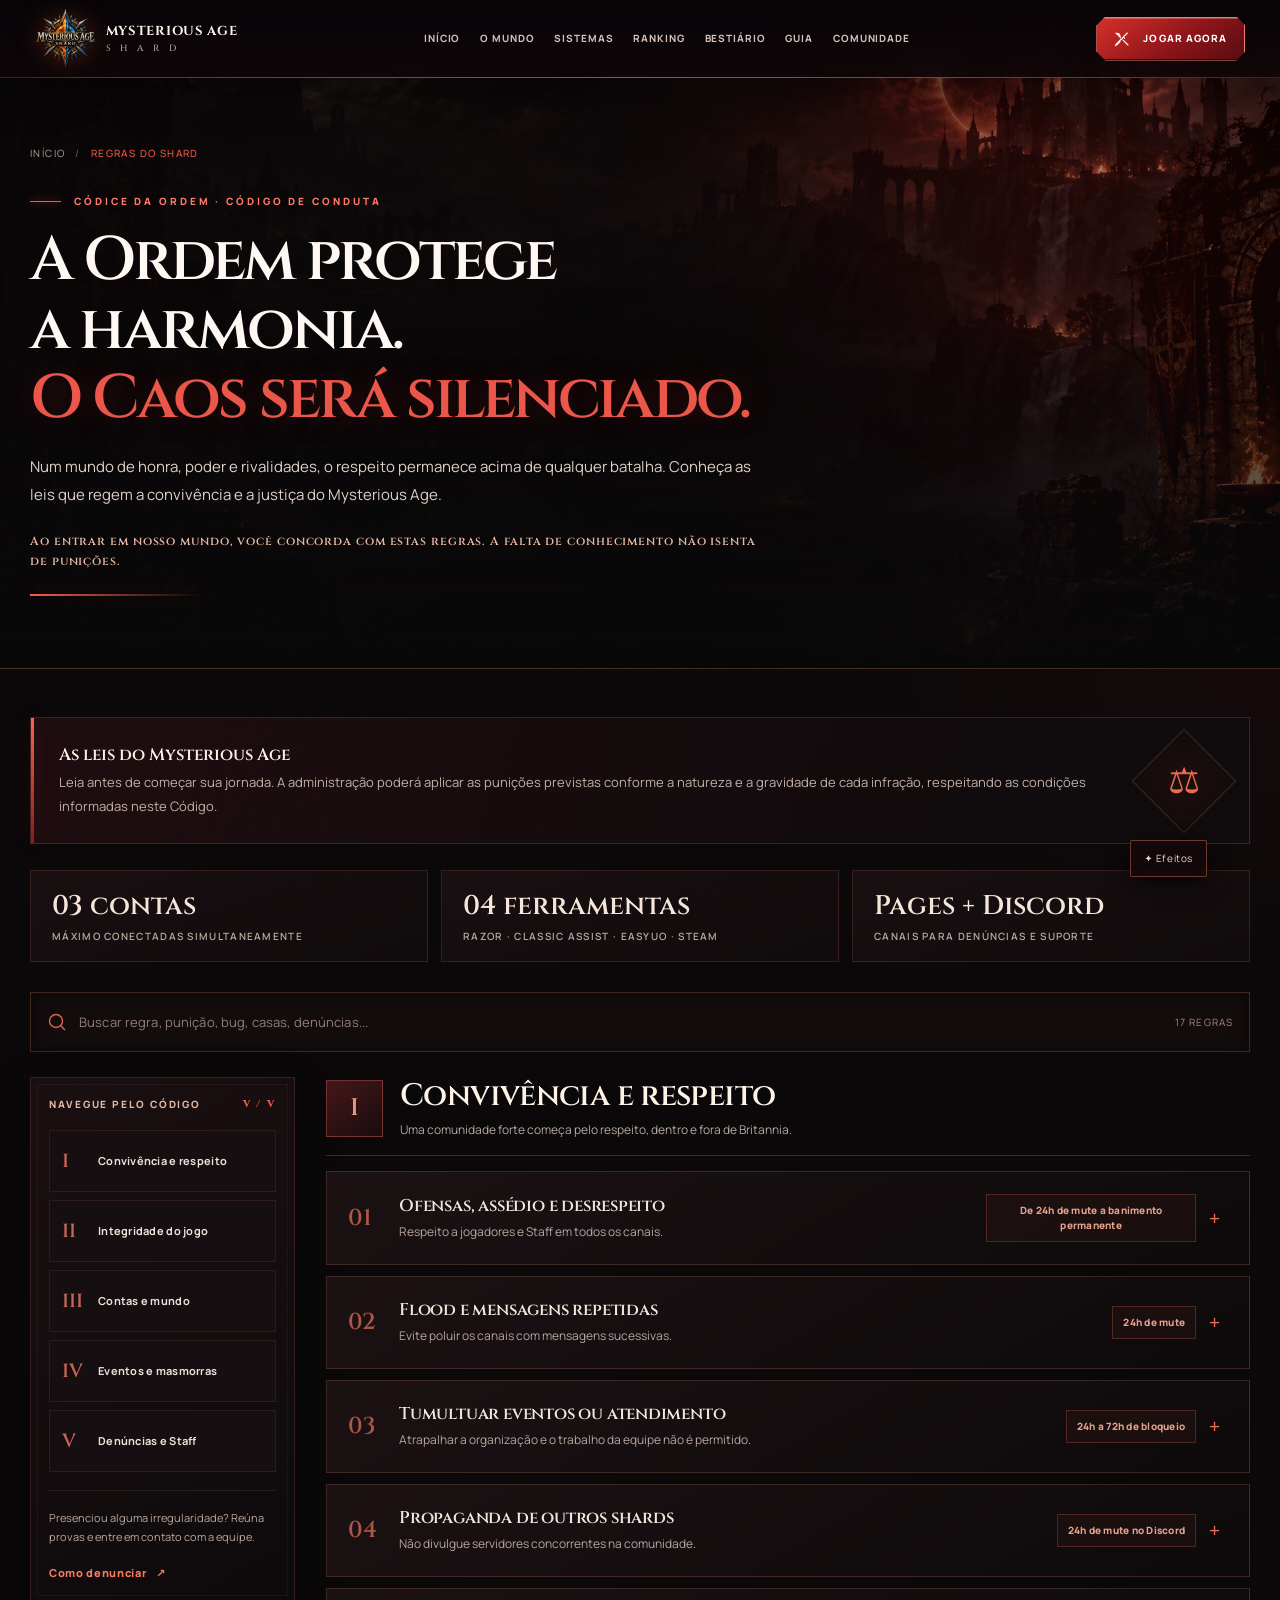
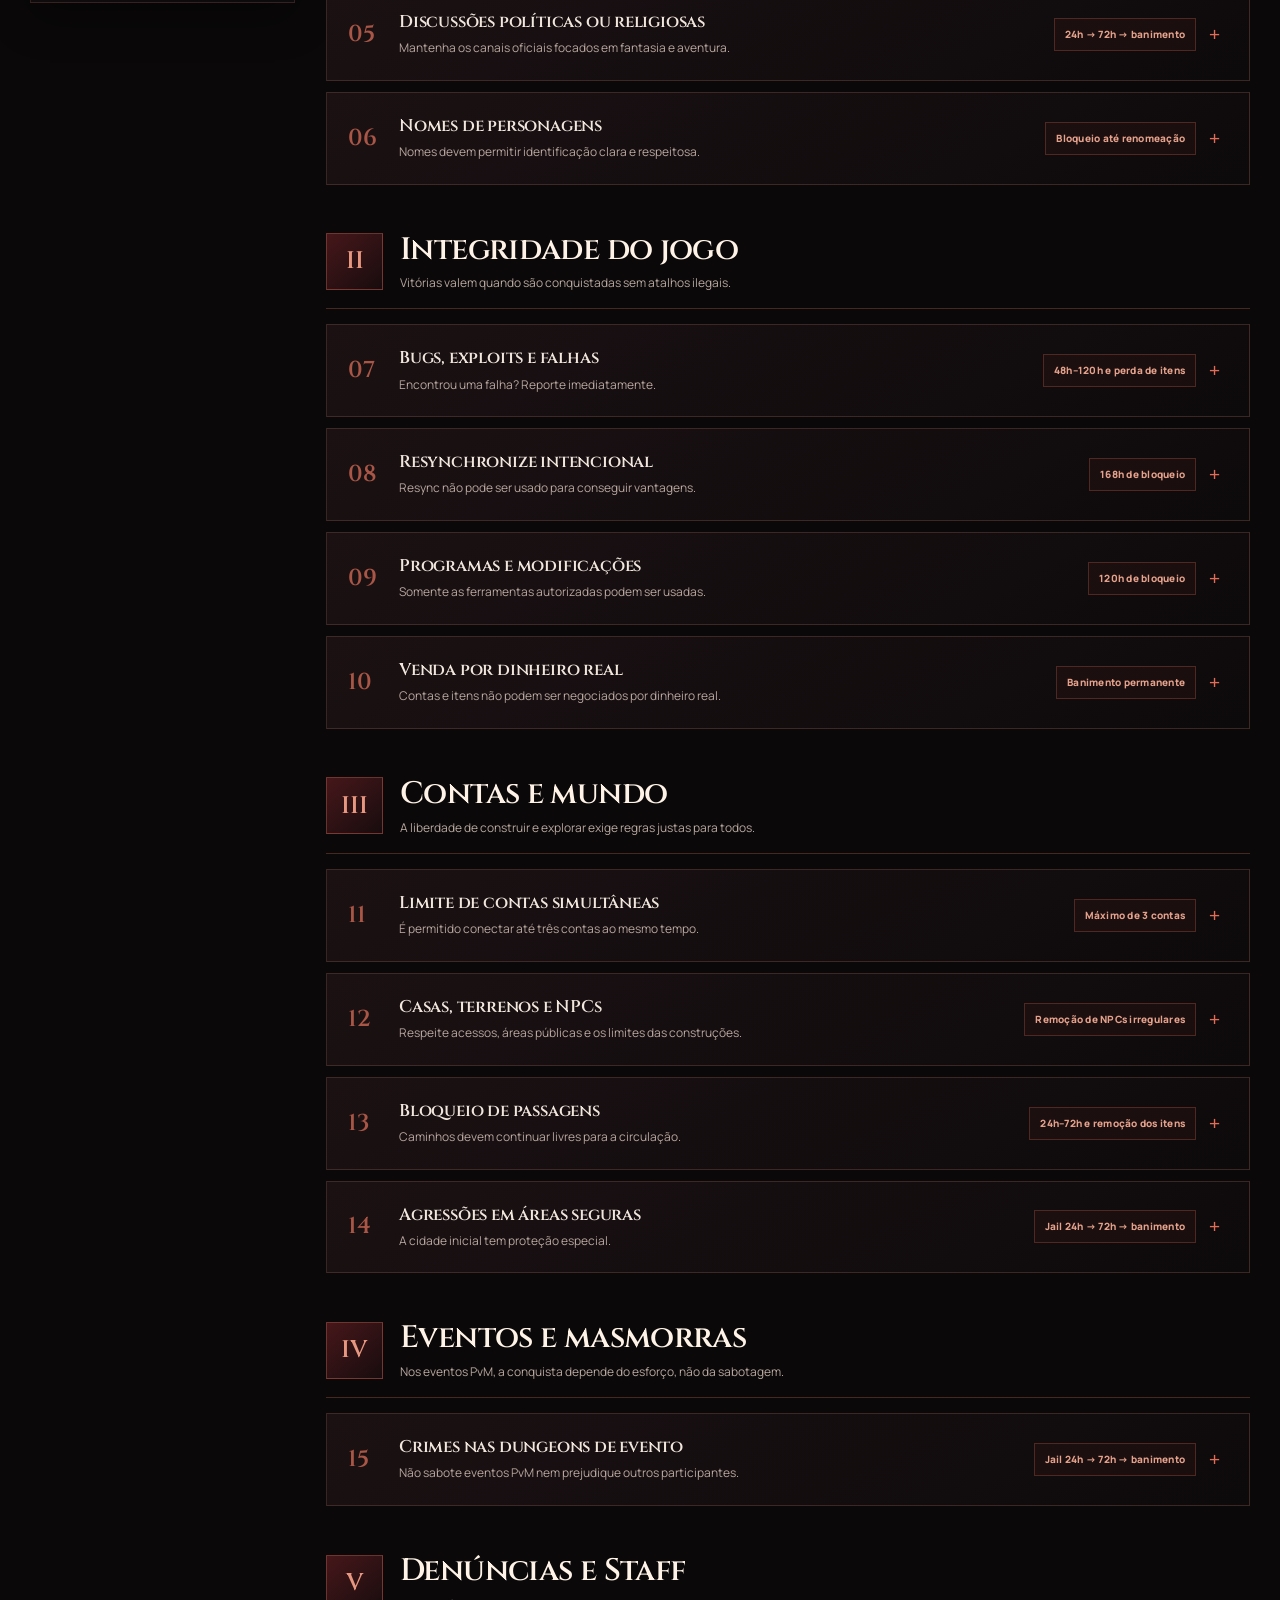
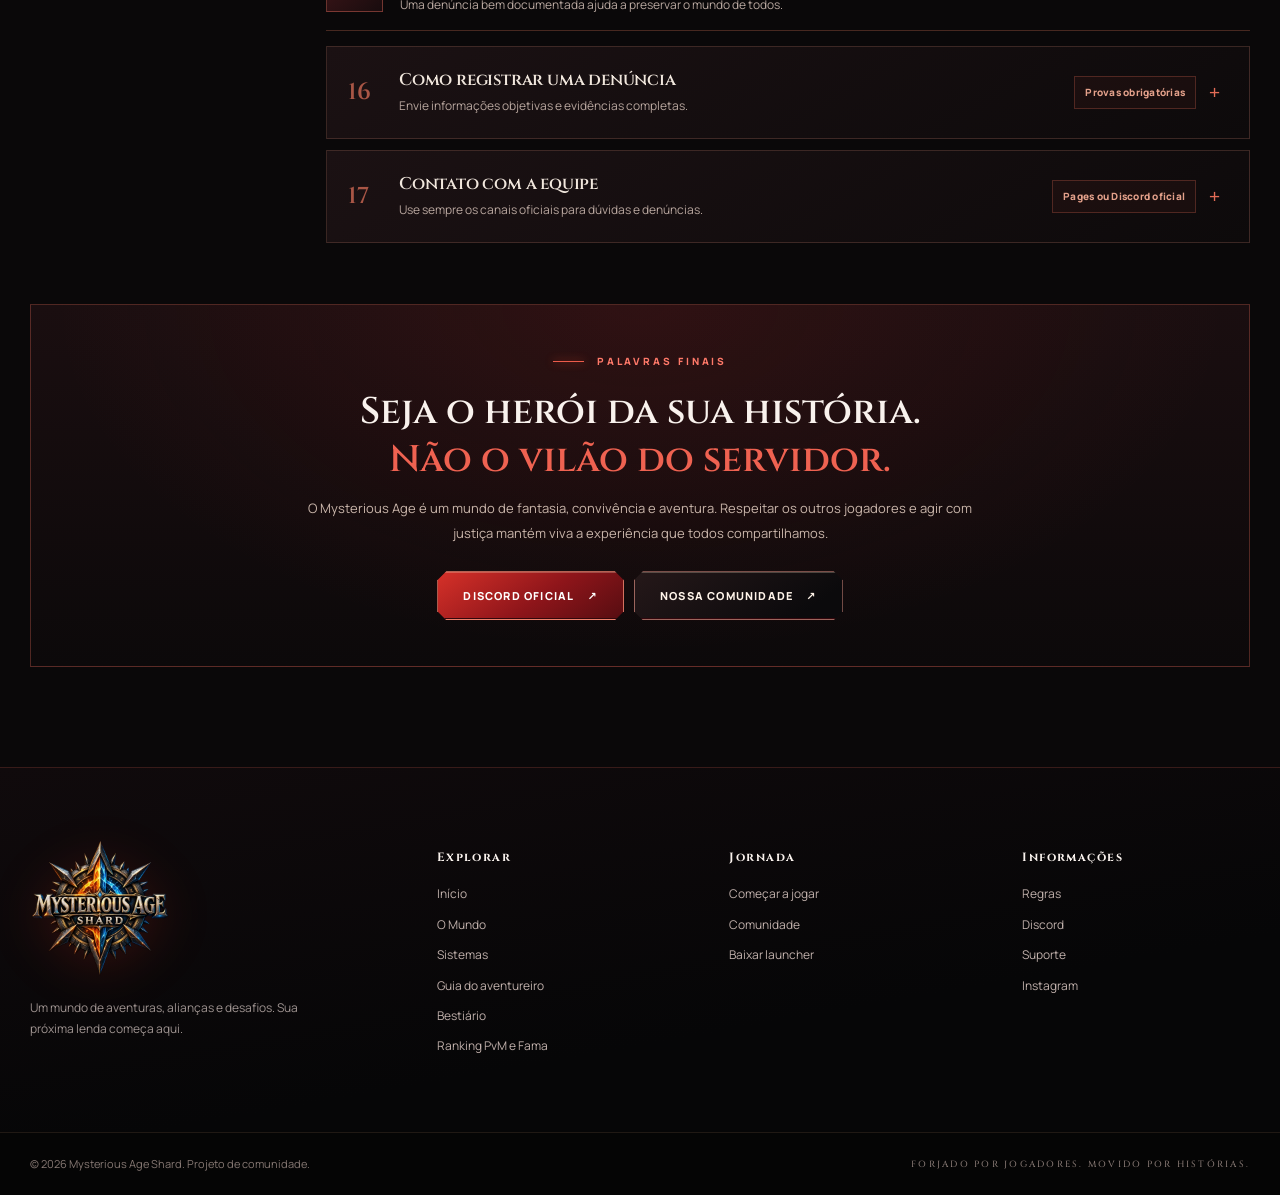
<file: regras.html>
<!DOCTYPE html>
<!DOCTYPE html>

<!DOCTYPE html>

<html lang="pt-BR"><head><meta charset="utf-8"/><meta content="width=device-width,initial-scale=1" name="viewport"/><meta content="#100a0b" name="theme-color"/><meta content="Código de Conduta oficial do Mysterious Age: regras de convivência, contas, eventos, construções, denúncias e punições." name="description"/><meta content="website" property="og:type"/><meta content="Código de Conduta | Mysterious Age Shard" property="og:title"/><meta content="Código de Conduta oficial do Mysterious Age: regras de convivência, contas, eventos, construções, denúncias e punições." property="og:description"/><meta content="assets/img/logo.webp" property="og:image"/><link href="assets/img/favicon.png" rel="icon" type="image/png"/><link href="assets/styles.css" rel="stylesheet"/><title>Código de Conduta e Regras | Mysterious Age Shard</title><link href="assets/legendary.css" rel="stylesheet"/><link href="assets/ascension.css" rel="stylesheet"/><meta content="dark" name="color-scheme"/>
<style id="rules-codex-style">
/* CÓDICE — MYSTERIOUS AGE. Estilos isolados para preservar as outras páginas. */
html{scroll-padding-top:100px}
.codex-hero{height:auto;min-height:490px;padding:145px 0 72px;align-items:center;overflow:visible}
.codex-hero .container{padding-top:0;position:relative;z-index:3}
.codex-hero .codex-hero-inner{max-width:850px}
.codex-hero .breadcrumbs{margin-bottom:23px}
.codex-hero h1{font-size:clamp(37px,4.8vw,69px);letter-spacing:-.045em;line-height:1.12;margin:17px 0 20px;max-width:920px}
.codex-hero h1 span{display:block;color:#eb564a;text-shadow:0 0 30px #b51f1b50}
.codex-hero p{font-size:clamp(12px,1.2vw,15px);max-width:740px;color:#ded0c8;line-height:1.84}
.codex-oath{margin:22px 0 0!important;color:#e8b9a3!important;font:600 12px/1.7 var(--display,serif)!important;letter-spacing:.075em}
.codex-main{position:relative;padding:48px 0 100px;background:radial-gradient(ellipse 40% 10% at 100% 0%,#5f171520,transparent),#0a0809}
.codex-intro{padding:25px 28px;border:1px solid #b94b414c;position:relative;background:linear-gradient(110deg,#271013b0,#100b0c 75%);display:flex;align-items:center;justify-content:space-between;gap:26px;margin-bottom:26px}
.codex-intro::before{content:'';position:absolute;left:0;top:0;bottom:0;width:3px;background:linear-gradient(#f2674c,#82211b);box-shadow:0 0 20px #b4232755}
.codex-intro strong{font:600 17px var(--display,serif);color:#fff0e7;display:block;margin-bottom:5px}
.codex-intro p{margin:0;font-size:13px;line-height:1.8;color:#c3b0a7}
.codex-sign{flex:0 0 auto;width:74px;height:74px;border:1px solid #dd7e573d;transform:rotate(45deg);display:grid;place-items:center;background:radial-gradient(circle,#a52d2219,transparent)}
.codex-sign span{display:block;transform:rotate(-45deg);font-family:Georgia,serif;font-size:36px;color:#e86a52;line-height:1}
.codex-highlights{display:grid;grid-template-columns:repeat(3,minmax(0,1fr));gap:13px;margin-bottom:30px}
.codex-stat{min-width:0;border:1px solid #7240395c;background:linear-gradient(160deg,#180f11,#100b0c);padding:17px 21px}
.codex-stat b{font:600 clamp(20px,2.2vw,27px) var(--display,Georgia,serif);display:block;color:#f4e6d9;margin-bottom:4px}
.codex-stat small{display:block;color:#bbaa9f;font:600 10px/1.6 var(--body,sans-serif);letter-spacing:.13em;text-transform:uppercase}
.codex-search{display:flex;gap:12px;align-items:center;background:#130c0d;border:1px solid #81463a72;padding:11px 16px;margin-bottom:25px;box-shadow:inset 0 0 16px #0008}
.codex-search svg{width:20px;height:20px;stroke:#d96852;stroke-width:1.7;fill:none;flex:0 0 auto}
.codex-search input{border:0;background:none;outline:none;color:#f9ece8;width:100%;padding:7px 0;font-size:13px;letter-spacing:.01em;min-width:0}
.codex-search input::placeholder{color:#927e77}
.codex-search .clear-query{border:1px solid #90584967;color:#f1b19c;background:none;padding:6px 10px;font-size:11px;white-space:nowrap;display:none}
.codex-search .clear-query:not([hidden]){display:block}
.codex-search-count{flex:0 0 auto;font-size:10px;text-transform:uppercase;letter-spacing:.11em;color:#ac8a7d;white-space:nowrap}
.codex-layout{display:grid;grid-template-columns:265px minmax(0,1fr);align-items:start;gap:31px}
.codex-aside{position:sticky;top:103px;min-width:0}
.codex-aside-frame{padding:18px;border:1px solid #65403865;background:linear-gradient(150deg,#1c1012ee,#0e0b0cf0);box-shadow:0 14px 40px #0005;position:relative}
.codex-aside-frame::after{content:'';pointer-events:none;position:absolute;inset:6px;border:1px solid #c7845b14}
.codex-aside-title{display:flex;align-items:center;justify-content:space-between;margin-bottom:17px;font-size:10px;text-transform:uppercase;color:#e2b8a4;letter-spacing:.19em;font-weight:800;gap:10px}
.codex-aside-title span:last-child{color:#e95946;font-family:var(--display,Georgia,serif)}
.codex-nav{display:flex;flex-direction:column;gap:8px}
.codex-nav a{position:relative;display:flex;gap:12px;align-items:center;border:1px solid #60383055;background:#150f11;padding:14px 12px;min-height:62px;transition:border-color .22s,background .22s,transform .22s}
.codex-nav a[hidden]{display:none}
.codex-nav a:hover,.codex-nav a.active{background:linear-gradient(110deg,#5a19196b,#1a0e10);border-color:#c35444ac;transform:translateX(2px)}
.codex-nav a b{font:600 19px/1 var(--display,Georgia,serif);color:#c66653;min-width:24px}
.codex-nav a span{color:#eee1d9;font-size:11px;font-weight:700;letter-spacing:.025em;line-height:1.5}
.codex-aside-help{border-top:1px solid #63473b4b;margin-top:18px;padding-top:17px}
.codex-aside-help p{font-size:11px;line-height:1.75;color:#bca79b;margin:0 0 13px}
.codex-aside-help a{font-size:11px;font-weight:800;letter-spacing:.06em;color:#f47c63;display:inline-flex;gap:9px;align-items:center}
.codex-content{min-width:0}
.codex-group{scroll-margin-top:104px;margin-bottom:46px;min-width:0}
.codex-group.is-hidden{display:none}
.codex-group-top{border-bottom:1px solid #9b53426b;margin-bottom:15px;padding-bottom:16px;display:flex;gap:17px;align-items:center}
.codex-group-number{width:57px;height:57px;display:grid;place-items:center;flex:0 0 57px;background:linear-gradient(140deg,#46171a,#180c0e);border:1px solid #b55a4c80;color:#e79780;font:600 24px var(--display,Georgia,serif)}
.codex-group-title{margin:0;font:600 clamp(22px,2.5vw,31px)/1.28 var(--display,Georgia,serif);color:#fff3e7;letter-spacing:-.02em}
.codex-group-subtitle{font-size:12px;color:#b8a79f;margin:3px 0 0;line-height:1.6}
.rule-card{border:1px solid #65413b81;background:linear-gradient(150deg,#1b1113,#0d0a0b);margin:0 0 11px;position:relative;transition:border-color .22s,box-shadow .22s}
.rule-card[open]{border-color:#aa5547b0;box-shadow:0 16px 38px #0005, inset 2px 0 #cf4639}
.rule-card.is-hidden{display:none}
.rule-card summary{list-style:none;display:grid;grid-template-columns:38px minmax(0,1fr) auto 19px;align-items:center;gap:13px;cursor:pointer;padding:22px 21px;color:#e8d8d0}
.rule-card summary::-webkit-details-marker{display:none}
.rule-index{font:600 23px/1 var(--display,Georgia,serif);color:#a95646}
.rule-title{display:block;font:600 17px/1.3 var(--display,Georgia,serif);color:#f1e7dd;letter-spacing:-.012em}
.rule-brief{display:block;margin-top:5px;font-size:12px;color:#b8a69e;line-height:1.65}
.rule-sanction{font-size:10px;font-weight:800;letter-spacing:.025em;color:#e4a18b;padding:8px 10px;border:1px solid #a64e3e63;background:#5b241c25;text-align:center;max-width:210px;line-height:1.5}
.rule-chevron{font-family:Arial,sans-serif;font-size:19px;line-height:1;color:#e36c56;transition:transform .22s}
.rule-card[open] .rule-chevron{transform:rotate(45deg)}
.rule-card-body{padding:0 24px 23px 72px;border-top:1px solid #7d4c3a44;color:#c6b7ad;font-size:13px;line-height:1.9}
.rule-card-body p{margin:14px 0 0}
.rule-card-body strong{color:#f2ddd1}
.rule-card-body ul{margin:13px 0 0;padding-left:21px}
.rule-card-body li{margin:3px 0}
.rule-card-body a{color:#ffa186;text-decoration:underline;text-underline-offset:3px}
.rules-penalty-steps{display:grid;grid-template-columns:repeat(3,minmax(0,1fr));gap:9px;margin-top:18px}
.rules-penalty-steps span{display:block;background:#241315;border:1px solid #8b413d67;padding:12px 9px;line-height:1.5;color:#eec1b1;font-size:11px}
.rules-penalty-steps strong{display:block;text-transform:uppercase;font:800 9px var(--body,sans-serif);letter-spacing:.1em;color:#ed6c56;margin-bottom:5px}
.codex-end{margin-top:15px;text-align:center;padding:40px 26px 42px;border:1px solid #b8574765;background:radial-gradient(ellipse at 50% 0%,#b3272524,transparent 68%),linear-gradient(#1a0e10,#0c090a);position:relative}
.codex-end .eyebrow{margin-bottom:11px}
.codex-end h2{font:600 clamp(23px,3.3vw,37px)/1.3 var(--display,Georgia,serif);margin:7px auto 12px;max-width:650px}
.codex-end h2 em{font-style:normal;color:#ef6251}
.codex-end p{color:#c9b5aa;max-width:680px;margin:0 auto 22px;font-size:13px;line-height:1.9}
.codex-end .btn{margin:4px 5px}
.codex-empty{display:none;padding:35px;border:1px dashed #944b43;color:#cdb3a8;text-align:center}
.codex-empty.visible{display:block}
@media(max-width:1050px){.codex-layout{grid-template-columns:215px minmax(0,1fr);gap:20px}.codex-aside-frame{padding:13px}.rule-card summary{grid-template-columns:27px minmax(0,1fr) auto 14px;gap:9px;padding:20px 15px}.rule-sanction{max-width:135px;font-size:9px;padding:7px}.rule-card-body{padding-left:53px}.rule-title{font-size:15px}}
@media(max-width:800px){.codex-layout{grid-template-columns:minmax(0,1fr);gap:22px}.codex-aside{position:static}.codex-aside-frame{padding:14px}.codex-nav{display:grid;grid-template-columns:repeat(3,minmax(0,1fr));gap:8px}.codex-nav a{min-height:58px}.codex-aside-help{display:none}.codex-hero{min-height:440px;padding-top:140px}.codex-hero h1{font-size:clamp(35px,6vw,56px)}}
@media(max-width:580px){.codex-hero{padding:126px 0 48px;min-height:420px}.codex-hero h1{font-size:clamp(30px,8vw,42px)}.codex-hero .breadcrumbs{margin-bottom:16px}.codex-oath{font-size:10px!important}.codex-main{padding-top:27px}.codex-intro{padding:19px;gap:10px}.codex-intro strong{font-size:14px}.codex-intro p{font-size:11px}.codex-sign{display:none}.codex-highlights{grid-template-columns:1fr 1fr;gap:9px}.codex-highlights .codex-stat:last-child{grid-column:1/-1}.codex-stat{padding:13px}.codex-stat b{font-size:19px}.codex-stat small{font-size:9px}.codex-nav{grid-template-columns:repeat(2,minmax(0,1fr))}.codex-nav a{min-height:55px;padding:10px;gap:8px}.codex-nav a b{font-size:16px;min-width:19px}.codex-nav a span{font-size:10px}.codex-search-count{display:none}.codex-group{margin-bottom:34px}.codex-group-title{font-size:21px}.codex-group-number{width:44px;height:44px;flex-basis:44px;font-size:20px}.codex-group-top{gap:12px}.rule-card summary{grid-template-columns:27px minmax(0,1fr) 15px;gap:10px;padding:17px 14px}.rule-index{font-size:19px}.rule-title{font-size:15px}.rule-sanction{grid-column:2;grid-row:2;max-width:none;width:max-content;max-width:100%;text-align:left;font-size:9px;padding:5px 8px}.rule-chevron{grid-column:3;grid-row:1}.rule-brief{font-size:11px}.rule-card-body{padding:0 17px 19px;font-size:12px}.rules-penalty-steps{grid-template-columns:1fr}.codex-end{padding:32px 17px}.codex-end .btn{width:100%;margin:5px 0}}
@media(prefers-reduced-motion:reduce){.rule-card,.codex-nav a,.rule-chevron{transition:none}}
</style>
</head><body class="edition-ascension"><div aria-hidden="true" class="reading-progress" id="reading-progress"></div><svg style="display:none" xmlns="http://www.w3.org/2000/svg">
<symbol id="arrow" viewbox="0 0 24 24"><path d="M4 12h16m-7-7 7 7-7 7"></path></symbol>
<symbol id="download" viewbox="0 0 24 24"><path d="M12 3v12m-5-5 5 5 5-5M3 17v4h18v-4"></path></symbol>
<symbol id="swords" viewbox="0 0 24 24"><path d="m3 3 7 7m4 4 7 7M11 13l2-2m-9 10 5-5M4 4l3 0 2 3m11-4-7 7m-2 2-8 8m11-11 2 2m-12 9-2 2"></path></symbol>
<symbol id="shield" viewbox="0 0 24 24"><path d="M12 2 4 5v6c0 5.8 4.1 9.4 8 11 3.9-1.6 8-5.2 8-11V5zM12 7v10M8 12h8"></path></symbol>
<symbol id="castle" viewbox="0 0 24 24"><path d="M3 22V7h4V3h4v4h2V3h4v4h4v15H3Zm4 0v-7h10v7M3 11h18M12 15v7"></path></symbol>
<symbol id="flame" viewbox="0 0 24 24"><path d="M12 22c4.6 0 7-3.5 7-7 0-2.9-1.9-5.4-4-7-.1 3.2-2.4 4.5-3 4-2.9-2-1.4-5.9-1-9C6.5 6.1 5 10.3 5 14.5 5 19 8 22 12 22Zm0 0c-2.1 0-3-1.4-3-3.2 0-1.4 1.4-2.4 2.4-3.4.2 1.9 2.6 2.8 2.6 4.5 0 1.1-.8 2.1-2 2.1Z"></path></symbol>
<symbol id="users" viewbox="0 0 24 24"><circle cx="9" cy="8" r="4"></circle><path d="M2 21v-2a7 7 0 0 1 14 0v2zm14-16a4 4 0 0 1 0 7m2 2a6 6 0 0 1 4 6v1"></path></symbol>
<symbol id="book" viewbox="0 0 24 24"><path d="M12 21c-3-2.5-6.6-3-10-2V4c3.5-1 7-.5 10 2 3-2.5 6.5-3 10-2v15c-3.4-1-7-.5-10 2Zm0-15v15"></path></symbol>
<symbol id="compass" viewbox="0 0 24 24"><circle cx="12" cy="12" r="10"></circle><path d="m15.5 8.5-2 5-5 2 2-5 5-2Z"></path></symbol>
<symbol id="crown" viewbox="0 0 24 24"><path d="m2 8 5 4 5-8 5 8 5-4-3 12H5L2 8Zm4 8h12"></path></symbol>
<symbol id="menu" viewbox="0 0 24 24"><path d="M4 6h16M4 12h16M4 18h16"></path></symbol>
<symbol id="close" viewbox="0 0 24 24"><path d="M5 5 19 19M19 5 5 19"></path></symbol>
<symbol id="chevron" viewbox="0 0 24 24"><path d="m9 18 6-6-6-6"></path></symbol>
<symbol id="spark" viewbox="0 0 24 24"><path d="m12 2 2.5 7.5L22 12l-7.5 2.5L12 22l-2.5-7.5L2 12l7.5-2.5L12 2Z"></path></symbol>
<symbol id="discord" viewbox="0 0 24 24"><path d="M7 5c3.5-1.5 6.5-1.5 10 0l2.5 2c1.7 3.3 2.3 6.7 2 10.5-2 1.7-4 2.6-6 3l-.8-1.8M7 5 4.5 7C2.8 10.3 2.2 13.7 2.5 17.5c2 1.7 4 2.6 6 3l.8-1.8M8 17a16 16 0 0 0 8 0M8 12h.01M16 12h.01"></path></symbol>
<symbol id="search" viewbox="0 0 24 24"><circle cx="10.8" cy="10.8" r="7.8"></circle><path d="m16.5 16.5 5 5"></path></symbol>
<symbol id="scroll" viewbox="0 0 24 24"><path d="M6 3h13v15a3 3 0 0 1-3 3H5a3 3 0 0 1-3-3c0-1.5 1-3 3-3h11M6 3a3 3 0 0 0-3 3v9M6 7h9M6 11h7"></path></symbol>
<symbol id="settings" viewbox="0 0 24 24"><path d="m12 2 2.2 2.9 3.6-.3.9 3.5 3.3 1.5-1.2 3.5 1.2 3.4-3.3 1.4-.9 3.5-3.6-.2L12 24l-2.2-2.8-3.6.2-.9-3.5L2 16.5l1.2-3.4L2 9.6l3.3-1.5.9-3.5 3.6.3L12 2Z"></path><circle cx="12" cy="13" r="3"></circle></symbol>
<symbol id="star" viewbox="0 0 24 24"><path d="m12 2 2.8 6.5 7.2.6-5.5 4.8 1.7 7.1-6.2-3.7-6.2 3.7 1.7-7.1L2 9.1l7.2-.6z"></path></symbol>
<symbol id="heart" viewbox="0 0 24 24"><path d="M12 21S2 15 2 8a5 5 0 0 1 10-1 5 5 0 0 1 10 1c0 7-10 13-10 13Z"></path></symbol>
</svg>
<a class="skip" href="#conteudo">Pular para o conteúdo</a><div aria-hidden="true" class="ambient"></div>
<header class="site-header"><div class="header-inner"><a aria-label="Mysterious Age Shard — início" class="brand" href="index.html"><img alt="Brasão do Mysterious Age Shard" src="assets/img/logo-small.webp"/><span class="brand-type">MYSTERIOUS AGE<span>S H A R D</span></span></a>
<nav aria-label="Navegação principal" class="nav" id="main-nav"><a data-page="index" href="index.html">Início</a><a data-page="mundo" href="mundo.html">O Mundo</a><a data-page="sistemas" href="sistemas.html">Sistemas</a><a data-page="bestiario" href="bestiario.html">Bestiário</a><a data-page="guia" href="guia.html">Guia</a><a data-page="comunidade" href="comunidade.html">Comunidade</a></nav>
<div class="header-actions"><a class="btn" href="jogar.html"><svg aria-hidden="true" class="" style="fill:none;stroke:currentColor;stroke-width:1.7;stroke-linecap:round;stroke-linejoin:round" viewbox="0 0 24 24"><use href="#swords"></use></svg><span>Jogar agora</span></a><button aria-controls="main-nav" aria-expanded="false" aria-label="Abrir menu" class="icon-button menu-trigger" id="menu-trigger" type="button"><svg aria-hidden="true" class="" style="fill:none;stroke:currentColor;stroke-width:1.7;stroke-linecap:round;stroke-linejoin:round" viewbox="0 0 24 24"><use href="#menu"></use></svg></button></div></div></header><main id="conteudo"><section aria-labelledby="codex-heading" class="page-hero codex-hero"><div class="container"><div class="codex-hero-inner">
<div class="breadcrumbs"><a href="index.html">Início</a><span>/</span><b>Regras do shard</b></div>
<div class="eyebrow">Códice da Ordem · Código de Conduta</div>
<h1 id="codex-heading">A Ordem protege a harmonia.<span>O Caos será silenciado.</span></h1>
<p>Num mundo de honra, poder e rivalidades, o respeito permanece acima de qualquer batalha. Conheça as leis que regem a convivência e a justiça do Mysterious Age.</p>
<p class="codex-oath">Ao entrar em nosso mundo, você concorda com estas regras. A falta de conhecimento não isenta de punições.</p>
</div></div></section><section class="codex-main"><div class="container">
<div class="codex-intro"><div><strong>As leis do Mysterious Age</strong><p>Leia antes de começar sua jornada. A administração poderá aplicar as punições previstas conforme a natureza e a gravidade de cada infração, respeitando as condições informadas neste Código.</p></div><div aria-hidden="true" class="codex-sign"><span>⚖</span></div></div>
<div aria-label="Informações essenciais" class="codex-highlights">
<div class="codex-stat"><b>03 contas</b><small>Máximo conectadas simultaneamente</small></div>
<div class="codex-stat"><b>04 ferramentas</b><small>Razor · Classic Assist · EasyUO · Steam</small></div>
<div class="codex-stat"><b>Pages + Discord</b><small>Canais para denúncias e suporte</small></div>
</div>
<div class="codex-search" role="search"><svg aria-hidden="true" viewbox="0 0 24 24"><circle cx="10.8" cy="10.8" r="7.8"></circle><path d="m16.5 16.5 5 5"></path></svg><input aria-label="Buscar no Código de Conduta" autocomplete="off" id="codex-query" placeholder="Buscar regra, punição, bug, casas, denúncias..." type="search"/><span class="codex-search-count" id="codex-count">17 regras</span><button class="clear-query" hidden="" id="clear-query" type="button">Limpar busca</button></div>
<div class="codex-layout"><aside class="codex-aside"><div class="codex-aside-frame"><div class="codex-aside-title"><span>Navegue pelo Código</span><span>V / V</span></div><nav aria-label="Capítulos do Código de Conduta" class="codex-nav"><a data-nav="convivencia" href="#convivencia"><b>I</b><span>Convivência e respeito</span></a><a data-nav="integridade" href="#integridade"><b>II</b><span>Integridade do jogo</span></a><a data-nav="mundo" href="#mundo"><b>III</b><span>Contas e mundo</span></a><a data-nav="eventos" href="#eventos"><b>IV</b><span>Eventos e masmorras</span></a><a data-nav="denuncias" href="#denuncias"><b>V</b><span>Denúncias e Staff</span></a></nav><div class="codex-aside-help"><p>Presenciou alguma irregularidade? Reúna provas e entre em contato com a equipe.</p><a href="#denunciar">Como denunciar <span aria-hidden="true">↗</span></a></div></div></aside>
<div class="codex-content" id="codex-content"><section class="codex-group" data-group="convivencia" id="convivencia"><div class="codex-group-top"><div class="codex-group-number">I</div><div><h2 class="codex-group-title">Convivência e respeito</h2><p class="codex-group-subtitle">Uma comunidade forte começa pelo respeito, dentro e fora de Britannia.</p></div></div><details class="rule-card" data-rule="respeito" id="respeito"><summary aria-label="Ver detalhes de Ofensas, assédio e desrespeito"><span class="rule-index">01</span><span><span class="rule-title">Ofensas, assédio e desrespeito</span><span class="rule-brief">Respeito a jogadores e Staff em todos os canais.</span></span><span class="rule-sanction">De 24h de mute a banimento permanente</span><span aria-hidden="true" class="rule-chevron">+</span></summary><div class="rule-card-body"><p>São proibidas ofensas contra jogadores ou membros do Staff, incluindo agressões verbais, ironias ofensivas, provocações abusivas e ameaças.</p><p>Não serão toleradas discriminações por <strong>raça, gênero, religião, orientação sexual, classe social</strong> ou qualquer outra característica.</p><p><strong>Sanção:</strong> de 24 horas de silenciamento (mute) até banimento permanente, conforme a gravidade.</p></div></details><details class="rule-card" data-rule="flood" id="flood"><summary aria-label="Ver detalhes de Flood e mensagens repetidas"><span class="rule-index">02</span><span><span class="rule-title">Flood e mensagens repetidas</span><span class="rule-brief">Evite poluir os canais com mensagens sucessivas.</span></span><span class="rule-sanction">24h de mute</span><span aria-hidden="true" class="rule-chevron">+</span></summary><div class="rule-card-body"><p>Enviar mensagens repetidas em curto intervalo, causando flood nos canais de comunicação, é proibido.</p><p><strong>Sanção:</strong> 24 horas de mute.</p></div></details><details class="rule-card" data-rule="atendimento" id="atendimento"><summary aria-label="Ver detalhes de Tumultuar eventos ou atendimento"><span class="rule-index">03</span><span><span class="rule-title">Tumultuar eventos ou atendimento</span><span class="rule-brief">Atrapalhar a organização e o trabalho da equipe não é permitido.</span></span><span class="rule-sanction">24h a 72h de bloqueio</span><span aria-hidden="true" class="rule-chevron">+</span></summary><div class="rule-card-body"><p>Provocar, desdenhar, interromper ou tumultuar eventos e atendimentos realizados pela Staff é uma infração.</p><p><strong>Sanção:</strong> bloqueio da conta de 24 a 72 horas.</p></div></details><details class="rule-card" data-rule="propaganda" id="propaganda"><summary aria-label="Ver detalhes de Propaganda de outros shards"><span class="rule-index">04</span><span><span class="rule-title">Propaganda de outros shards</span><span class="rule-brief">Não divulgue servidores concorrentes na comunidade.</span></span><span class="rule-sanction">24h de mute no Discord</span><span aria-hidden="true" class="rule-chevron">+</span></summary><div class="rule-card-body"><p>São proibidas propagandas <strong>diretas ou indiretas</strong> de outros servidores (shards) concorrentes.</p><p><strong>Sanção:</strong> 24 horas de mute no Discord, com possibilidade de banimento em caso de reincidência.</p></div></details><details class="rule-card" data-rule="politica-religiao" id="politica-religiao"><summary aria-label="Ver detalhes de Discussões políticas ou religiosas"><span class="rule-index">05</span><span><span class="rule-title">Discussões políticas ou religiosas</span><span class="rule-brief">Mantenha os canais oficiais focados em fantasia e aventura.</span></span><span class="rule-sanction">24h → 72h → banimento</span><span aria-hidden="true" class="rule-chevron">+</span></summary><div class="rule-card-body"><p>Não são permitidos debates, comentários, propagandas, memes, slogans, links ou imagens de teor político ou religioso, nem ofensas ou piadas ideológicas/religiosas nos espaços da comunidade.</p><div class="rules-penalty-steps"><span><strong>1ª infração</strong>24h de bloqueio no Discord</span><span><strong>2ª infração</strong>72h de bloqueio no Discord e no jogo</span><span><strong>Reincidência grave</strong>Banimento da conta</span></div></div></details><details class="rule-card" data-rule="nomes" id="nomes"><summary aria-label="Ver detalhes de Nomes de personagens"><span class="rule-index">06</span><span><span class="rule-title">Nomes de personagens</span><span class="rule-brief">Nomes devem permitir identificação clara e respeitosa.</span></span><span class="rule-sanction">Bloqueio até renomeação</span><span aria-hidden="true" class="rule-chevron">+</span></summary><div class="rule-card-body"><p>São proibidos nomes ofensivos, ilegíveis ou que dificultem a identificação do personagem, como <em>OoOoOo</em> ou <em>IiiIIii</em>.</p><p><strong>Sanção:</strong> conta bloqueada até a renomeação, realizada com supervisão da equipe.</p></div></details></section><section class="codex-group" data-group="integridade" id="integridade"><div class="codex-group-top"><div class="codex-group-number">II</div><div><h2 class="codex-group-title">Integridade do jogo</h2><p class="codex-group-subtitle">Vitórias valem quando são conquistadas sem atalhos ilegais.</p></div></div><details class="rule-card" data-rule="bugs" id="bugs"><summary aria-label="Ver detalhes de Bugs, exploits e falhas"><span class="rule-index">07</span><span><span class="rule-title">Bugs, exploits e falhas</span><span class="rule-brief">Encontrou uma falha? Reporte imediatamente.</span></span><span class="rule-sanction">48h–120h e perda de itens</span><span aria-hidden="true" class="rule-chevron">+</span></summary><div class="rule-card-body"><p>Ao encontrar um bug ou exploit, o jogador deve <strong>comunicar imediatamente ao Staff Team</strong>. Explorar falhas para benefício próprio ou de terceiros é estritamente proibido.</p><p><strong>Sanção prevista na lista de infrações:</strong> bloqueio de 48 a 120 horas e perda dos itens envolvidos.</p><p>Conforme a gravidade e a avaliação da Staff, também podem ocorrer remoção de itens, jail temporário ou banimento definitivo.</p></div></details><details class="rule-card" data-rule="resync" id="resync"><summary aria-label="Ver detalhes de Resynchronize intencional"><span class="rule-index">08</span><span><span class="rule-title">Resynchronize intencional</span><span class="rule-brief">Resync não pode ser usado para conseguir vantagens.</span></span><span class="rule-sanction">168h de bloqueio</span><span aria-hidden="true" class="rule-chevron">+</span></summary><div class="rule-card-body"><p>É proibido utilizar o comando ou a técnica de <strong>resynchronize (resync)</strong> de maneira intencional para obter qualquer vantagem indevida.</p><p><strong>Sanção:</strong> 168 horas de bloqueio.</p></div></details><details class="rule-card" data-rule="programas" id="programas"><summary aria-label="Ver detalhes de Programas e modificações"><span class="rule-index">09</span><span><span class="rule-title">Programas e modificações</span><span class="rule-brief">Somente as ferramentas autorizadas podem ser usadas.</span></span><span class="rule-sanction">120h de bloqueio</span><span aria-hidden="true" class="rule-chevron">+</span></summary><div class="rule-card-body"><p>O uso de programas ou modificações não autorizadas é proibido.</p><p><strong>Ferramentas permitidas nas regras:</strong> Razor, Classic Assist, EasyUO e Steam.</p><p><strong>Sanção:</strong> 120 horas de bloqueio pelo uso de programas proibidos.</p></div></details><details class="rule-card" data-rule="dinheiro-real" id="dinheiro-real"><summary aria-label="Ver detalhes de Venda por dinheiro real"><span class="rule-index">10</span><span><span class="rule-title">Venda por dinheiro real</span><span class="rule-brief">Contas e itens não podem ser negociados por dinheiro real.</span></span><span class="rule-sanction">Banimento permanente</span><span aria-hidden="true" class="rule-chevron">+</span></summary><div class="rule-card-body"><p>São proibidas venda, compra ou troca de <strong>contas e itens por dinheiro real</strong>, ou negociações realizadas de forma ilegal.</p><p><strong>Sanção:</strong> banimento permanente da conta e exclusão dos itens envolvidos.</p></div></details></section><section class="codex-group" data-group="mundo" id="mundo"><div class="codex-group-top"><div class="codex-group-number">III</div><div><h2 class="codex-group-title">Contas e mundo</h2><p class="codex-group-subtitle">A liberdade de construir e explorar exige regras justas para todos.</p></div></div><details class="rule-card" data-rule="contas" id="contas"><summary aria-label="Ver detalhes de Limite de contas simultâneas"><span class="rule-index">11</span><span><span class="rule-title">Limite de contas simultâneas</span><span class="rule-brief">É permitido conectar até três contas ao mesmo tempo.</span></span><span class="rule-sanction">Máximo de 3 contas</span><span aria-hidden="true" class="rule-chevron">+</span></summary><div class="rule-card-body"><p>Cada jogador pode manter <strong>até 3 contas conectadas simultaneamente</strong>.</p><p>Abusar desse limite implica sanções diretas pela equipe. O comunicado não define uma duração específica para essa penalidade.</p></div></details><details class="rule-card" data-rule="casas" id="casas"><summary aria-label="Ver detalhes de Casas, terrenos e NPCs"><span class="rule-index">12</span><span><span class="rule-title">Casas, terrenos e NPCs</span><span class="rule-brief">Respeite acessos, áreas públicas e os limites das construções.</span></span><span class="rule-sanction">Remoção de NPCs irregulares</span><span aria-hidden="true" class="rule-chevron">+</span></summary><div class="rule-card-body"><p><strong>Não é permitido construir</strong> em cidades, estradas, dungeons, portas ou acessos, áreas guardadas, plantations e fazendas.</p><p>NPCs só podem ficar <strong>dentro da área construída da casa</strong>. NPCs posicionados fora dela serão <strong>deletados sem aviso</strong>.</p></div></details><details class="rule-card" data-rule="passagens" id="passagens"><summary aria-label="Ver detalhes de Bloqueio de passagens"><span class="rule-index">13</span><span><span class="rule-title">Bloqueio de passagens</span><span class="rule-brief">Caminhos devem continuar livres para a circulação.</span></span><span class="rule-sanction">24h–72h e remoção dos itens</span><span aria-hidden="true" class="rule-chevron">+</span></summary><div class="rule-card-body"><p>É proibido trancar ou bloquear passagens usando itens, barcos ou abusos do sistema do jogo.</p><p><strong>Sanção:</strong> bloqueio de 24 a 72 horas, com remoção dos itens utilizados.</p></div></details><details class="rule-card" data-rule="seguras" id="seguras"><summary aria-label="Ver detalhes de Agressões em áreas seguras"><span class="rule-index">14</span><span><span class="rule-title">Agressões em áreas seguras</span><span class="rule-brief">A cidade inicial tem proteção especial.</span></span><span class="rule-sanction">Jail 24h → 72h → banimento</span><span aria-hidden="true" class="rule-chevron">+</span></summary><div class="rule-card-body"><p>Não é permitido atacar ou matar outros jogadores <strong>na cidade inicial</strong>, exceto em guerras de guilda.</p><div class="rules-penalty-steps"><span><strong>1ª infração</strong>24h de jail</span><span><strong>2ª infração</strong>72h de jail</span><span><strong>3ª infração</strong>Banimento permanente</span></div></div></details></section><section class="codex-group" data-group="eventos" id="eventos"><div class="codex-group-top"><div class="codex-group-number">IV</div><div><h2 class="codex-group-title">Eventos e masmorras</h2><p class="codex-group-subtitle">Nos eventos PvM, a conquista depende do esforço, não da sabotagem.</p></div></div><details class="rule-card" data-rule="dungeons-evento" id="dungeons-evento"><summary aria-label="Ver detalhes de Crimes nas dungeons de evento"><span class="rule-index">15</span><span><span class="rule-title">Crimes nas dungeons de evento</span><span class="rule-brief">Não sabote eventos PvM nem prejudique outros participantes.</span></span><span class="rule-sanction">Jail 24h → 72h → banimento</span><span aria-hidden="true" class="rule-chevron">+</span></summary><div class="rule-card-body"><p>Durante dungeons de evento PvM é proibido <strong>matar, roubar ou sabotar</strong> a participação dos demais jogadores.</p><div class="rules-penalty-steps"><span><strong>1ª infração</strong>24h de jail</span><span><strong>2ª infração</strong>72h de jail</span><span><strong>Reincidência</strong>Banimento</span></div></div></details></section><section class="codex-group" data-group="denuncias" id="denuncias"><div class="codex-group-top"><div class="codex-group-number">V</div><div><h2 class="codex-group-title">Denúncias e Staff</h2><p class="codex-group-subtitle">Uma denúncia bem documentada ajuda a preservar o mundo de todos.</p></div></div><details class="rule-card" data-rule="denunciar" id="denunciar"><summary aria-label="Ver detalhes de Como registrar uma denúncia"><span class="rule-index">16</span><span><span class="rule-title">Como registrar uma denúncia</span><span class="rule-brief">Envie informações objetivas e evidências completas.</span></span><span class="rule-sanction">Provas obrigatórias</span><span aria-hidden="true" class="rule-chevron">+</span></summary><div class="rule-card-body"><p>Qualquer jogador pode denunciar uma infração. Para que a denúncia seja aceita, ela deve trazer:</p><ul><li><strong>Nome do personagem infrator;</strong></li><li><strong>Descrição clara e objetiva</strong> do ocorrido;</li><li><strong>Provas em vídeo ou print</strong> com o journal destravado, <em>all names</em> ativado e <strong>data e hora visíveis</strong>.</li></ul><p>Denúncias incompletas serão rejeitadas, <strong>salvo se a Staff identificar indícios claros</strong>.</p></div></details><details class="rule-card" data-rule="falar-staff" id="falar-staff"><summary aria-label="Ver detalhes de Contato com a equipe"><span class="rule-index">17</span><span><span class="rule-title">Contato com a equipe</span><span class="rule-brief">Use sempre os canais oficiais para dúvidas e denúncias.</span></span><span class="rule-sanction">Pages ou Discord oficial</span><span aria-hidden="true" class="rule-chevron">+</span></summary><div class="rule-card-body"><p>Precisa de ajuda, esclarecimento ou deseja denunciar uma infração? Utilize o <strong>sistema de Pages dentro do jogo</strong> ou procure o Staff em nosso <a href="https://discord.gg/ft3Tn4M4KM" rel="noopener noreferrer" target="_blank">Discord oficial</a>.</p><p>Evite expor informações pessoais, senhas ou provas sensíveis em canais públicos.</p></div></details></section>
<div class="codex-empty" id="codex-empty">Nenhuma regra encontrada. Experimente outra palavra ou limpe a busca.</div>
</div></div>
<div class="codex-end"><div class="eyebrow">Palavras finais</div><h2>Seja o herói da sua história.<br/><em>Não o vilão do servidor.</em></h2><p>O Mysterious Age é um mundo de fantasia, convivência e aventura. Respeitar os outros jogadores e agir com justiça mantém viva a experiência que todos compartilhamos.</p><a class="btn" href="https://discord.gg/ft3Tn4M4KM" rel="noopener noreferrer" target="_blank">Discord oficial <span aria-hidden="true">↗</span></a><a class="btn btn-secondary" href="comunidade.html">Nossa comunidade <span aria-hidden="true">↗</span></a></div>
</div></section></main><footer class="footer"><div class="container"><div class="footer-grid"><div class="footer-brand"><a href="index.html"><img alt="Mysterious Age Shard" decoding="async" loading="lazy" src="assets/img/logo-small.webp"/></a><p>Um mundo de aventuras, alianças e desafios. Sua próxima lenda começa aqui.</p></div><div class="footer-col"><h4>Explorar</h4><a href="index.html">Início</a><a href="mundo.html">O Mundo</a><a href="sistemas.html">Sistemas</a><a href="guia.html">Guia do aventureiro</a><a href="bestiario.html">Bestiário</a></div><div class="footer-col"><h4>Jornada</h4><a href="jogar.html">Começar a jogar</a><a href="comunidade.html">Comunidade</a><a data-link="launcher" href="#">Baixar launcher</a></div><div class="footer-col"><h4>Informações</h4><a href="regras.html">Regras</a><a href="https://discord.gg/ft3Tn4M4KM" rel="noopener noreferrer" target="_blank">Discord</a><a href="https://discord.gg/ft3Tn4M4KM" rel="noopener noreferrer" target="_blank">Suporte</a><a href="https://www.instagram.com/mysteriousageshard25/" rel="noopener noreferrer" target="_blank">Instagram</a></div></div></div><div class="footer-bottom"><div class="container"><span>© <span data-year="">2026</span> Mysterious Age Shard. Projeto de comunidade.</span><span class="footer-motto">Forjado por jogadores. Movido por histórias.</span></div></div></footer><aside aria-atomic="true" aria-live="polite" class="toast" id="site-toast"></aside><script src="config.js"></script><script defer="" src="assets/site.js"></script><script defer="True" src="assets/legendary.js"></script><a aria-label="Voltar ao início da página" class="back-to-top" href="#conteudo" id="back-to-top">↑</a><script defer="True" src="assets/ascension.js"></script><div class="motion-control" data-motion-control=""><button aria-pressed="false" class="motion-switch" id="motion-switch" title="Alternar efeitos visuais" type="button">✦ Efeitos</button></div>
<script id="codex-search-script">
(function(){
 const input=document.getElementById('codex-query');
 const cards=[...document.querySelectorAll('.rule-card')];
 const groups=[...document.querySelectorAll('.codex-group')];
 const clear=document.getElementById('clear-query');
 const counter=document.getElementById('codex-count');
 const empty=document.getElementById('codex-empty');
 const nav=[...document.querySelectorAll('.codex-nav a')];
 const norm=str=>str.toLocaleLowerCase('pt-BR').normalize('NFD').replace(/[\u0300-\u036f]/g,'');
 if(!input)return;
 function apply(){
  const q=norm(input.value.trim());let count=0;
  for(const card of cards){
   const match=!q||norm(card.textContent).includes(q);
   card.classList.toggle('is-hidden',!match);
   if(match){count++;if(q)card.open=true;}
  }
  for(const group of groups){
   const visible=!!group.querySelector('.rule-card:not(.is-hidden)');
   group.classList.toggle('is-hidden',!visible);
  }
  for(const item of nav){
   const group=document.getElementById(item.getAttribute('data-nav'));
   item.hidden=group?.classList.contains('is-hidden')||false;
  }
  counter.textContent=count+' '+(count===1?'regra':'regras');
  empty.classList.toggle('visible',count===0);
  clear.hidden=!q;
 }
 input.addEventListener('input',apply);
 clear.addEventListener('click',()=>{input.value='';apply();input.focus();});
 for(const a of nav)a.addEventListener('click',()=>{nav.forEach(n=>n.classList.toggle('active',n===a));});
 apply();
})();
</script></body></html>
</file>
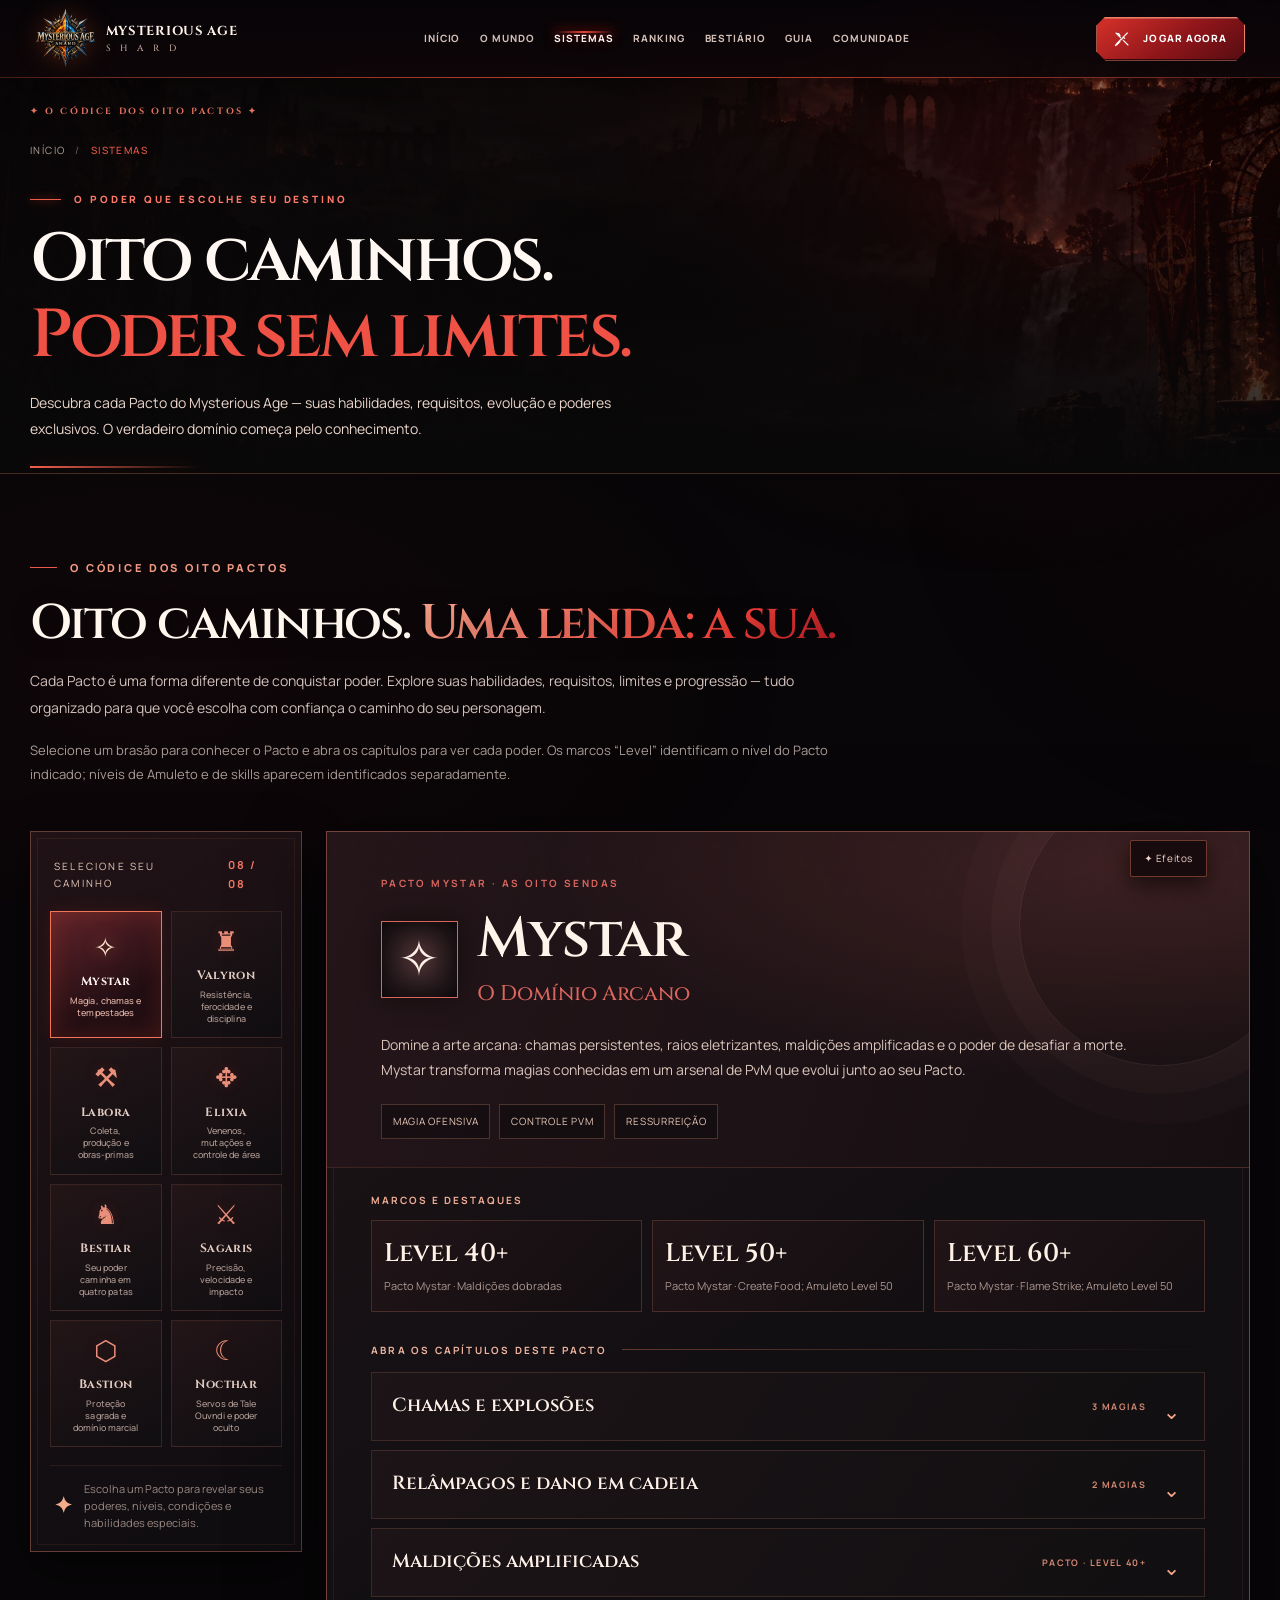
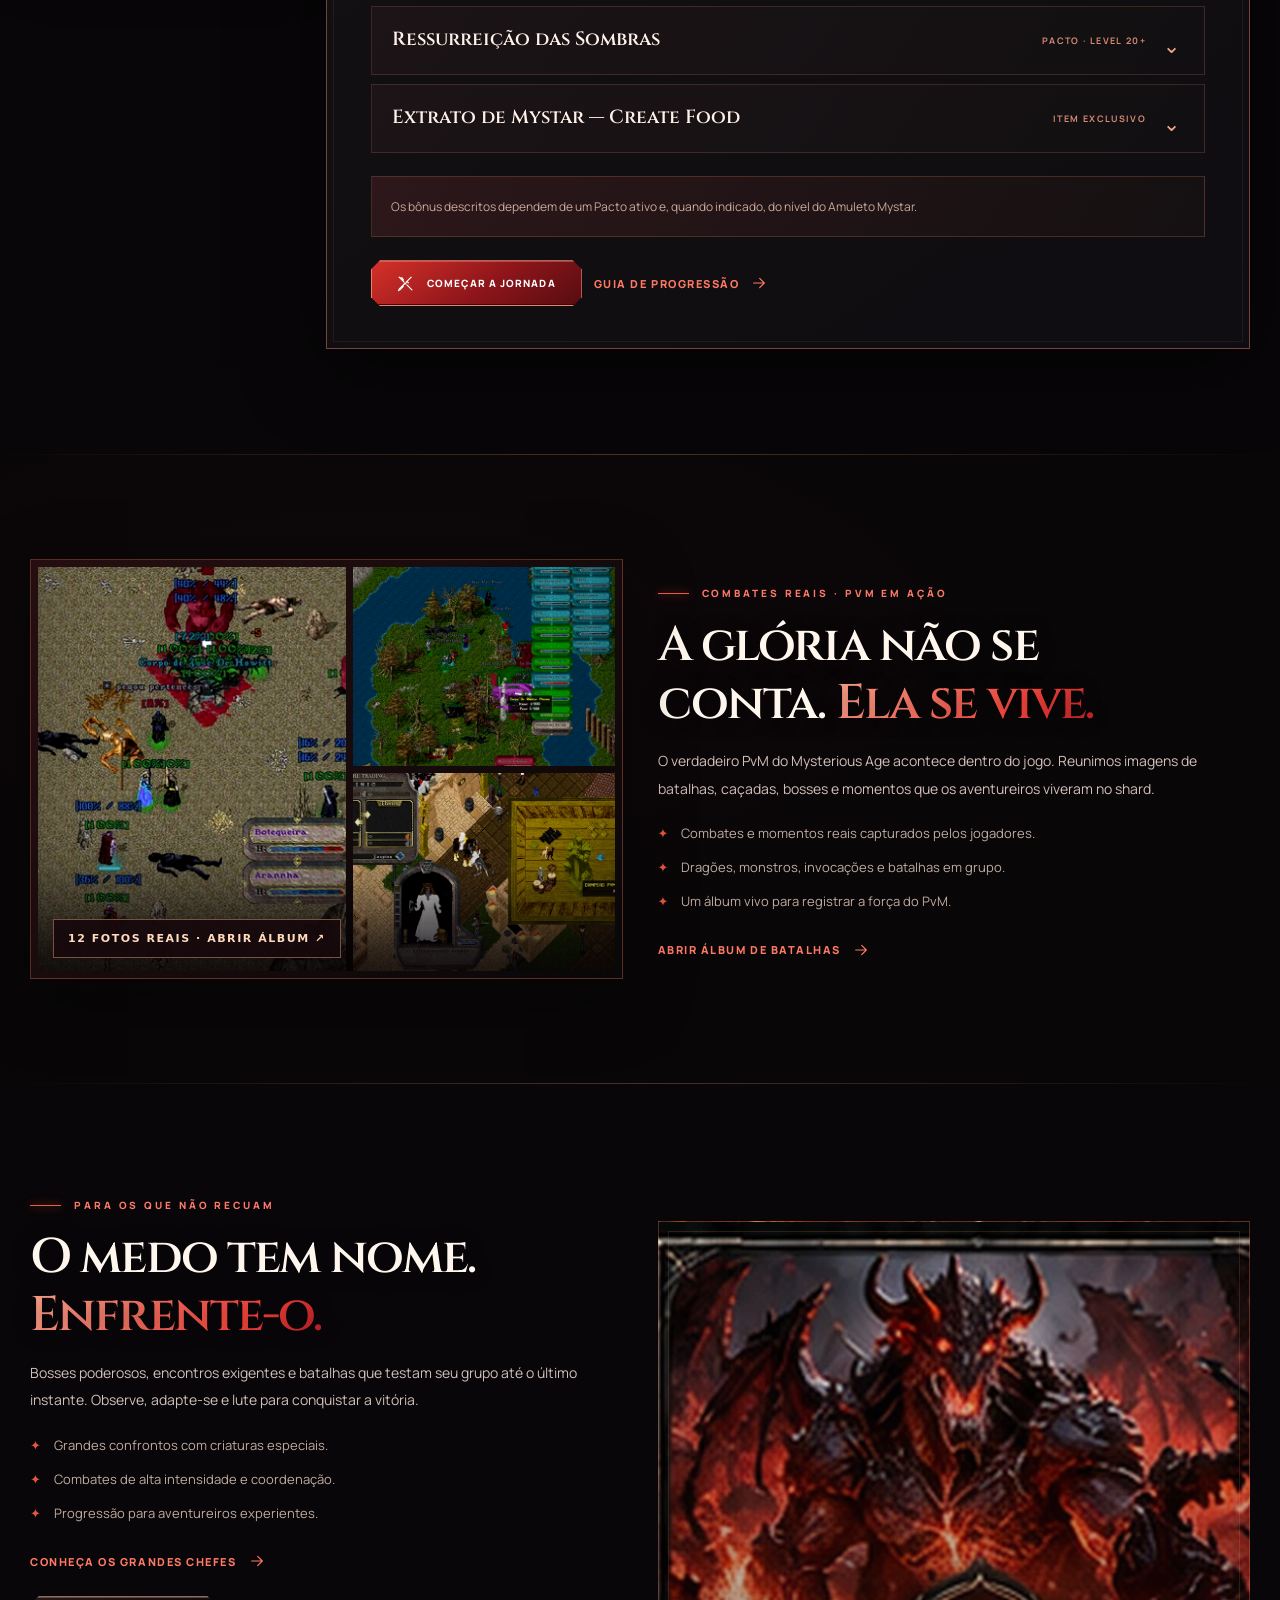
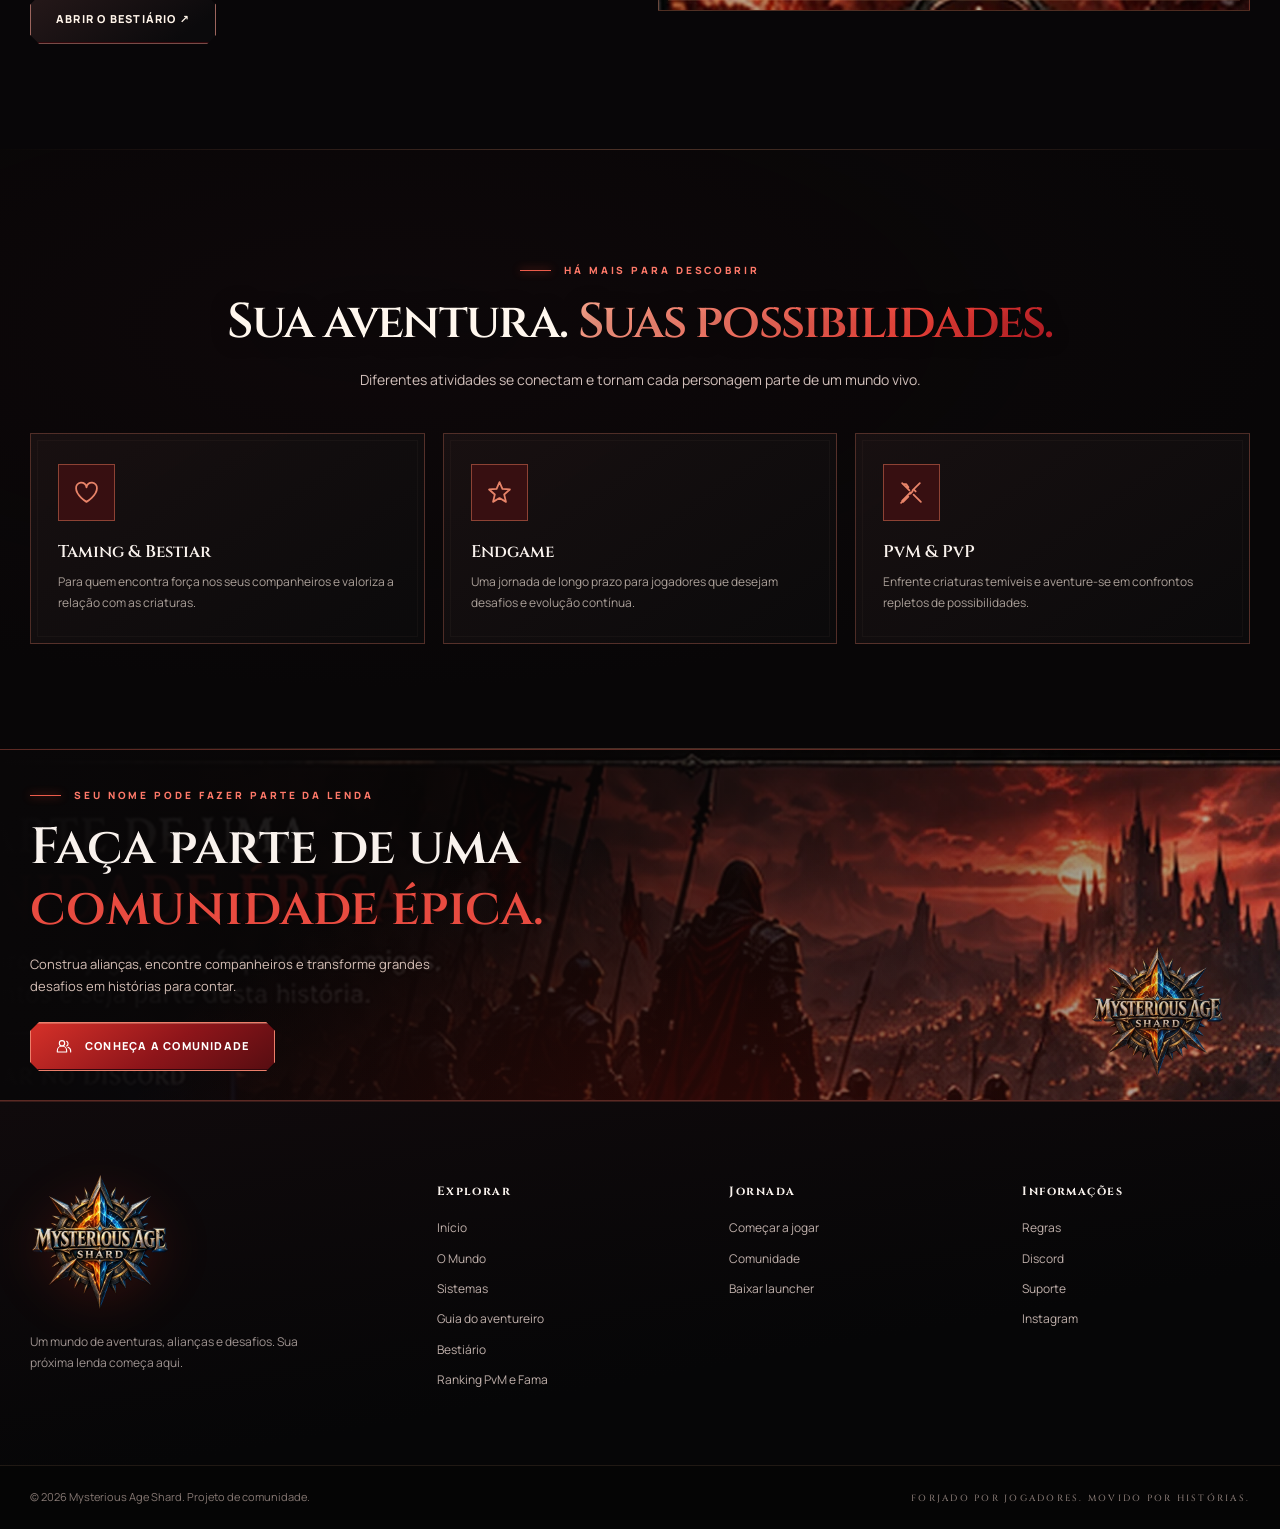
<file: sistemas.html>
<!DOCTYPE html>
<html lang="pt-BR"><head><meta charset="utf-8"/><meta content="width=device-width,initial-scale=1" name="viewport"/><meta content="#100a0b" name="theme-color"/><meta content="Conheça os oito Pactos do Mysterious Age: Mystar, Valyron, Labora, Elixia, Bestiar, Sagaris, Bastion e Nocthar. Poderes, requisitos, níveis e progressão." name="description"/><meta content="website" property="og:type"/><meta content="Sistemas e Pactos | Mysterious Age Shard" property="og:title"/><meta content="Conheça os oito Pactos do Mysterious Age: Mystar, Valyron, Labora, Elixia, Bestiar, Sagaris, Bastion e Nocthar. Poderes, requisitos, níveis e progressão." property="og:description"/><meta content="assets/img/logo.webp" property="og:image"/><link href="assets/img/favicon.png" rel="icon" type="image/png"/><link href="assets/styles.css" rel="stylesheet"/><title>Sistemas e Pactos | Mysterious Age Shard</title><link href="assets/legendary.css" rel="stylesheet"/><link href="assets/ascension.css" rel="stylesheet"/><meta content="dark" name="color-scheme"/><style id="ma-codex-style">
/* MYSTERIOUS AGE • CÓDICE DOS OITO PACTOS — apenas esta página */
.codex-section{padding-top:85px;padding-bottom:105px;position:relative;overflow:clip}
.codex-section .codex-intro{max-width:910px}
.codex-intro .section-title{margin-bottom:13px}
.codex-intro .section-lead{max-width:820px}
.codex-kicker{font-size:11px;letter-spacing:.26em;color:#f29982;text-transform:uppercase;font-weight:800;display:flex;align-items:center;gap:13px;margin-bottom:18px}
.codex-kicker:before{content:"";width:27px;height:1px;background:#ed594c}
.codex-subcopy{margin-top:17px;max-width:800px;color:#a89b97;font-size:13px;line-height:1.85}
.codex-layout{display:grid;grid-template-columns:minmax(220px,272px) minmax(0,1fr);gap:24px;align-items:start;margin-top:45px;min-width:0}
.codex-nav{position:sticky;top:96px;min-width:0;border:1px solid #643d37;background:linear-gradient(150deg,#201216 0%,#100d10 90%);padding:19px;box-shadow:0 17px 47px #0007;isolation:isolate}
.codex-nav:before,.codex-panel:before{content:"";position:absolute;inset:6px;border:1px solid #a56b4d20;pointer-events:none}
.codex-nav-label{display:flex;align-items:center;justify-content:space-between;gap:15px;padding:5px 4px 17px;font-size:10px;color:#e5c9bb;text-transform:uppercase;letter-spacing:.22em}
.codex-nav-label b{font-size:11px;color:#ef7664}
.codex-tabs{display:grid;grid-template-columns:1fr 1fr;gap:9px}
.codex-tab{appearance:none;border:1px solid #71453d63;cursor:pointer;text-align:center;display:flex;flex-direction:column;justify-content:center;align-items:center;min-height:102px;padding:14px 6px 12px;background:linear-gradient(155deg,#231518,#100e11);color:#e1cac0;transition:border-color .24s,transform .24s,box-shadow .24s,background .24s;scroll-margin-top:110px;position:relative}
.codex-tab:hover{transform:translateY(-2px);border-color:#a75d51;background:linear-gradient(145deg,#331719,#160e10)}
.codex-tab.is-active{color:#fff4ed;background:linear-gradient(150deg,#61242a,#210e13 68%);border-color:#f2755a;box-shadow:inset 0 0 23px #fc4a222b,0 0 18px #e9382820}
.codex-tab:focus-visible{outline:2px solid #fba18f;outline-offset:3px}
.codex-tab-mark{font:400 27px/1.2 Georgia,serif;color:#ea907a;text-shadow:0 0 14px #c42c2e32;margin-bottom:10px}
.codex-tab.is-active .codex-tab-mark{color:#ffe6cf;text-shadow:0 0 18px #fa825a9c}
.codex-tab-name{font:700 12px/1.3 var(--display,Georgia,serif);letter-spacing:.04em}
.codex-tab-type{font:500 9px/1.35 var(--body,Arial,sans-serif);color:#af9a93;margin-top:5px;letter-spacing:.01em;max-width:12ch}
.codex-tab.is-active .codex-tab-type{color:#e6b5a7}
.codex-nav-foot{display:flex;align-items:center;gap:12px;margin-top:18px;padding:14px 4px 0;border-top:1px solid #8c514333;color:#988782;font-size:11px;line-height:1.55}
.codex-nav-foot strong{font:600 22px Georgia;color:#f3ad8c}
.codex-panel{position:relative;min-width:0;border:1px solid #74433c;background:linear-gradient(145deg,#1d1417 0%,#120f12 47%,#0f0d11);box-shadow:0 18px 70px #0008;overflow:hidden}
.codex-article{--codex-accent:#ed7769;min-width:0}
.codex-article[hidden]{display:none!important}
.codex-head{position:relative;min-width:0;overflow:hidden;padding:43px clamp(20px,4.2vw,54px) 28px;border-bottom:1px solid #a0674b30;background:radial-gradient(ellipse at 90% 10%,color-mix(in srgb,var(--codex-accent) 19%,transparent),transparent 51%),linear-gradient(110deg,#241519,#160f12)}
.codex-head:before{content:"";position:absolute;right:-52px;top:-48px;width:280px;height:280px;border:1px solid #efc3a31a;border-radius:50%;box-shadow:0 0 0 28px #d7a39108,0 0 0 58px #d7a39105;pointer-events:none}
.codex-topline{color:var(--codex-accent);font-size:10px;letter-spacing:.24em;text-transform:uppercase;font-weight:700;margin-bottom:17px}
.codex-title-row{display:flex;align-items:center;gap:19px;min-width:0}
.codex-seal{flex:none;width:77px;height:77px;display:grid;place-items:center;font:50px/1 Georgia;color:#fff1e8;border:1px solid var(--codex-accent);background:radial-gradient(circle,#ffffff16,#09060777);box-shadow:0 0 25px #0006,inset 0 0 18px #0007;text-shadow:0 0 24px var(--codex-accent)}
.codex-head h3{font:600 clamp(36px,4.4vw,59px)/1.08 var(--display,Georgia,serif);color:#fff4e9;letter-spacing:-.03em;margin:0}
.codex-subtitle{font:500 clamp(15px,1.7vw,21px)/1.4 var(--display,Georgia,serif);color:var(--codex-accent);margin-top:10px}
.codex-head-desc{color:#d9c4bb;font-size:14px;line-height:1.85;max-width:780px;margin:22px 0 0}
.codex-tags{display:flex;flex-wrap:wrap;gap:9px;margin-top:21px}
.codex-tags span{display:inline-flex;align-items:center;border:1px solid #b17c6458;background:#09070a6d;padding:8px 11px;font-size:10px;letter-spacing:.075em;text-transform:uppercase;color:#e8c8b8}
.codex-content{padding:25px clamp(18px,3.5vw,44px) 42px;min-width:0}
.codex-quick-title{font:700 10px var(--body,Arial,sans-serif);letter-spacing:.2em;color:#f1ae96;text-transform:uppercase;margin:0 0 13px}
.codex-highlights{display:grid;grid-template-columns:repeat(3,minmax(0,1fr));gap:10px;margin-bottom:31px}
.codex-highlight{border:1px solid #74463e83;background:linear-gradient(135deg,#211417,#120e11);padding:17px 12px;min-width:0}
.codex-highlight strong{display:block;font:600 clamp(19px,2.2vw,29px)/1.25 var(--display,Georgia,serif);color:#fff1e5;overflow-wrap:anywhere}
.codex-highlight span{display:block;margin-top:7px;color:#ab9690;font-size:11px;line-height:1.5}
.codex-divider{display:flex;align-items:center;gap:15px;margin:0 0 15px;color:#efb7a2;font:700 10px var(--body,Arial,sans-serif);letter-spacing:.22em;text-transform:uppercase}
.codex-divider:after{content:"";flex:1;height:1px;background:linear-gradient(90deg,#a55d4c88,transparent)}
.codex-detail{margin:0 0 9px;background:linear-gradient(125deg,#1c1417,#110f11);border:1px solid #87584855;min-width:0}
.codex-detail[open]{background:linear-gradient(155deg,#21161a,#110e10);border-color:#9c584a9b}
.codex-detail>summary{list-style:none;cursor:pointer;display:flex;align-items:center;gap:13px;min-height:67px;padding:18px 20px;color:#fff1e8;outline-offset:3px}
.codex-detail>summary::-webkit-details-marker{display:none}
.codex-detail>summary:focus-visible{outline:2px solid #ffad83}
.codex-detail-title{flex:1;font:600 clamp(15px,1.7vw,19px)/1.35 var(--display,Georgia,serif);min-width:0}
.codex-detail-meta{font:700 9px/1.3 var(--body,Arial,sans-serif);letter-spacing:.15em;color:#d38974;white-space:nowrap;text-transform:uppercase}
.codex-detail-chevron{display:grid;place-items:center;width:25px;height:25px;flex:none;color:#f4a889;font-size:21px;transition:transform .2s}
.codex-detail[open] .codex-detail-chevron{transform:rotate(180deg)}
.codex-detail-body{border-top:1px solid #7b4b3f55;padding:22px 23px 23px;font-size:13px;line-height:1.8;color:#cfbcb2;overflow-wrap:anywhere}
.codex-detail-body p{font-size:13px;color:#cfbcb2;margin:0 0 12px;max-width:none;line-height:1.82}
.codex-detail-body b,.codex-detail-body strong{color:#fff0e1}
.codex-list{list-style:none;margin:2px 0 15px;padding:0;display:grid;gap:9px}
.codex-list li{position:relative;padding-left:21px;line-height:1.75}
.codex-list li:before{content:"✦";position:absolute;left:0;top:0;color:var(--codex-accent);font-size:11px}
.codex-note{margin:17px 0 0;padding:14px 15px;border-left:2px solid var(--codex-accent);background:#ec79500e;color:#e3bbab;font-size:12px;line-height:1.75}
.codex-spell{padding:12px 0 14px;border-bottom:1px solid #966c4b33}
.codex-spell:last-child{border-bottom:0}
.codex-spell h4,.codex-small-title{font:600 17px/1.3 var(--display,Georgia,serif);color:var(--codex-accent);margin:0 0 9px}
.codex-spell p:last-child{margin-bottom:0}
.codex-metrics{display:grid;grid-template-columns:repeat(3,minmax(0,1fr));gap:9px;margin:15px 0}
.codex-metrics>div{padding:13px;border:1px solid #794b4387;background:#170f13}
.codex-metrics strong{display:block;font:700 21px/1.4 var(--display,Georgia,serif);color:#ffe5d9}
.codex-metrics span{display:block;font-size:11px;line-height:1.5;color:#baa39a}
.codex-table-wrap{max-width:100%;overflow-x:auto;margin:13px 0 19px;scrollbar-color:#764237 #1d1012}
.codex-table{width:100%;border-collapse:collapse;min-width:350px;font-size:12px;text-align:left}
.codex-table th{color:#ffd4c2;background:#4a25252a;padding:11px 12px;border-bottom:1px solid #bd765256}
.codex-table td{padding:11px 12px;border-bottom:1px solid #6c4a393e;color:#d0bcb3}
.codex-table tr:hover td{background:#e17d4310}
.codex-ending{border:1px solid #98644a55;background:linear-gradient(120deg,#2d171a,#141011);padding:19px;margin-top:23px;color:#c9a99b;font-size:12px;line-height:1.8}
.codex-actions{display:flex;flex-wrap:wrap;gap:12px;margin-top:23px}
.codex-actions .btn{min-height:46px;font-size:10px}
.codex-article .codex-head [data-accent]{color:var(--codex-accent)}
@media(max-width:1100px){.codex-layout{grid-template-columns:1fr}.codex-nav{position:static}.codex-tabs{grid-template-columns:repeat(4,minmax(0,1fr))}.codex-tab{min-height:89px}.codex-nav-foot{justify-content:center}}
@media(max-width:680px){.codex-section{padding-top:60px;padding-bottom:65px}.codex-layout{margin-top:28px;gap:14px}.codex-nav{padding:12px}.codex-tabs{grid-template-columns:repeat(2,minmax(0,1fr));gap:8px}.codex-tab{min-height:88px}.codex-head{padding:29px 21px 25px}.codex-seal{width:61px;height:61px;font-size:35px}.codex-head h3{font-size:37px}.codex-title-row{gap:14px}.codex-subtitle{font-size:15px}.codex-head-desc{font-size:13px}.codex-content{padding:22px 14px 29px}.codex-highlights{grid-template-columns:repeat(3,minmax(0,1fr));gap:6px}.codex-highlight{padding:10px 7px}.codex-highlight strong{font-size:17px}.codex-highlight span{font-size:10px}.codex-detail>summary{padding:14px 13px;min-height:60px}.codex-detail-title{font-size:15px}.codex-detail-meta{font-size:8px;max-width:63px;white-space:normal;text-align:right}.codex-detail-body{padding:18px 15px}.codex-metrics{grid-template-columns:1fr 1fr}.codex-nav-label{font-size:9px}}
@media(max-width:370px){.codex-seal{width:52px;height:52px;font-size:30px}.codex-head h3{font-size:32px}.codex-highlights{grid-template-columns:1fr}.codex-highlight{display:flex;align-items:center;gap:13px}.codex-highlight span{margin:0}.codex-detail-meta{display:none}}
@media(prefers-reduced-motion:reduce){.codex-tab,.codex-detail-chevron{transition:none}}
</style><style id="ma-codex-correcoes">
/* Mysterious Age — melhorias de clareza e alinhamento, somente sistemas.html */
.codex-highlight strong{font-size:clamp(17px,2vw,27px);line-height:1.22;overflow-wrap:normal;word-break:normal;hyphens:none}
.codex-highlight span{font-size:11px;line-height:1.55;overflow-wrap:break-word}
.codex-detail-meta{max-width:200px;text-align:right;white-space:normal;line-height:1.45}
.boss-codex-cta{margin-top:23px;display:flex;justify-content:flex-start;align-items:center}
#bosses .boss-codex-cta .btn{position:static;display:inline-flex;align-items:center;justify-content:center;max-width:100%;width:auto;min-height:48px;white-space:normal;line-height:1.35}
@media(max-width:680px){.codex-highlights{grid-template-columns:1fr;gap:8px}.codex-highlight{display:flex;align-items:center;gap:15px;padding:13px 15px}.codex-highlight strong{font-size:20px;min-width:100px;flex:0 0 auto}.codex-highlight span{font-size:11px;margin-top:0}.codex-detail-meta{max-width:120px;white-space:normal}}
@media(max-width:370px){.codex-highlight strong{min-width:92px}.codex-detail-meta{display:block;max-width:75px;overflow-wrap:normal;font-size:8px;letter-spacing:.03em}}
</style><style id="pvm-album-feature-styles">
#album-pvm .pvm-image-wall{display:grid;grid-template-columns:1.08fr .92fr;grid-template-rows:1fr 1fr;gap:7px;overflow:hidden;padding:7px;background:linear-gradient(135deg,#260e10,#090708);min-height:420px;text-decoration:none;box-shadow:0 20px 65px rgba(0,0,0,.35)}
#album-pvm .pvm-image-wall::before{content:none}
#album-pvm .pvm-image-wall:after{z-index:2;inset:7px;box-shadow:inset 0 -110px 90px -50px rgba(5,2,4,.93);border:0}
#album-pvm .pvm-image-wall img{height:100%;width:100%;display:block;object-fit:cover;filter:saturate(.94) contrast(1.11);transition:transform .45s ease,filter .45s ease}
#album-pvm .pvm-image-wall img:first-child{grid-row:span 2}
#album-pvm .pvm-image-wall:hover img{transform:scale(1.018);filter:saturate(1.09) contrast(1.12)}
#album-pvm .pvm-feature-stamp{position:absolute;z-index:3;left:22px;bottom:20px;border:1px solid #f1a27d77;background:#16080ce8;padding:11px 14px;font:800 11px/1.4 system-ui,sans-serif;letter-spacing:.14em;color:#ffdabd}
#album-pvm .pvm-image-wall:focus-visible{outline:3px solid #ffb085;outline-offset:3px}
@media(max-width:640px){#album-pvm .pvm-image-wall{min-height:310px}}
</style></head><body class="edition-ascension"><div aria-hidden="true" class="reading-progress" id="reading-progress"></div><svg style="display:none" xmlns="http://www.w3.org/2000/svg">
<symbol id="arrow" viewbox="0 0 24 24"><path d="M4 12h16m-7-7 7 7-7 7"></path></symbol>
<symbol id="download" viewbox="0 0 24 24"><path d="M12 3v12m-5-5 5 5 5-5M3 17v4h18v-4"></path></symbol>
<symbol id="swords" viewbox="0 0 24 24"><path d="m3 3 7 7m4 4 7 7M11 13l2-2m-9 10 5-5M4 4l3 0 2 3m11-4-7 7m-2 2-8 8m11-11 2 2m-12 9-2 2"></path></symbol>
<symbol id="shield" viewbox="0 0 24 24"><path d="M12 2 4 5v6c0 5.8 4.1 9.4 8 11 3.9-1.6 8-5.2 8-11V5zM12 7v10M8 12h8"></path></symbol>
<symbol id="castle" viewbox="0 0 24 24"><path d="M3 22V7h4V3h4v4h2V3h4v4h4v15H3Zm4 0v-7h10v7M3 11h18M12 15v7"></path></symbol>
<symbol id="flame" viewbox="0 0 24 24"><path d="M12 22c4.6 0 7-3.5 7-7 0-2.9-1.9-5.4-4-7-.1 3.2-2.4 4.5-3 4-2.9-2-1.4-5.9-1-9C6.5 6.1 5 10.3 5 14.5 5 19 8 22 12 22Zm0 0c-2.1 0-3-1.4-3-3.2 0-1.4 1.4-2.4 2.4-3.4.2 1.9 2.6 2.8 2.6 4.5 0 1.1-.8 2.1-2 2.1Z"></path></symbol>
<symbol id="users" viewbox="0 0 24 24"><circle cx="9" cy="8" r="4"></circle><path d="M2 21v-2a7 7 0 0 1 14 0v2zm14-16a4 4 0 0 1 0 7m2 2a6 6 0 0 1 4 6v1"></path></symbol>
<symbol id="book" viewbox="0 0 24 24"><path d="M12 21c-3-2.5-6.6-3-10-2V4c3.5-1 7-.5 10 2 3-2.5 6.5-3 10-2v15c-3.4-1-7-.5-10 2Zm0-15v15"></path></symbol>
<symbol id="compass" viewbox="0 0 24 24"><circle cx="12" cy="12" r="10"></circle><path d="m15.5 8.5-2 5-5 2 2-5 5-2Z"></path></symbol>
<symbol id="crown" viewbox="0 0 24 24"><path d="m2 8 5 4 5-8 5 8 5-4-3 12H5L2 8Zm4 8h12"></path></symbol>
<symbol id="menu" viewbox="0 0 24 24"><path d="M4 6h16M4 12h16M4 18h16"></path></symbol>
<symbol id="close" viewbox="0 0 24 24"><path d="M5 5 19 19M19 5 5 19"></path></symbol>
<symbol id="chevron" viewbox="0 0 24 24"><path d="m9 18 6-6-6-6"></path></symbol>
<symbol id="spark" viewbox="0 0 24 24"><path d="m12 2 2.5 7.5L22 12l-7.5 2.5L12 22l-2.5-7.5L2 12l7.5-2.5L12 2Z"></path></symbol>
<symbol id="discord" viewbox="0 0 24 24"><path d="M7 5c3.5-1.5 6.5-1.5 10 0l2.5 2c1.7 3.3 2.3 6.7 2 10.5-2 1.7-4 2.6-6 3l-.8-1.8M7 5 4.5 7C2.8 10.3 2.2 13.7 2.5 17.5c2 1.7 4 2.6 6 3l.8-1.8M8 17a16 16 0 0 0 8 0M8 12h.01M16 12h.01"></path></symbol>
<symbol id="search" viewbox="0 0 24 24"><circle cx="10.8" cy="10.8" r="7.8"></circle><path d="m16.5 16.5 5 5"></path></symbol>
<symbol id="scroll" viewbox="0 0 24 24"><path d="M6 3h13v15a3 3 0 0 1-3 3H5a3 3 0 0 1-3-3c0-1.5 1-3 3-3h11M6 3a3 3 0 0 0-3 3v9M6 7h9M6 11h7"></path></symbol>
<symbol id="settings" viewbox="0 0 24 24"><path d="m12 2 2.2 2.9 3.6-.3.9 3.5 3.3 1.5-1.2 3.5 1.2 3.4-3.3 1.4-.9 3.5-3.6-.2L12 24l-2.2-2.8-3.6.2-.9-3.5L2 16.5l1.2-3.4L2 9.6l3.3-1.5.9-3.5 3.6.3L12 2Z"></path><circle cx="12" cy="13" r="3"></circle></symbol>
<symbol id="star" viewbox="0 0 24 24"><path d="m12 2 2.8 6.5 7.2.6-5.5 4.8 1.7 7.1-6.2-3.7-6.2 3.7 1.7-7.1L2 9.1l7.2-.6z"></path></symbol>
<symbol id="heart" viewbox="0 0 24 24"><path d="M12 21S2 15 2 8a5 5 0 0 1 10-1 5 5 0 0 1 10 1c0 7-10 13-10 13Z"></path></symbol>
</svg>
<a class="skip" href="#conteudo">Pular para o conteúdo</a><div aria-hidden="true" class="ambient"></div>
<header class="site-header"><div class="header-inner"><a aria-label="Mysterious Age Shard — início" class="brand" href="index.html"><img alt="Brasão do Mysterious Age Shard" src="assets/img/logo-small.webp"/><span class="brand-type">MYSTERIOUS AGE<span>S H A R D</span></span></a>
<nav aria-label="Navegação principal" class="nav" id="main-nav"><a data-page="index" href="index.html">Início</a><a data-page="mundo" href="mundo.html">O Mundo</a><a aria-current="page" class="active" data-page="sistemas" href="sistemas.html">Sistemas</a><a data-page="ranking" href="ranking.html">Ranking</a><a data-page="bestiario" href="bestiario.html">Bestiário</a><a data-page="guia" href="guia.html">Guia</a><a data-page="comunidade" href="comunidade.html">Comunidade</a></nav>
<div class="header-actions"><a class="btn" href="jogar.html"><svg aria-hidden="true" class="" style="fill:none;stroke:currentColor;stroke-width:1.7;stroke-linecap:round;stroke-linejoin:round" viewbox="0 0 24 24"><use href="#swords"></use></svg><span>Jogar agora</span></a><button aria-controls="main-nav" aria-expanded="false" aria-label="Abrir menu" class="icon-button menu-trigger" id="menu-trigger" type="button"><svg aria-hidden="true" class="" style="fill:none;stroke:currentColor;stroke-width:1.7;stroke-linecap:round;stroke-linejoin:round" viewbox="0 0 24 24"><use href="#menu"></use></svg></button></div></div></header><main id="conteudo"><section class="page-hero"><div class="container"><span class="page-hero-insignia">✦  O CÓDICE DOS OITO PACTOS  ✦</span><div class="breadcrumbs"><a href="index.html">Início</a><span>/</span><b>Sistemas</b></div><div class="eyebrow">O poder que escolhe seu destino</div><h1>Oito caminhos. <span>Poder sem limites.</span></h1><p>Descubra cada Pacto do Mysterious Age — suas habilidades, requisitos, evolução e poderes exclusivos. O verdadeiro domínio começa pelo conhecimento.</p></div></section>
<section class="content-section codex-section" id="pactos"><div class="container">
<div class="codex-intro"><div class="codex-kicker">O Códice dos Oito Pactos</div><h2 class="section-title">Oito caminhos. <em>Uma lenda: a sua.</em></h2><p class="section-lead">Cada Pacto é uma forma diferente de conquistar poder. Explore suas habilidades, requisitos, limites e progressão — tudo organizado para que você escolha com confiança o caminho do seu personagem.</p><p class="codex-subcopy">Selecione um brasão para conhecer o Pacto e abra os capítulos para ver cada poder. Os marcos “Level” identificam o nível do Pacto indicado; níveis de Amuleto e de skills aparecem identificados separadamente.</p></div>
<div class="codex-layout"><aside aria-label="Escolha um Pacto" class="codex-nav"><div class="codex-nav-label"><span>Selecione seu caminho</span><b>08 / 08</b></div><div aria-label="Pactos do Mysterious Age" class="codex-tabs" role="tablist">
<button aria-controls="codex-panel" aria-selected="false" class="codex-tab" data-codex-tab="mystar" id="mystar" role="tab" tabindex="-1" type="button"><span aria-hidden="true" class="codex-tab-mark">✧</span><span class="codex-tab-name">Mystar</span><span class="codex-tab-type">Magia, chamas e tempestades</span></button><button aria-controls="codex-panel" aria-selected="false" class="codex-tab" data-codex-tab="valyron" id="valyron" role="tab" tabindex="-1" type="button"><span aria-hidden="true" class="codex-tab-mark">♜</span><span class="codex-tab-name">Valyron</span><span class="codex-tab-type">Resistência, ferocidade e disciplina</span></button><button aria-controls="codex-panel" aria-selected="false" class="codex-tab" data-codex-tab="labora" id="labora" role="tab" tabindex="-1" type="button"><span aria-hidden="true" class="codex-tab-mark">⚒</span><span class="codex-tab-name">Labora</span><span class="codex-tab-type">Coleta, produção e obras-primas</span></button><button aria-controls="codex-panel" aria-selected="false" class="codex-tab" data-codex-tab="elixia" id="elixia" role="tab" tabindex="-1" type="button"><span aria-hidden="true" class="codex-tab-mark">✥</span><span class="codex-tab-name">Elixia</span><span class="codex-tab-type">Venenos, mutações e controle de área</span></button><button aria-controls="codex-panel" aria-selected="false" class="codex-tab" data-codex-tab="bestiar" id="bestiar" role="tab" tabindex="-1" type="button"><span aria-hidden="true" class="codex-tab-mark">♞</span><span class="codex-tab-name">Bestiar</span><span class="codex-tab-type">Seu poder caminha em quatro patas</span></button><button aria-controls="codex-panel" aria-selected="false" class="codex-tab" data-codex-tab="sagaris" id="sagaris" role="tab" tabindex="-1" type="button"><span aria-hidden="true" class="codex-tab-mark">⚔</span><span class="codex-tab-name">Sagaris</span><span class="codex-tab-type">Precisão, velocidade e impacto</span></button><button aria-controls="codex-panel" aria-selected="false" class="codex-tab" data-codex-tab="bastion" id="bastion" role="tab" tabindex="-1" type="button"><span aria-hidden="true" class="codex-tab-mark">⬡</span><span class="codex-tab-name">Bastion</span><span class="codex-tab-type">Proteção sagrada e domínio marcial</span></button><button aria-controls="codex-panel" aria-selected="false" class="codex-tab" data-codex-tab="nocthar" id="nocthar" role="tab" tabindex="-1" type="button"><span aria-hidden="true" class="codex-tab-mark">☾</span><span class="codex-tab-name">Nocthar</span><span class="codex-tab-type">Servos de Tale Ouvndi e poder oculto</span></button></div><div class="codex-nav-foot"><strong>✦</strong><span>Escolha um Pacto para revelar seus poderes, níveis, condições e habilidades especiais.</span></div></aside>
<div aria-labelledby="mystar" aria-live="polite" class="codex-panel" id="codex-panel" role="tabpanel" tabindex="0">
<article class="codex-article" data-codex-pane="mystar" style="--codex-accent:#da665e">
<header class="codex-head"><div class="codex-topline">PACTO MYSTAR · AS OITO SENDAS</div><div class="codex-title-row"><div aria-hidden="true" class="codex-seal">✧</div><div><h3>Mystar</h3><div class="codex-subtitle">O Domínio Arcano</div></div></div><p class="codex-head-desc">Domine a arte arcana: chamas persistentes, raios eletrizantes, maldições amplificadas e o poder de desafiar a morte. Mystar transforma magias conhecidas em um arsenal de PvM que evolui junto ao seu Pacto.</p><div class="codex-tags"><span>Magia ofensiva</span><span>Controle PvM</span><span>Ressurreição</span></div></header>
<div class="codex-content"><div class="codex-quick-title">Marcos e destaques</div><div class="codex-highlights"><div class="codex-highlight"><strong>Level 40+</strong><span>Pacto Mystar · Maldições dobradas</span></div><div class="codex-highlight"><strong>Level 50+</strong><span>Pacto Mystar · Create Food; Amuleto Level 50</span></div><div class="codex-highlight"><strong>Level 60+</strong><span>Pacto Mystar · Flame Strike; Amuleto Level 50</span></div></div><div class="codex-divider">Abra os capítulos deste Pacto</div><details class="codex-detail"><summary><span class="codex-detail-title">Chamas e explosões</span><span class="codex-detail-meta">3 MAGIAS</span><span aria-hidden="true" class="codex-detail-chevron">⌄</span></summary><div class="codex-detail-body"><div class="codex-spell"><h4>Flame Strike</h4><p>Aplica <b>Queima</b> com dano contínuo crescente conforme o nível do Pacto Mystar. Com <b>Pacto Mystar Level 60+</b> e <b>Amuleto Mystar Level 50 equipado</b>, pode gerar uma <b>explosão sombria</b> atingindo monstros em <b>3 tiles</b>.</p></div><div class="codex-spell"><h4>Fireball</h4><p>Aplica Queima contínua ao atingir o alvo; a intensidade escala com o nível Mystar.</p></div><div class="codex-spell"><h4>Meteor Swarm</h4><p>Cada meteoro pode aplicar <b>Queima prolongada</b>. Duração/intensidade e dano escalam conforme o Pacto.</p></div><div class="codex-note">Todos esses efeitos aprimorados de fogo funcionam apenas contra criaturas em PvM.</div></div></details><details class="codex-detail"><summary><span class="codex-detail-title">Relâmpagos e dano em cadeia</span><span class="codex-detail-meta">2 MAGIAS</span><span aria-hidden="true" class="codex-detail-chevron">⌄</span></summary><div class="codex-detail-body"><div class="codex-spell"><h4>Energy Bolt — Raio Eletrocuta</h4><p>Após o impacto, causa <b>pulsos elétricos de dano</b>; cada pulso tem chance de <b>paralisar brevemente</b> o monstro. Dano e intensidade escalam com o nível Mystar.</p></div><div class="codex-spell"><h4>Chain Lightning</h4><p>Amplifica o dano de acordo com <b>nível do Pacto + Amuleto Mystar</b>. Os saltos causam <b>dano crescente em cadeia</b>, ideal contra grupos de monstros.</p></div><div class="codex-note">Aprimoramentos elétricos voltados ao PvM.</div></div></details><details class="codex-detail"><summary><span class="codex-detail-title">Maldições amplificadas</span><span class="codex-detail-meta">PACTO · LEVEL 40+</span><span aria-hidden="true" class="codex-detail-chevron">⌄</span></summary><div class="codex-detail-body"><div class="codex-spell"><h4>Curse e Mass Curse</h4><p>Com <b>Pacto Mystar Level 40+</b>, impõem <b>o dobro das penalidades</b> normais contra monstros. Não se aplica a jogadores.</p></div></div></details><details class="codex-detail"><summary><span class="codex-detail-title">Ressurreição das Sombras</span><span class="codex-detail-meta">PACTO · LEVEL 20+</span><span aria-hidden="true" class="codex-detail-chevron">⌄</span></summary><div class="codex-detail-body"><div class="codex-spell"><h4>Resurrection Spell</h4><p>Dentro de <b>dungeons</b>, reduz o custo de mana conforme o nível do Pacto Mystar e aumenta a chance de <b>não gastar mana</b> na conjuração. A partir do <b>Level 20 do Pacto Mystar</b>, permite <b>ressuscitar pets mortos diretamente</b>, sem Veterinary.</p></div><div class="codex-note">Benefícios de ressuscitação voltados a PvM e pets; redução de custo é específica de dungeons.</div></div></details><details class="codex-detail"><summary><span class="codex-detail-title">Extrato de Mystar — Create Food</span><span class="codex-detail-meta">ITEM EXCLUSIVO</span><span aria-hidden="true" class="codex-detail-chevron">⌄</span></summary><div class="codex-detail-body"><p>Com <b>Pacto Mystar Level 50+</b> e <b>Amuleto Mystar Level 50 equipado</b>, a magia <b>Create Food</b> produz o fruto especial <b>Extrato de Mystar</b>.</p><div class="codex-metrics"><div><strong>15–29</strong><span>Mana restaurada</span></div><div><strong>22s</strong><span>Recarga compartilhada</span></div></div><ul class="codex-list"><li>Recupera mana imediatamente e exibe números flutuantes/efeitos visuais.</li><li>É <b>empilhável</b>.</li><li>A recarga de <b>22 segundos</b> é compartilhada com poções mágicas.</li></ul></div></details><div class="codex-ending">Os bônus descritos dependem de um Pacto ativo e, quando indicado, do nível do Amuleto Mystar.</div><div class="codex-actions"><a class="btn" href="jogar.html"><svg aria-hidden="true" style="width:17px;height:17px;fill:none;stroke:currentColor;stroke-width:1.7;stroke-linecap:round;stroke-linejoin:round" viewbox="0 0 24 24"><use href="#swords"></use></svg><span>Começar a jornada</span></a><a class="text-link" href="guia.html#pactos">Guia de progressão <svg aria-hidden="true" style="fill:none;stroke:currentColor;stroke-width:1.7;stroke-linecap:round;stroke-linejoin:round" viewbox="0 0 24 24"><use href="#arrow"></use></svg></a></div></div></article><article class="codex-article" data-codex-pane="valyron" hidden="" style="--codex-accent:#edaf74">
<header class="codex-head"><div class="codex-topline">PACTO VALYRON · AS OITO SENDAS</div><div class="codex-title-row"><div aria-hidden="true" class="codex-seal">♜</div><div><h3>Valyron</h3><div class="codex-subtitle">O Guerreiro Sagrado</div></div></div><p class="codex-head-desc">Uma força de primeira linha para quem luta corpo a corpo: velocidade, esquiva superior, proteção contra monstros, sangramento e recuperação em combate. O Amuleto Pactual libera seu potencial; Chivalry é essencial para sua construção como Paladino.</p><div class="codex-tags"><span>Guerreiro / Paladino</span><span>Sustentação PvM</span><span>Chivalry essencial</span></div></header>
<div class="codex-content"><div class="codex-quick-title">Marcos e destaques</div><div class="codex-highlights"><div class="codex-highlight"><strong>10%</strong><span>Chance inicial de sangramento · PvM</span></div><div class="codex-highlight"><strong>40%</strong><span>Bônus máximo por Lumberjacking/Mining</span></div><div class="codex-highlight"><strong>Level 20+</strong><span>Pacto Valyron · Essência Sagrada na evolução</span></div></div><div class="codex-divider">Abra os capítulos deste Pacto</div><details class="codex-detail"><summary><span class="codex-detail-title">Esquiva, defesa e sangramento</span><span class="codex-detail-meta">COMBATE PVM</span><span aria-hidden="true" class="codex-detail-chevron">⌄</span></summary><div class="codex-detail-body"><ul class="codex-list"><li>Esquiva avançada, com escalonamento de Pacto superior ao dos demais Pactos.</li><li>Redução de dano <b>físico e mágico</b> recebido de monstros, crescendo conforme <b>Pacto + Amuleto</b>.</li><li>Ataques melee com <b>Swordsmanship, Fencing ou Macing</b> podem infligir <b>Sangramento</b> em PvM: chance inicial <b>10%</b>, que aumenta com o Pacto.</li><li>O Sangramento causa dano contínuo em pulsos derivados do impacto original; a velocidade dos pulsos cresce com o Pacto. <b>Não acumula</b> nem é renovado antes de terminar.</li><li>Não aplica Sangramento em jogadores.</li></ul></div></details><details class="codex-detail"><summary><span class="codex-detail-title">Machados, maças, dano e bandagens</span><span class="codex-detail-meta">DANO FÍSICO</span><span aria-hidden="true" class="codex-detail-chevron">⌄</span></summary><div class="codex-detail-body"><ul class="codex-list"><li><b>Lumberjacking + armas Axe:</b> bônus de dano de até <b>30%</b> com skill 0–100, mais <b>10%</b> entre 100–120, máximo <b>40%</b>.</li><li><b>Mining + armas Bashing</b> (maças e martelos): mesma progressão e teto <b>40%</b>; <b>Staffs não contam</b>.</li><li><b>Amuleto Valyron:</b> acrescenta <b>1% de dano por nível do amuleto</b> no PvM, sem efeito no PvP.</li><li><b>Bandagens:</b> o Amuleto reduz o tempo de aplicação <b>fora do calor da batalha</b>, mas não aumenta a cura. Em combate, o tempo volta ao normal; sem vantagem PvP.</li></ul></div></details><details class="codex-detail"><summary><span class="codex-detail-title">Evolução e liberação do Amuleto</span><span class="codex-detail-meta">PROGRESSÃO</span><span aria-hidden="true" class="codex-detail-chevron">⌄</span></summary><div class="codex-detail-body"><ul class="codex-list"><li>A partir do <b>Level 20 do Pacto Valyron</b>, evoluir o Pacto exige <b>Gold, Amber e Essência Sagrada</b>. A Essência pode vir de criaturas especiais, bosses, eventos e conteúdo avançado.</li><li>Até o <b>Level 25 do Pacto Valyron</b>, o poder é liberado sem exigir evolução do Amuleto.</li><li>Após o <b>Level 25 do Pacto Valyron</b>, o Amuleto passa a controlar quanto poder do Pacto fica liberado: a evolução requer incrementos de <b>5 níveis de Amuleto para cada 5 níveis adicionais de Pacto</b>, conforme a regra informada.</li><li>Pacto alto sem Amuleto correspondente pode ter seu potencial limitado.</li></ul></div></details><details class="codex-detail"><summary><span class="codex-detail-title">Chivalry — a disciplina essencial do Paladino Valyron</span><span class="codex-detail-meta">BUILD PALADINO</span><span aria-hidden="true" class="codex-detail-chevron">⌄</span></summary><div class="codex-detail-body"><p><b>Chivalry é uma skill essencial para a build Paladino Valyron</b>: oferece técnicas sagradas ofensivas, cura, controle, proteção e suporte. O foco do personagem continua sendo o próprio Pacto e seu combate físico.</p><ul class="codex-list"><li>O livro de Chivalry pode ser adquirido com os <b>Magos de Luminalis</b>. Treinamento inicial com <b>Churchil</b>, atrás do banco principal da cidade.</li><li>Após a fase do NPC, a evolução de Chivalry acontece em combate real usando <b>machados ou maças</b>; outros tipos de arma não concedem esse ganho de skill descrito.</li><li>As magias usam <b>Símbolos Sagrados</b>, além de mana. Capacidade cresce com Chivalry; regeneração automática de <b>+1 a cada 10s</b> e ganho também ao acertar ataques melee.</li><li>A hotbar/gump mostra os Símbolos em tempo real; conjurações falham se não houver o suficiente.</li></ul></div></details><details class="codex-detail"><summary><span class="codex-detail-title">Chivalry — ofensiva sagrada e sinergias</span><span class="codex-detail-meta">5 HABILIDADES</span><span aria-hidden="true" class="codex-detail-chevron">⌄</span></summary><div class="codex-detail-body"><div class="codex-spell"><h4>Cleanse By Fire</h4><p><b>75 Chivalry</b>, <b>80 Sword/Fencing/Macing</b>, Valyron ativo; <b>10 mana + 8 Símbolos</b>. Remove veneno (com Chivalry 100, purificação garantida), explode em dano sagrado em área e aplica Queima a monstros hostis. Burn: <b>1/2/3/4 ticks</b> em Chivalry &lt;70/70+/90+/100+. Dano cresce com Chivalry e Amuleto; recarga diminui com Chivalry e em <b>0,3s por nível do amuleto</b>. Não atinge jogadores, pets, summons ou criaturas protegidas.</p></div><div class="codex-spell"><h4>Consecrate Weapon</h4><p>Consagra a arma para PvM: amplia dano, ignora resistências <b>física, fogo, frio, energia e veneno</b>, além de oferecer chance de atravessar Parry. Com Chivalry 50/100/120: dano <b>+10%/+60%/+80%</b> e chance/penetração <b>20%/80%/100%</b>. A duração cresce com Chivalry; não tem efeitos PvP.</p></div><div class="codex-spell"><h4>Divine Fury</h4><p>Exige <b>90 Chivalry</b>, <b>15 mana</b> e arma melee (não punhos ou arco). Acelera ataques (bônus de velocidade = Chivalry ÷ 10). Com Valyron ativo e Amuleto, ganha <b>+0,05s de duração por nível do Pacto Valyron</b> (máx. 15s), e reduz recarga em <b>0,3s por nível do Pacto Valyron</b> (mín. 30s). Recarga base: <b>90s / 70s / 60s</b> para Chivalry abaixo de 100 / 100–119 / 120+.</p></div><div class="codex-spell"><h4>Enemy of One</h4><p>Requer <b>100 Chivalry</b>, <b>80 em Sword/Fencing/Macing</b>, <b>20 mana + 10 Símbolos</b>. O primeiro monstro atingido define a espécie-alvo: dano especializado contra aquela categoria, com <b>+2% de dano por nível do Pacto Valyron</b>. Duração cresce com Chivalry; <b>8 min de recarga</b>; recast cancela. Não penaliza ataques a outras espécies; não afeta jogadores ou pets.</p></div><div class="codex-spell"><h4>Holy Light</h4><p>Exige <b>100 Chivalry</b>, <b>80 em Sword/Fencing/Macing</b>, <b>10 mana + 5 Símbolos</b>. Explosão sagrada PvM com dano aumentado pelo Amuleto e alcance que vai de <b>3 tiles (amuleto 0–9)</b> até <b>8 tiles (amuleto 50)</b>, +1 tile a cada 10 níveis. Recarga <b>60s − 0,2s por nível do Pacto Valyron</b>. Não atinge jogadores, pets, summons ou o próprio conjurador.</p></div></div></details><details class="codex-detail"><summary><span class="codex-detail-title">Chivalry — cura, proteção e suporte</span><span class="codex-detail-meta">5 HABILIDADES</span><span aria-hidden="true" class="codex-detail-chevron">⌄</span></summary><div class="codex-detail-body"><div class="codex-spell"><h4>Close Wounds</h4><p>Cura instantânea do próprio paladino; <b>10 mana + 5 Símbolos</b>. Cura aumenta com Chivalry e Karma; recarga cai de <b>10s (Chivalry 50)</b> para <b>4s (120)</b>. Karma baixo/médio/alto dá <b>+1–2 / +3–5 / +5–8</b> na cura. Não funciona em PvP, envenenado, sangrando ou sob Mortal Strike; não remove esses efeitos.</p></div><div class="codex-spell"><h4>Remove Curse</h4><p>Requer <b>80 Chivalry</b> e <b>80 Sword/Fencing/Macing</b>; <b>20 mana + 4 Símbolos</b>; <b>5s</b> de recarga. Remove Paralyze, maldições mágicas/necromânticas, debuffs físicos e mentais, Mortal Strike, pragas mágicas e corrupções, em si ou aliado. Não funciona durante PvP.</p></div><div class="codex-spell"><h4>Dispel Evil</h4><p>Requer <b>80 Chivalry</b>; <b>10 mana + 4 Símbolos</b>. Tenta dissipar invocações conforme skill, poder e resistência; causa medo/fuga em criaturas comuns (exceto bosses). Afeta de <b>2 a 6 alvos</b>, medo de <b>5 a 9s</b>, recarga entre <b>30 e 15s</b> conforme Chivalry 80–120. Não afeta jogadores.</p></div><div class="codex-spell"><h4>Sacred Journey</h4><p>Exige <b>100 Chivalry</b>, <b>80 em Sword/Fencing/Macing</b>, <b>Pacto Valyron ativo, Level 20+</b>; <b>10 mana + 10 Símbolos</b>. Marca sagrada por <b>1 hora</b>; se morrer em PvM, é <b>ressuscitado automaticamente</b> e a marca é consumida. Recarga diminui <b>25s por nível do Pacto Valyron após o Level 20</b>. Não impede morte causada por jogadores/PvP.</p></div><div class="codex-spell"><h4>Noble Sacrifice</h4><p>Suporte supremo: <b>100 Chivalry</b>, <b>80 em Sword/Fencing/Macing</b>, <b>Pacto Valyron Level 40+</b>, Amuleto ativo e <b>10 Símbolos</b>. <b>Fora de combate</b>, em <b>8 tiles</b> revive aliados mortos, cura HP completo dos vivos e limpa venenos, debuffs e corrupções. Não afeta pets, summons, criminosos nem murderers; não funciona em PvP hostil. Recarga: <b>15 min − 5s por nível do Pacto Valyron acima do Level 40</b>, com mínimo de <b>5 min</b>.</p></div></div></details><div class="codex-ending">O treinamento de Chivalry é diferente dos requisitos de cada magia: confira as condições individuais nas seções abertas. Bônus do Amuleto indicados como PvM não se aplicam a PvP.</div><div class="codex-actions"><a class="btn" href="jogar.html"><svg aria-hidden="true" style="width:17px;height:17px;fill:none;stroke:currentColor;stroke-width:1.7;stroke-linecap:round;stroke-linejoin:round" viewbox="0 0 24 24"><use href="#swords"></use></svg><span>Começar a jornada</span></a><a class="text-link" href="guia.html#pactos">Guia de progressão <svg aria-hidden="true" style="fill:none;stroke:currentColor;stroke-width:1.7;stroke-linecap:round;stroke-linejoin:round" viewbox="0 0 24 24"><use href="#arrow"></use></svg></a></div></div></article><article class="codex-article" data-codex-pane="labora" hidden="" style="--codex-accent:#e7bd7d">
<header class="codex-head"><div class="codex-topline">PACTO LABORA · AS OITO SENDAS</div><div class="codex-title-row"><div aria-hidden="true" class="codex-seal">⚒</div><div><h3>Labora</h3><div class="codex-subtitle">A Forja das Lendas</div></div></div><p class="codex-head-desc">A verdadeira riqueza também nasce das mãos de quem trabalha. Labora valoriza mineração, madeira, pesca, colheita e o domínio das profissões, recompensando sua dedicação com materiais extras, experiência e a chance de produzir itens lendários.</p><div class="codex-tags"><span>Coleta e crafting</span><span>Obras-primas</span><span>Equipamentos lendários</span></div></header>
<div class="codex-content"><div class="codex-quick-title">Marcos e destaques</div><div class="codex-highlights"><div class="codex-highlight"><strong>Level 40+</strong><span>Pacto Labora · Novas faixas lendárias</span></div><div class="codex-highlight"><strong>3</strong><span>Famílias de itens lendários</span></div><div class="codex-highlight"><strong>2</strong><span>Vida e Mana nas armaduras lendárias</span></div></div><div class="codex-divider">Abra os capítulos deste Pacto</div><details class="codex-detail"><summary><span class="codex-detail-title">Coleta de recursos e evolução natural</span><span class="codex-detail-meta">PROFISSÕES</span><span aria-hidden="true" class="codex-detail-chevron">⌄</span></summary><div class="codex-detail-body"><ul class="codex-list"><li>Com Labora <b>ativo</b>, Mining, Lumberjacking, Fishing, colheita de plantas e demais atividades compatíveis têm chance de conceder <b>unidades adicionais do mesmo recurso</b> encontrado.</li><li>Vale para materiais comuns e raros — por exemplo, Titânio, madeira, peixes e plantas.</li><li>Cada coleta concede XP ao Pacto; ao ganhar <b>recursos extras</b>, também recebe XP adicional.</li><li>Ao fabricar um item com sucesso, ganha XP conforme <b>raridade/qualidade do material</b> e <b>quantidade do principal recurso consumido</b> na receita.</li><li>Itens mais complexos e materiais nobres (Titânio, Madeira Sagrada etc.) rendem mais experiência do que criações simples.</li></ul></div></details><details class="codex-detail"><summary><span class="codex-detail-title">Regra da Obra-Prima e Pacto Level 40</span><span class="codex-detail-meta">REGRA CENTRAL</span><span aria-hidden="true" class="codex-detail-chevron">⌄</span></summary><div class="codex-detail-body"><p>Uma arma, escudo ou armadura deve ser produzida primeiro como <b>Obra-Prima</b>. Só então a combinação de <b>Pacto Labora + Amuleto Pactual</b> oferece chance de evoluí-la automaticamente a <b>Lendária</b>.</p><ul class="codex-list"><li>Evoluir o Pacto e o Amuleto libera faixas maiores e aumenta as chances de múltiplos atributos.</li><li>A partir do <b>Level 40 do Pacto Labora</b> do Pacto, tornam-se disponíveis atributos superiores e combinações mais poderosas.</li><li>Os bônus são <b>aleatórios</b>: até nos níveis altos podem surgir valores baixos. Não existe garantia de atingir o máximo.</li></ul></div></details><details class="codex-detail"><summary><span class="codex-detail-title">Armaduras Lendárias — Blacksmith e Tailoring</span><span class="codex-detail-meta">VALORES MÁXIMOS</span><span aria-hidden="true" class="codex-detail-chevron">⌄</span></summary><div class="codex-detail-body"><p>Armaduras metálicas de <b>Blacksmith</b> e de couro de <b>Tailoring</b> usam a mesma regra. Podem receber <b>Vida (HP)</b>, <b>Mana</b> ou <b>os dois atributos</b> simultaneamente.</p><p>Potencial <b>máximo por peça</b> (não garantido):</p><div class="codex-table-wrap"><table class="codex-table"><thead><tr><th>Peça</th><th>Vida máxima</th><th>Mana máxima</th></tr></thead><tbody><tr><td>Peitoral</td><td>+15</td><td>+15</td></tr><tr><td>Perneiras</td><td>+12</td><td>+12</td></tr><tr><td>Braçadeiras</td><td>+7</td><td>+7</td></tr><tr><td>Luvas</td><td>+5</td><td>+5</td></tr><tr><td>Elmo</td><td>+5</td><td>+5</td></tr><tr><td>Gorjal</td><td>+3</td><td>+3</td></tr></tbody></table></div><div class="codex-note">Valores sorteados conforme faixas liberadas por Pacto + Amuleto; podem sair bônus baixos e combinações raras.</div></div></details><details class="codex-detail"><summary><span class="codex-detail-title">Escudos Lendários</span><span class="codex-detail-meta">ESCUDOS</span><span aria-hidden="true" class="codex-detail-chevron">⌄</span></summary><div class="codex-detail-body"><p>Escudos Obra-Prima podem evoluir para Lendários, com uma ou mais propriedades sorteadas:</p><ul class="codex-list"><li><b>Weapon Damage</b></li><li><b>Defend Chance</b></li><li><b>Resistência Física</b></li><li><b>Resistência Mágica</b></li><li><b>Parry</b></li></ul><p>As faixas e a possibilidade de vários atributos progridem com Pacto + Amuleto; o Level 40 do Pacto Labora libera novas oportunidades, mas sorte continua decisiva.</p></div></details><details class="codex-detail"><summary><span class="codex-detail-title">Armas Lendárias — todas as profissões</span><span class="codex-detail-meta">ARMAS</span><span aria-hidden="true" class="codex-detail-chevron">⌄</span></summary><div class="codex-detail-body"><p>Abrange armas forjadas em <b>Blacksmith</b>, arcos/bestas de <b>Bowcraft/Fletching</b>, <b>staffs/cajados</b> e demais armamentos fabricáveis.</p><ul class="codex-list"><li>Aumento de <b>dano</b> e de <b>velocidade de ataque</b>.</li><li><b>Attack Chance</b>, <b>Defend Chance</b> e chance de <b>crítico</b>.</li><li><b>Life Leech</b>, <b>Mana Leech</b> e <b>Stamina Leech</b>.</li><li>Bônus em <b>skills específicas da arma</b> e propriedades especiais de combate.</li><li><b>Elementos Lendários</b> quando sorteados pelo sistema.</li><li>Uma única arma pode acumular <b>vários atributos</b>, com chances que aumentam conforme o Pacto e o Amuleto evoluem.</li></ul><div class="codex-note">A arma precisa nascer Obra-Prima; Lendário e atributos dependem de chance, não são resultados garantidos.</div></div></details><div class="codex-ending">Labora recompensa trabalho e raridade, não combate direto. Taxas exatas de obtenção não foram especificadas nas regras enviadas.</div><div class="codex-actions"><a class="btn" href="jogar.html"><svg aria-hidden="true" style="width:17px;height:17px;fill:none;stroke:currentColor;stroke-width:1.7;stroke-linecap:round;stroke-linejoin:round" viewbox="0 0 24 24"><use href="#swords"></use></svg><span>Começar a jornada</span></a><a class="text-link" href="guia.html#pactos">Guia de progressão <svg aria-hidden="true" style="fill:none;stroke:currentColor;stroke-width:1.7;stroke-linecap:round;stroke-linejoin:round" viewbox="0 0 24 24"><use href="#arrow"></use></svg></a></div></div></article><article class="codex-article" data-codex-pane="elixia" hidden="" style="--codex-accent:#9ad2b0">
<header class="codex-head"><div class="codex-topline">PACTO ELIXIA · AS OITO SENDAS</div><div class="codex-title-row"><div aria-hidden="true" class="codex-seal">✥</div><div><h3>Elixia</h3><div class="codex-subtitle">A Alquimia Proibida</div></div></div><p class="codex-head-desc">Explosões que perseguem monstros, gelo que paralisa hordas, alquimia mutagênica e poções especiais. Elixia une ciência proibida, poderes arcanos e recursos exclusivos para transformar o combate PvM.</p><div class="codex-tags"><span>Alquimia</span><span>Explosões e venenos</span><span>Homúnculo Carnal</span></div></header>
<div class="codex-content"><div class="codex-quick-title">Marcos e destaques</div><div class="codex-highlights"><div class="codex-highlight"><strong>140</strong><span>Limite de atributo sob condições especiais</span></div><div class="codex-highlight"><strong>7 tiles</strong><span>Área máxima do Cálice da Putrefação</span></div><div class="codex-highlight"><strong>25s</strong><span>Recarga da Essência Criogênica</span></div></div><div class="codex-divider">Abra os capítulos deste Pacto</div><details class="codex-detail"><summary><span class="codex-detail-title">Bombas aderentes e dano mágico</span><span class="codex-detail-meta">BOMBAS E MAGIAS</span><span aria-hidden="true" class="codex-detail-chevron">⌄</span></summary><div class="codex-detail-body"><ul class="codex-list"><li>Bombas comuns <b>grudam nos monstros</b> atingidos até detonarem; a contagem regressiva aparece sobre o alvo. Ele não escapa correndo.</li><li>Contra jogadores, a bomba continua funcionando <b>no chão</b>, sem grudar.</li><li>Bônus de dano das poções explosivas escalam com <b>Alchemy, nível do Pacto Elixia e do Amuleto</b>; a amplificação especial é exclusiva de <b>PvM</b>.</li><li>Magias ofensivas também recebem amplificação de dano mágico no PvM, conforme o Pacto, o Amuleto e a especialização.</li><li>Novas receitas exclusivas aparecem em <b>Alchemy</b>, exigindo materiais e reagentes raros, componentes de monstros e recursos PvM.</li></ul></div></details><details class="codex-detail"><summary><span class="codex-detail-title">Poções de atributos — Strength, Agility, Intelligence</span><span class="codex-detail-meta">PACTO · LEVEL 20+</span><span aria-hidden="true" class="codex-detail-chevron">⌄</span></summary><div class="codex-detail-body"><p>As poções convencionais seguem funcionando para todos: bônus padrão de <b>+30</b> (exemplo: 100 → 130).</p><ul class="codex-list"><li>Com <b>Pacto Elixia ativo, Level 20+</b>, <b>Alchemy 120</b> e <b>fora do calor da batalha</b>, recebe <b>+10 adicionais</b> (exemplo: 100 + 30 + 10 = <b>140</b>).</li><li>Em <b>combate PvP</b>, os +10 extras são suspensos (ex.: 140 → 130).</li><li>Ao sair do combate, os +10 retornam automaticamente <b>se a poção e o Pacto ainda estiverem ativos</b>.</li><li>O bônus é temporário e não altera atributos base permanentemente.</li></ul></div></details><details class="codex-detail"><summary><span class="codex-detail-title">Cálice da Putrefação</span><span class="codex-detail-meta">POÇÃO EXCLUSIVA</span><span aria-hidden="true" class="codex-detail-chevron">⌄</span></summary><div class="codex-detail-body"><p>Bomba de corrupção que gruda na criatura, inicia uma contagem e explode em área: <b>dano inicial intenso, Veneno Letal e deterioração contínua (DoT)</b>. Dano escala com Elixia e Amuleto.</p><div class="codex-metrics"><div><strong>2 tiles</strong><span>Área inicial</span></div><div><strong>+1</strong><span>Tile por 10 níveis de Amuleto</span></div><div><strong>7 tiles</strong><span>Área máxima</span></div></div></div></details><details class="codex-detail"><summary><span class="codex-detail-title">Essência Criogênica</span><span class="codex-detail-meta">CONTROLE DE ÁREA</span><span aria-hidden="true" class="codex-detail-chevron">⌄</span></summary><div class="codex-detail-body"><p>Explosão glacial voltada exclusivamente para <b>PvM</b>: após <b>3 segundos</b>, congela criaturas próximas e impede sua movimentação por um tempo. Pode ser lançada no chão ou aderir a monstros.</p><ul class="codex-list"><li>Duração do congelamento cresce com o <b>Pacto Elixia</b>.</li><li>Área congelada aumenta com o <b>Amuleto Pactual</b>.</li><li><b>25 segundos</b> de recarga.</li><li>Não afeta jogadores, pets ou summons.</li></ul></div></details><details class="codex-detail"><summary><span class="codex-detail-title">Poção de Transfusão Argêntea</span><span class="codex-detail-meta">DEFESA PVM</span><span aria-hidden="true" class="codex-detail-chevron">⌄</span></summary><div class="codex-detail-body"><p>Exige <b>Pacto Elixia ativo, Level 20+</b>. Deixa o personagem prateado e reduz dano <b>físico e mágico de criaturas</b>, com proteção que cresce conforme o Pacto.</p><ul class="codex-list"><li>Duração indicada: <b>30 segundos no Level 20 do Pacto Elixia</b>, com crescimento de <b>1,5 segundo por nível do Pacto Elixia</b> na progressão descrita.</li><li><b>5 minutos</b> de recarga; não pode usar outra durante esse intervalo.</li><li>Duração e proteção <b>não acumulam</b>; o efeito termina automaticamente.</li><li>Sem proteção contra jogadores/PvP.</li></ul></div></details><details class="codex-detail"><summary><span class="codex-detail-title">Homúnculo Carnal — Transmutação Carnal</span><span class="codex-detail-meta">MUTAÇÃO EXCLUSIVA</span><span aria-hidden="true" class="codex-detail-chevron">⌄</span></summary><div class="codex-detail-body"><p>A <b>Poção de Transmutação Carnal</b> transforma uma criatura sua controlada ou summonada em um <b>Homúnculo Carnal temporário</b>, mais resistente conforme o nível do Pacto Elixia.</p><ul class="codex-list"><li>O ritual <b>destrói permanentemente a criatura original</b> e seu vínculo, liberando os slots antes ocupados; o Homúnculo surge em seguida.</li><li>Não pode transformar <b>jogadores, montarias, outros Homúnculos ou pets de terceiros</b>.</li><li>Ao receber golpes melee, o Homúnculo pode revidar com <b>explosão carnal contaminada em área</b>, com dano escalando por Elixia.</li><li>Desaparece se o mestre morrer, perder/deixar Elixia, romper a conexão, libertar a criatura ou atingir o tempo limite.</li><li>A recarga da transmutação diminui conforme o <b>nível do Pacto</b>, de acordo com as notas fornecidas.</li></ul><div class="codex-note">A transformação consome o pet/summon original: não é uma aparência temporária aplicada à criatura existente.</div></div></details><div class="codex-ending">Os benefícios reforçados de explosões e magias são direcionados ao PvM; as bombas normais ainda seguem sua mecânica própria em PvP.</div><div class="codex-actions"><a class="btn" href="jogar.html"><svg aria-hidden="true" style="width:17px;height:17px;fill:none;stroke:currentColor;stroke-width:1.7;stroke-linecap:round;stroke-linejoin:round" viewbox="0 0 24 24"><use href="#swords"></use></svg><span>Começar a jornada</span></a><a class="text-link" href="guia.html#pactos">Guia de progressão <svg aria-hidden="true" style="fill:none;stroke:currentColor;stroke-width:1.7;stroke-linecap:round;stroke-linejoin:round" viewbox="0 0 24 24"><use href="#arrow"></use></svg></a></div></div></article><article class="codex-article" data-codex-pane="bestiar" hidden="" style="--codex-accent:#b8d894">
<header class="codex-head"><div class="codex-topline">PACTO BESTIAR · AS OITO SENDAS</div><div class="codex-title-row"><div aria-hidden="true" class="codex-seal">♞</div><div><h3>Bestiar</h3><div class="codex-subtitle">O Mestre das Bestas</div></div></div><p class="codex-head-desc">Forme um elo primordial com seus companheiros: pets recebem mais defesa e ataque, evoluem com seu comando e podem ser curados ou ressuscitados com recursos especiais. Bestiar é o Pacto do domador — sem abandonar a opção de arqueiro.</p><div class="codex-tags"><span>Pets e summons</span><span>Veterinary e Herding</span><span>Comando e proteção</span></div></header>
<div class="codex-content"><div class="codex-quick-title">Marcos e destaques</div><div class="codex-highlights"><div class="codex-highlight"><strong>6 / 7 / 8</strong><span>Slots · Pacto Bestiar Levels 30 / 120 / 150</span></div><div class="codex-highlight"><strong>10 min</strong><span>Recarga do comando de ressurreição</span></div><div class="codex-highlight"><strong>Herding 100</strong><span>Skill Herding · Libera 100% do chicote</span></div></div><div class="codex-divider">Abra os capítulos deste Pacto</div><details class="codex-detail"><summary><span class="codex-detail-title">Benefícios passivos, pet e mestre</span><span class="codex-detail-meta">VÍNCULO</span><span aria-hidden="true" class="codex-detail-chevron">⌄</span></summary><div class="codex-detail-body"><ul class="codex-list"><li>Pets controlados recebem <b>redução passiva de dano</b> que cresce conforme o <b>Amuleto Bestiar</b>.</li><li>O jogador recebe <b>bônus de dano contra monstros</b> baseado no nível do Pacto Bestiar; vale para armas melee e <b>arco</b> — a opção Archer + Bestiar foi preservada na atualização mais recente.</li><li>O Pacto não concede magias próprias: seu foco é fortalecer o vínculo e o combate de criaturas.</li><li>Com o vínculo Bestiar desfeito, pets podem <b>ignorar comandos e ficar neutros</b> até o Pacto ser restaurado.</li></ul></div></details><details class="codex-detail"><summary><span class="codex-detail-title">Slots de controle — progressão atual</span><span class="codex-detail-meta">ATUALIZAÇÃO FINAL</span><span aria-hidden="true" class="codex-detail-chevron">⌄</span></summary><div class="codex-detail-body"><div class="codex-table-wrap"><table class="codex-table"><thead><tr><th>Nível Bestiar</th><th>Slots de controle</th></tr></thead><tbody><tr><td>Abaixo de 30</td><td>5 (padrão)</td></tr><tr><td>30+</td><td>6</td></tr><tr><td>120+</td><td>7</td></tr><tr><td>150+</td><td>8</td></tr></tbody></table></div><div class="codex-note">Esses marcos substituem as versões anteriores do sistema de slots nas atualizações enviadas.</div></div></details><details class="codex-detail"><summary><span class="codex-detail-title">Cura, Veterinary e ressurreição</span><span class="codex-detail-meta">CUIDADO DOS PETS</span><span aria-hidden="true" class="codex-detail-chevron">⌄</span></summary><div class="codex-detail-body"><ul class="codex-list"><li>Veterinary recebe <b>bônus de cura</b> que cresce com o Pacto; tempo de cura do pet diminui com <b>nível do Amuleto</b>.</li><li>Com <b>Pacto Bestiar Level 20+</b> e <b>Amuleto Bestiar Level 1+</b>, use <code>.ResPetBestiar</code> e mire no <b>seu pet morto bonded</b> para ressuscitá-lo instantaneamente. Recarga: <b>10 minutos</b>.</li><li><b>Pacotes Veterinários</b> curam vários pets próximos distribuindo a cura, removem poison gastando parte da cura e podem ressuscitar pets.</li><li>Não podem ser usados ao mesmo tempo que bandagens normais. Vendidos por <b>NPC Veterinário por 50 gp</b> a unidade.</li></ul><h4 class="codex-small-title">Alcance adicional dos Pacotes</h4><div class="codex-table-wrap"><table class="codex-table"><thead><tr><th>Veterinary</th><th>Alcance adicional</th></tr></thead><tbody><tr><td>80.0</td><td>+1 tile</td></tr><tr><td>85.0</td><td>+2 tiles</td></tr><tr><td>90.0</td><td>+3 tiles</td></tr><tr><td>95.0</td><td>+4 tiles</td></tr><tr><td>100.0</td><td>+5 tiles</td></tr></tbody></table></div><p>A partir de Veterinary 80, recebe +1 tile; soma <b>+1 tile a cada 5 pontos</b> adicionais da skill.</p></div></details><details class="codex-detail"><summary><span class="codex-detail-title">Chicote Bestiar e skill Herding</span><span class="codex-detail-meta">PROGRESSÃO DE PET</span><span aria-hidden="true" class="codex-detail-chevron">⌄</span></summary><div class="codex-detail-body"><p>O <b>Chicote Bestiar</b> é exclusivo do Pacto, vendido por qualquer <b>Veterinário ou Carpenter por 10.000 gold</b>. Equipado e ativo, libera <b>bônus extras de ataque e defesa dos pets</b>, além dos bônus normais.</p><div class="codex-table-wrap"><table class="codex-table"><thead><tr><th>Skill Herding</th><th>Potencial liberado</th></tr></thead><tbody><tr><td>50</td><td>50%</td></tr><tr><td>75</td><td>75%</td></tr><tr><td>100</td><td>100%</td></tr></tbody></table></div><ul class="codex-list"><li>Herding <b>não acrescenta um bônus por si</b>: determina quanto do poder do Chicote fica liberado.</li><li>Abaixo de 100 Herding, aparecem avisos periódicos em combate sobre potencial incompleto.</li><li>O Chicote é recomendado, mas <b>não obrigatório</b> para os benefícios básicos do Pacto.</li><li>É possível <b>conjurar magias</b> e <b>meditar</b> com o Chicote equipado.</li></ul></div></details><details class="codex-detail"><summary><span class="codex-detail-title">Sapão Fedorento e atualizações relacionadas</span><span class="codex-detail-meta">AJUSTES DO SHARD</span><span aria-hidden="true" class="codex-detail-chevron">⌄</span></summary><div class="codex-detail-body"><ul class="codex-list"><li>O <b>Sapão Fedorento domado</b> agora aplica veneno em área apenas em <b>mobs selvagens (PvM)</b>, sem ferir jogadores, pets aliados ou summons. Quando selvagem, mantém seu comportamento próprio.</li><li>Nas mesmas notas de atualização houve correção do <b>Estábulo Residencial</b> (NPC não é mais expulso da casa).</li><li>O intervalo para utilizar <b>Hiding/Stealth</b> novamente também foi reduzido como ajuste geral do shard — não se trata de bônus exclusivo de Bestiar.</li></ul></div></details><div class="codex-ending">As notas mais recentes mantiveram os bônus de arqueiro, o uso de magias/meditação com Chicote e elevaram os limites de controle para até 8 slots.</div><div class="codex-actions"><a class="btn" href="jogar.html"><svg aria-hidden="true" style="width:17px;height:17px;fill:none;stroke:currentColor;stroke-width:1.7;stroke-linecap:round;stroke-linejoin:round" viewbox="0 0 24 24"><use href="#swords"></use></svg><span>Começar a jornada</span></a><a class="text-link" href="guia.html#pactos">Guia de progressão <svg aria-hidden="true" style="fill:none;stroke:currentColor;stroke-width:1.7;stroke-linecap:round;stroke-linejoin:round" viewbox="0 0 24 24"><use href="#arrow"></use></svg></a></div></div></article><article class="codex-article" data-codex-pane="sagaris" hidden="" style="--codex-accent:#d9b3ec">
<header class="codex-head"><div class="codex-topline">PACTO SAGARIS · AS OITO SENDAS</div><div class="codex-title-row"><div aria-hidden="true" class="codex-seal">⚔</div><div><h3>Sagaris</h3><div class="codex-subtitle">A Arte do Golpe Perfeito</div></div></div><p class="codex-head-desc">Para o combatente que quer dominar o ritmo da luta. Sagaris amplia a ofensiva física contra monstros, encadeia golpes, acelera o ataque, atordoa inimigos e melhora a evasão. Não possui magias ou invocações.</p><div class="codex-tags"><span>Ofensiva PvM</span><span>Duplo golpe</span><span>Mobilidade</span></div></header>
<div class="codex-content"><div class="codex-quick-title">Marcos e destaques</div><div class="codex-highlights"><div class="codex-highlight"><strong>Level 20+</strong><span>Pacto Sagaris · Atordoamento com amuleto</span></div><div class="codex-highlight"><strong>PvM</strong><span>Todos os benefícios do Pacto</span></div><div class="codex-highlight"><strong>5</strong><span>Mecânicas de combate</span></div></div><div class="codex-divider">Abra os capítulos deste Pacto</div><details class="codex-detail"><summary><span class="codex-detail-title">Dano físico e velocidade</span><span class="codex-detail-meta">DANO CONSTANTE</span><span aria-hidden="true" class="codex-detail-chevron">⌄</span></summary><div class="codex-detail-body"><ul class="codex-list"><li>Dano físico <b>automático adicional por golpe</b>, seja melee ou ataque à distância, escalando com <b>nível do Pacto Sagaris + nível do Amuleto Pactual</b>.</li><li>A <b>velocidade de ataque</b> aumenta conforme o nível do Pacto, reduzindo o intervalo entre golpes.</li></ul></div></details><details class="codex-detail"><summary><span class="codex-detail-title">Double Strike — golpe duplo</span><span class="codex-detail-meta">EXECUÇÃO</span><span aria-hidden="true" class="codex-detail-chevron">⌄</span></summary><div class="codex-detail-body"><p>Após o ataque principal, existe chance de acertar um <b>segundo golpe instantâneo</b>. A chance aumenta com o <b>nível do Amuleto</b>, e o tempo de recarga do efeito também <b>diminui</b> com sua evolução.</p></div></details><details class="codex-detail"><summary><span class="codex-detail-title">Stun — atordoamento</span><span class="codex-detail-meta">PACTO · LEVEL 20+</span><span aria-hidden="true" class="codex-detail-chevron">⌄</span></summary><div class="codex-detail-body"><p>Com <b>Pacto Sagaris Level 20+</b> e <b>Amuleto equipado</b>, golpes físicos podem atordoar monstros. <b>Chance e duração</b> do atordoamento aumentam conforme o <b>nível do Amuleto</b>.</p></div></details><details class="codex-detail"><summary><span class="codex-detail-title">Esquiva física</span><span class="codex-detail-meta">DEFESA</span><span aria-hidden="true" class="codex-detail-chevron">⌄</span></summary><div class="codex-detail-body"><p>Concede chance passiva de <b>esquivar ataques corpo a corpo e projéteis de monstros</b>. A evasão escala com o <b>nível do Pacto Sagaris</b>, ajudando a sobreviver em caçadas prolongadas.</p></div></details><details class="codex-detail"><summary><span class="codex-detail-title">Restrições importantes</span><span class="codex-detail-meta">SOMENTE PVM</span><span aria-hidden="true" class="codex-detail-chevron">⌄</span></summary><div class="codex-detail-body"><div class="codex-note">Todos os benefícios mencionados são exclusivos de <b>PvM contra criaturas</b>; Sagaris <b>não concede vantagens em PvP</b>.</div><p>É um Pacto de ataque físico e controle de ritmo, compatível com builds melee e à distância; não invoca pets e não oferece magias próprias.</p></div></details><div class="codex-ending">Ataque. Esquive. Atordoe. Repita: todas as mecânicas descritas funcionam exclusivamente contra monstros.</div><div class="codex-actions"><a class="btn" href="jogar.html"><svg aria-hidden="true" style="width:17px;height:17px;fill:none;stroke:currentColor;stroke-width:1.7;stroke-linecap:round;stroke-linejoin:round" viewbox="0 0 24 24"><use href="#swords"></use></svg><span>Começar a jornada</span></a><a class="text-link" href="guia.html#pactos">Guia de progressão <svg aria-hidden="true" style="fill:none;stroke:currentColor;stroke-width:1.7;stroke-linecap:round;stroke-linejoin:round" viewbox="0 0 24 24"><use href="#arrow"></use></svg></a></div></div></article><article class="codex-article" data-codex-pane="bastion" hidden="" style="--codex-accent:#e6d8a3">
<header class="codex-head"><div class="codex-topline">PACTO BASTION · AS OITO SENDAS</div><div class="codex-title-row"><div aria-hidden="true" class="codex-seal">⬡</div><div><h3>Bastion</h3><div class="codex-subtitle">A Fortaleza Inabalável</div></div></div><p class="codex-head-desc">Bastion representa o escudo dos justos. O guerreiro resiste a golpes, recupera vida ao atacar, bloqueia ameaças, desafia venenos e desperta poderes sagrados para enfrentar as criaturas mais perigosas.</p><div class="codex-tags"><span>Defesa e cura</span><span>Parry e proteção</span><span>Golpe da Aurora</span></div></header>
<div class="codex-content"><div class="codex-quick-title">Marcos e destaques</div><div class="codex-highlights"><div class="codex-highlight"><strong>60%</strong><span>Redução melee máxima · Armadura Ativa PvM</span></div><div class="codex-highlight"><strong>Level 60+</strong><span>Pacto Bastion · Golpe da Aurora; Amuleto Level 50</span></div><div class="codex-highlight"><strong>Acima do Level 60</strong><span>Pacto Bastion · Imunidade a debuffs PvM</span></div></div><div class="codex-divider">Abra os capítulos deste Pacto</div><details class="codex-detail"><summary><span class="codex-detail-title">Proteção, armadura e resistência</span><span class="codex-detail-meta">PASSIVOS</span><span aria-hidden="true" class="codex-detail-chevron">⌄</span></summary><div class="codex-detail-body"><ul class="codex-list"><li>Ataques físicos contra monstros recuperam parte da <b>vida</b> do portador.</li><li>Bônus de <b>armadura/defesa física</b> e <b>chance de Parry</b> com escudo crescem conforme o Pacto; o bônus de Parry não depende do nível de skills.</li><li>A proteção de <b>Armadura Ativa</b> reduz dano melee de mobs em <b>1% por nível do Pacto Bastion</b>, até <b>60%</b>.</li><li>A resistência ao <b>dano mágico de criaturas</b> cresce com o <b>Amuleto Pactual Bastion</b>, além da proteção mágica natural do Pacto.</li><li>A <b>durabilidade da armadura</b> é mais preservada em PvM: diminui, conforme o Pacto, a chance de mobs danificarem/quebrarem o equipamento.</li></ul></div></details><details class="codex-detail"><summary><span class="codex-detail-title">Ascensão da Luz — comando .berserk</span><span class="codex-detail-meta">PODER ATIVO</span><span aria-hidden="true" class="codex-detail-chevron">⌄</span></summary><div class="codex-detail-body"><p>Comando exclusivo <code>.berserk</code>, que por alguns segundos ativa o auge da proteção do Pacto:</p><ul class="codex-list"><li><b>Reflete dano</b> recebido de criaturas (PvM).</li><li>Concede <b>resistência física</b> e <b>Magic Resist</b> adicionais.</li><li>Remove <b>poison instantaneamente</b>.</li><li>Possui intervalo entre usos; as notas não especificaram sua duração ou recarga numérica.</li></ul></div></details><details class="codex-detail"><summary><span class="codex-detail-title">Golpe da Aurora — poder marcial</span><span class="codex-detail-meta">PACTO · LEVEL 60+</span><span aria-hidden="true" class="codex-detail-chevron">⌄</span></summary><div class="codex-detail-body"><p>Requisitos: <b>Pacto Bastion Level 60+</b>, <b>Amuleto Bastion Level 50 equipado</b> e pelo menos <b>50 Swordsmanship ou Fencing</b>.</p><div class="codex-metrics"><div><strong>+40%</strong><span>Dano físico base</span></div><div><strong>+2%</strong><span>Por nível do Pacto Bastion acima do Level 60</span></div><div><strong>40%</strong><span>Crítico inicial</span></div></div><ul class="codex-list"><li>O dano sagrado aumenta <b>+2% por nível do Pacto Bastion acima do Level 60</b> além da base de +40%.</li><li>Chance de ataque crítico com <b>dano dobrado</b>: começa em <b>40%</b>, aumenta <b>0,5% por nível do Pacto Bastion acima do Level 60</b>, teto <b>80%</b>.</li><li>Enquanto lutar em <b>melee com armas</b> contra monstros, obtém <b>imunidade ao veneno PvM</b>; não é imunidade permanente fora dessa condição.</li></ul></div></details><details class="codex-detail"><summary><span class="codex-detail-title">Imunidades avançadas a controle</span><span class="codex-detail-meta">PACTO · ACIMA DO LEVEL 60</span><span aria-hidden="true" class="codex-detail-chevron">⌄</span></summary><div class="codex-detail-body"><p>Com <b>Pacto Bastion acima do Level 60</b>, o guerreiro se torna imune a magias de monstros que diminuem atributos, como <b>Clumsy, Curse, Weaken e Feeblemind</b>.</p><p>Também obtém imunidade a habilidades <b>PvM que drenam Stamina</b>, como as usadas por bosses (ex.: Twaulo).</p><div class="codex-note">Atenção aos limiares: Golpe da Aurora exige <b>Pacto Bastion Level 60+</b>; as imunidades de status/drenagem exigem <b>Pacto Bastion acima do Level 60</b>.</div></div></details><div class="codex-ending">Bastion é um Pacto de sobrevivência PvM. Não estenda as imunidades ou reduções descritas a PvP.</div><div class="codex-actions"><a class="btn" href="jogar.html"><svg aria-hidden="true" style="width:17px;height:17px;fill:none;stroke:currentColor;stroke-width:1.7;stroke-linecap:round;stroke-linejoin:round" viewbox="0 0 24 24"><use href="#swords"></use></svg><span>Começar a jornada</span></a><a class="text-link" href="guia.html#pactos">Guia de progressão <svg aria-hidden="true" style="fill:none;stroke:currentColor;stroke-width:1.7;stroke-linecap:round;stroke-linejoin:round" viewbox="0 0 24 24"><use href="#arrow"></use></svg></a></div></div></article><article class="codex-article" data-codex-pane="nocthar" hidden="" style="--codex-accent:#adadf1"><header class="codex-head"><div class="codex-topline">PACTO NOCTHAR · AS OITO SENDAS</div><div class="codex-title-row"><div aria-hidden="true" class="codex-seal">☾</div><div><h3>Nocthar</h3><div class="codex-subtitle">A Ascensão das Sombras</div></div></div><p class="codex-head-desc">De Tale Ouvndi chegam manifestações elementais, um Vórtice do Abismo e o lendário Arauto do Véu. Domine Spirit Speak, reúna almas, fortaleça seus seguidores e, nos níveis mais altos, assuma a terrível forma do Cavaleiro das Sombras. Cada ritual exige domínio sobre suas almas e seus slots.</p><div class="codex-tags"><span>Painel Espiritual</span><span>Almas e canalização</span><span>Rituais e transformação PvM</span></div></header><div class="codex-content"><div class="codex-quick-title">Marcos e destaques</div><div class="codex-highlights"><div class="codex-highlight"><strong>30 almas</strong><span>Reserva espiritual máxima para rituais e fortalecimento</span></div><div class="codex-highlight"><strong>Level 110+</strong><span>Arauto do Véu · Ritual de sacrifício</span></div><div class="codex-highlight"><strong>Level 125+</strong><span>Cavaleiro das Sombras · Transformação PvM</span></div></div><div class="codex-divider">Abra os capítulos deste Pacto</div><details class="codex-detail"><summary><span class="codex-detail-title">Painel Espiritual — Spirit Speak</span><span class="codex-detail-meta">COMANDO .gumpSS</span><span aria-hidden="true" class="codex-detail-chevron">⌄</span></summary><div class="codex-detail-body">
<p>Com o <b>Pacto Nocthar ativo</b>, a skill <b>Spirit Speak</b> passa a abrir o <b>Painel Espiritual</b>, o centro de controle das almas e das manifestações. Também pode ser acessado pelo comando <b>.gumpSS</b>. Fora do Pacto Nocthar, Spirit Speak mantém seu funcionamento normal.</p>
<p>Dentro do painel, o aventureiro pode:</p>
<ul class="codex-list">
<li><b>Coletar almas</b> pelo botão azul e acompanhar a quantidade disponível.</li>
<li>Consultar <b>almas livres e vinculadas</b> às manifestações.</li>
<li>Visualizar <b>invocações ativas</b> e os <b>slots ocupados e disponíveis</b>.</li>
<li><b>Canalizar almas</b> para fortalecer uma manifestação já invocada.</li>
<li><b>Descartar almas livres</b> quando desejar reorganizar sua reserva.</li>
<li>Executar os <b>rituais especiais</b> de invocação e transformação desbloqueados com a evolução do Pacto.</li>
</ul><div class="codex-note">O painel torna-se essencial para a evolução espiritual de Nocthar. As opções especiais aparecem conforme os requisitos de nível e recursos forem cumpridos.</div></div></details><details class="codex-detail"><summary><span class="codex-detail-title">Sistema de Almas e fortalecimento</span><span class="codex-detail-meta">LIMITE · 30 ALMAS</span><span aria-hidden="true" class="codex-detail-chevron">⌄</span></summary><div class="codex-detail-body">
<p>O domínio de <b>Spirit Speak</b> permite coletar até <b>30 almas</b>. Essa reserva alimenta os rituais e o fortalecimento das invocações de Tale Ouvndi.</p>
<ul class="codex-list">
<li><b>Almas livres:</b> ficam disponíveis para canalização e rituais que exigem almas em reserva.</li>
<li><b>Almas vinculadas:</b> são as almas já aplicadas ao fortalecimento de manifestações ativas.</li>
<li><b>Canalização:</b> selecione uma manifestação no painel e aplique <b>10 almas de cada vez</b> para ampliar seus atributos, suas skills e suas habilidades especiais.</li>
<li><b>Limite:</b> cada manifestação aceita até <b>3 canalizações</b>, totalizando até <b>30 almas aplicadas</b> nela.</li>
<li><b>Custo adicional:</b> cada canalização ocupa <b>mais 1 slot de seguidor</b>, além dos slots normalmente usados pela manifestação.</li>
</ul>
<div class="codex-metrics"><div><strong>30</strong><span>Almas que podem ser coletadas</span></div><div><strong>10</strong><span>Almas por canalização</span></div><div><strong>+1 slot</strong><span>Por canalização realizada</span></div></div>
<div class="codex-note">Exemplo: uma Rochosa ocupa 2 slots normalmente. Após duas canalizações, passa a ocupar 4 slots no total. O fortalecimento exige espaço livre suficiente antes de ser realizado.</div></div></details><details class="codex-detail"><summary><span class="codex-detail-title">Evolução dos slots de seguidores</span><span class="codex-detail-meta">PROGRESSÃO</span><span aria-hidden="true" class="codex-detail-chevron">⌄</span></summary><div class="codex-detail-body">
<p>Conforme o Pacto Nocthar evolui, o personagem recebe maior capacidade para administrar invocações e canalizações espirituais.</p>
<div class="codex-table-wrap"><table class="codex-table"><thead><tr><th>Nível do Pacto Nocthar</th><th>Capacidade total</th></tr></thead><tbody>
<tr><td>Inicial</td><td><b>5 slots</b></td></tr>
<tr><td>Nível 30</td><td><b>6 slots</b></td></tr>
<tr><td>Nível 100</td><td><b>7 slots</b></td></tr>
<tr><td>Nível 150</td><td><b>8 slots</b></td></tr>
</tbody></table></div>
<div class="codex-note">Os slots são compartilhados entre os seguidores ativos e os slots adicionais consumidos por canalizações. Planejar as combinações é fundamental para aproveitar o potencial do Pacto.</div></div></details><details class="codex-detail"><summary><span class="codex-detail-title">As cinco manifestações originais</span><span class="codex-detail-meta">REGRAS E SLOTS</span><span aria-hidden="true" class="codex-detail-chevron">⌄</span></summary><div class="codex-detail-body"><p>As manifestações elementais e o Daemon representam a força original de Tale Ouvndi. Suas versões aprimoradas escalam com o nível do Pacto, e as invocações originais são <b>imunes a Dispel</b>.</p>
<div class="codex-table-wrap"><table class="codex-table"><thead><tr><th>Manifestação</th><th>Pacto</th><th>Amuleto</th><th>Slots</th></tr></thead><tbody>
<tr><td>Rochosa</td><td>10+</td><td>Sem exigência</td><td><b>2</b></td></tr>
<tr><td>Rajada Sombria</td><td>15+</td><td>Sem exigência</td><td><b>2</b></td></tr>
<tr><td>Ardente</td><td>20+</td><td>5+</td><td><b>2</b></td></tr>
<tr><td>Tempestuosa</td><td>20+</td><td>1+</td><td><b>2</b></td></tr>
<tr><td>Daemon Nocthar</td><td>25+</td><td>10+</td><td><b>3</b></td></tr>
</tbody></table></div><div class="codex-spell"><h4>Manifestação Rochosa — Earth Elemental</h4><p>Invocada por <b>Earth Elemental (Kal Vas Xen Ylem)</b>, é um protetor resistente que <b>provoca monstros</b> e procura atrair seus ataques. <b>Ocupa 2 slots</b>, conforme a atualização mais recente.</p></div><div class="codex-spell"><h4>Rajada Sombria — Elemental do Ar</h4><p>Manifestação ofensiva de movimentação rápida. Utiliza <b>Dilaceração Ventosa</b>, com golpes sucessivos e atordoamento ao final. <b>Ocupa 2 slots</b>.</p></div><div class="codex-spell"><h4>Manifestação Ardente — Fire Elemental</h4><p>Invocada por <b>Fire Elemental (Kal Vas Xen Flam)</b>, usa <b>Rajada Flamejante</b> (sequência de bolas de fogo) e <b>Erupção de Magma</b> em área contra monstros. <b>Ocupa 2 slots</b>.</p></div><div class="codex-spell"><h4>Manifestação Tempestuosa — Elemental da Água</h4><p>Voltada a <b>descargas elétricas</b>, <b>Raio Eletrocuta</b> e <b>paralisia</b>, com inteligência de combate e defesa mágica. <b>Ocupa 2 slots</b>.</p></div><div class="codex-spell"><h4>Daemon Nocthar — Summon Daemon</h4><p>Servo poderoso, ofensivo e resistente, liberado com <b>Pacto Nocthar 25+</b> e <b>Amuleto Nocthar 10+</b>, respeitando as demais condições de invocação do shard. <b>Ocupa 3 slots</b>.</p></div><div class="codex-note">Duração das manifestações originais: <b>5 minutos de base</b>, com <b>+20 segundos por nível do Pacto Nocthar</b>, até o limite de <b>12 minutos</b>. Os aprimoramentos das manifestações são voltados ao PvM. A canalização de almas pode acrescentar slots ao custo apresentado na tabela.</div></div></details><details class="codex-detail"><summary><span class="codex-detail-title">Vórtice do Abismo — Energy Vortex</span><span class="codex-detail-meta">PACTO · NÍVEL 90</span><span aria-hidden="true" class="codex-detail-chevron">⌄</span></summary><div class="codex-detail-body">
<p>Ao alcançar o <b>nível 90 do Pacto Nocthar</b>, a magia <b>Energy Vortex</b> passa a chamar o <b>Vórtice do Abismo</b>, uma entidade exclusiva e ofensiva ligada ao poder espiritual de Tale Ouvndi.</p>
<p>Seu arsenal reúne <b>três habilidades especiais</b>:</p>
<ul class="codex-list"><li><b>Ecos do Abismo</b> — manifestação de energia espiritual durante o combate.</li><li><b>Colapso</b> — poder ofensivo do Vórtice.</li><li><b>Ruptura</b> — descarga de energia de sua manifestação.</li></ul>
<div class="codex-note">As habilidades são exclusivas do Vórtice do Abismo. Valores específicos de dano, duração e custo de slots não foram informados nesta atualização.</div></div></details><details class="codex-detail"><summary><span class="codex-detail-title">Arauto do Véu — Ritual de Sacrifício</span><span class="codex-detail-meta">PACTO · NÍVEL 110</span><span aria-hidden="true" class="codex-detail-chevron">⌄</span></summary><div class="codex-detail-body">
<p>O <b>Arauto do Véu</b> é uma entidade ancestral de Tale Ouvndi, trazida ao mundo por um poderoso ritual de sacrifício no Painel Espiritual.</p>
<div class="codex-table-wrap"><table class="codex-table"><thead><tr><th>Requisito</th><th>Necessário</th></tr></thead><tbody>
<tr><td>Pacto Nocthar</td><td><b>Nível 110+</b></td></tr>
<tr><td>Amuleto Nocthar</td><td><b>Nível 30+</b></td></tr>
<tr><td>Almas livres</td><td><b>30 almas</b></td></tr>
<tr><td>Sacrifício</td><td><b>3 manifestações elementais vivas</b></td></tr>
<tr><td>Capacidade</td><td><b>6 slots disponíveis após o sacrifício</b></td></tr>
</tbody></table></div>
<p>Para realizar o ritual, abra o <b>Painel Espiritual</b> por Spirit Speak ou <b>.gumpSS</b> e selecione <b>Invocar Arauto do Véu</b>.</p>
<div class="codex-spell"><h4>Correntes do Véu</h4><p>Durante <b>8 segundos</b>, aumenta em <b>40%</b> o dano recebido pelo inimigo e reduz em <b>30%</b> o dano que esse inimigo causa ao Arauto.</p></div><div class="codex-spell"><h4>Fogo Negro</h4><p>Libera uma devastadora <b>energia sombria em área</b>, atingindo inimigos durante o combate PvM.</p></div><div class="codex-spell"><h4>Legião do Véu</h4><p>Invoca temporariamente <b>2 manifestações Ardentes</b> e <b>1 Rochosa</b>, sem consumir slots adicionais de seguidores.</p></div><div class="codex-note">O Arauto continua aumentando seu poder conforme o nível do Pacto Nocthar. O ritual exige as três manifestações vivas para serem sacrificadas, não apenas três espaços ocupados.</div></div></details><details class="codex-detail"><summary><span class="codex-detail-title">Cavaleiro das Sombras — Transformação</span><span class="codex-detail-meta">PACTO · NÍVEL 125</span><span aria-hidden="true" class="codex-detail-chevron">⌄</span></summary><div class="codex-detail-body">
<p>O invocador pode usar o poder de suas almas para assumir pessoalmente a forma do <b>Cavaleiro das Sombras</b>, um guerreiro sombrio de grande força física, resistência e habilidades próprias.</p>
<ul class="codex-list">
<li><b>Pacto Nocthar nível 125+</b> e <b>30 almas livres</b>.</li>
<li>Estar <b>desmontado</b> e <b>fora de combate PvP</b> para iniciar a transformação.</li>
<li>Abra Spirit Speak ou <b>.gumpSS</b> e selecione <b>Assumir forma do Cavaleiro das Sombras</b>.</li>
<li>Durante a transformação, o personagem recebe <b>aparência exclusiva</b>, força e resistência ampliadas e <b>velocidade de montaria fora das dungeons</b>.</li>
<li>Os atributos e a eficiência do Cavaleiro aumentam com a evolução do Pacto.</li>
</ul>
<div class="codex-metrics"><div><strong>5 min</strong><span>Duração da transformação</span></div><div><strong>90 min</strong><span>Recarga da transformação</span></div><div><strong>PvM</strong><span>Exclusiva para combates contra monstros</span></div></div>
<div class="codex-note">A transformação é <b>exclusiva para PvM</b> e será desfeita ao entrar em combate PvP. Não pode ser iniciada montado ou durante combate PvP.</div></div></details><details class="codex-detail"><summary><span class="codex-detail-title">Habilidades do Cavaleiro das Sombras</span><span class="codex-detail-meta">NÍVEIS 125 A 145</span><span aria-hidden="true" class="codex-detail-chevron">⌄</span></summary><div class="codex-detail-body">
<p>O Cavaleiro possui um <b>painel exclusivo</b>. Novas técnicas ficam disponíveis à medida que o Pacto Nocthar alcança níveis mais elevados.</p>
<div class="codex-spell"><h4>Nível 125 — Fúria das Sombras</h4><p>Amplifica em <b>50%</b> os atributos e skills da transformação por <b>10 segundos</b>. <b>Recarga: 50 segundos.</b></p></div><div class="codex-spell"><h4>Nível 135 — Impacto do Abismo</h4><p>Golpe poderoso que <b>causa dano, arremessa e atordoa</b> o inimigo. <b>Recarga: 60 segundos.</b></p></div><div class="codex-spell"><h4>Nível 140 — Lâmina da Alma</h4><p>Fere a essência do adversário, aplicando <b>dano a cada 2 segundos por 20 segundos</b>. <b>Recarga: 60 segundos.</b></p></div><div class="codex-spell"><h4>Nível 145 — Legião de Tale Ouvndi</h4><p>Invoca simultaneamente as <b>cinco manifestações originais de Nocthar</b> por até <b>30 segundos</b>, sem ocupar slots adicionais. Para ativar, o Cavaleiro deve ter <b>no máximo um summon ativo</b>. Pode ser utilizada <b>uma vez por transformação</b>.</p></div><div class="codex-note">A disponibilidade das habilidades é determinada pelo <b>nível do Pacto Nocthar</b>. Todas permanecem visíveis no painel do Cavaleiro, com desbloqueio progressivo.</div></div></details><details class="codex-detail"><summary><span class="codex-detail-title">Magias da Escuridão Oculta</span><span class="codex-detail-meta">6 MAGIAS · PVM</span><span aria-hidden="true" class="codex-detail-chevron">⌄</span></summary><div class="codex-detail-body">
<p>Além de suas manifestações, Nocthar amplia os efeitos e a potência de <b>seis magias ancestrais</b> no combate PvM:</p>
<ul class="codex-list"><li><b>Mind Blast</b></li><li><b>Fireball</b></li><li><b>Energy Bolt</b></li><li><b>Chain Lightning</b></li><li><b>Explosion</b></li><li><b>Flame Strike</b></li></ul>
<div class="codex-note">O fortalecimento acompanha a especialização sombria do Pacto. Os valores numéricos individuais dessas magias não foram especificados nas informações de atualização.</div></div></details><details class="codex-detail"><summary><span class="codex-detail-title">Defesa espiritual e domínio das sombras</span><span class="codex-detail-meta">ESPECIALIZAÇÃO PVM</span><span aria-hidden="true" class="codex-detail-chevron">⌄</span></summary><div class="codex-detail-body">
<ul class="codex-list"><li>O Pacto Nocthar concede <b>esquiva</b> ao personagem como benefício adicional.</li>
<li>As manifestações e seus poderes evoluem de acordo com <b>o nível do Pacto</b>, ampliando seu desempenho ofensivo e defensivo.</li>
<li>A força de Nocthar está em <b>administrar almas, seguidores e slots</b>: a canalização exige planejamento, pois cada fortalecimento ocupa espaço adicional.</li>
<li>O <b>Painel Espiritual</b> concentra os recursos para fortalecer manifestações e realizar os rituais avançados do <b>Arauto do Véu</b> e do <b>Cavaleiro das Sombras</b>.</li></ul>
<div class="codex-note">As habilidades e transformações especiais aqui apresentadas são orientadas ao <b>PvM</b>; efeitos de combate contra jogadores não recebem esses aprimoramentos.</div></div></details><div class="codex-ending">O Pacto Nocthar combina invocações, progressão espiritual e rituais exclusivos. <b>Rochosa: 2 slots</b>. Os demais requisitos de níveis, almas, amuleto e capacidade estão discriminados em cada capítulo. O uso de <b>Spirit Speak</b> com o Pacto ativo dá acesso ao Painel Espiritual.</div><div class="codex-actions"><a class="btn" href="jogar.html"><svg aria-hidden="true" style="width:17px;height:17px;fill:none;stroke:currentColor;stroke-width:1.7;stroke-linecap:round;stroke-linejoin:round" viewbox="0 0 24 24"><use href="#swords"></use></svg><span>Começar a jornada</span></a><a class="text-link" href="guia.html#pactos">Guia de progressão <svg aria-hidden="true" style="fill:none;stroke:currentColor;stroke-width:1.7;stroke-linecap:round;stroke-linejoin:round" viewbox="0 0 24 24"><use href="#arrow"></use></svg></a></div></div></article></div></div></div></section>
<section class="section section-dark section-framed" id="album-pvm"><div class="container"><div class="split"><a aria-label="Abrir álbum de fotos PvM do Mysterious Age" class="image-panel reveal pvm-image-wall" href="galeria-pvm.html"><img alt="Gameplay PvM real do Mysterious Age — registro 07" decoding="async" loading="lazy" src="assets/img/pvm/pvm-07-thumb.webp"/><img alt="Gameplay PvM real do Mysterious Age — registro 08" decoding="async" loading="lazy" src="assets/img/pvm/pvm-08-thumb.webp"/><img alt="Gameplay PvM real do Mysterious Age — registro 13" decoding="async" loading="lazy" src="assets/img/pvm/pvm-13-thumb.webp"/><span class="pvm-feature-stamp">12 FOTOS REAIS · ABRIR ÁLBUM ↗</span></a><div class="reveal"><div class="eyebrow">COMBATES REAIS · PvM EM AÇÃO</div><h2 class="section-title">A glória não se conta. <em>Ela se vive.</em></h2><p class="section-lead">O verdadeiro PvM do Mysterious Age acontece dentro do jogo. Reunimos imagens de batalhas, caçadas, bosses e momentos que os aventureiros viveram no shard.</p><ul class="feature-list"><li>Combates e momentos reais capturados pelos jogadores.</li><li>Dragões, monstros, invocações e batalhas em grupo.</li><li>Um álbum vivo para registrar a força do PvM.</li></ul><div style="margin-top:25px"><a class="text-link" href="galeria-pvm.html">ABRIR ÁLBUM DE BATALHAS  <svg aria-hidden="true" style="fill:none;stroke:currentColor;stroke-width:1.7;stroke-linecap:round;stroke-linejoin:round" viewbox="0 0 24 24"><use href="#arrow"></use></svg></a></div></div></div></div></section>
<section class="section" id="bosses"><div class="container"><div class="split"><div class="reveal"><div class="eyebrow">Para os que não recuam</div><h2 class="section-title">O medo tem nome. <em>Enfrente-o.</em></h2><p class="section-lead">Bosses poderosos, encontros exigentes e batalhas que testam seu grupo até o último instante. Observe, adapte-se e lute para conquistar a vitória.</p><ul class="feature-list"><li>Grandes confrontos com criaturas especiais.</li><li>Combates de alta intensidade e coordenação.</li><li>Progressão para aventureiros experientes.</li></ul><div style="margin-top:25px"><a class="text-link" href="bestiario.html">Conheça os grandes chefes <svg aria-hidden="true" class="" style="fill:none;stroke:currentColor;stroke-width:1.7;stroke-linecap:round;stroke-linejoin:round" viewbox="0 0 24 24"><use href="#arrow"></use></svg></a></div><div class="boss-codex-cta"><a class="btn btn-secondary" href="bestiario.html">Abrir o bestiário  ↗</a></div></div><div class="image-panel boss reveal"></div></div></div></section>
<section class="section section-dark section-framed"><div class="container"><div class="center"><div class="eyebrow">Há mais para descobrir</div><h2 class="section-title">Sua aventura. <em>Suas possibilidades.</em></h2><p class="section-lead">Diferentes atividades se conectam e tornam cada personagem parte de um mundo vivo.</p></div><div class="feature-columns" style="margin-top:40px"><div class="panel feature-column reveal"><span class="icon-wrap"><svg aria-hidden="true" class="" style="fill:none;stroke:currentColor;stroke-width:1.7;stroke-linecap:round;stroke-linejoin:round" viewbox="0 0 24 24"><use href="#heart"></use></svg></span><h3>Taming &amp; Bestiar</h3><p>Para quem encontra força nos seus companheiros e valoriza a relação com as criaturas.</p></div><div class="panel feature-column reveal"><span class="icon-wrap"><svg aria-hidden="true" class="" style="fill:none;stroke:currentColor;stroke-width:1.7;stroke-linecap:round;stroke-linejoin:round" viewbox="0 0 24 24"><use href="#star"></use></svg></span><h3>Endgame</h3><p>Uma jornada de longo prazo para jogadores que desejam desafios e evolução contínua.</p></div><div class="panel feature-column reveal"><span class="icon-wrap"><svg aria-hidden="true" class="" style="fill:none;stroke:currentColor;stroke-width:1.7;stroke-linecap:round;stroke-linejoin:round" viewbox="0 0 24 24"><use href="#swords"></use></svg></span><h3>PvM &amp; PvP</h3><p>Enfrente criaturas temíveis e aventure-se em confrontos repletos de possibilidades.</p></div></div></div></section>
<section class="community-promo"><div class="container"><div class="copy reveal"><div class="eyebrow">Seu nome pode fazer parte da lenda</div><h2>Faça parte de uma <em>comunidade épica.</em></h2><p>Construa alianças, encontre companheiros e transforme grandes desafios em histórias para contar.</p><a class="btn" href="comunidade.html"><svg aria-hidden="true" class="" style="fill:none;stroke:currentColor;stroke-width:1.7;stroke-linecap:round;stroke-linejoin:round" viewbox="0 0 24 24"><use href="#users"></use></svg><span>Conheça a comunidade</span></a></div><img alt="" class="promo-shield" decoding="async" loading="lazy" src="assets/img/logo-small.webp"/></div></section>
</main><footer class="footer"><div class="container"><div class="footer-grid"><div class="footer-brand"><a href="index.html"><img alt="Mysterious Age Shard" decoding="async" loading="lazy" src="assets/img/logo-small.webp"/></a><p>Um mundo de aventuras, alianças e desafios. Sua próxima lenda começa aqui.</p></div><div class="footer-col"><h4>Explorar</h4><a href="index.html">Início</a><a href="mundo.html">O Mundo</a><a href="sistemas.html">Sistemas</a><a href="guia.html">Guia do aventureiro</a><a href="bestiario.html">Bestiário</a></div><div class="footer-col"><h4>Jornada</h4><a href="jogar.html">Começar a jogar</a><a href="comunidade.html">Comunidade</a><a data-link="launcher" href="#">Baixar launcher</a></div><div class="footer-col"><h4>Informações</h4><a href="regras.html">Regras</a><a data-link="discord" href="#">Discord</a><a data-link="support" href="#">Suporte</a><a data-link="instagram" href="#">Instagram</a></div></div></div><div class="footer-bottom"><div class="container"><span>© <span data-year="">2026</span> Mysterious Age Shard. Projeto de comunidade.</span><span class="footer-motto">Forjado por jogadores. Movido por histórias.</span></div></div></footer><aside aria-atomic="true" aria-live="polite" class="toast" id="site-toast"></aside><script src="config.js"></script><script defer="" src="assets/site.js"></script><script defer="True" src="assets/legendary.js"></script><a aria-label="Voltar ao início da página" class="back-to-top" href="#conteudo" id="back-to-top">↑</a><script defer="True" src="assets/ascension.js"></script><div class="motion-control" data-motion-control=""><button aria-pressed="false" class="motion-switch" id="motion-switch" title="Alternar efeitos visuais" type="button">✦ Efeitos</button></div><script id="ma-codex-script">
/* O códice usa IDs próprios para não ser sobrescrito pelo painel genérico do site. */
(function(){
'use strict';
const tablist=document.querySelector('.codex-tabs');
const panel=document.getElementById('codex-panel');
if(!tablist||!panel) return;
const tabs=Array.from(tablist.querySelectorAll('[data-codex-tab]'));
const panes=Array.from(panel.querySelectorAll('[data-codex-pane]'));
const keys=new Set(tabs.map(t=>t.dataset.codexTab));
function show(key,writeHash){
 if(!keys.has(key)) key='mystar';
 tabs.forEach(tab=>{
  const active=tab.dataset.codexTab===key;
  tab.classList.toggle('is-active',active);
  tab.setAttribute('aria-selected',String(active));
  tab.tabIndex=active?0:-1;
  if(active)panel.setAttribute('aria-labelledby',tab.id);
 });
 panes.forEach(pane=>{
  const active=pane.dataset.codexPane===key;
  pane.hidden=!active;
  if(active) pane.querySelectorAll('.codex-detail').forEach(d=>d.open=false);
 });
 if(writeHash && location.hash.slice(1)!==key){
  try {
   history.replaceState(null,'',location.pathname+location.search+'#'+key);
  } catch (_) { /* Navegadores em modo de prévia podem bloquear History API. */ }
 }
}
tablist.addEventListener('click',function(e){
 const button=e.target.closest('[data-codex-tab]');
 if(!button) return;
 show(button.dataset.codexTab,true);
});
tablist.addEventListener('keydown',function(e){
 if(!['ArrowRight','ArrowLeft','ArrowDown','ArrowUp','Home','End'].includes(e.key))return;
 e.preventDefault();
 const current=tabs.findIndex(tab=>tab===document.activeElement);
 const direction=['ArrowRight','ArrowDown'].includes(e.key)?1:-1;
 const next=e.key==='Home'?0:e.key==='End'?tabs.length-1:(current+direction+tabs.length)%tabs.length;
 tabs[next].focus(); show(tabs[next].dataset.codexTab,true);
});
window.addEventListener('hashchange',()=>{
 const key=decodeURIComponent(location.hash.substring(1)).toLowerCase();
 if(keys.has(key))show(key,false);
});
const initial=decodeURIComponent(location.hash.substring(1)).toLowerCase();
show(keys.has(initial)?initial:'mystar',false);
})();
</script></body></html>
</file>
<file: assets/styles.css>
/* MYSTERIOUS AGE SHARD — premium static portal. No framework, fully responsive. */
@import url('https://fonts.googleapis.com/css2?family=Cinzel:wght@400;500;600;700;800;900&family=Manrope:wght@400;500;600;700;800&display=swap');
:root{--bg:#080809;--black:#050505;--panel:#100d0d;--panel2:#171011;--red:#db302a;--red2:#ff5a3e;--deep:#650e0f;--white:#f6f0e8;--muted:#a9a09a;--gold:#bc8870;--border:rgba(222,171,143,.21);--line:rgba(237,194,153,.16);--display:'Cinzel',Georgia,serif;--body:'Manrope',system-ui,sans-serif;--max:1240px;--header:80px}
*{box-sizing:border-box}html{scroll-behavior:smooth;scroll-padding-top:98px}body{margin:0;background:var(--bg);color:var(--white);font-family:var(--body);font-size:14px;line-height:1.7;overflow-x:hidden}::selection{background:#9e1b1a;color:white}a{color:inherit;text-decoration:none}button,input{font:inherit}button{cursor:pointer}img{max-width:100%;display:block}button:focus-visible,a:focus-visible,input:focus-visible{outline:2px solid #ff8665;outline-offset:4px}body::after{content:'';position:fixed;pointer-events:none;z-index:50;inset:0;background-image:url("data:image/svg+xml,%3Csvg viewBox='0 0 190 190' xmlns='http://www.w3.org/2000/svg'%3E%3Cfilter id='n'%3E%3CfeTurbulence type='fractalNoise' baseFrequency='.5' numOctaves='3' stitchTiles='stitch'/%3E%3C/filter%3E%3Crect width='190' height='190' filter='url(%23n)' opacity='.25'/%3E%3C/svg%3E");opacity:.11;mix-blend-mode:soft-light}body.menu-open{overflow:hidden}
.container{max-width:var(--max);padding:0 30px;margin:0 auto}.ambient{position:fixed;z-index:-1;inset:0;pointer-events:none;background:radial-gradient(ellipse 650px 500px at 78% 20%,rgba(119,18,19,.105),transparent 80%),radial-gradient(ellipse 800px 450px at 12% 75%,rgba(101,18,21,.08),transparent 80%)}.skip{position:absolute;top:-100px;left:20px;z-index:200;background:#fff;color:#111;padding:12px 20px}.skip:focus{top:18px}
.eyebrow{display:inline-flex;align-items:center;gap:13px;font-size:10px;letter-spacing:.33em;text-transform:uppercase;font-weight:800;color:#ed7160}.eyebrow:before{content:'';width:31px;height:1px;background:#ed5c4b;box-shadow:0 0 9px #e34028}.kicker{font:700 11px var(--display);letter-spacing:.3em;text-transform:uppercase;color:#e85c4a}.serif{font-family:var(--display)}.section-title{font:600 clamp(30px,4.2vw,54px)/1.21 var(--display);letter-spacing:-.037em;margin:15px 0;color:#fff7ee;text-wrap:balance;text-shadow:0 2px 20px rgba(0,0,0,.4)}.section-title em{font-style:normal;color:#ef5145}.section-lead{max-width:660px;color:#b5a8a0;line-height:1.85;font-size:14px}.hairline{height:1px;background:linear-gradient(90deg,transparent,rgba(230,177,135,.45),transparent)}.ornament{display:flex;align-items:center;gap:13px;color:#e8a18a;font-family:var(--display);font-size:16px;letter-spacing:.1em}.ornament:before,.ornament:after{content:'';height:1px;width:80px;background:linear-gradient(90deg,transparent,#8f5a42)}.ornament:after{transform:scaleX(-1)}.center{text-align:center}.center .section-lead{margin:0 auto}.center .eyebrow{justify-content:center}.accent-line{height:1px;width:68px;background:linear-gradient(90deg,#e85a48,transparent)}
.site-header{height:var(--header);z-index:100;position:fixed;top:0;left:0;right:0;border-bottom:1px solid rgba(205,164,132,.12);transition:background .35s,height .35s,border-color .35s;background:linear-gradient(180deg,rgba(5,5,6,.94),rgba(9,7,8,.78));backdrop-filter:blur(20px)}.site-header.scrolled{height:70px;background:rgba(5,5,6,.97);border-color:rgba(195,132,101,.3)}.site-header:after{content:'';position:absolute;bottom:-1px;left:0;width:100%;height:1px;background:linear-gradient(90deg,transparent 4%,rgba(206,50,40,.35) 50%,transparent 96%)}.header-inner{max-width:1440px;margin:auto;padding:0 35px;display:flex;align-items:center;gap:30px;height:100%}.brand{display:flex;align-items:center;flex:0 0 auto;min-width:235px;gap:13px}.brand img{width:64px;height:64px;object-fit:contain;filter:drop-shadow(0 0 12px rgba(233,92,36,.25))}.brand-type{font:700 14px/1.17 var(--display);letter-spacing:.055em;color:#fcf0db}.brand-type span{display:block;font-size:9px;font-weight:500;letter-spacing:.43em;color:#d2a896;margin-top:4px}.nav{display:flex;align-items:center;gap:clamp(11px,1.7vw,26px);margin:auto}.nav a{color:#bcb4af;font-weight:800;font-size:10px;white-space:nowrap;text-transform:uppercase;letter-spacing:.13em;position:relative;padding:32px 0;transition:color .2s}.nav a:hover,.nav a.active{color:#fff}.nav a.active:after,.nav a:hover:after{content:'';position:absolute;left:0;right:0;bottom:20px;height:2px;background:linear-gradient(90deg,transparent,#e44539,transparent);box-shadow:0 0 12px rgba(255,55,35,.8)}.header-actions{display:flex;align-items:center;gap:12px}.icon-button{display:inline-flex;align-items:center;justify-content:center;width:41px;height:41px;background:transparent;border:1px solid var(--line);color:#f6d3c8}.menu-trigger{display:none}
.btn{position:relative;z-index:1;display:inline-flex;align-items:center;justify-content:center;gap:13px;text-align:center;white-space:nowrap;min-height:49px;padding:0 25px;color:white;font:800 11px var(--body);letter-spacing:.11em;text-transform:uppercase;border:1px solid rgba(251,155,132,.53);background:linear-gradient(135deg,#b82420,#68100f);box-shadow:inset 0 1px rgba(255,199,164,.22),0 10px 26px rgba(85,4,4,.22);transition:transform .3s,box-shadow .3s,border-color .3s,background .3s;overflow:hidden}.btn:after{content:'';position:absolute;z-index:-1;left:-130%;top:0;width:100%;height:100%;transform:skewX(-27deg);background:linear-gradient(90deg,transparent,rgba(255,255,255,.18),transparent);transition:left .55s}.btn:hover{transform:translateY(-3px);box-shadow:0 12px 31px rgba(186,35,24,.3),inset 0 0 24px rgba(255,107,69,.19);border-color:#fc8d70}.btn:hover:after{left:130%}.btn-secondary{background:linear-gradient(160deg,#171214,#080809);color:#ece2dc;border-color:rgba(212,156,122,.48);box-shadow:inset 0 0 13px rgba(255,255,255,.02)}.btn-secondary:hover{box-shadow:0 15px 32px #0007,inset 0 0 22px rgba(168,62,47,.15)}.btn-ghost{background:transparent;border:1px solid rgba(238,202,178,.3);box-shadow:none}.btn-large{min-height:62px;padding:0 37px;font-size:12px}.btn svg,.text-link svg,.mini-link svg{width:16px;height:16px;flex:none}.btn .btn-arrow{transition:transform .2s}.btn:hover .btn-arrow{transform:translateX(4px)}.btn.disabled{opacity:.65}.text-link{display:inline-flex;gap:12px;align-items:center;color:#fc6a52;font:800 11px var(--body);letter-spacing:.17em;text-transform:uppercase;transition:color .2s,gap .2s}.text-link:hover{color:#fff;gap:18px}
#embers{position:absolute;inset:0;width:100%;height:100%;pointer-events:none;z-index:7;opacity:.85}.hero{position:relative;min-height:880px;height:min(100svh,1060px);display:flex;align-items:center;padding-top:var(--header);isolation:isolate;overflow:hidden;background:#080607}.hero-background,.hero-drape,.hero-warrior,.hero-heat,.hero-gradient,.hero-mist{position:absolute;inset:0;pointer-events:none}.hero-background{z-index:-6;background-image:url('./img/citadel.webp');background-position:center 42%;background-size:cover;transform:scale(1.03);animation:backDrift 30s ease-in-out infinite alternate}.hero-drape{z-index:-5;background:linear-gradient(90deg,rgba(4,3,4,.22) 0%,rgba(6,4,5,.66) 28%,rgba(3,3,4,.66) 55%,rgba(9,4,5,.23) 100%)}.hero-gradient{z-index:-3;background:linear-gradient(0deg,#080809 0%,rgba(7,5,6,.35) 22%,transparent 52%),radial-gradient(ellipse 45% 72% at 49% 46%,rgba(0,0,0,.42),transparent 90%)}.hero-heat{z-index:-2;background:radial-gradient(ellipse 40% 28% at 14% 87%,rgba(219,32,11,.32),transparent 70%),radial-gradient(ellipse 30% 25% at 90% 93%,rgba(231,40,20,.19),transparent 75%);animation:heatPulse 6s ease-in-out infinite alternate}.hero-warrior{inset:auto auto 3% max(-95px,calc((100% - 1560px)/2 - 50px));width:clamp(270px,34vw,550px);height:87%;z-index:-1;background:url('./img/warrior.webp') left bottom/contain no-repeat;filter:drop-shadow(10px 4px 34px rgba(0,0,0,.5));animation:knightReveal 1.3s ease both}.hero-mist{z-index:-2;inset:auto 0 -18% 0;height:45%;background:radial-gradient(ellipse at 40% 100%,rgba(152,35,26,.24),transparent 67%),radial-gradient(ellipse at 73% 60%,rgba(161,111,102,.12),transparent 76%);filter:blur(30px);animation:mistMove 13s ease-in-out infinite alternate}.hero-content{position:relative;z-index:8;width:100%;padding:40px 0 70px}.hero-copy{max-width:690px;margin:0 auto;text-align:center;transform:translateX(28px)}.hero-logo{height:clamp(195px,21vw,270px);width:auto;margin:0 auto -10px;filter:drop-shadow(0 10px 28px rgba(0,0,0,.82)) drop-shadow(0 0 25px rgba(234,68,35,.15));animation:floatMark 9s ease-in-out infinite}.hero-pretitle{font:600 12px var(--display);letter-spacing:.45em;color:#ead5c2;text-transform:uppercase;text-shadow:0 2px 10px #000;margin:24px 0 8px}.hero-title{font:700 clamp(39px,5.1vw,80px)/1.08 var(--display);text-transform:uppercase;letter-spacing:-.075em;margin:0;color:#fff5eb;text-shadow:0 4px 20px #000,0 0 50px #000}.hero-title span{display:block;color:#fa5548;text-shadow:0 0 36px rgba(155,8,6,.4),0 5px 15px #000}.hero-lead{color:#e1d7cf;max-width:520px;margin:22px auto 30px;font-size:14px;line-height:1.9;text-shadow:0 2px 8px #000}.hero-buttons{display:flex;justify-content:center;gap:12px;flex-wrap:wrap}.hero-tagline{margin:34px auto 0;font:600 9px var(--display);letter-spacing:.3em;text-transform:uppercase;color:#d3b6a2;display:flex;align-items:center;justify-content:center;gap:13px}.hero-tagline:before,.hero-tagline:after{content:'';width:52px;height:1px;background:linear-gradient(90deg,transparent,#d2a087)}.hero-tagline:after{transform:scaleX(-1)}.hero-scroll{position:absolute;bottom:37px;z-index:8;left:50%;transform:translateX(-50%);display:flex;align-items:center;flex-direction:column;gap:10px;text-transform:uppercase;font-size:8px;letter-spacing:.3em;color:#c8a8a1}.scroll-line{width:1px;height:52px;background:linear-gradient(#ec6348,transparent);animation:scrollDown 2.3s infinite}.hero-side{position:absolute;z-index:8;right:33px;bottom:12%;display:flex;writing-mode:vertical-rl;gap:20px;color:#bba29a;font:600 9px var(--display);letter-spacing:.32em;text-transform:uppercase}.hero-side:before{content:'';height:66px;width:1px;background:#d54d41}.embers-toggle{position:absolute;z-index:9;bottom:32px;right:30px;min-width:40px;height:40px;border:1px solid rgba(244,160,127,.35);background:#0c0709cc;color:#ff8d71;font-size:16px}.embers-toggle:after{content:'FX';display:block;position:absolute;bottom:-14px;left:0;right:0;text-align:center;font:700 8px var(--body);color:#dd8f7a}
.ticker{position:relative;margin-top:-1px;border-top:1px solid rgba(244,152,111,.2);border-bottom:1px solid rgba(244,152,111,.15);background:linear-gradient(90deg,#100b0b,#1a0b0b,#100b0b);overflow:hidden}.ticker-inner{display:flex;align-items:center;justify-content:space-between;max-width:var(--max);margin:auto;padding:21px 30px;gap:20px}.ticker-item{display:flex;align-items:center;gap:12px;font:700 10px var(--display);letter-spacing:.13em;text-transform:uppercase;color:#ddd1c8}.ticker-item svg{width:20px;height:20px;color:#eb5d49}.ticker-divider{height:18px;width:1px;background:#62463e}
.section{padding:114px 0;position:relative}.section-dark{background:linear-gradient(180deg,#090808,#0d090a 52%,#090809)}.section-framed:before,.section-framed:after{content:'';height:1px;position:absolute;left:0;right:0;background:linear-gradient(90deg,transparent,rgba(197,129,99,.35),transparent)}.section-framed:before{top:0}.section-framed:after{bottom:0}.section-top{margin-bottom:44px;display:flex;align-items:end;justify-content:space-between;gap:30px}.section-top .section-lead{margin:0}.section-top .section-title{margin-bottom:12px}.section-decoration{position:absolute;pointer-events:none;opacity:.32;width:280px;height:280px;border-radius:50%;border:1px solid rgba(186,96,75,.13);box-shadow:0 0 0 35px rgba(156,47,37,.018),0 0 0 70px rgba(156,47,37,.018)}.systems-grid{display:grid;grid-template-columns:repeat(4,1fr);gap:16px}.system-card{position:relative;display:flex;flex-direction:column;min-height:435px;background:linear-gradient(180deg,#201314,#0c0c0e 66%);border:1px solid rgba(202,142,107,.3);transition:transform .4s,border-color .35s,box-shadow .35s;overflow:hidden;isolation:isolate}.system-card:after{content:'';position:absolute;pointer-events:none;inset:6px;border:1px solid rgba(255,227,194,.09)}.system-card:hover{transform:translateY(-10px);border-color:#cb7760;box-shadow:0 23px 50px rgba(0,0,0,.55),0 0 25px rgba(222,37,26,.13)}.card-image{position:relative;height:220px;overflow:hidden}.card-image:before{content:'';position:absolute;z-index:1;inset:0;background:linear-gradient(180deg,transparent 24%,rgba(9,8,8,.12) 50%,#0e0b0c 100%)}.card-image img{height:100%;width:100%;object-fit:cover;transition:transform .7s;filter:saturate(.92) contrast(1.1)}.system-card:hover .card-image img,.news-card:hover img{transform:scale(1.08)}.card-icon{width:57px;height:57px;position:relative;z-index:3;display:grid;place-items:center;flex:none;margin:-33px auto 0;border:1px solid #b6654a;background:linear-gradient(135deg,#4d1113,#140b0d);transform:rotate(45deg);box-shadow:0 0 0 5px #0d0a0b,0 0 20px #dc462b33}.card-icon svg{transform:rotate(-45deg);height:23px;width:23px;color:#ffd7ba}.card-content{flex:1;display:flex;flex-direction:column;align-items:center;text-align:center;padding:20px 20px 25px}.card-content h3{font:600 21px var(--display);margin:16px 0 9px;letter-spacing:-.04em}.card-content p{font-size:12px;line-height:1.8;margin:0 0 24px;color:#aa9e99}.card-content a{margin-top:auto;color:#ef725c;font:800 10px var(--body);letter-spacing:.16em;text-transform:uppercase}.card-content a:hover{color:white}
.divider-gem{display:flex;align-items:center;gap:24px;margin:0 auto;width:min(100%,860px);color:#d5654b}.divider-gem:before,.divider-gem:after{content:'';height:1px;flex:1;background:linear-gradient(90deg,transparent,rgba(227,142,105,.55))}.divider-gem:after{transform:scaleX(-1)}.divider-gem i{font-size:25px;line-height:1;font-style:normal;text-shadow:0 0 16px rgba(228,44,21,.5)}
.story-section{overflow:hidden;background:radial-gradient(ellipse 44% 70% at 83% 60%,rgba(161,23,18,.12),transparent 92%),#090809}.story-grid{display:grid;grid-template-columns:1fr 1fr;gap:76px;align-items:center}.story-visual{height:540px;position:relative}.story-visual .story-image{position:absolute;inset:18px 24px 24px 18px;background:url('./img/citadel.webp') center/cover;filter:contrast(1.08) saturate(.85)}.story-visual:before,.story-visual:after{content:'';position:absolute;z-index:2;width:140px;height:140px;border:1px solid transparent}.story-visual:before{top:0;left:0;border-top-color:#d88a65;border-left-color:#d88a65}.story-visual:after{right:0;bottom:0;border-right-color:#d88a65;border-bottom-color:#d88a65}.story-visual .story-image:after{content:'';position:absolute;inset:0;background:linear-gradient(90deg,rgba(9,7,8,.38),transparent),linear-gradient(0deg,#10090955,transparent)}.story-seal{position:absolute;z-index:3;right:-23px;bottom:-25px;width:174px;filter:drop-shadow(0 8px 25px #000)}.story-list{display:grid;gap:22px;margin:34px 0}.story-point{display:flex;gap:18px;align-items:flex-start}.story-point .number{font:500 25px var(--display);color:#b84939;border-right:1px solid #6a332c;padding-right:18px}.story-point h3{font:600 15px var(--display);margin:0 0 5px}.story-point p{color:#aaa09b;margin:0;font-size:12px}
.world-band{position:relative;background:linear-gradient(90deg,rgba(6,5,5,.95),rgba(10,5,5,.69),rgba(6,5,5,.7)),url('./img/citadel.webp') center 35%/cover fixed;padding:96px 0;border-block:1px solid rgba(186,93,67,.27)}.world-band:after{content:'';position:absolute;inset:0;background:radial-gradient(ellipse at 50% 100%,rgba(184,23,11,.22),transparent 66%);pointer-events:none}.world-band>.container{position:relative;z-index:2}.world-band-content{max-width:880px;margin:auto;text-align:center}.world-band .section-title{font-size:clamp(28px,4.4vw,56px)}.world-band p{color:#d6c8be;max-width:620px;margin:0 auto 28px}
.news-grid{display:grid;grid-template-columns:repeat(3,1fr);gap:18px}.news-card{overflow:hidden;border:1px solid rgba(208,158,129,.23);background:#120e0f;transition:border-color .3s,transform .3s;display:flex;flex-direction:column}.news-card:hover{border-color:rgba(241,120,84,.73);transform:translateY(-5px)}.news-card .news-image{height:220px;overflow:hidden;position:relative}.news-card .news-image:after{content:'';position:absolute;inset:0;background:linear-gradient(0deg,#120e0f,transparent 55%)}.news-card img{width:100%;height:100%;object-fit:cover;transition:transform .7s}.news-card .news-meta{font-size:10px;text-transform:uppercase;letter-spacing:.12em;color:#d96d56;font-weight:800}.news-card .news-body{padding:0 26px 26px;margin-top:-13px;position:relative;z-index:2;flex:1;display:flex;flex-direction:column}.news-card h3{font:600 19px/1.5 var(--display);margin:13px 0 9px}.news-card p{font-size:12px;color:#a89c96;margin:0 0 19px;line-height:1.8}.news-card .text-link{margin-top:auto}
.community-promo{position:relative;background:#100808;overflow:hidden;border-block:1px solid rgba(219,99,67,.3)}.community-promo:before{content:'';position:absolute;inset:0;background:linear-gradient(90deg,#090708 0%,rgba(9,6,6,.84) 40%,rgba(9,6,7,.22) 100%),url('./img/world-banner.webp') right 47%/cover}.community-promo:after{content:'';position:absolute;inset:0;background:radial-gradient(ellipse at 60% 120%,rgba(204,31,18,.2),transparent 60%)}.community-promo .container{min-height:350px;display:flex;align-items:center;position:relative;z-index:2}.community-promo .copy{max-width:540px}.community-promo h2{font:600 clamp(27px,4.3vw,51px)/1.18 var(--display);margin:14px 0}.community-promo h2 em{font-style:normal;color:#e84b40}.community-promo p{font-size:13px;color:#d5bfb6;max-width:430px;margin:0 0 25px}.promo-shield{width:135px;position:absolute;right:55px;bottom:20px;opacity:.85;filter:drop-shadow(0 0 35px #e2492250)}
.footer{background:#060607;padding-top:71px}.footer-grid{display:grid;grid-template-columns:1.5fr repeat(3,1fr);gap:65px;padding-bottom:65px}.footer-brand img{width:140px;filter:drop-shadow(0 8px 25px #f1341829)}.footer-brand p{color:#9e9390;line-height:1.75;font-size:12px;max-width:310px;margin-top:18px}.footer-col h4{font:700 12px var(--display);margin:10px 0 19px;letter-spacing:.12em}.footer-col a{display:block;color:#9c8d87;font-size:12px;margin:10px 0;transition:color .2s,transform .2s}.footer-col a:hover{color:#f16c57;transform:translateX(3px)}.footer-bottom{border-top:1px solid rgba(229,168,132,.12);padding:22px 0;color:#867873;font-size:11px}.footer-bottom .container{display:flex;justify-content:space-between;gap:16px;align-items:center}.footer-motto{font:500 9px var(--display);letter-spacing:.25em;text-transform:uppercase}
/* inner pages */
.page-hero{height:460px;min-height:460px;position:relative;display:flex;align-items:center;padding-top:80px;isolation:isolate;overflow:hidden;border-bottom:1px solid rgba(210,133,92,.3)}.page-hero:before{content:'';position:absolute;inset:0;background:url('./img/citadel.webp') center 48%/cover;z-index:-3;filter:saturate(.68)}.page-hero:after{content:'';position:absolute;inset:0;background:linear-gradient(0deg,#090809,transparent 48%),linear-gradient(90deg,#080607e8 6%,#090707a6 64%,#10070866),radial-gradient(ellipse at 75% 75%,#b024201f,transparent 55%);z-index:-2}.page-hero .container{width:100%;padding-top:20px}.page-hero h1{font:600 clamp(38px,5.3vw,72px)/1.12 var(--display);margin:14px 0 16px;letter-spacing:-.05em}.page-hero h1 span{color:#ef5145}.page-hero p{color:#d0bfb7;max-width:615px;margin:0;font-size:14px;line-height:1.9}.breadcrumbs{display:flex;gap:10px;color:#b5a29c;font-size:10px;text-transform:uppercase;letter-spacing:.14em;margin-bottom:24px}.breadcrumbs a:hover{color:#fff}.breadcrumbs b{color:#ea5847;font-weight:500}
.panel{border:1px solid var(--border);background:linear-gradient(145deg,rgba(26,18,19,.89),rgba(11,10,11,.97));position:relative}.panel:after{content:'';pointer-events:none;position:absolute;inset:6px;border:1px solid rgba(252,201,161,.035)}.panel-padded{padding:31px}.content-section{padding:95px 0}.split{display:grid;grid-template-columns:1fr 1fr;gap:35px;align-items:center}.feature-list{margin:20px 0 0;padding:0;list-style:none;display:grid;gap:12px}.feature-list li{display:flex;align-items:flex-start;gap:13px;color:#c0aca2;font-size:13px}.feature-list li:before{content:'✦';color:#e75541;flex:none}.feature-list strong{color:#eee1d7}.image-panel{position:relative;min-height:390px;border:1px solid rgba(212,114,83,.35);background:linear-gradient(0deg,rgba(6,5,7,.3),transparent),url('./img/dungeons.webp') center/cover}.image-panel:after{content:'';position:absolute;inset:9px;border:1px solid #e6b08a22;pointer-events:none}.image-panel.boss{background-image:linear-gradient(0deg,rgba(6,5,7,.3),transparent),url('./img/bosses.webp')}.image-panel.pacts{background-image:linear-gradient(0deg,rgba(6,5,7,.3),transparent),url('./img/pactos.webp')}.image-panel.events{background-image:linear-gradient(0deg,rgba(6,5,7,.3),transparent),url('./img/events.webp')}.image-panel.castle{background-image:linear-gradient(0deg,rgba(6,5,7,.3),transparent),url('./img/citadel.webp')}
.pact-layout{display:grid;grid-template-columns:260px 1fr;gap:23px;align-items:stretch;margin-top:39px}.pact-tabs{display:grid;gap:9px;align-content:start}.pact-tab{border:1px solid rgba(220,156,125,.17);background:#130e10;text-align:left;padding:17px 18px;color:#d2c3b9;display:flex;align-items:center;gap:14px;font:700 11px var(--display);letter-spacing:.1em;transition:all .25s}.pact-tab .rune{font-size:18px;color:#d15f48}.pact-tab:hover,.pact-tab.active{border-color:#a44338;color:white;background:linear-gradient(90deg,#3d1214,#120c0e);box-shadow:inset 3px 0 #e24936}.pact-info{min-height:320px;padding:40px 44px;position:relative;overflow:hidden}.pact-info:before{content:'';position:absolute;inset:0;background:radial-gradient(ellipse at 100% 0%,rgba(176,42,26,.2),transparent 67%)}.pact-info>*{position:relative}.pact-info h3{font:600 clamp(29px,3.3vw,45px) var(--display);margin:4px 0}.pact-info p{max-width:650px;color:#ad9f98;font-size:13px}.pact-info .pact-tag{display:inline-block;margin-top:17px;border:1px solid #8f3d32;padding:6px 11px;color:#ee8c70;font:700 10px var(--body);letter-spacing:.15em;text-transform:uppercase}.pact-features{display:flex;flex-wrap:wrap;gap:9px;margin:24px 0}.pact-features span{border:1px solid rgba(216,156,122,.22);padding:7px 13px;font-size:11px;color:#ddd0c5;background:rgba(0,0,0,.27)}
.feature-columns{display:grid;grid-template-columns:repeat(3,1fr);gap:18px}.feature-column{padding:30px 27px}.feature-column .icon-wrap{display:grid;place-items:center;width:57px;height:57px;border:1px solid #8d4234;background:#370f11;color:#e88469;margin-bottom:19px}.feature-column svg{width:25px;height:25px}.feature-column h3{font:600 17px var(--display);margin:0 0 9px}.feature-column p{font-size:12px;color:#aba099;margin:0}.spotlight{display:grid;grid-template-columns:1fr 1.05fr;min-height:435px;border:1px solid #b0785d45;background:#100c0d}.spotlight-image{background:url('./img/citadel.webp') center/cover;position:relative}.spotlight-image:after{content:'';position:absolute;inset:0;background:linear-gradient(90deg,transparent,#100c0d)}.spotlight-text{padding:57px 48px;align-self:center}.spotlight-text h2{font:600 clamp(27px,3vw,39px) var(--display);margin:12px 0}.spotlight-text p{color:#bcaaa1;font-size:13px}.spotlight-text .btn{margin-top:15px}
.steps{display:grid;grid-template-columns:repeat(4,1fr);gap:14px;counter-reset:steps}.step{position:relative;padding:29px 23px 26px;min-height:255px}.step:before{counter-increment:steps;content:'0' counter(steps);display:block;font:500 37px var(--display);color:#b34e3e;margin-bottom:25px}.step:after{content:'';position:absolute;top:64px;left:23px;width:80px;height:1px;background:#a34936}.step h3{font:700 15px var(--display);margin:0 0 13px}.step p{font-size:12px;color:#b5a6a0;margin:0}
.download-box{display:grid;grid-template-columns:120px 1fr auto;align-items:center;gap:28px;padding:32px 40px;border:1px solid rgba(226,112,75,.55);background:radial-gradient(ellipse at 0 50%,rgba(165,26,23,.27),transparent 60%),linear-gradient(135deg,#1d1012,#090808)}.download-mark{height:100px;width:100px;object-fit:contain}.download-box h3{font:600 26px var(--display);margin:0 0 7px}.download-box p{color:#b9a69e;margin:0;font-size:12px}.download-box .btn{white-space:nowrap}.helper-note{border-left:2px solid #c34a36;background:#1a1011;padding:17px 21px;color:#c7b1a7;font-size:12px}.helper-note strong{color:#fff}
.faq{display:grid;gap:10px}.faq details{border:1px solid rgba(202,148,121,.23);background:#100d0e;overflow:hidden}.faq summary{font:600 13px var(--body);color:#eee1d8;padding:22px 25px;list-style:none;cursor:pointer;display:flex;justify-content:space-between;gap:15px}.faq summary::-webkit-details-marker{display:none}.faq summary:after{content:'+';font:400 23px var(--display);color:#da6e52;line-height:.6}.faq details[open] summary:after{content:'−'}.faq details[open]{border-color:#8c4536}.faq details p{margin:0;padding:0 25px 23px;color:#afa09a;font-size:12px}
.article-toolbar{display:flex;gap:12px;align-items:center;justify-content:space-between;margin:28px 0 30px;flex-wrap:wrap}.filter-tags{display:flex;gap:8px;flex-wrap:wrap}.filter-tags button{border:1px solid #4a2f2a;background:#130e0f;color:#d0b9ac;padding:10px 15px;text-transform:uppercase;letter-spacing:.12em;font-weight:800;font-size:10px}.filter-tags button.active,.filter-tags button:hover{background:#7b211d;border-color:#d35d49;color:white}.search-box{display:flex;align-items:center;gap:8px;border:1px solid #533329;background:#110e10;color:#bf806b;padding:0 13px}.search-box input{border:0;outline:none;background:transparent;color:#fff;padding:12px 2px;min-width:190px;font-size:12px}.search-box input::placeholder{color:#80736c}.empty-state{padding:60px 20px;border:1px solid var(--border);text-align:center;color:#aea19a}
.article-wrap{max-width:840px;margin:0 auto}.article-wrap .article-hero-image{width:100%;height:345px;object-fit:cover;border:1px solid #523128;margin:35px 0}.article-wrap h2{font:600 26px var(--display);margin:30px 0 12px}.article-wrap p{color:#c0b2a8;font-size:14px;line-height:2}.article-wrap .article-intro{font-size:17px;color:#e2d1c5}.article-tag{color:#ff7960;font-size:11px;text-transform:uppercase;letter-spacing:.18em;font-weight:800}.article-wrap .back-link{margin-top:35px}
.guild-banner{min-height:360px;display:flex;align-items:center;border:1px solid #a05d4644;background:linear-gradient(90deg,rgba(8,7,8,.96),rgba(9,6,7,.75),rgba(8,6,7,.24)),url('./img/events.webp') 50%/cover}.guild-banner .copy{padding:50px;max-width:540px}.guild-banner h2{font:600 38px/1.24 var(--display);margin:14px 0}.guild-banner p{color:#d1bdb3;font-size:13px}
.rules-index{display:grid;grid-template-columns:250px 1fr;gap:28px}.rules-nav{position:sticky;top:110px;align-self:start;display:grid;gap:8px}.rules-nav a{background:#150e10;border-left:2px solid #763629;color:#c5aaa0;padding:13px 16px;font-size:12px}.rules-nav a:hover{border-color:#ed553f;color:white}.rules-copy h2{font:600 22px var(--display);margin:0 0 14px}.rules-copy section{padding:28px;margin-bottom:14px;scroll-margin-top:105px}.rules-copy p,.rules-copy li{color:#baada3;font-size:13px;line-height:1.9}.rules-copy ul{padding-left:21px}
.toast{position:fixed;right:22px;bottom:23px;z-index:200;width:min(400px,calc(100vw - 44px));padding:24px 27px;background:#170e0f;border:1px solid #c95f47;box-shadow:0 20px 55px rgba(0,0,0,.7),inset 3px 0 #e6573e;color:#f5e2d8;transform:translateY(135%);opacity:0;transition:transform .35s,opacity .35s}.toast.visible{transform:translateY(0);opacity:1}.toast h3{font:700 14px var(--display);margin:0 0 6px}.toast p{margin:0;color:#c5afa3;font-size:12px}.toast button{position:absolute;right:10px;top:8px;border:0;color:#eba993;background:none;font-size:21px}
.reveal{opacity:0;transform:translateY(25px);transition:opacity .8s ease,transform .8s ease}.reveal.visible{opacity:1;transform:none}.reveal-delay-1{transition-delay:.08s}.reveal-delay-2{transition-delay:.16s}.reveal-delay-3{transition-delay:.24s}.flames{position:absolute;z-index:5;bottom:-13px;left:0;right:0;height:180px;overflow:hidden;pointer-events:none;opacity:.7;mix-blend-mode:screen}.flame{position:absolute;bottom:-75px;width:40px;height:150px;border-radius:70% 30% 63% 36%;transform-origin:bottom center;filter:blur(10px);background:linear-gradient(0deg,#e93814 9%,#e84b12 36%,#ffb13a88 58%,transparent 90%);animation:flameDance var(--speed,2.5s) infinite ease-in-out alternate;left:var(--left,10%);height:var(--height,160px);width:var(--width,65px);opacity:var(--opacity,.5)}
.sword-divider{display:flex;align-items:center;justify-content:center;margin:65px auto 0;gap:18px;color:#c47c65}.sword-divider:before,.sword-divider:after{content:'';display:block;flex:1;max-width:190px;height:1px;background:linear-gradient(90deg,transparent,#9e513e)}.sword-divider:after{transform:scaleX(-1)}.sword-divider svg{height:28px;width:28px;filter:drop-shadow(0 0 14px #a8221788)}
@keyframes backDrift{from{transform:scale(1.03) translateX(-.4%)}to{transform:scale(1.09) translateX(.5%)}}@keyframes heatPulse{from{opacity:.53}to{opacity:1}}@keyframes mistMove{from{transform:translateX(-3%) scale(1)}to{transform:translateX(4%) scale(1.12)}}@keyframes floatMark{0%,100%{transform:translateY(0)}50%{transform:translateY(-8px)}}@keyframes scrollDown{0%{opacity:.2;transform:scaleY(.4);transform-origin:top}50%{opacity:1}100%{opacity:.15;transform:scaleY(1);transform-origin:top}}@keyframes flameDance{from{transform:rotate(-10deg) scaleY(.7) skewX(-8deg);filter:blur(10px)}to{transform:rotate(12deg) scaleY(1.2) skewX(6deg);filter:blur(14px)}}@keyframes knightReveal{from{opacity:0;transform:translateX(-40px)}to{opacity:1;transform:none}}
@media(max-width:1200px){.header-inner{padding:0 24px;gap:20px}.brand{min-width:183px;gap:8px}.brand img{width:53px;height:53px}.brand-type{font-size:12px}.nav{gap:13px}.nav a{font-size:9px}.header-actions .btn{padding:0 14px}.hero-warrior{opacity:.78}.hero-copy{transform:translateX(12px)}.systems-grid{gap:12px}.card-content{padding:20px 12px}.story-grid{gap:43px}}
@media(max-width:980px){:root{--header:70px}.nav{display:none}.brand{margin-right:auto}.menu-trigger{display:inline-flex}.nav.mobile-open{display:flex;position:fixed;left:0;right:0;top:70px;height:calc(100dvh - 70px);background:linear-gradient(180deg,#11090b,#080808);flex-direction:column;align-items:stretch;gap:0;padding:25px 30px;overflow-y:auto;border-top:1px solid #713d33;z-index:105}.nav.mobile-open a{padding:15px 12px;border-bottom:1px solid #56302866;font-size:13px}.nav.mobile-open a.active:after{bottom:0}.hero{height:auto;min-height:820px}.hero-copy{transform:none}.hero-warrior{opacity:.37;left:-95px;width:420px}.hero-drape{background:linear-gradient(90deg,#05050555,#0403059c,#04030485)}.hero-side{display:none}.systems-grid{grid-template-columns:repeat(2,1fr)}.story-grid{gap:25px}.story-visual{height:450px}.footer-grid{grid-template-columns:1.6fr 1fr 1fr;gap:38px}.footer-grid>.footer-col:last-child{display:none}.feature-columns{grid-template-columns:repeat(2,1fr)}.steps{grid-template-columns:repeat(2,1fr)}.promo-shield{width:90px;right:25px}.download-box{grid-template-columns:90px 1fr;gap:15px}.download-box .btn{grid-column:2;justify-self:start}}
@media(max-width:680px){body{font-size:13px}.container{padding:0 20px}.header-inner{padding:0 17px;gap:8px}.brand{min-width:0}.brand img{width:51px;height:51px}.brand-type{font-size:11px}.brand-type span{font-size:8px;letter-spacing:.22em}.header-actions .btn{display:none}.hero{min-height:775px;padding-top:60px}.hero-warrior{width:320px;left:-110px;opacity:.24}.hero-background{background-position:61% center}.hero-gradient{background:linear-gradient(0deg,#080809,transparent 29%),radial-gradient(ellipse at 50% 40%,rgba(0,0,0,.4),transparent)}.hero-content{padding:14px 0 78px}.hero-logo{height:225px;margin-bottom:-6px}.hero-pretitle{font-size:9px;letter-spacing:.31em;margin:8px 0}.hero-title{font-size:clamp(39px,9.8vw,60px)}.hero-lead{font-size:12px;margin:18px auto 25px}.hero-buttons{flex-direction:column;align-items:stretch;max-width:330px;margin:auto}.hero-buttons .btn{min-height:53px}.hero-tagline{margin-top:26px;font-size:8px;letter-spacing:.1em}.hero-tagline:before,.hero-tagline:after{width:27px}.hero-scroll{bottom:20px}.scroll-line{height:20px}.embers-toggle{bottom:13px;right:16px}.ticker-inner{padding:18px 17px;flex-wrap:wrap;justify-content:center;gap:13px}.ticker-item{font-size:8px}.ticker-item svg{width:16px;height:16px}.ticker-divider{display:none}.section{padding:76px 0}.section-title{font-size:clamp(30px,8.1vw,42px)}.section-top{display:block;margin-bottom:30px}.section-top .text-link{margin-top:20px}.systems-grid{grid-template-columns:1fr 1fr;gap:11px}.system-card{min-height:380px}.card-image{height:150px}.card-content{padding:20px 9px}.card-content h3{font-size:15px}.card-content p{font-size:11px}.card-content a{font-size:9px}.card-icon{width:43px;height:43px;margin:-23px auto 0}.card-icon svg{width:17px;height:17px}.story-grid,.split,.spotlight{grid-template-columns:1fr}.story-visual{height:350px;order:2}.story-visual .story-image{inset:15px}.story-seal{right:4px;bottom:-12px;width:124px}.story-grid>.story-copy{order:1}.world-band{padding:70px 0;background-attachment:scroll}.news-grid{grid-template-columns:1fr}.news-card .news-image{height:205px}.news-card .news-body{padding-bottom:22px}.community-promo .container{min-height:350px}.community-promo:before{background:linear-gradient(90deg,#080808e8,#08070890),url('./img/world-banner.webp') center/cover}.promo-shield{opacity:.17;width:140px}.footer{padding-top:52px}.footer-grid{grid-template-columns:repeat(2,1fr);gap:27px 22px;padding-bottom:36px}.footer-brand{grid-column:1/-1}.footer-brand img{width:110px}.footer-col h4{font-size:11px}.footer-grid>.footer-col:last-child{display:block}.footer-bottom .container{display:block;text-align:center}.footer-motto{margin-top:8px}.page-hero{min-height:380px;height:380px}.page-hero h1{font-size:39px}.page-hero p{font-size:12px}.content-section{padding:68px 0}.pact-layout{grid-template-columns:1fr}.pact-tabs{grid-template-columns:repeat(2,1fr)}.pact-tab{padding:11px;font-size:10px;gap:7px}.pact-info{padding:28px;min-height:345px}.pact-info h3{font-size:32px}.feature-columns,.steps{grid-template-columns:1fr}.step{min-height:200px}.image-panel{min-height:240px}.spotlight-image{min-height:235px}.spotlight-image:after{background:linear-gradient(0deg,#100c0d,transparent)}.spotlight-text{padding:30px}.download-box{grid-template-columns:70px 1fr;padding:25px 19px}.download-mark{height:70px;width:70px}.download-box h3{font-size:20px}.download-box .btn{grid-column:1/-1;width:100%}.guild-banner .copy{padding:26px}.guild-banner h2{font-size:30px}.rules-index{grid-template-columns:1fr}.rules-nav{position:static;grid-template-columns:1fr 1fr}.rules-copy section{padding:21px}.article-wrap .article-hero-image{height:200px}.section-lead{font-size:12px}}
@media(max-width:390px){.hero-logo{height:185px}.hero-title{font-size:36px}.systems-grid{grid-template-columns:1fr}.system-card{min-height:380px}.card-image{height:200px}.header-actions{gap:6px}}
@media(prefers-reduced-motion:reduce){*,*:before,*:after{animation-duration:.001ms!important;transition-duration:.001ms!important;scroll-behavior:auto!important}.reveal{opacity:1;transform:none}}

.icon-button svg{width:19px;height:19px} .breadcrumbs span{opacity:.6}
/* Living blade: pulsing reflection on the warrior's drawn sword. */
.hero-warrior::after{content:'';position:absolute;pointer-events:none;left:58%;bottom:13%;width:5px;height:35%;transform:rotate(-13deg);transform-origin:bottom center;background:linear-gradient(0deg,transparent,rgba(255,78,35,.03) 7%,rgba(255,79,30,.65) 48%,rgba(255,176,86,.95) 62%,rgba(252,73,29,.2) 85%,transparent);filter:blur(5px);mix-blend-mode:screen;animation:bladePulse 4s ease-in-out infinite alternate}
.hero-warrior::before{content:'✦';position:absolute;pointer-events:none;left:62%;bottom:34%;font-size:37px;line-height:1;color:#ffdba4;opacity:0;filter:drop-shadow(0 0 13px #ff4a18);animation:bladeGlint 5.6s ease-in-out infinite}
@keyframes bladePulse{from{opacity:.12;filter:blur(6px)}to{opacity:.7;filter:blur(3px)}}
@keyframes bladeGlint{0%,36%,63%,100%{opacity:0;transform:scale(.3) rotate(12deg)}47%,52%{opacity:.9;transform:scale(1) rotate(30deg)}}
</file>
<file: assets/legendary.css>
/* ==============================================================
   MYSTERIOUS AGE — LEGENDARY EDITION V3
   Forged in scarlet. Accessible, responsive, self-hosted visuals.
   Complements the v2 theme; deliberately kept readable/editable.
   ============================================================== */
:root {
  --bg:#070607; --panel:#130c0e; --panel2:#1c0c0f;
  --red:#e42e2b; --red2:#ff5843; --white:#fcf7f2;
  --muted:#c1aba8; --gold:#b99b8b;
  --border:rgba(255,136,110,.27);--line:rgba(255,190,157,.19);
  --max:1320px;
}
body{background:#070607;color:#f9f2ed;font-size:14px}
:focus-visible{outline:2px solid #ff6557!important;outline-offset:5px}
html{scroll-padding-top:93px}
.container{position:relative}
::selection{color:#fff;background:#a61a1b}
/* INK / BLACKSMITH GRAIN */
body::before{content:"";position:fixed;inset:0;pointer-events:none;z-index:0;background:radial-gradient(ellipse 35vw 35vw at 100% 50%,rgba(150,23,27,.04),transparent),repeating-linear-gradient(120deg,transparent 0 18px,rgba(255,255,255,.003) 19px 20px);opacity:.7}
.reading-progress{position:fixed;top:0;left:0;width:0;height:2px;z-index:999;background:linear-gradient(90deg,#9b0912,#ff6a47,#fff0cb);box-shadow:0 0 16px #fa382f;transition:width .09s linear;pointer-events:none}
.back-to-top{position:fixed;bottom:24px;left:24px;display:grid;place-items:center;width:44px;height:44px;background:linear-gradient(135deg,#300d10,#10080a);border:1px solid rgba(250,127,99,.4);color:#fbe7d9;z-index:90;opacity:0;visibility:hidden;transform:translateY(10px);transition:opacity .2s,transform .2s,visibility .2s;font-size:23px;box-shadow:0 6px 20px #0008}
.back-to-top.is-visible{opacity:1;visibility:visible;transform:translateY(0)}
.back-to-top:hover{background:#911c20;border-color:#ff9c7c}
/* HEADER — real space, gentle glass, carved underlay */
.site-header{box-shadow:0 16px 40px #0005;background:linear-gradient(180deg,rgba(7,5,6,.96),rgba(14,7,8,.86));border-bottom:1px solid rgba(255,150,110,.21)}
.site-header:after{background:linear-gradient(90deg,transparent 0%,#742b24 10%,rgba(246,78,52,.74) 50%,#742b24 90%,transparent 100%)}
.header-inner{max-width:1600px;gap:clamp(12px,2vw,31px);padding:0 clamp(18px,2.7vw,45px)}
.brand{min-width:200px;gap:10px}
.brand img{width:61px;height:61px;transition:filter .3s,transform .5s}
.brand:hover img{transform:rotate(-7deg) scale(1.06);filter:drop-shadow(0 0 20px #e43c2d6b)}
.brand-type{color:#fff2e9;font-size:13px}
.brand-type span{color:#c7a6a1}
.nav{gap:clamp(10px,1.55vw,22px)}
.nav a{font-size:10px;letter-spacing:.09em;color:#d3c0b9;font-weight:750;transition:color .2s,text-shadow .2s}
.nav a:hover,.nav a.active{color:#fff;text-shadow:0 0 15px #ee423255}
.site-header .header-actions .btn{padding:0 17px;min-height:44px;font-size:10px}
/* BUTTONS — forged steel shine */
.btn{background:linear-gradient(145deg,#d63129 0%,#8e151a 55%,#560d11 100%);border:1px solid #ec7e6a;box-shadow:inset 0 1px rgba(255,233,208,.25),inset 0 -1px 0 #32070c,0 8px 28px #650b103b;clip-path:polygon(9px 0,calc(100% - 9px) 0,100% 9px,100% calc(100% - 9px),calc(100% - 9px) 100%,9px 100%,0 calc(100% - 9px),0 9px)}
.btn-secondary,.btn-ghost{background:linear-gradient(145deg,#251819,#0b0a0c 83%);color:#fff4e9;border-color:#9c655d}
.btn:hover{box-shadow:inset 0 1px #ffd6bc6e,0 9px 40px #bb2b2555,0 0 22px #e6421836}
.btn-large{min-height:60px}
.text-link{color:#ff7965;letter-spacing:.14em}
/* HERO — true cinematic stage, transparent warrior sits in front of the artwork */
.hero{min-height:860px;height:min(101svh,1120px);background:#090607}
.hero:after{content:"";position:absolute;inset:0;z-index:-1;background:linear-gradient(180deg,rgba(0,0,0,.45) 0%,transparent 20%,transparent 62%,rgba(2,1,2,.43) 82%,#070607 100%);pointer-events:none}
.hero-background{background-position:52% 50%;filter:contrast(1.08) saturate(1.16)}
.hero-drape{background:linear-gradient(90deg,rgba(0,0,0,.04) 0%,rgba(0,0,0,.30) 24%,rgba(0,0,0,.73) 41%,rgba(0,0,0,.60) 62%,rgba(0,0,0,.10) 100%)}
.hero-gradient{background:radial-gradient(ellipse 34% 62% at 52% 44%,rgba(0,0,0,.43),transparent 99%),linear-gradient(0deg,#090708 0%,transparent 42%)}
.hero-warrior{left:clamp(-90px,calc((100% - 1490px)/2 - 22px),125px);height:88%;width:clamp(310px,34vw,600px);opacity:1;filter:drop-shadow(18px 22px 19px #000c) drop-shadow(0 0 30px #c635221a)}
.hero-warrior::after{left:57%;bottom:12%;width:7px;height:48%;animation:bladePulse 3.2s ease-in-out infinite}
.hero-warrior::before{left:60%;bottom:40%;font-size:46px}
.hero-sword-light{position:absolute;left:13%;bottom:6%;width:22%;height:64%;background:linear-gradient(90deg,transparent,rgba(235,56,29,.075),transparent);filter:blur(28px);transform:skew(-18deg);pointer-events:none;z-index:1;animation:swordAura 4s ease-in-out infinite alternate}
@keyframes swordAura{from{opacity:.25;transform:skew(-18deg) scaleX(.75)}to{opacity:.85;transform:skew(-18deg) scaleX(1.25)}}
.hero-edge{position:absolute;inset:10px 10px 18px;border:1px solid rgba(249,128,99,.13);z-index:5;pointer-events:none;clip-path:polygon(0 0,27% 0,27% 1px,73% 1px,73% 0,100% 0,100% 100%,0 100%)}
.hero-crest-ring{position:absolute;z-index:-2;width:590px;height:590px;left:50%;top:45%;transform:translate(-50%,-50%);border:1px solid rgba(241,97,80,.07);border-radius:50%;box-shadow:0 0 0 31px rgba(229,79,61,.015),0 0 0 95px rgba(255,255,255,.007);pointer-events:none;animation:ringTurn 60s linear infinite}
.hero-crest-ring:before,.hero-crest-ring:after{content:"";position:absolute;inset:22px;border:1px dashed rgba(244,112,80,.11);border-radius:50%}
.hero-crest-ring:after{inset:55px;border-style:solid;border-color:rgba(244,112,80,.055)}
@keyframes ringTurn{to{transform:translate(-50%,-50%) rotate(360deg)}}
.hero-content{padding:90px 0 96px}
.hero-copy{max-width:750px;transform:translateX(60px)}
.hero-logo{height:clamp(205px,21vw,298px);margin-bottom:-32px;filter:drop-shadow(0 11px 35px #000) drop-shadow(0 0 30px #d027273d)}
.hero-pretitle{font-size:10px;letter-spacing:.43em;color:#f0dbd2;position:relative;margin-top:36px;text-shadow:0 0 15px #000}
.hero-pretitle:before,.hero-pretitle:after{content:"✦";color:#ff7961;padding:0 14px;font-size:9px}
.hero-title{font-size:clamp(41px,4.6vw,73px);line-height:1.07;letter-spacing:-.058em;color:#fff4ef}
.hero-title span{color:#ff5449;background:linear-gradient(180deg,#ffaca0 0%,#ff5143 40%,#c01526 100%);-webkit-background-clip:text;background-clip:text;-webkit-text-fill-color:transparent;text-shadow:none;filter:drop-shadow(0 4px 18px #870b13aa)}
.hero-lead{color:#ebded9;max-width:570px;font-size:14px;margin:20px auto 29px}
.hero-tagline{color:#eac4b6;font-size:9px;letter-spacing:.25em}
.hero-side{right:38px;color:#d9ada4}
.flames{opacity:.58;mix-blend-mode:screen}
.embers-toggle{background:#0b080bcf;border-color:#de654f;color:#ffe0ce}
.hero-scroll{bottom:29px}
/* Section accents */
.section{position:relative}
.section-title{font-size:clamp(32px,3.8vw,56px);line-height:1.16;letter-spacing:-.042em}
.section-title em{background:linear-gradient(135deg,#ffab92,#fa453c 70%,#b61924);-webkit-background-clip:text;background-clip:text;color:transparent}
.section-lead{color:#c5b7b1;font-size:14px}
.eyebrow{color:#ff7969;letter-spacing:.29em}
.chapter-num{font:700 10px var(--body);letter-spacing:.27em;text-transform:uppercase;color:#bc8276;display:block;margin-bottom:16px}
.chapter-num:before{content:"✦";margin-right:11px;color:#ff644c}
.sword-divider{opacity:.9}
.section-dark{background:radial-gradient(ellipse 70% 60% at 30% 30%,#210e1238,transparent),#080607}
.ticker{background:linear-gradient(90deg,#11090b,#2e0a10 50%,#11090b);border-color:#bf58463b}
.ticker-inner{max-width:1250px}
.ticker-item{color:#f1dad0}
/* Cards: refined image cuts, glowing steel */
.systems-grid{gap:18px}
.system-card{min-height:438px;background:linear-gradient(180deg,#1e1214,#0d0a0c 62%);border-color:rgba(223,138,112,.43);clip-path:polygon(12px 0,calc(100% - 12px) 0,100% 12px,100% 100%,0 100%,0 12px)}
.system-card:before{content:"";position:absolute;top:0;left:10px;right:10px;height:2px;background:linear-gradient(90deg,transparent,#9d3232,transparent);z-index:4}
.system-card:hover{box-shadow:0 22px 52px #000b,0 0 32px #a527272b;transform:translateY(-7px)}
.system-card .card-image{height:218px}
.card-content h3{font-size:20px;color:#fff5eb}
.card-content p{color:#c1aba5}
.card-content a{color:#ff806e}
.card-icon{background:linear-gradient(135deg,#a62925,#310b12);border-color:#fd997f;box-shadow:0 0 0 6px #110b0e,0 0 31px #e02e2e4d}
/* PACT EXPERIENCE */
.pact-showcase{position:relative;isolation:isolate;overflow:hidden;border-top:1px solid #6d353447;border-bottom:1px solid #8b443a63;padding:110px 0 122px;background:radial-gradient(circle at 50% 73%,#5e152533,transparent 37%),radial-gradient(ellipse 55% 50% at 50% 40%,#3a0f154a,transparent),#090708}
.pact-showcase:before,.pact-showcase:after{content:"";position:absolute;z-index:-1;border:1px solid rgba(254,109,82,.08);width:850px;height:850px;border-radius:50%;left:50%;top:70%;transform:translate(-50%,-50%)}
.pact-showcase:after{width:630px;height:630px;border-style:dashed;border-color:rgba(255,141,110,.1);animation:altarSpin 90s linear infinite}
@keyframes altarSpin{to{transform:translate(-50%,-50%) rotate(360deg)}}
.pact-constellation{position:absolute;pointer-events:none;inset:0;opacity:.2;background:repeating-conic-gradient(from 45deg at 50% 74%,transparent 0deg 44deg,#ff6e5a16 45deg 45.1deg,transparent 46deg 90deg)}
.pact-heading{text-align:center}
.pact-heading .section-lead{margin:0 auto}
.pact-heading .eyebrow{justify-content:center}
.rune-orbit{display:grid;grid-template-columns:repeat(5,1fr);gap:clamp(7px,1.3vw,20px);max-width:970px;margin:54px auto 28px;position:relative}
.rune-orbit:before{content:"";position:absolute;height:1px;left:5%;right:5%;top:45px;background:linear-gradient(90deg,transparent,#b8494960,transparent)}
.rune-select{position:relative;z-index:1;display:flex;flex-direction:column;align-items:center;gap:18px;border:0;background:none;color:#d2bdb4;font:700 12px var(--display);letter-spacing:.08em;padding:6px;transition:transform .25s,color .25s}
.rune-emblem{display:grid;place-items:center;font:normal clamp(31px,4vw,46px) var(--display);color:#bf786a;width:clamp(65px,7vw,98px);height:clamp(65px,7vw,98px);border:1px solid #794034;background:radial-gradient(circle,#40111b,#110b0f 68%);transform:rotate(45deg) scale(.78);box-shadow:inset 0 0 28px #000,0 0 15px #0008;transition:transform .35s,border-color .35s,box-shadow .35s,color .35s}
.rune-select .rune-emblem{line-height:1}
.rune-select:hover,.rune-select.active{color:#fff6ee}
.rune-select:hover .rune-emblem,.rune-select.active .rune-emblem{transform:rotate(45deg) scale(.88);color:#fff0d8;border-color:#f78b6e;background:radial-gradient(circle,#922331,#2a0a11 68%);box-shadow:inset 0 0 23px #d633222c,0 0 0 5px #fd5f3914,0 0 38px #f34a3952}
.rune-select.active .rune-emblem{animation:chosenRune 3s ease-in-out infinite}
@keyframes chosenRune{50%{box-shadow:inset 0 0 23px #d6332244,0 0 0 8px #fd5f3911,0 0 45px #ff4d4266}}
.pact-display{display:grid;grid-template-columns:132px 1fr;gap:23px;align-items:center;max-width:800px;margin:0 auto;padding:27px 42px;background:linear-gradient(135deg,#211014ef,#0e090bc9);border:1px solid rgba(255,144,109,.38);box-shadow:inset 0 0 0 4px rgba(0,0,0,.2),0 20px 75px #0007;clip-path:polygon(13px 0,calc(100% - 13px) 0,100% 13px,100% calc(100% - 13px),calc(100% - 13px) 100%,13px 100%,0 calc(100% - 13px),0 13px)}
.pact-display-symbol{color:#ffa18b;text-shadow:0 0 35px #f24333;display:grid;place-items:center;font-size:74px;border-right:1px solid #7c3c35;min-height:142px}
.pact-display .chapter-num{margin-bottom:7px;font-size:9px}
.pact-display h3{font:600 clamp(26px,3.3vw,40px) var(--display);margin:0 0 12px;color:#fff8ed}
.pact-display h3 small{font:400 12px var(--body);color:#c77e6f;white-space:normal}
.pact-display p{color:#c6b4b0;max-width:580px;margin:0 0 12px;font-size:13px}
.pact-display .text-link{font-size:10px}
.pact-display.is-changing{animation:swapReveal .42s ease both}
@keyframes swapReveal{from{opacity:.52;transform:translateY(7px)}to{opacity:1;transform:none}}
/* Chapter features: Mordrak */
.featured-raid{position:relative;overflow:hidden;isolation:isolate;padding:130px 0;background:#100709;border-block:1px solid #b53f3842}
.raid-bg{position:absolute;inset:0;z-index:-1;background:linear-gradient(90deg,#100809ee,#100809f7),url('./img/world-banner.webp') center/cover;filter:saturate(.8)}
.featured-raid:before{content:"";position:absolute;inset:0;z-index:-1;background:radial-gradient(ellipse 48% 90% at 20% 50%,#bc251c3b,transparent),radial-gradient(ellipse 37% 55% at 75% 80%,#8d101421,transparent)}
.raid-layout{display:grid;grid-template-columns:minmax(0,1.05fr) minmax(0,1fr);align-items:center;gap:clamp(38px,5.2vw,90px)}
.raid-frame{position:relative;max-width:620px;min-height:520px;border:1px solid #ad5d50;background:#210a0e;box-shadow:inset 0 0 0 8px #10080b,0 30px 80px #0008;transform:rotate(-1.5deg)}
.raid-frame:before,.raid-frame:after{content:"";position:absolute;width:52px;height:52px;border:2px solid #ffae84;z-index:4}
.raid-frame:before{top:-8px;left:-8px;border-right:0;border-bottom:0}
.raid-frame:after{right:-8px;bottom:-8px;border-left:0;border-top:0}
.raid-frame img{width:100%;height:520px;object-fit:cover;filter:contrast(1.09) saturate(1.12)}
.raid-frame:has(img):after{box-shadow:5px 5px 28px #e1362c2b}
.raid-stamp{position:absolute;left:28px;bottom:27px;background:#12090cda;border:1px solid #ae5b4e;backdrop-filter:blur(6px);color:#fff5eb;font:700 11px var(--display);letter-spacing:.17em;padding:15px 24px;display:flex;gap:14px;align-items:center}
.raid-stamp span{color:#ed664c;font-size:22px}
.raid-copy{position:relative}
.raid-copy .section-title{max-width:650px}
.raid-name{font:700 clamp(24px,3vw,40px) var(--display);letter-spacing:.1em;color:#ffddd2;margin:25px 0 16px;text-shadow:0 0 26px #e1352c78}
.raid-name span{font:600 10px var(--body);letter-spacing:.25em;color:#e86c54;display:block;margin-top:7px}
.raid-badges{display:flex;gap:8px;flex-wrap:wrap;margin:26px 0 29px}
.raid-badges span{font:700 9px var(--body);letter-spacing:.08em;color:#f1c8b8;border:1px solid #9c3a3580;padding:8px 12px;background:#391319a6}
.raid-copy .btn{font-size:11px}
/* Journey timeline */
.chapter-journey{background:radial-gradient(ellipse 68% 55% at 50% 100%,#53101b2c,transparent),#080709;padding:105px 0 125px}
.chapter-journey .section-lead{margin:auto}
.journey-grid{display:grid;grid-template-columns:repeat(4,1fr);gap:16px;margin-top:52px;position:relative}
.journey-grid:before{content:"";position:absolute;left:6%;right:6%;top:29px;height:1px;background:linear-gradient(90deg,transparent,#e2443973,transparent)}
.journey-step{position:relative;display:flex;flex-direction:column;min-height:310px;padding:33px 27px 31px;border:1px solid #73403b7a;background:linear-gradient(160deg,#1a0d10,#0d090b);transition:transform .3s,border-color .3s,background .3s}
.journey-step:before{content:"";position:absolute;inset:6px;border:1px solid #ffd4a60c;pointer-events:none}
.journey-step:hover{transform:translateY(-9px);border-color:#e17059;background:linear-gradient(150deg,#311117,#0f090b)}
.journey-index{width:46px;height:46px;display:grid;place-items:center;background:#280e13;border:1px solid #b6463e;color:#f9c8ba;font:600 19px var(--display);position:relative;z-index:2}
.journey-glyph{font-size:32px;color:#ee745e;margin:22px 0 3px;text-shadow:0 0 24px #fa362e50}
.journey-step h3{font:600 22px var(--display);margin:5px 0 10px}
.journey-step p{margin:0;color:#b8aba5;font-size:12px;line-height:1.75}
.journey-next{margin-top:auto;padding-top:18px;color:#ff7864;font:700 10px var(--body);letter-spacing:.13em;text-transform:uppercase}
/* Story, news, footer polish */
.story-visual .story-image{filter:contrast(1.12) saturate(1.02)}
.story-seal{filter:drop-shadow(0 0 25px #b92f2259) drop-shadow(0 8px 18px #000)}
.news-card{border-color:#78413a!important;transition:transform .25s,border-color .25s}
.news-card:hover{transform:translateY(-5px);border-color:#d57e65!important}
.news-meta{color:#fb9277}
.community-promo{border-block:1px solid #c55a4a6b}
.footer{border-top:1px solid #99453b57;background:linear-gradient(170deg,#100a0c,#060607 60%)}
.footer-bottom{background:#050505}
.footer-col a{color:#c0b0ab}
.footer-col a:hover{color:#ff7b62}
/* Inner-page heroes gain atmosphere and a proper signature */
.page-hero{height:clamp(380px,37vw,510px);min-height:380px}
.page-hero:before{filter:saturate(.92) contrast(1.1);background-position:center 43%}
.page-hero:after{background:linear-gradient(0deg,#090809 0%,transparent 65%),linear-gradient(90deg,#090607f7,#090607b8 55%,#09060734),radial-gradient(ellipse 35% 80% at 79% 34%,rgba(209,20,20,.19),transparent)}
.page-hero h1{max-width:900px;font-size:clamp(40px,5.3vw,73px);color:#fff7f2}
.page-hero-insignia{font:700 9px var(--display);letter-spacing:.29em;color:#f07a65;display:block;margin:0 0 25px}
.page-hero p{color:#ebd6cc}
.page-hero .container:after{content:"";display:block;width:170px;height:2px;margin-top:23px;background:linear-gradient(90deg,#f55f4c,transparent);box-shadow:0 0 20px #fb45353a}
.pact-tab{color:#e0cfc8}
.pact-tab.active{box-shadow:inset 4px 0 #ff6d51,0 0 35px #ee392a1a}
.pact-info p,.article-intro,.spotlight-text p{color:#c5b6b1}
/* Bestiary */
.lore-intro{background:radial-gradient(ellipse 65% 35% at 50% 22%,rgba(100,25,33,.28),transparent),#080708}
.lore-intro .center .section-lead{margin:0 auto}
.bestiary-filters{display:flex;justify-content:center;flex-wrap:wrap;gap:11px;margin:40px 0 35px}
.best-filter{background:#190e11;color:#d7bdb4;border:1px solid #703c36;padding:12px 22px;font:700 10px var(--body);letter-spacing:.15em;text-transform:uppercase;transition:all .2s}
.best-filter:hover,.best-filter.active{color:#fff;background:#852026;border-color:#ee775c;box-shadow:0 0 23px #df312e2e}
.bestiary-grid{display:grid;grid-template-columns:repeat(3,minmax(0,1fr));gap:24px}
.beast-card{position:relative;display:flex;flex-direction:column;background:#110c0e;border:1px solid #8d443a86;transition:transform .3s,border-color .3s;overflow:hidden;scroll-margin-top:100px}
.beast-card:hover{transform:translateY(-6px);border-color:#e16d54}
.beast-card[hidden]{display:none!important}
.beast-picture{height:250px;position:relative;overflow:hidden;background:#2d1015}
.beast-picture:after{content:"";position:absolute;inset:0;background:linear-gradient(180deg,transparent 25%,#12090b 100%)}
.beast-picture img{width:100%;height:100%;object-fit:cover;filter:brightness(.9) saturate(.94);transition:transform .65s}
.beast-card:hover .beast-picture img{transform:scale(1.07)}
.beast-picture.frost-variant img{filter:hue-rotate(175deg) saturate(.7) brightness(.87)}
.beast-picture.ember-variant img{filter:saturate(1.4) contrast(1.17)}
.beast-class{position:absolute;top:15px;left:15px;z-index:1;background:#12090ae8;padding:7px 10px;border:1px solid #ce675284;color:#f5b7a2;font:700 9px var(--body);letter-spacing:.1em}
.beast-content{flex:1;display:flex;flex-direction:column;padding:12px 27px 26px}
.beast-content .chapter-num{margin:0 0 7px;font-size:9px}
.beast-content h3{font:600 28px var(--display);margin:0;color:#fff3ee}
.beast-sub{font:650 10px var(--body);color:#f07762;letter-spacing:.15em;text-transform:uppercase;margin:4px 0 20px}
.beast-content>p:not(.beast-sub){font-size:12px;color:#c1b2ad;line-height:1.8;min-height:67px;margin:0 0 25px}
.beast-open{align-self:flex-start;margin-top:auto;color:#ff8973;background:none;border:0;border-bottom:1px solid #8d4b44;padding:0 0 6px;font:700 10px var(--body);text-transform:uppercase;letter-spacing:.13em}
.beast-open:hover{color:white;border-color:#fff}
.beast-dialog{max-width:min(90vw,610px);width:100%;max-height:85dvh;padding:53px 50px 43px;overflow-y:auto;border:1px solid #f58566;background:radial-gradient(ellipse at 90% 0,#6818216c,transparent 60%),#10090b;color:#f5e8df;box-shadow:0 30px 130px #000;animation:dialogEnter .28s ease}
.beast-dialog::backdrop{background:rgba(0,0,0,.83);backdrop-filter:blur(6px)}
.beast-dialog h2{font:600 clamp(31px,5vw,48px) var(--display);margin:6px 0}
.beast-dialog p:not(.beast-sub){font-size:14px;color:#cbb9b0;line-height:1.9}
.beast-dialog .beast-sub{margin:3px 0 20px}
.dialog-rule{height:1px;background:linear-gradient(90deg,#d6493b,transparent);margin:25px 0}
.dialog-close{position:absolute;top:14px;right:19px;color:#ffd9ce;border:1px solid #8d4b45;background:#220e12;width:40px;height:40px;font-size:24px}
@keyframes dialogEnter{from{opacity:0;transform:translateY(14px) scale(.97)}to{opacity:1;transform:none}}
/* Consistent mobile — navigation never escapes viewport. */
@media(max-width:1220px){
  :root{--header:72px}
  .header-inner{gap:13px}
  .nav{display:none}
  .menu-trigger{display:inline-flex}
  .nav.mobile-open{display:flex;position:fixed;top:72px;left:0;right:0;height:calc(100dvh - 72px);width:100%;overflow-y:auto;z-index:109;flex-direction:column;align-items:stretch;gap:0;background:linear-gradient(155deg,#17090d,#080607);padding:28px clamp(20px,6vw,70px);box-shadow:0 35px 70px #000}
  .nav.mobile-open a{display:block;border-bottom:1px solid #61372d70;padding:16px 12px;font-size:13px}
  .nav.mobile-open a.active:after{bottom:0}
  .brand{margin-right:auto}
  .hero-copy{transform:translateX(45px)}
  .hero-warrior{opacity:.85}
}
@media(max-width:980px){
  .hero{height:auto;min-height:845px}
  .hero-copy{transform:none;max-width:680px}
  .hero-warrior{left:-90px;opacity:.34;width:470px}
  .hero-drape{background:linear-gradient(90deg,#050405a9,#060405ce 64%,#03020388)}
  .hero-crest-ring{width:440px;height:440px}
  .raid-layout{grid-template-columns:1fr;gap:55px}
  .raid-art{order:2}
  .raid-copy{order:1}
  .raid-frame{max-width:650px;min-height:390px;margin:auto}
  .raid-frame img{height:430px}
  .journey-grid{grid-template-columns:repeat(2,minmax(0,1fr))}
  .bestiary-grid{grid-template-columns:repeat(2,minmax(0,1fr))}
}
@media(max-width:680px){
  .header-inner{padding:0 13px}
  .brand img{width:50px;height:50px}
  .brand-type{font-size:11px}
  .brand-type span{font-size:8px}
  .hero{min-height:760px;padding-top:65px}
  .hero-content{padding:18px 0 95px}
  .hero-logo{height:clamp(190px,52vw,250px);margin-bottom:-20px}
  .hero-pretitle{font-size:8px;letter-spacing:.2em;margin-top:24px}
  .hero-pretitle:before,.hero-pretitle:after{padding:0 6px}
  .hero-title{font-size:clamp(36px,9.2vw,57px);line-height:1.12}
  .hero-lead{font-size:12px;line-height:1.8}
  .hero-warrior{width:350px;left:-155px;opacity:.26}
  .hero-background{background-position:62% center}
  .hero-edge{inset:7px}
  .hero-crest-ring{width:310px;height:310px}
  .hero-tagline{font-size:7px;letter-spacing:.06em}
  .hero-buttons .btn{max-width:340px}
  .btn-large{min-height:54px;padding:0 20px;font-size:10px}
  .pact-showcase{padding:83px 0 90px}
  .rune-orbit{gap:2px;margin:32px auto 26px}
  .rune-orbit:before{top:29px}
  .rune-select{font-size:9px;letter-spacing:0;gap:7px;padding:2px}
  .rune-emblem{width:52px;height:52px;font-size:28px}
  .pact-display{grid-template-columns:1fr;gap:0;text-align:center;padding:28px 20px}
  .pact-display-symbol{min-height:65px;border-right:0;border-bottom:1px solid #743831;font-size:47px;padding-bottom:12px;margin-bottom:18px}
  .pact-display h3{font-size:28px}
  .pact-display h3 small{display:block;margin-top:3px}
  .featured-raid{padding:84px 0 90px}
  .raid-frame{min-height:0;transform:none}
  .raid-frame img{height:310px}
  .raid-stamp{left:15px;bottom:17px;font-size:9px}
  .raid-name{font-size:28px}
  .chapter-journey{padding:79px 0}
  .journey-grid{grid-template-columns:1fr;gap:12px;margin-top:35px}
  .journey-grid:before{display:none}
  .journey-step{min-height:0;padding:24px 24px 23px;display:grid;grid-template-columns:43px 1fr;column-gap:18px}
  .journey-index{grid-column:1;grid-row:1/4}
  .journey-glyph{display:none}
  .journey-step h3{grid-column:2;margin:0}
  .journey-step p{grid-column:2}
  .journey-next{grid-column:2;margin:0}
  .bestiary-grid{grid-template-columns:1fr;gap:16px}
  .beast-picture{height:230px}
  .beast-dialog{padding:48px 25px 30px}
  .back-to-top{bottom:18px;left:14px;width:40px;height:40px}
  .page-hero{height:380px}
  .page-hero-insignia{font-size:8px}
}
@media(max-width:420px){.rune-emblem{width:44px;height:44px;font-size:24px}.rune-select{font-size:8px}.hero-logo{height:185px}.hero-title{font-size:35px}.pact-display h3{font-size:26px}.raid-frame img{height:270px}}
@media(prefers-reduced-motion:reduce){
  .hero-crest-ring,.hero-sword-light,.pact-showcase:after,.rune-select.active .rune-emblem{animation:none!important}
  .rune-select:hover .rune-emblem,.rune-select.active .rune-emblem{transform:rotate(45deg) scale(.88)}
  .reading-progress{transition:none}
}
/* The carved diamond rotates; the rune itself stays upright and legible. */
.rune-emblem{position:relative;isolation:isolate;transform:scale(.9)!important;background:none!important;border:0!important;box-shadow:none!important;color:#e0a399}
.rune-emblem:before{content:"";position:absolute;z-index:-1;inset:7px;transform:rotate(45deg);background:radial-gradient(circle,#40111b,#110b0f 68%);border:1px solid #794034;box-shadow:inset 0 0 22px #000,0 0 17px #0009;transition:background .3s,border-color .3s,box-shadow .3s}
.rune-select:hover .rune-emblem,.rune-select.active .rune-emblem{transform:scale(1)!important;color:#fff2e8;box-shadow:none!important}
.rune-select:hover .rune-emblem:before,.rune-select.active .rune-emblem:before{background:radial-gradient(circle,#922331,#290a11 68%);border-color:#f78b6e;box-shadow:inset 0 0 24px #d633223c,0 0 0 5px #fd5f3914,0 0 33px #ff4d4260}
.rune-select.active .rune-emblem{animation:none!important}
.rune-select.active .rune-emblem:before{animation:chosenRune 3s ease-in-out infinite}
@media(prefers-reduced-motion:reduce){.rune-select.active .rune-emblem:before{animation:none}}
</file>
<file: assets/ascension.css>
/* Mysterious Age Shard · ASCENSION v4.0 | Responsive & editorial polish.
   Loaded after base/Legendary. No external runtime dependencies. */
:root{--a-bg:#080608;--a-panel:#130d0f;--a-carmine:#e33432;--a-flame:#ff8066;--a-pearl:#fff7f1;--a-line:#713831}
html{scroll-padding-top:90px}
body{background:var(--a-bg);-webkit-font-smoothing:antialiased;text-rendering:optimizeLegibility}
img{height:auto}
main{min-width:0} .container{max-width:1350px}
/* High-end but readable: prevent words, buttons and art from bleeding out of frames */
.section-title,.page-hero h1,.hero-title,.oath-inner h2{overflow-wrap:normal;text-wrap:balance}
.hero-copy,.story-copy,.raid-copy,.pact-info,.news-body,.footer-col{min-width:0}
button, a{touch-action:manipulation}
.btn{max-width:100%;white-space:normal;line-height:1.3;text-wrap:balance;transition:background .2s,filter .2s,transform .2s,box-shadow .2s}
.btn:hover{transform:translateY(-2px)}
/* Navigation: precise alignment, sensible breakpoints and focus */
.site-header{height:78px;--header:78px;isolation:isolate;background:linear-gradient(180deg,rgba(7,4,7,.98),rgba(14,6,8,.92));border-bottom:1px solid #8a382d77}
.header-inner{height:100%;max-width:1680px}
.brand{flex-shrink:0}.brand img{object-fit:contain}
.nav a{position:relative;white-space:nowrap;padding-block:6px}
.nav a:focus-visible,.rune-select:focus-visible,.pact-tab:focus-visible{outline-offset:4px}
.header-actions .btn{white-space:nowrap}
/* Real cinematic hero layout. Never position text on top of the knight or bottom-scroll prompt. */
.hero{height:auto!important;min-height:895px;display:flex;align-items:center;padding:140px 0 148px;isolation:isolate;overflow:hidden;background:#080608}
.hero-background{background-position:55% 46%;background-size:cover;animation:backDrift 40s ease-in-out infinite alternate;filter:contrast(1.16) saturate(.95) brightness(.8)}
.hero-drape{background:linear-gradient(90deg,rgba(0,0,0,.02) 0%,rgba(3,1,3,.14) 27%,rgba(5,3,5,.74) 46%,rgba(5,2,5,.80) 72%,rgba(4,2,4,.47) 100%)}
.hero-gradient{background:radial-gradient(ellipse 35% 48% at 82% 41%,rgba(66,6,14,.25),transparent),linear-gradient(0deg,#080608 0%,rgba(8,5,6,.1) 43%,rgba(8,5,6,.18))}
.hero-mist{opacity:.42}
.hero-heat{opacity:.4}
.hero-content{position:relative;z-index:9;width:100%;padding:0!important}
.hero-content>.container{display:grid;grid-template-columns:minmax(0,42%) minmax(0,58%);align-items:center}
.hero-copy{grid-column:2;transform:none!important;max-width:710px;margin:0 auto;text-align:center;padding:0 8px}
.hero-warrior{position:absolute;inset:auto auto -1% clamp(-90px,calc((100% - 1500px)/2 - 15px),90px);width:clamp(355px,35vw,560px);height:87%;opacity:.98;z-index:-1;background:url('./img/warrior-clean.webp') left bottom/contain no-repeat;filter:drop-shadow(0 0 35px #000a) saturate(1.18);-webkit-mask-image:linear-gradient(90deg,#000 0%,#000 66%,transparent 100%),linear-gradient(0deg,#000 0%,#000 90%,transparent 100%);mask-image:linear-gradient(90deg,#000 0%,#000 66%,transparent 100%);mask-composite:intersect;animation:knightReveal 1.25s ease both}
.hero-warrior::before{left:75%;bottom:36%}.hero-warrior::after{left:75%;bottom:9%;transform:rotate(-8deg);height:39%}
.hero-crest-ring{width:460px;height:460px;left:75%;top:45%;opacity:.48;z-index:-2}
.hero-sword-light{left:8%;width:23%;z-index:-1;opacity:.45}
.hero-logo{height:clamp(178px,15.5vw,235px);max-width:min(100%,440px);width:auto;margin:0 auto -8px;object-fit:contain;filter:drop-shadow(0 8px 24px #000) drop-shadow(0 0 24px #ed533423)}
.hero-pretitle{margin:18px 0 13px!important;letter-spacing:.33em;white-space:normal;font-size:10px;color:#f4dcd6}
.hero-pretitle:before,.hero-pretitle:after{padding-inline:11px}
.hero-title{display:flex;flex-direction:column;gap:0;align-items:center;margin:0 auto!important;max-width:720px;line-height:1.08!important;font-size:clamp(38px,4vw,61px)!important;letter-spacing:-.05em!important;text-transform:uppercase}
.hero-title .title-white{color:#fffaf5;-webkit-text-fill-color:#fffaf5;font-weight:600;white-space:nowrap}
.hero-title .title-red{display:block;white-space:nowrap;font-size:clamp(36px,4.12vw,63px);font-weight:700;background:linear-gradient(180deg,#ffe0d1 0%,#ff7e72 30%,#f43c3b 57%,#ac111e 100%);color:#f75348;-webkit-background-clip:text;background-clip:text;-webkit-text-fill-color:transparent;filter:drop-shadow(0 3px 16px #6a071266)}
.hero-lead{max-width:600px;margin:22px auto 28px;font-size:clamp(12px,1vw,15px);line-height:1.85;color:#e4d7d2;text-wrap:pretty}
.hero-buttons{display:flex;justify-content:center;gap:14px;flex-wrap:wrap;max-width:100%}
.hero-buttons .btn{min-height:58px;min-width:210px;padding:12px 20px;letter-spacing:.09em}
.hero-buttons .btn:first-child{background:linear-gradient(135deg,#f34534 0%,#a61b22 57%,#5a0d13 100%);box-shadow:inset 0 1px #ffbba5,0 0 28px #d32a283d,0 13px 36px #0008}
.hero-tagline{margin-top:25px;letter-spacing:.23em;font-size:9px;color:#f1c9bf}
.hero-scroll{left:auto;right:clamp(25px,6vw,110px);bottom:29px;transform:none;z-index:10;color:#edb3a5;font-size:9px}
.hero-side{right:18px;opacity:.4}
.hero-edge{z-index:6;inset:13px 13px 18px}
.embers-toggle{z-index:15;bottom:30px;right:20px}
.flames{height:180px;opacity:.39;z-index:5}
/* Luxury typography and art spacing */
.eyebrow,.chapter-num{font-size:10px}
.section-title{line-height:1.18;letter-spacing:-.038em}
.section-lead{line-height:1.95;color:#d1bfba}
.section{padding-block:105px}
.section-top{gap:26px}
.story-grid{gap:clamp(30px,5vw,76px)}
.story-visual{min-width:0}
.story-visual .story-image{background-position:56% 47%}
.systems-grid{gap:18px}
.system-card{overflow:hidden;border:1px solid #9b4a3775;box-shadow:inset 0 0 20px #0004,0 11px 36px #0004}
.system-card .card-image{aspect-ratio:1.56;height:auto;max-height:228px;overflow:hidden}
.system-card .card-image img{width:100%;height:100%;object-fit:cover;object-position:center 43%;transition:transform .6s cubic-bezier(.2,.7,.2,1)}
.system-card:hover .card-image img{transform:scale(1.045)}
.system-card .card-content{min-height:196px}
.news-card .news-image{height:190px;background:#1d0e11}
.news-card .news-image img{object-fit:cover;object-position:50% 42%}
.news-card .news-body{min-height:240px}
.story-seal{object-fit:contain}
/* Eight-pact Codex is two balanced rows, with no cramped or cropped runes */
.pact-showcase{padding:108px 0 114px;overflow:hidden;background:radial-gradient(ellipse 62% 50% at 50% 45%,#48121a66,transparent),#0a0709}
.pact-heading{max-width:960px;margin:auto}
.pact-heading .section-title{max-width:850px;margin-inline:auto}
.rune-orbit{max-width:1080px;margin:44px auto 34px;display:grid;grid-template-columns:repeat(4,minmax(0,1fr));column-gap:20px;row-gap:19px}
.rune-orbit:before{display:none}
.rune-select{padding:15px 10px 13px;border:1px solid #743d3761;background:linear-gradient(150deg,#1e0e14a3,#100b0ecb);gap:4px;min-width:0;min-height:160px;color:#eddbd5;outline-offset:-3px;box-shadow:inset 0 0 20px #0005;transition:border-color .25s,background .25s,transform .25s,box-shadow .25s}
.rune-select:before,.rune-select:after{content:"";position:absolute;width:11px;height:11px;border-top:1px solid #b8644b;border-left:1px solid #b8644b;top:5px;left:5px;pointer-events:none}
.rune-select:after{top:auto;left:auto;right:5px;bottom:5px;border-top:0;border-left:0;border-right:1px solid #b8644b;border-bottom:1px solid #b8644b}
.rune-select:hover,.rune-select.active{border-color:#fa8066a8;background:linear-gradient(155deg,#3b131c,#150b0f 75%);box-shadow:inset 0 0 28px #d0323020,0 12px 26px #0007,0 0 23px #e9343030;transform:translateY(-3px)}
.rune-select .rune-emblem{display:grid;place-items:center;margin:0 auto 2px;width:76px;height:76px;min-height:76px;font-family:Georgia,serif;font-size:38px;line-height:1;color:#f9c3b3;text-shadow:0 0 22px #f3484980;transform:none!important}
.rune-select .rune-emblem:before{inset:11px}
.rune-select .rune-name{font-family:var(--display);font-size:clamp(12px,1.24vw,16px);line-height:1.4;letter-spacing:.08em;font-weight:700;color:#fff5eb}
.rune-select .rune-identity{font-family:var(--body);font-weight:500;font-size:10px;line-height:1.5;letter-spacing:.02em;color:#cbaaa2;text-transform:none}
.pact-display{max-width:1080px;margin:0 auto;grid-template-columns:176px minmax(0,1fr);min-height:228px;gap:30px;padding:30px 45px;clip-path:none;position:relative;border:1px solid #a7564b88;background:linear-gradient(115deg,#2c1119f5,#160c10e9 55%,#12090de8);box-shadow:0 26px 70px #0008,inset 0 0 0 5px #0005}
.pact-display:before,.pact-display:after{content:"✦";position:absolute;top:7px;left:12px;font-size:14px;color:#fa9179}
.pact-display:after{top:auto;bottom:7px;left:auto;right:12px}
.pact-display-symbol{border-right:1px solid #99524775;min-height:146px;font-size:82px;color:#ffbba3}
.pact-display h3{display:flex;flex-wrap:wrap;align-items:baseline;gap:12px;margin-bottom:10px;line-height:1.22}
.pact-display h3 small{font-size:14px;letter-spacing:.02em;color:#f09b85}
.pact-display p{font-size:14px;line-height:1.85;color:#dfc7bf}
.pact-display .text-link{margin-top:5px;display:inline-flex}
/* Epic interlude: new visual chapter with icon framing and on-scroll entrance */
.oath-section{position:relative;overflow:hidden;padding:95px 0;border-block:1px solid #b2544466;background:radial-gradient(ellipse at 50% 35%,#57121c8f,transparent 65%),linear-gradient(#080506db,#080506ee),url('./img/world-banner.webp') 50% 50%/cover}
.oath-section:before,.oath-section:after{content:"";position:absolute;width:380px;height:380px;border:1px solid #e0654d22;border-radius:50%;left:-140px;top:-145px;box-shadow:0 0 0 36px #fb4a2108,0 0 0 78px #fb4a2106;pointer-events:none}
.oath-section:after{left:auto;top:auto;right:-165px;bottom:-210px}
.oath-inner{position:relative;max-width:1050px;margin:0 auto;text-align:center;padding:48px 64px 54px;border:1px solid #a75e4a78;background:linear-gradient(155deg,#1d0a10d1,#070607ea);box-shadow:0 22px 65px #0009}
.oath-inner:before,.oath-inner:after{content:"";position:absolute;inset:9px;border:1px solid #e77c4c22;pointer-events:none}
.oath-inner:after{inset:auto 0 0;left:20%;right:20%;height:1px;border:0;background:linear-gradient(90deg,transparent,#f6724f,transparent)}
.oath-top{display:flex;gap:18px;align-items:center;justify-content:space-between;font-size:10px;letter-spacing:.17em;text-transform:uppercase;color:#dda99a;flex-wrap:wrap}
.oath-index{color:#f78a70}
.oath-sigil{width:72px;height:72px;margin:18px auto 12px;display:grid;place-items:center;color:#ffb4a2;font:34px Georgia,serif;background:#6b1b24;border:1px solid #e27f5b;clip-path:polygon(50% 0,100% 50%,50% 100%,0 50%);filter:drop-shadow(0 0 20px #f3483333)}
.oath-inner h2{font:600 clamp(33px,4.5vw,64px)/1.25 var(--display);margin:13px 0 20px;color:#fff8f2;letter-spacing:-.035em}
.oath-inner h2 em{font-style:normal;color:#ff7463}
.oath-inner p{max-width:735px;margin:0 auto 30px;line-height:1.9;color:#d9bbb1;font-size:14px}
.oath-actions{display:flex;gap:24px;align-items:center;justify-content:center;flex-wrap:wrap}
.oath-secondary{font-size:12px;letter-spacing:.09em;font-weight:800;color:#ffc1ab;text-transform:uppercase;border-bottom:1px solid #b85b47;padding-block:9px}
/* Systems page: compact eight tabs + genuinely complete content, with no clipping */
.pact-layout{grid-template-columns:minmax(250px,300px) minmax(0,1fr);align-items:start;gap:23px}
.pact-tabs{grid-template-columns:repeat(2,minmax(0,1fr));gap:9px}
.pact-tab{scroll-margin-top:95px;display:flex;gap:10px;padding:16px 11px;white-space:normal;line-height:1.25;font-size:11px;min-height:58px;overflow-wrap:anywhere}
.pact-tab .rune{min-width:23px;font-size:19px;text-align:center}
.pact-tab.active{border-color:#f77b67;box-shadow:inset 0 0 20px #d82d2530,0 0 15px #b62f2828}
.pact-info{min-height:408px;padding:clamp(28px,4vw,50px);overflow:visible}
.pact-info h3{overflow-wrap:break-word}
/* Gloss layer & reduced motion */
.featured-raid,.raid-frame{overflow:hidden}
.raid-frame img{object-fit:cover;object-position:50% 28%}
.beast-picture img{object-fit:cover;object-position:center 35%}
.beast-card{min-width:0}
.hero-side,.hero-scroll{pointer-events:none}
.motion-control{position:fixed;bottom:23px;right:73px;z-index:88}
.motion-switch{padding:9px 13px;background:#13090ce5;border:1px solid #a55543a3;color:#f1d6ca;font-size:10px;letter-spacing:.06em;border-radius:2px;box-shadow:0 8px 22px #0009}
.motion-switch:hover,.motion-switch[aria-pressed="true"]{background:#45131b;color:white;border-color:#ff8e74}
/* Responsiveness — strictly contain every visual and preserve legibility */
@media(max-width:1220px){
  .site-header{height:72px}
  .hero{padding-top:132px;min-height:830px}
  .hero-content>.container{grid-template-columns:minmax(0,36%) minmax(0,64%)}
  .hero-warrior{left:-58px;width:470px;opacity:.83}
  .hero-title{font-size:clamp(36px,5.1vw,57px)!important}
  .hero-title .title-red{font-size:clamp(36px,5.2vw,58px)}
  .nav.mobile-open{top:72px}
  .rune-select .rune-identity{font-size:9px}
}
@media(max-width:980px){
  .hero{min-height:820px;padding:135px 0 135px}
  .hero-content>.container{grid-template-columns:1fr}
  .hero-copy{grid-column:1;max-width:690px;width:100%;padding:0 14px}
  .hero-warrior{left:-130px;width:510px;opacity:.26;filter:blur(.2px) saturate(1.1)}
  .hero-drape{background:linear-gradient(90deg,#030203bd,#090608e0 57%,#060407b6)}
  .hero-crest-ring{left:50%;top:46%}
  .hero-title{font-size:clamp(38px,5.6vw,56px)!important}
  .hero-title .title-red{font-size:clamp(38px,5.5vw,56px)}
  .hero-scroll{right:55px}
  .pact-layout{grid-template-columns:1fr}
  .pact-tabs{grid-template-columns:repeat(4,minmax(0,1fr))}
  .pact-info{min-height:0}
  .systems-grid{grid-template-columns:repeat(2,minmax(0,1fr))}
  .system-card .card-image{max-height:none}
  .rune-orbit{gap:13px}
  .rune-select{min-height:148px}
  .rune-select .rune-emblem{width:62px;height:62px;min-height:62px;font-size:32px}
  .rune-select .rune-name{font-size:13px}
  .rune-select .rune-identity{font-size:9px}
}
@media(max-width:680px){
  .container{padding-inline:18px}
  .hero{min-height:0;padding:112px 0 118px}
  .hero-copy{padding-inline:0}
  .hero-background{background-position:65% 40%;filter:brightness(.65) contrast(1.08)}
  .hero-warrior{display:none}
  .hero-logo{height:clamp(158px,45vw,205px);margin-bottom:-9px}
  .hero-pretitle{font-size:9px;margin-top:13px!important;letter-spacing:.13em}
  .hero-title{font-size:clamp(34px,8.7vw,52px)!important;line-height:1.12!important}
  .hero-title .title-red{font-size:clamp(33px,8.6vw,52px)}
  .hero-title .title-white,.hero-title .title-red{white-space:normal}
  .hero-lead{font-size:13px;margin:20px auto 25px;line-height:1.8}
  .hero-buttons{display:grid;grid-template-columns:1fr;gap:10px;width:min(100%,370px);margin:0 auto}
  .hero-buttons .btn{width:100%;min-height:55px}
  .hero-tagline{font-size:8px;line-height:1.7;letter-spacing:.08em;margin-top:22px}
  .hero-scroll{left:50%;right:auto;transform:translateX(-50%);bottom:24px;font-size:8px}
  .hero-side{display:none}
  .hero-edge{inset:7px}
  .hero-crest-ring{width:300px;height:300px}
  .section{padding:78px 0}
  .section-title{font-size:clamp(29px,7.3vw,42px)}
  .systems-grid{grid-template-columns:repeat(2,minmax(0,1fr));gap:12px}
  .system-card{min-height:0}
  .system-card .card-image{aspect-ratio:1.45}
  .system-card .card-content{min-height:216px}
  .pact-showcase{padding:75px 0 80px}
  .rune-orbit{grid-template-columns:repeat(2,minmax(0,1fr));gap:11px;margin:34px 0 20px}
  .rune-select{min-height:134px;padding:10px 7px;gap:2px}
  .rune-select .rune-emblem{min-height:58px;width:58px;height:58px;font-size:30px}
  .rune-select .rune-name{font-size:13px}
  .rune-select .rune-identity{font-size:9px}
  .pact-display{grid-template-columns:1fr;text-align:center;gap:0;padding:26px 21px;min-height:0}
  .pact-display-symbol{min-height:76px;width:100%;border-right:0;border-bottom:1px solid #94534465;font-size:57px;margin-bottom:17px}
  .pact-display h3{display:block;font-size:30px}
  .pact-display h3 small{display:block;font-size:12px;margin-top:6px}
  .pact-display p{font-size:13px}
  .pact-tabs{grid-template-columns:repeat(2,minmax(0,1fr))}
  .pact-tab{padding:11px;min-height:52px}
  .oath-section{padding:65px 0}
  .oath-inner{padding:34px 24px 40px}
  .oath-top{justify-content:center;font-size:8px;gap:8px}
  .oath-inner h2{font-size:clamp(29px,7.6vw,44px)}
  .oath-inner p{font-size:13px}
  .oath-actions{gap:16px}
  .oath-actions .btn{width:100%}
  .motion-control{right:61px;bottom:18px}
  .motion-switch{font-size:9px;padding:8px}
  .back-to-top{left:10px;bottom:16px}
  .footer-grid{column-gap:20px}
}
@media(max-width:430px){
  .brand-type{font-size:10px}
  .hero-title{font-size:clamp(29px,8.5vw,38px)!important}
  .hero-title .title-red{font-size:clamp(28px,8.55vw,39px)}
  .hero-pretitle:before,.hero-pretitle:after{padding-inline:5px}
  .systems-grid{grid-template-columns:1fr}
  .system-card .card-content{min-height:0}
  .system-card .card-image{aspect-ratio:1.6}
  .rune-select .rune-identity{font-size:8px}
}
/* JS can toggle effects. Also honors user system preference. */
body.motion-off .flames,body.motion-off #embers,body.motion-off .hero-heat,body.motion-off .hero-mist,body.motion-off .hero-sword-light{display:none!important}
body.motion-off .hero-background,body.motion-off .hero-warrior,body.motion-off .hero-logo,body.motion-off .hero-crest-ring,body.motion-off .rune-emblem,body.motion-off .pact-showcase:after{animation:none!important;transform:none!important}
@media(prefers-reduced-motion:reduce){.hero-background,.hero-warrior,.hero-logo,.hero-crest-ring,.hero-sword-light,.pact-showcase:after{animation:none!important}.rune-select:hover{transform:none}}
/* Scroll invitation and user motion switch must never occupy the same rectangle. */
.hero-scroll{left:50%;right:auto;transform:translateX(-50%)}
#embers-toggle{display:none!important}
@media(max-width:680px){.hero-scroll{left:50%;right:auto;transform:translateX(-50%)}}
</file>
